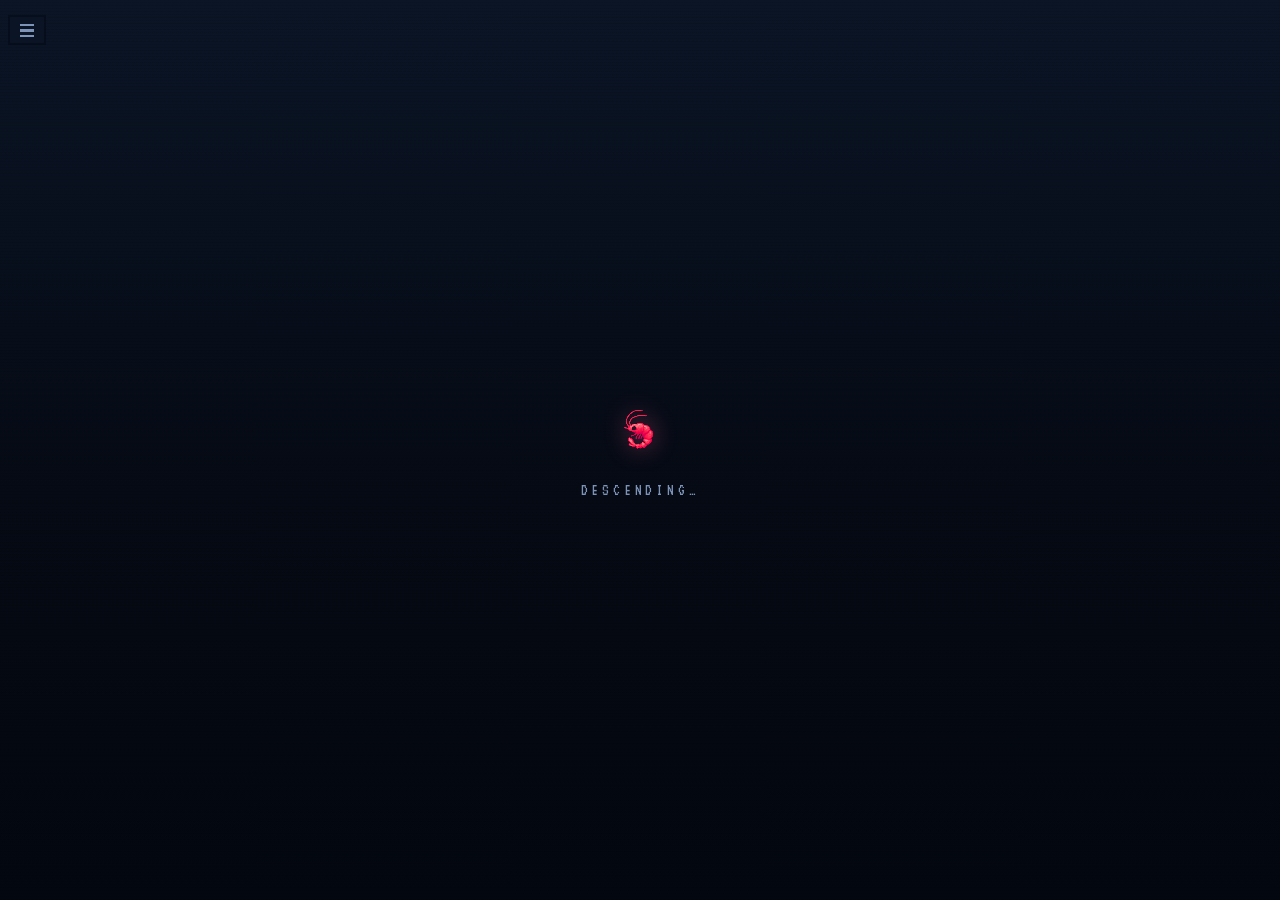
<file: public/index.html>
<!DOCTYPE html>
<html class="vt323_26c3aa8-module__hafF8q__variable vt323_920d828b-module__nj9Loq__variable h-full antialiased" data-dpl-id="dpl_GBGoCFRxtiiPa5E4JoXkPPkCrnRC" lang="en"><head><meta charset="utf-8"/><meta content="width=device-width, initial-scale=1" name="viewport"/><link as="font" crossorigin="" href="_next/static/media/0c8c4ded07fff55c-s.p.2tcyrya9o07vu__q4074ed24.woff2" rel="preload" type="font/woff2"/><link as="image" href="tiers/krillion.png" rel="preload"/><link data-precedence="next" href="_next/static/chunks/3zjwxu8e1eb42__q4074ed24.css" rel="stylesheet"/><link data-precedence="next" href="_next/static/chunks/3_kx93ti11bec__q4074ed24.css" rel="stylesheet"/><link data-precedence="next" href="_next/static/chunks/2r3v7vizz4q-w__q4074ed24.css" rel="stylesheet"/><link data-precedence="next" href="_next/static/chunks/1mocoxd98i93b__q4074ed24.css" rel="stylesheet"/><link as="script" fetchpriority="low" href="_next/static/chunks/0xqeffprgr84u__q4074ed24.js" rel="preload"/><script async="" src="_next/static/chunks/3_8t-sr_tj1-r__q4074ed24.js"></script><script async="" src="_next/static/chunks/12ipbg36xyz91__q4074ed24.js"></script><script async="" src="_next/static/chunks/0t1cupau1mtgy__q4074ed24.js"></script><script async="" src="_next/static/chunks/29as3trynm9qs__q4074ed24.js"></script><script async="" src="_next/static/chunks/turbopack-2xdcsiplu4vqf__q4074ed24.js"></script><script async="" src="_next/static/chunks/0_bwf9t3lddf6__q4074ed24.js"></script><script async="" src="_next/static/chunks/1zii31svdwhs2__q4074ed24.js"></script><script async="" src="_next/static/chunks/3j7raku8mi1py__q4074ed24.js"></script><script async="" src="_next/static/chunks/1ntn7efqc-iiw__q4074ed24.js"></script><script async="" src="_next/static/chunks/3-8ij9y2yo451__q4074ed24.js"></script><script async="" src="_next/static/chunks/3a-0ke44etq7m__q4074ed24.js"></script><link as="script" href="https://www.googletagmanager.com/gtag/js?id=G-T5E40G4DTP" rel="preload"/><meta content="" name="next-size-adjust"/><meta content="#050a14" name="theme-color"/><title>Krillion · the daily dive</title><meta content="Seven prompts a day, same for everyone. Rare answers sink you deeper. Obvious ones barely count. One in a krillion." name="description"/><meta content="Krillion · the daily dive" property="og:title"/><meta content="Seven prompts a day. Rare answers sink you deeper. How far down can you go?" property="og:description"/><meta content="https://krillion.io" property="og:url"/><meta content="Krillion" property="og:site_name"/><meta content="https://krillion.io/og.png" property="og:image"/><meta content="1200" property="og:image:width"/><meta content="630" property="og:image:height"/><meta content="Krillion · the daily dive" property="og:image:alt"/><meta content="website" property="og:type"/><meta content="summary_large_image" name="twitter:card"/><meta content="Krillion · the daily dive" name="twitter:title"/><meta content="Seven prompts a day. Rare answers sink you deeper. How far down can you go?" name="twitter:description"/><meta content="https://krillion.io/og.png" name="twitter:image"/><link href="icon__q464e54d1.png" rel="icon" sizes="256x256" type="image/png"/><link href="apple-icon__q085cce1f.png" rel="apple-touch-icon" sizes="180x180" type="image/png"/><script>(function(){try{if(location.pathname!=="/friends")return;var t=new URLSearchParams(location.hash.slice(1)).get("invite");if(t===null)return;sessionStorage.setItem("krillion:pending-friend-invite",/^[a-f0-9]{64}$/.test(t)?t:"invalid");history.replaceState(null,"",location.pathname+location.search)}catch(e){}})()</script><script>(function(){try{if(localStorage.getItem("krillion-contrast")==="1")document.documentElement.classList.add("colorblind")}catch(e){}})()</script><script nomodule="" src="_next/static/chunks/0cz1d0mv5g_q7__q4074ed24.js"></script></head><body class="min-h-full flex flex-col"><div hidden=""><!--$--><!--/$--></div><button aria-controls="site-menu" aria-expanded="false" aria-haspopup="dialog" aria-label="Open menu" class="SiteMenu-module__22gvxa__trigger" data-diving="false" type="button"><svg aria-hidden="true" fill="currentColor" shape-rendering="crispEdges" viewbox="0 0 20 20"><path d="M2 3h16v3H2zm0 6h16v3H2zm0 6h16v3H2z"></path></svg></button><dialog aria-labelledby="site-menu-title" class="SiteMenu-module__22gvxa__dialog" id="site-menu"><div class="SiteMenu-module__22gvxa__panel"><header class="SiteMenu-module__22gvxa__header"><div><p class="SiteMenu-module__22gvxa__eyebrow">KRILLION</p><h2 id="site-menu-title">Menu</h2></div><button aria-label="Close menu" class="SiteMenu-module__22gvxa__close" type="button">×</button></header><p class="fathom SiteMenu-module__22gvxa__rule"><span>Dive in</span></p><nav aria-label="Main navigation" class="SiteMenu-module__22gvxa__nav"><a href="index.html"><svg aria-hidden="true" class="SiteMenu-module__22gvxa__icon" fill="currentColor" shape-rendering="crispEdges" viewbox="0 0 20 20"><path d="M9 2h2v10h5v2h-2v2h-2v2H8v-2H6v-2H4v-2h5z" fill-rule="evenodd"></path></svg><span>Daily dive</span></a><a href="unlimited/classic.html"><span aria-hidden="true" class="SiteMenu-module__22gvxa__icon SiteMenu-module__22gvxa__symbol">∞</span><span>Unlimited</span></a><a href="archive.html"><span aria-hidden="true" class="SiteMenu-module__22gvxa__icon SiteMenu-module__22gvxa__symbol">⟲</span><span>Archive</span></a><a href="packs.html"><svg aria-hidden="true" class="SiteMenu-module__22gvxa__icon" fill="currentColor" shape-rendering="crispEdges" viewbox="0 0 20 20"><path d="M2 2h6v6H2z M12 2h6v6h-6z M2 12h6v6H2z M12 12h6v6h-6z" fill-rule="evenodd"></path></svg><span>Themed packs</span></a><a href="account.html"><svg aria-hidden="true" class="SiteMenu-module__22gvxa__icon" fill="currentColor" shape-rendering="crispEdges" viewbox="0 0 20 20"><path d="M7 2h6v2h2v6h-2v2H7v-2H5V4h2z M5 14h10v2h2v3H3v-3h2z" fill-rule="evenodd"></path></svg><span>My Krillion</span></a><a href="friends.html"><svg aria-hidden="true" class="SiteMenu-module__22gvxa__icon" fill="currentColor" shape-rendering="crispEdges" viewbox="0 0 20 20"><path d="M3 3h5v6H3z M12 3h5v6h-5z M1 12h9v6H1z M11 12h8v6h-8z" fill-rule="evenodd"></path></svg><span>Friends</span></a><button><svg aria-hidden="true" class="SiteMenu-module__22gvxa__icon" fill="currentColor" shape-rendering="crispEdges" viewbox="0 0 20 20"><path d="M6 4H14V6H16V14H14V16H6V14H4V6H6Z M8 1H12V4H8Z M8 16H12V19H8Z M1 8H4V12H1Z M16 8H19V12H16Z M3 3H6V6H3Z M14 3H17V6H14Z M3 14H6V17H3Z M14 14H17V17H14Z M8 8H12V12H8Z" fill-rule="evenodd"></path></svg><span>Settings</span></button><a href="faq.html"><svg aria-hidden="true" class="SiteMenu-module__22gvxa__icon" fill="currentColor" shape-rendering="crispEdges" viewbox="0 0 20 20"><path d="M5 2h10v2h2v6h-2v2h-4v2H8v-4h5V6H7v2H3V4h2z M8 16h3v3H8z" fill-rule="evenodd"></path></svg><span>FAQ</span></a></nav><a class="MerchLink-module__1I0bdG__link SiteMenu-module__22gvxa__merch" href="https://shop.krillion.io/?utm_source=krillion&amp;utm_medium=game&amp;utm_campaign=merch_launch&amp;utm_content=menu" rel="noopener" target="_blank"><svg aria-hidden="true" class="MerchLink-module__1I0bdG__icon" fill="currentColor" shape-rendering="crispEdges" viewbox="0 0 20 20"><path d="M6 2h2v2h4V2h2v2h2v2h2v4h-4v8H6v-8H2V6h2V4h2z"></path></svg><span class="MerchLink-module__1I0bdG__copy"><span class="MerchLink-module__1I0bdG__label">Merch</span><span class="MerchLink-module__1I0bdG__detail">Tees, sweats &amp; caps</span></span><span aria-hidden="true" class="MerchLink-module__1I0bdG__arrow">↗</span><span class="sr-only"> (opens in a new tab)</span></a><footer class="SiteMenu-module__22gvxa__footer">one in a krillion.</footer></div></dialog><div class="ds-boot"><img alt="" class="krill" height="64" src="tiers/krillion.png" width="64"/><p class="ds-boot-label">descending…</p></div><!--$--><!--/$--><div hidden=""></div><script async="" id="_R_" src="_next/static/chunks/0xqeffprgr84u__q4074ed24.js"></script><script>(self.__next_f=self.__next_f||[]).push([0])</script><script>self.__next_f.push([1,"1:\"$Sreact.fragment\"\n2:I[623524,[\"/_next/static/chunks/0_bwf9t3lddf6.js?dpl=dpl_GBGoCFRxtiiPa5E4JoXkPPkCrnRC\",\"/_next/static/chunks/1zii31svdwhs2.js?dpl=dpl_GBGoCFRxtiiPa5E4JoXkPPkCrnRC\",\"/_next/static/chunks/3j7raku8mi1py.js?dpl=dpl_GBGoCFRxtiiPa5E4JoXkPPkCrnRC\",\"/_next/static/chunks/1ntn7efqc-iiw.js?dpl=dpl_GBGoCFRxtiiPa5E4JoXkPPkCrnRC\",\"/_next/static/chunks/3-8ij9y2yo451.js?dpl=dpl_GBGoCFRxtiiPa5E4JoXkPPkCrnRC\"],\"default\"]\n3:I[271082,[\"/_next/static/chunks/0_bwf9t3lddf6.js?dpl=dpl_GBGoCFRxtiiPa5E4JoXkPPkCrnRC\",\"/_next/static/chunks/1zii31svdwhs2.js?dpl=dpl_GBGoCFRxtiiPa5E4JoXkPPkCrnRC\",\"/_next/static/chunks/3j7raku8mi1py.js?dpl=dpl_GBGoCFRxtiiPa5E4JoXkPPkCrnRC\",\"/_next/static/chunks/1ntn7efqc-iiw.js?dpl=dpl_GBGoCFRxtiiPa5E4JoXkPPkCrnRC\",\"/_next/static/chunks/3-8ij9y2yo451.js?dpl=dpl_GBGoCFRxtiiPa5E4JoXkPPkCrnRC\"],\"default\"]\n4:I[670992,[\"/_next/static/chunks/0_bwf9t3lddf6.js?dpl=dpl_GBGoCFRxtiiPa5E4JoXkPPkCrnRC\",\"/_next/static/chunks/1zii31svdwhs2.js?dpl=dpl_GBGoCFRxtiiPa5E4JoXkPPkCrnRC\",\"/_next/static/chunks/3j7raku8mi1py.js?dpl=dpl_GBGoCFRxtiiPa5E4JoXkPPkCrnRC\",\"/_next/static/chunks/1ntn7efqc-iiw.js?dpl=dpl_GBGoCFRxtiiPa5E4JoXkPPkCrnRC\",\"/_next/static/chunks/3-8ij9y2yo451.js?dpl=dpl_GBGoCFRxtiiPa5E4JoXkPPkCrnRC\"],\"default\"]\n5:I[770816,[\"/_next/static/chunks/0_bwf9t3lddf6.js?dpl=dpl_GBGoCFRxtiiPa5E4JoXkPPkCrnRC\",\"/_next/static/chunks/1zii31svdwhs2.js?dpl=dpl_GBGoCFRxtiiPa5E4JoXkPPkCrnRC\",\"/_next/static/chunks/3j7raku8mi1py.js?dpl=dpl_GBGoCFRxtiiPa5E4JoXkPPkCrnRC\",\"/_next/static/chunks/1ntn7efqc-iiw.js?dpl=dpl_GBGoCFRxtiiPa5E4JoXkPPkCrnRC\",\"/_next/static/chunks/3-8ij9y2yo451.js?dpl=dpl_GBGoCFRxtiiPa5E4JoXkPPkCrnRC\"],\"default\"]\n6:I[339756,[\"/_next/static/chunks/0_bwf9t3lddf6.js?dpl=dpl_GBGoCFRxtiiPa5E4JoXkPPkCrnRC\",\"/_next/static/chunks/1zii31svdwhs2.js?dpl=dpl_GBGoCFRxtiiPa5E4JoXkPPkCrnRC\",\"/_next/static/chunks/3j7raku8mi1py.js?dpl=dpl_GBGoCFRxtiiPa5E4JoXkPPkCrnRC\",\"/_next/static/chunks/1ntn7efqc-iiw.js?dpl=dpl_GBGoCFRxtiiPa5E4JoXkPPkCrnRC\",\"/_next/static/chunks/3-8ij9y2yo451.js?dpl=dpl_GBGoCFRxtiiPa5E4JoXkPPkCrnRC\"],\"default\"]\n7:I[837457,[\"/_next/static/chunks/0_bwf9t3lddf6.js?dpl=dpl_GBGoCFRxtiiPa5E4JoXkPPkCrnRC\",\"/_next/static/chunks/1zii31svdwhs2.js?dpl=dpl_GBGoCFRxtiiPa5E4JoXkPPkCrnRC\",\"/_next/static/chunks/3j7raku8mi1py.js?dpl=dpl_GBGoCFRxtiiPa5E4JoXkPPkCrnRC\",\"/_next/static/chunks/1ntn7efqc-iiw.js?dpl=dpl_GBGoCFRxtiiPa5E4JoXkPPkCrnRC\",\"/_next/static/chunks/3-8ij9y2yo451.js?dpl=dpl_GBGoCFRxtiiPa5E4JoXkPPkCrnRC\"],\"default\"]\n8:I[1900,[\"/_next/static/chunks/0_bwf9t3lddf6.js?dpl=dpl_GBGoCFRxtiiPa5E4JoXkPPkCrnRC\",\"/_next/static/chunks/1zii31svdwhs2.js?dpl=dpl_GBGoCFRxtiiPa5E4JoXkPPkCrnRC\",\"/_next/static/chunks/3j7raku8mi1py.js?dpl=dpl_GBGoCFRxtiiPa5E4JoXkPPkCrnRC\",\"/_next/static/chunks/1ntn7efqc-iiw.js?dpl=dpl_GBGoCFRxtiiPa5E4JoXkPPkCrnRC\",\"/_next/static/chunks/3-8ij9y2yo451.js?dpl=dpl_GBGoCFRxtiiPa5E4JoXkPPkCrnRC\"],\"default\"]\n9:I[654576,[\"/_next/static/chunks/0_bwf9t3lddf6.js?dpl=dpl_GBGoCFRxtiiPa5E4JoXkPPkCrnRC\",\"/_next/static/chunks/1zii31svdwhs2.js?dpl=dpl_GBGoCFRxtiiPa5E4JoXkPPkCrnRC\",\"/_next/static/chunks/3j7raku8mi1py.js?dpl=dpl_GBGoCFRxtiiPa5E4JoXkPPkCrnRC\",\"/_next/static/chunks/1ntn7efqc-iiw.js?dpl=dpl_GBGoCFRxtiiPa5E4JoXkPPkCrnRC\",\"/_next/static/chunks/3-8ij9y2yo451.js?dpl=dpl_GBGoCFRxtiiPa5E4JoXkPPkCrnRC\"],\"GoogleAnalytics\"]\na:I[241341,[\"/_next/static/chunks/0_bwf9t3lddf6.js?dpl=dpl_GBGoCFRxtiiPa5E4JoXkPPkCrnRC\",\"/_next/static/chunks/1zii31svdwhs2.js?dpl=dpl_GBGoCFRxtiiPa5E4JoXkPPkCrnRC\",\"/_next/static/chunks/3j7raku8mi1py.js?dpl=dpl_GBGoCFRxtiiPa5E4JoXkPPkCrnRC\",\"/_next/static/chunks/1ntn7efqc-iiw.js?dpl=dpl_GBGoCFRxtiiPa5E4JoXkPPkCrnRC\",\"/_next/static/chunks/3-8ij9y2yo451.js?dpl=dpl_GBGoCFRxtiiPa5E4JoXkPPkCrnRC\",\"/_next/static/chunks/3a-0ke44etq7m.js?dpl=dpl_GBGoCFRxtiiPa5E4JoXkPPkCrnRC\"],\"default\"]\nb:I[897367,[\"/_next/static/chunks/0_bwf9t3lddf6.js?dpl=dpl_GBGoCFRxtiiPa5E4JoXkPPkCrnRC\",\"/_next/static/chunks/1zii31svdwhs2.js?dpl=dpl_GBGoCFRxtiiPa5E4JoXkPPkCrnRC\",\"/_next/static/chunks/3j7raku8mi1py.js?dpl=dpl_GBGoCFRxtiiPa5E4JoXkPPkCrnRC\",\"/_next/static/chunks/1ntn7efqc-iiw.js?dpl=dpl_GBGoCFRxtiiPa5E4JoXkP"])</script><script>self.__next_f.push([1,"PkCrnRC\",\"/_next/static/chunks/3-8ij9y2yo451.js?dpl=dpl_GBGoCFRxtiiPa5E4JoXkPPkCrnRC\"],\"OutletBoundary\"]\nc:\"$Sreact.suspense\"\ne:I[897367,[\"/_next/static/chunks/0_bwf9t3lddf6.js?dpl=dpl_GBGoCFRxtiiPa5E4JoXkPPkCrnRC\",\"/_next/static/chunks/1zii31svdwhs2.js?dpl=dpl_GBGoCFRxtiiPa5E4JoXkPPkCrnRC\",\"/_next/static/chunks/3j7raku8mi1py.js?dpl=dpl_GBGoCFRxtiiPa5E4JoXkPPkCrnRC\",\"/_next/static/chunks/1ntn7efqc-iiw.js?dpl=dpl_GBGoCFRxtiiPa5E4JoXkPPkCrnRC\",\"/_next/static/chunks/3-8ij9y2yo451.js?dpl=dpl_GBGoCFRxtiiPa5E4JoXkPPkCrnRC\"],\"ViewportBoundary\"]\n10:I[897367,[\"/_next/static/chunks/0_bwf9t3lddf6.js?dpl=dpl_GBGoCFRxtiiPa5E4JoXkPPkCrnRC\",\"/_next/static/chunks/1zii31svdwhs2.js?dpl=dpl_GBGoCFRxtiiPa5E4JoXkPPkCrnRC\",\"/_next/static/chunks/3j7raku8mi1py.js?dpl=dpl_GBGoCFRxtiiPa5E4JoXkPPkCrnRC\",\"/_next/static/chunks/1ntn7efqc-iiw.js?dpl=dpl_GBGoCFRxtiiPa5E4JoXkPPkCrnRC\",\"/_next/static/chunks/3-8ij9y2yo451.js?dpl=dpl_GBGoCFRxtiiPa5E4JoXkPPkCrnRC\"],\"MetadataBoundary\"]\n12:I[168027,[\"/_next/static/chunks/0_bwf9t3lddf6.js?dpl=dpl_GBGoCFRxtiiPa5E4JoXkPPkCrnRC\",\"/_next/static/chunks/1zii31svdwhs2.js?dpl=dpl_GBGoCFRxtiiPa5E4JoXkPPkCrnRC\",\"/_next/static/chunks/3j7raku8mi1py.js?dpl=dpl_GBGoCFRxtiiPa5E4JoXkPPkCrnRC\",\"/_next/static/chunks/1ntn7efqc-iiw.js?dpl=dpl_GBGoCFRxtiiPa5E4JoXkPPkCrnRC\",\"/_next/static/chunks/3-8ij9y2yo451.js?dpl=dpl_GBGoCFRxtiiPa5E4JoXkPPkCrnRC\"],\"default\",1]\n:HL[\"/_next/static/chunks/3zjwxu8e1eb42.css?dpl=dpl_GBGoCFRxtiiPa5E4JoXkPPkCrnRC\",\"style\"]\n:HL[\"/_next/static/chunks/3_kx93ti11bec.css?dpl=dpl_GBGoCFRxtiiPa5E4JoXkPPkCrnRC\",\"style\"]\n:HL[\"/_next/static/chunks/2r3v7vizz4q-w.css?dpl=dpl_GBGoCFRxtiiPa5E4JoXkPPkCrnRC\",\"style\"]\n:HL[\"/_next/static/media/0c8c4ded07fff55c-s.p.2tcyrya9o07vu.woff2?dpl=dpl_GBGoCFRxtiiPa5E4JoXkPPkCrnRC\",\"font\",{\"crossOrigin\":\"\",\"type\":\"font/woff2\"}]\n:HL[\"/_next/static/chunks/1mocoxd98i93b.css?dpl=dpl_GBGoCFRxtiiPa5E4JoXkPPkCrnRC\",\"style\"]\n"])</script><script>self.__next_f.push([1,"0:{\"P\":null,\"c\":[\"\",\"\"],\"q\":\"\",\"i\":false,\"f\":[[[\"\",{\"children\":[\"__PAGE__\",{}]},\"$undefined\",\"$undefined\",16],[[\"$\",\"$1\",\"c\",{\"children\":[[[\"$\",\"link\",\"0\",{\"rel\":\"stylesheet\",\"href\":\"/_next/static/chunks/3zjwxu8e1eb42.css?dpl=dpl_GBGoCFRxtiiPa5E4JoXkPPkCrnRC\",\"precedence\":\"next\",\"crossOrigin\":\"$undefined\",\"nonce\":\"$undefined\"}],[\"$\",\"link\",\"1\",{\"rel\":\"stylesheet\",\"href\":\"/_next/static/chunks/3_kx93ti11bec.css?dpl=dpl_GBGoCFRxtiiPa5E4JoXkPPkCrnRC\",\"precedence\":\"next\",\"crossOrigin\":\"$undefined\",\"nonce\":\"$undefined\"}],[\"$\",\"link\",\"2\",{\"rel\":\"stylesheet\",\"href\":\"/_next/static/chunks/2r3v7vizz4q-w.css?dpl=dpl_GBGoCFRxtiiPa5E4JoXkPPkCrnRC\",\"precedence\":\"next\",\"crossOrigin\":\"$undefined\",\"nonce\":\"$undefined\"}],[\"$\",\"script\",\"script-0\",{\"src\":\"/_next/static/chunks/0_bwf9t3lddf6.js?dpl=dpl_GBGoCFRxtiiPa5E4JoXkPPkCrnRC\",\"async\":true,\"nonce\":\"$undefined\"}],[\"$\",\"script\",\"script-1\",{\"src\":\"/_next/static/chunks/1zii31svdwhs2.js?dpl=dpl_GBGoCFRxtiiPa5E4JoXkPPkCrnRC\",\"async\":true,\"nonce\":\"$undefined\"}],[\"$\",\"script\",\"script-2\",{\"src\":\"/_next/static/chunks/3j7raku8mi1py.js?dpl=dpl_GBGoCFRxtiiPa5E4JoXkPPkCrnRC\",\"async\":true,\"nonce\":\"$undefined\"}],[\"$\",\"script\",\"script-3\",{\"src\":\"/_next/static/chunks/1ntn7efqc-iiw.js?dpl=dpl_GBGoCFRxtiiPa5E4JoXkPPkCrnRC\",\"async\":true,\"nonce\":\"$undefined\"}],[\"$\",\"script\",\"script-4\",{\"src\":\"/_next/static/chunks/3-8ij9y2yo451.js?dpl=dpl_GBGoCFRxtiiPa5E4JoXkPPkCrnRC\",\"async\":true,\"nonce\":\"$undefined\"}]],[\"$\",\"html\",null,{\"lang\":\"en\",\"className\":\"vt323_26c3aa8-module__hafF8q__variable vt323_920d828b-module__nj9Loq__variable h-full antialiased\",\"suppressHydrationWarning\":true,\"children\":[[\"$\",\"head\",null,{\"children\":[[\"$\",\"script\",null,{\"dangerouslySetInnerHTML\":{\"__html\":\"(function(){try{if(location.pathname!==\\\"/friends\\\")return;var t=new URLSearchParams(location.hash.slice(1)).get(\\\"invite\\\");if(t===null)return;sessionStorage.setItem(\\\"krillion:pending-friend-invite\\\",/^[a-f0-9]{64}$/.test(t)?t:\\\"invalid\\\");history.replaceState(null,\\\"\\\",location.pathname+location.search)}catch(e){}})()\"}}],[\"$\",\"script\",null,{\"dangerouslySetInnerHTML\":{\"__html\":\"(function(){try{if(localStorage.getItem(\\\"krillion-contrast\\\")===\\\"1\\\")document.documentElement.classList.add(\\\"colorblind\\\")}catch(e){}})()\"}}]]}],[\"$\",\"body\",null,{\"className\":\"min-h-full flex flex-col\",\"children\":[\"$\",\"$L2\",null,{\"children\":[[\"$\",\"$L3\",null,{\"children\":[[\"$\",\"$L4\",null,{}],[\"$\",\"$L5\",null,{}],[\"$\",\"$L6\",null,{\"parallelRouterKey\":\"children\",\"error\":\"$undefined\",\"errorStyles\":\"$undefined\",\"errorScripts\":\"$undefined\",\"template\":[\"$\",\"$L7\",null,{}],\"templateStyles\":\"$undefined\",\"templateScripts\":\"$undefined\",\"notFound\":[[[\"$\",\"title\",null,{\"children\":\"404: This page could not be found.\"}],[\"$\",\"div\",null,{\"style\":{\"fontFamily\":\"system-ui,\\\"Segoe UI\\\",Roboto,Helvetica,Arial,sans-serif,\\\"Apple Color Emoji\\\",\\\"Segoe UI Emoji\\\"\",\"height\":\"100vh\",\"textAlign\":\"center\",\"display\":\"flex\",\"flexDirection\":\"column\",\"alignItems\":\"center\",\"justifyContent\":\"center\"},\"children\":[\"$\",\"div\",null,{\"children\":[[\"$\",\"style\",null,{\"dangerouslySetInnerHTML\":{\"__html\":\"body{color:#000;background:#fff;margin:0}.next-error-h1{border-right:1px solid rgba(0,0,0,.3)}@media (prefers-color-scheme:dark){body{color:#fff;background:#000}.next-error-h1{border-right:1px solid rgba(255,255,255,.3)}}\"}}],[\"$\",\"h1\",null,{\"className\":\"next-error-h1\",\"style\":{\"display\":\"inline-block\",\"margin\":\"0 20px 0 0\",\"padding\":\"0 23px 0 0\",\"fontSize\":24,\"fontWeight\":500,\"verticalAlign\":\"top\",\"lineHeight\":\"49px\"},\"children\":404}],[\"$\",\"div\",null,{\"style\":{\"display\":\"inline-block\"},\"children\":[\"$\",\"h2\",null,{\"style\":{\"fontSize\":14,\"fontWeight\":400,\"lineHeight\":\"49px\",\"margin\":0},\"children\":\"This page could not be found.\"}]}]]}]}]],[]],\"forbidden\":\"$undefined\",\"unauthorized\":\"$undefined\"}]]}],[\"$\",\"$L8\",null,{}]]}]}],[\"$\",\"$L9\",null,{\"gaId\":\"G-T5E40G4DTP\"}]]}]]}],{\"children\":[[\"$\",\"$1\",\"c\",{\"children\":[[\"$\",\"$La\",null,{}],[[\"$\",\"link\",\"0\",{\"rel\":\"stylesheet\",\"href\":\"/_next/static/chunks/1mocoxd98i93b.css?dpl=dpl_GBGoCFRxtiiPa5E4JoXkPPkCrnRC\",\"precedence\":\"next\",\"crossOrigin\":\"$undefined\",\"nonce\":\"$undefined\"}],[\"$\",\"script\",\"script-0\",{\"src\":\"/_next/static/chunks/3a-0ke44etq7m.js?dpl=dpl_GBGoCFRxtiiPa5E4JoXkPPkCrnRC\",\"async\":true,\"nonce\":\"$undefined\"}]],[\"$\",\"$Lb\",null,{\"children\":[\"$\",\"$c\",null,{\"name\":\"Next.MetadataOutlet\",\"children\":\"$@d\"}]}]]}],{},null,false,null]},null,false,null],[\"$\",\"$1\",\"h\",{\"children\":[null,[\"$\",\"$Le\",null,{\"children\":\"$Lf\"}],[\"$\",\"div\",null,{\"hidden\":true,\"children\":[\"$\",\"$L10\",null,{\"children\":[\"$\",\"$c\",null,{\"name\":\"Next.Metadata\",\"children\":\"$L11\"}]}]}],[\"$\",\"meta\",null,{\"name\":\"next-size-adjust\",\"content\":\"\"}]]}],false]],\"m\":\"$undefined\",\"G\":[\"$12\",[[\"$\",\"link\",\"0\",{\"rel\":\"stylesheet\",\"href\":\"/_next/static/chunks/3zjwxu8e1eb42.css?dpl=dpl_GBGoCFRxtiiPa5E4JoXkPPkCrnRC\",\"precedence\":\"next\",\"crossOrigin\":\"$undefined\",\"nonce\":\"$undefined\"}],\"$L13\",\"$L14\"]],\"S\":true,\"h\":null,\"s\":\"$undefined\",\"l\":\"$undefined\",\"p\":\"$undefined\",\"d\":\"$undefined\"}\n"])</script><script>self.__next_f.push([1,"13:[\"$\",\"link\",\"1\",{\"rel\":\"stylesheet\",\"href\":\"/_next/static/chunks/3_kx93ti11bec.css?dpl=dpl_GBGoCFRxtiiPa5E4JoXkPPkCrnRC\",\"precedence\":\"next\",\"crossOrigin\":\"$undefined\",\"nonce\":\"$undefined\"}]\n14:[\"$\",\"link\",\"2\",{\"rel\":\"stylesheet\",\"href\":\"/_next/static/chunks/2r3v7vizz4q-w.css?dpl=dpl_GBGoCFRxtiiPa5E4JoXkPPkCrnRC\",\"precedence\":\"next\",\"crossOrigin\":\"$undefined\",\"nonce\":\"$undefined\"}]\n"])</script><script>self.__next_f.push([1,"f:[[\"$\",\"meta\",\"0\",{\"charSet\":\"utf-8\"}],[\"$\",\"meta\",\"1\",{\"name\":\"viewport\",\"content\":\"width=device-width, initial-scale=1\"}],[\"$\",\"meta\",\"2\",{\"name\":\"theme-color\",\"content\":\"#050a14\"}]]\n"])</script><script>self.__next_f.push([1,"15:I[27201,[\"/_next/static/chunks/0_bwf9t3lddf6.js?dpl=dpl_GBGoCFRxtiiPa5E4JoXkPPkCrnRC\",\"/_next/static/chunks/1zii31svdwhs2.js?dpl=dpl_GBGoCFRxtiiPa5E4JoXkPPkCrnRC\",\"/_next/static/chunks/3j7raku8mi1py.js?dpl=dpl_GBGoCFRxtiiPa5E4JoXkPPkCrnRC\",\"/_next/static/chunks/1ntn7efqc-iiw.js?dpl=dpl_GBGoCFRxtiiPa5E4JoXkPPkCrnRC\",\"/_next/static/chunks/3-8ij9y2yo451.js?dpl=dpl_GBGoCFRxtiiPa5E4JoXkPPkCrnRC\"],\"IconMark\"]\nd:null\n"])</script><script>self.__next_f.push([1,"11:[[\"$\",\"title\",\"0\",{\"children\":\"Krillion · the daily dive\"}],[\"$\",\"meta\",\"1\",{\"name\":\"description\",\"content\":\"Seven prompts a day, same for everyone. Rare answers sink you deeper. Obvious ones barely count. One in a krillion.\"}],[\"$\",\"meta\",\"2\",{\"property\":\"og:title\",\"content\":\"Krillion · the daily dive\"}],[\"$\",\"meta\",\"3\",{\"property\":\"og:description\",\"content\":\"Seven prompts a day. Rare answers sink you deeper. How far down can you go?\"}],[\"$\",\"meta\",\"4\",{\"property\":\"og:url\",\"content\":\"https://krillion.io\"}],[\"$\",\"meta\",\"5\",{\"property\":\"og:site_name\",\"content\":\"Krillion\"}],[\"$\",\"meta\",\"6\",{\"property\":\"og:image\",\"content\":\"https://krillion.io/og.png\"}],[\"$\",\"meta\",\"7\",{\"property\":\"og:image:width\",\"content\":\"1200\"}],[\"$\",\"meta\",\"8\",{\"property\":\"og:image:height\",\"content\":\"630\"}],[\"$\",\"meta\",\"9\",{\"property\":\"og:image:alt\",\"content\":\"Krillion · the daily dive\"}],[\"$\",\"meta\",\"10\",{\"property\":\"og:type\",\"content\":\"website\"}],[\"$\",\"meta\",\"11\",{\"name\":\"twitter:card\",\"content\":\"summary_large_image\"}],[\"$\",\"meta\",\"12\",{\"name\":\"twitter:title\",\"content\":\"Krillion · the daily dive\"}],[\"$\",\"meta\",\"13\",{\"name\":\"twitter:description\",\"content\":\"Seven prompts a day. Rare answers sink you deeper. How far down can you go?\"}],[\"$\",\"meta\",\"14\",{\"name\":\"twitter:image\",\"content\":\"https://krillion.io/og.png\"}],[\"$\",\"link\",\"15\",{\"rel\":\"icon\",\"href\":\"/icon.png?icon.10narxa3_gvth.png?dpl=dpl_GBGoCFRxtiiPa5E4JoXkPPkCrnRC\",\"sizes\":\"256x256\",\"type\":\"image/png\"}],[\"$\",\"link\",\"16\",{\"rel\":\"apple-touch-icon\",\"href\":\"/apple-icon.png?apple-icon.24b26y9qhjk-g.png?dpl=dpl_GBGoCFRxtiiPa5E4JoXkPPkCrnRC\",\"sizes\":\"180x180\",\"type\":\"image/png\"}],[\"$\",\"$L15\",\"17\",{}]]\n"])</script></body></html>
</file>
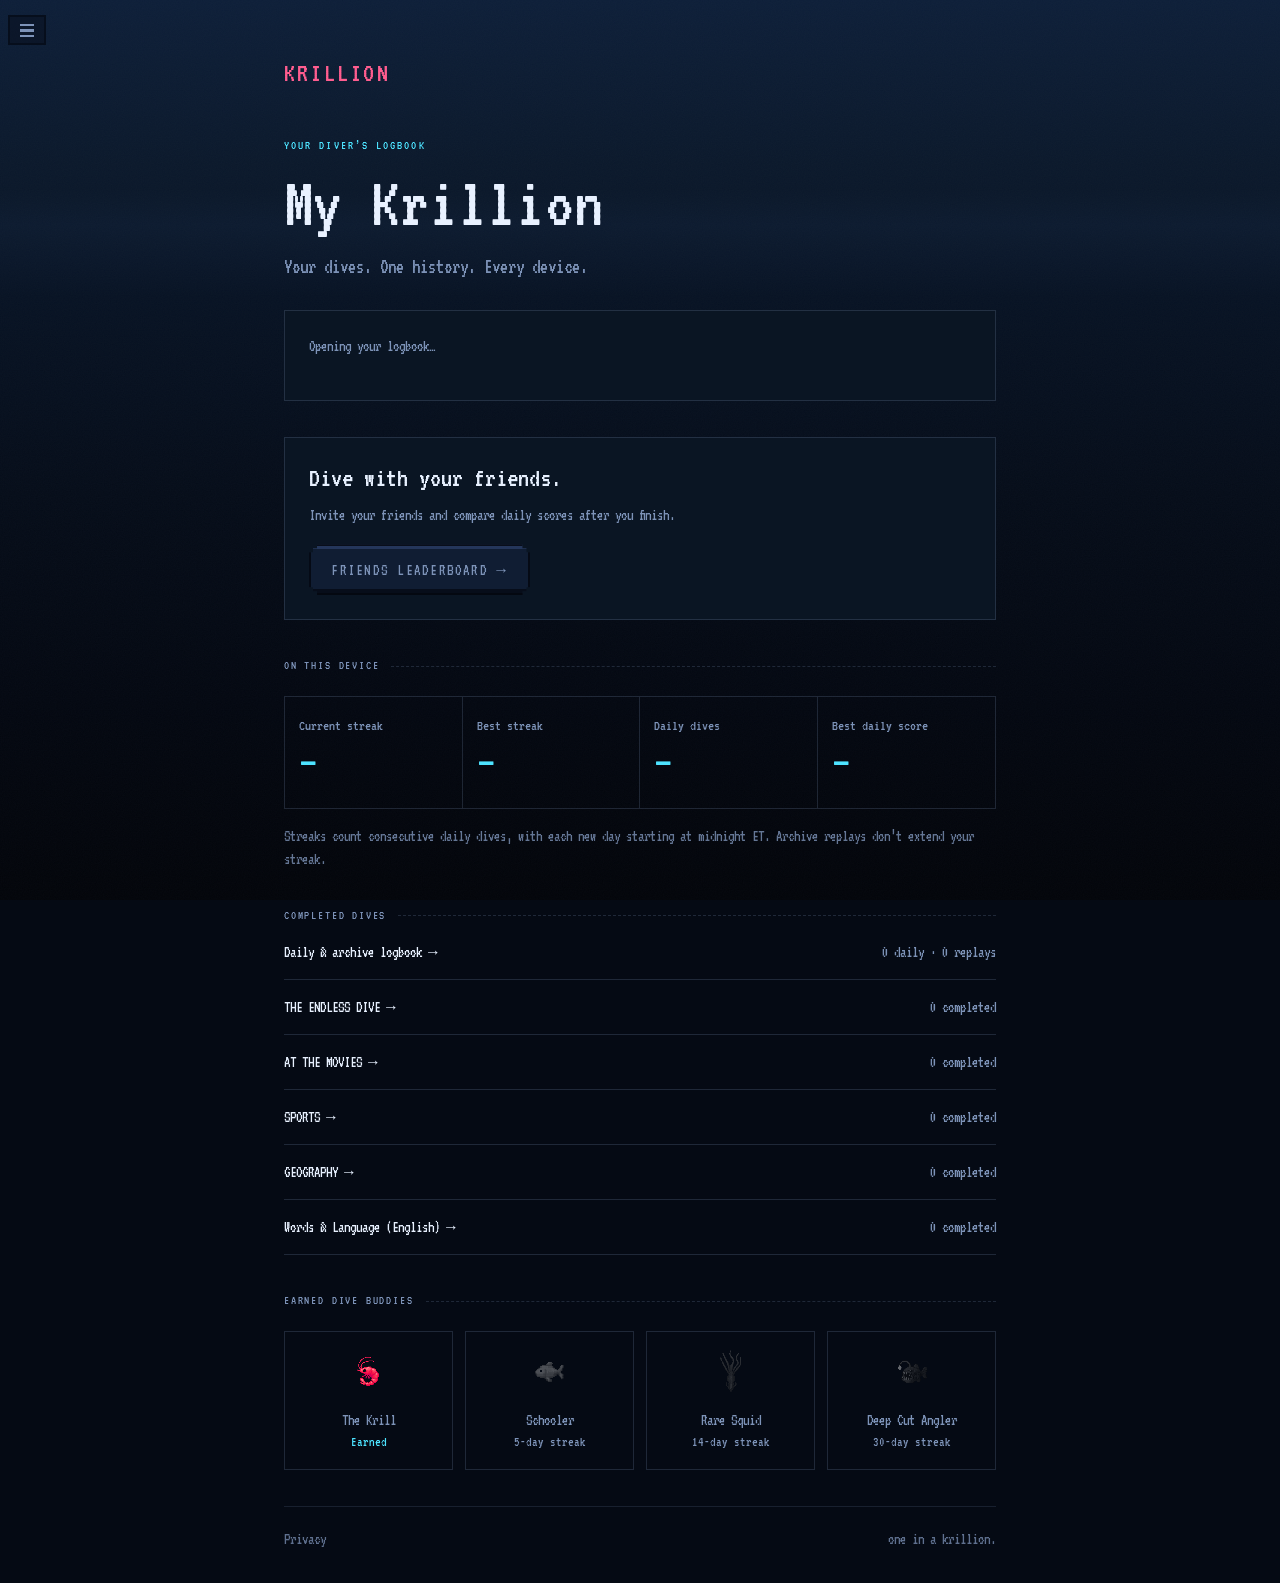
<file: public/account.html>
<!DOCTYPE html>
<html class="vt323_26c3aa8-module__hafF8q__variable vt323_920d828b-module__nj9Loq__variable h-full antialiased" data-dpl-id="dpl_GBGoCFRxtiiPa5E4JoXkPPkCrnRC" lang="en"><head><meta charset="utf-8"/><meta content="width=device-width, initial-scale=1" name="viewport"/><link as="font" crossorigin="" href="_next/static/media/0c8c4ded07fff55c-s.p.2tcyrya9o07vu__q4074ed24.woff2" rel="preload" type="font/woff2"/><link as="image" href="tiers/krillion.png" rel="preload"/><link as="image" href="tiers/schooler.png" rel="preload"/><link as="image" href="tiers/rare.png" rel="preload"/><link as="image" href="tiers/deepcut.png" rel="preload"/><link data-precedence="next" href="_next/static/chunks/3zjwxu8e1eb42__q4074ed24.css" rel="stylesheet"/><link data-precedence="next" href="_next/static/chunks/3_kx93ti11bec__q4074ed24.css" rel="stylesheet"/><link data-precedence="next" href="_next/static/chunks/2r3v7vizz4q-w__q4074ed24.css" rel="stylesheet"/><link data-precedence="next" href="_next/static/chunks/02jn_ktivpkjx__q4074ed24.css" rel="stylesheet"/><link as="script" fetchpriority="low" href="_next/static/chunks/0xqeffprgr84u__q4074ed24.js" rel="preload"/><script async="" src="_next/static/chunks/3_8t-sr_tj1-r__q4074ed24.js"></script><script async="" src="_next/static/chunks/12ipbg36xyz91__q4074ed24.js"></script><script async="" src="_next/static/chunks/0t1cupau1mtgy__q4074ed24.js"></script><script async="" src="_next/static/chunks/29as3trynm9qs__q4074ed24.js"></script><script async="" src="_next/static/chunks/turbopack-2xdcsiplu4vqf__q4074ed24.js"></script><script async="" src="_next/static/chunks/0_bwf9t3lddf6__q4074ed24.js"></script><script async="" src="_next/static/chunks/1zii31svdwhs2__q4074ed24.js"></script><script async="" src="_next/static/chunks/3j7raku8mi1py__q4074ed24.js"></script><script async="" src="_next/static/chunks/1ntn7efqc-iiw__q4074ed24.js"></script><script async="" src="_next/static/chunks/3-8ij9y2yo451__q4074ed24.js"></script><script async="" src="_next/static/chunks/371415z1n8432__q4074ed24.js"></script><link as="script" href="https://www.googletagmanager.com/gtag/js?id=G-T5E40G4DTP" rel="preload"/><meta content="" name="next-size-adjust"/><meta content="#050a14" name="theme-color"/><title>My Krillion</title><meta content="Seven prompts a day, same for everyone. Rare answers sink you deeper. Obvious ones barely count. One in a krillion." name="description"/><meta content="noindex, nofollow" name="robots"/><meta content="Krillion · the daily dive" property="og:title"/><meta content="Seven prompts a day. Rare answers sink you deeper. How far down can you go?" property="og:description"/><meta content="https://krillion.io" property="og:url"/><meta content="Krillion" property="og:site_name"/><meta content="https://krillion.io/og.png" property="og:image"/><meta content="1200" property="og:image:width"/><meta content="630" property="og:image:height"/><meta content="Krillion · the daily dive" property="og:image:alt"/><meta content="website" property="og:type"/><meta content="summary_large_image" name="twitter:card"/><meta content="Krillion · the daily dive" name="twitter:title"/><meta content="Seven prompts a day. Rare answers sink you deeper. How far down can you go?" name="twitter:description"/><meta content="https://krillion.io/og.png" name="twitter:image"/><link href="icon__q464e54d1.png" rel="icon" sizes="256x256" type="image/png"/><link href="apple-icon__q085cce1f.png" rel="apple-touch-icon" sizes="180x180" type="image/png"/><script>(function(){try{if(location.pathname!=="/friends")return;var t=new URLSearchParams(location.hash.slice(1)).get("invite");if(t===null)return;sessionStorage.setItem("krillion:pending-friend-invite",/^[a-f0-9]{64}$/.test(t)?t:"invalid");history.replaceState(null,"",location.pathname+location.search)}catch(e){}})()</script><script>(function(){try{if(localStorage.getItem("krillion-contrast")==="1")document.documentElement.classList.add("colorblind")}catch(e){}})()</script><script nomodule="" src="_next/static/chunks/0cz1d0mv5g_q7__q4074ed24.js"></script></head><body class="min-h-full flex flex-col"><div hidden=""><!--$--><!--/$--></div><button aria-controls="site-menu" aria-expanded="false" aria-haspopup="dialog" aria-label="Open menu" class="SiteMenu-module__22gvxa__trigger" data-diving="false" type="button"><svg aria-hidden="true" fill="currentColor" shape-rendering="crispEdges" viewbox="0 0 20 20"><path d="M2 3h16v3H2zm0 6h16v3H2zm0 6h16v3H2z"></path></svg></button><dialog aria-labelledby="site-menu-title" class="SiteMenu-module__22gvxa__dialog" id="site-menu"><div class="SiteMenu-module__22gvxa__panel"><header class="SiteMenu-module__22gvxa__header"><div><p class="SiteMenu-module__22gvxa__eyebrow">KRILLION</p><h2 id="site-menu-title">Menu</h2></div><button aria-label="Close menu" class="SiteMenu-module__22gvxa__close" type="button">×</button></header><p class="fathom SiteMenu-module__22gvxa__rule"><span>Dive in</span></p><nav aria-label="Main navigation" class="SiteMenu-module__22gvxa__nav"><a href="index.html"><svg aria-hidden="true" class="SiteMenu-module__22gvxa__icon" fill="currentColor" shape-rendering="crispEdges" viewbox="0 0 20 20"><path d="M9 2h2v10h5v2h-2v2h-2v2H8v-2H6v-2H4v-2h5z" fill-rule="evenodd"></path></svg><span>Daily dive</span></a><a href="unlimited/classic.html"><span aria-hidden="true" class="SiteMenu-module__22gvxa__icon SiteMenu-module__22gvxa__symbol">∞</span><span>Unlimited</span></a><a href="archive.html"><span aria-hidden="true" class="SiteMenu-module__22gvxa__icon SiteMenu-module__22gvxa__symbol">⟲</span><span>Archive</span></a><a href="packs.html"><svg aria-hidden="true" class="SiteMenu-module__22gvxa__icon" fill="currentColor" shape-rendering="crispEdges" viewbox="0 0 20 20"><path d="M2 2h6v6H2z M12 2h6v6h-6z M2 12h6v6H2z M12 12h6v6h-6z" fill-rule="evenodd"></path></svg><span>Themed packs</span></a><a href="account.html"><svg aria-hidden="true" class="SiteMenu-module__22gvxa__icon" fill="currentColor" shape-rendering="crispEdges" viewbox="0 0 20 20"><path d="M7 2h6v2h2v6h-2v2H7v-2H5V4h2z M5 14h10v2h2v3H3v-3h2z" fill-rule="evenodd"></path></svg><span>My Krillion</span></a><a href="friends.html"><svg aria-hidden="true" class="SiteMenu-module__22gvxa__icon" fill="currentColor" shape-rendering="crispEdges" viewbox="0 0 20 20"><path d="M3 3h5v6H3z M12 3h5v6h-5z M1 12h9v6H1z M11 12h8v6h-8z" fill-rule="evenodd"></path></svg><span>Friends</span></a><button><svg aria-hidden="true" class="SiteMenu-module__22gvxa__icon" fill="currentColor" shape-rendering="crispEdges" viewbox="0 0 20 20"><path d="M6 4H14V6H16V14H14V16H6V14H4V6H6Z M8 1H12V4H8Z M8 16H12V19H8Z M1 8H4V12H1Z M16 8H19V12H16Z M3 3H6V6H3Z M14 3H17V6H14Z M3 14H6V17H3Z M14 14H17V17H14Z M8 8H12V12H8Z" fill-rule="evenodd"></path></svg><span>Settings</span></button><a href="faq.html"><svg aria-hidden="true" class="SiteMenu-module__22gvxa__icon" fill="currentColor" shape-rendering="crispEdges" viewbox="0 0 20 20"><path d="M5 2h10v2h2v6h-2v2h-4v2H8v-4h5V6H7v2H3V4h2z M8 16h3v3H8z" fill-rule="evenodd"></path></svg><span>FAQ</span></a></nav><a class="MerchLink-module__1I0bdG__link SiteMenu-module__22gvxa__merch" href="https://shop.krillion.io/?utm_source=krillion&amp;utm_medium=game&amp;utm_campaign=merch_launch&amp;utm_content=menu" rel="noopener" target="_blank"><svg aria-hidden="true" class="MerchLink-module__1I0bdG__icon" fill="currentColor" shape-rendering="crispEdges" viewbox="0 0 20 20"><path d="M6 2h2v2h4V2h2v2h2v2h2v4h-4v8H6v-8H2V6h2V4h2z"></path></svg><span class="MerchLink-module__1I0bdG__copy"><span class="MerchLink-module__1I0bdG__label">Merch</span><span class="MerchLink-module__1I0bdG__detail">Tees, sweats &amp; caps</span></span><span aria-hidden="true" class="MerchLink-module__1I0bdG__arrow">↗</span><span class="sr-only"> (opens in a new tab)</span></a><footer class="SiteMenu-module__22gvxa__footer">one in a krillion.</footer></div></dialog><main class="AccountPage-module__SGy9WG__page"><a class="AccountPage-module__SGy9WG__brand" href="index.html">KRILLION</a><header class="AccountPage-module__SGy9WG__header"><p class="AccountPage-module__SGy9WG__eyebrow">YOUR DIVER’S LOGBOOK</p><h1>My Krillion</h1><p>Your dives. One history. Every device.</p></header><section aria-label="Account" class="AccountPage-module__SGy9WG__identity"><p role="status">Opening your logbook…</p></section><section aria-label="Friends" class="AccountPage-module__SGy9WG__identity"><h2>Dive with your friends.</h2><p>Invite your friends and compare daily scores after you finish.</p><a class="btn-quiet AccountPage-module__SGy9WG__friendsLink" href="friends.html">Friends leaderboard →</a></section><section aria-labelledby="stats-title"><h2 class="fathom" id="stats-title"><span>On this device</span></h2><dl class="AccountPage-module__SGy9WG__stats"><div><dt>Current streak</dt><dd>—</dd></div><div><dt>Best streak</dt><dd>—</dd></div><div><dt>Daily dives</dt><dd>—</dd></div><div><dt>Best daily score</dt><dd>—</dd></div></dl><p class="AccountPage-module__SGy9WG__note">Streaks count consecutive daily dives, with each new day starting at midnight ET. Archive replays don’t extend your streak.</p></section><section aria-labelledby="history-title"><h2 class="fathom" id="history-title"><span>Completed dives</span></h2><div class="AccountPage-module__SGy9WG__historyRow"><a href="archive.html">Daily &amp; archive logbook →</a><span>0<!-- --> daily · <!-- -->0<!-- --> replays</span></div><div class="AccountPage-module__SGy9WG__historyRow"><a href="unlimited/classic.html">THE ENDLESS DIVE<!-- --> →</a><span>0<!-- --> completed</span></div><div class="AccountPage-module__SGy9WG__historyRow"><a href="https://krillion.io/movies">AT THE MOVIES<!-- --> →</a><span>0<!-- --> completed</span></div><div class="AccountPage-module__SGy9WG__historyRow"><a href="https://krillion.io/sports">SPORTS<!-- --> →</a><span>0<!-- --> completed</span></div><div class="AccountPage-module__SGy9WG__historyRow"><a href="https://krillion.io/geography">GEOGRAPHY<!-- --> →</a><span>0<!-- --> completed</span></div><div class="AccountPage-module__SGy9WG__historyRow"><a href="https://krillion.io/lexicon">Words &amp; Language (English)<!-- --> →</a><span>0<!-- --> completed</span></div></section><section aria-labelledby="buddies-title"><h2 class="fathom" id="buddies-title"><span>Earned dive buddies</span></h2><div class="AccountPage-module__SGy9WG__buddies"><div data-earned="true"><img alt="" height="48" src="tiers/krillion.png" width="48"/><span>The Krill</span><small>Earned</small></div><div data-earned="false"><img alt="" height="48" src="tiers/schooler.png" width="48"/><span>Schooler</span><small>5-day streak</small></div><div data-earned="false"><img alt="" height="48" src="tiers/rare.png" width="48"/><span>Rare Squid</span><small>14-day streak</small></div><div data-earned="false"><img alt="" height="48" src="tiers/deepcut.png" width="48"/><span>Deep Cut Angler</span><small>30-day streak</small></div></div></section><footer class="AccountPage-module__SGy9WG__footer"><a href="https://krillion.io/privacy">Privacy</a><span>one in a krillion.</span></footer></main><!--$--><!--/$--><div hidden=""></div><script async="" id="_R_" src="_next/static/chunks/0xqeffprgr84u__q4074ed24.js"></script><script>(self.__next_f=self.__next_f||[]).push([0])</script><script>self.__next_f.push([1,"1:\"$Sreact.fragment\"\n2:I[623524,[\"/_next/static/chunks/0_bwf9t3lddf6.js?dpl=dpl_GBGoCFRxtiiPa5E4JoXkPPkCrnRC\",\"/_next/static/chunks/1zii31svdwhs2.js?dpl=dpl_GBGoCFRxtiiPa5E4JoXkPPkCrnRC\",\"/_next/static/chunks/3j7raku8mi1py.js?dpl=dpl_GBGoCFRxtiiPa5E4JoXkPPkCrnRC\",\"/_next/static/chunks/1ntn7efqc-iiw.js?dpl=dpl_GBGoCFRxtiiPa5E4JoXkPPkCrnRC\",\"/_next/static/chunks/3-8ij9y2yo451.js?dpl=dpl_GBGoCFRxtiiPa5E4JoXkPPkCrnRC\"],\"default\"]\n3:I[271082,[\"/_next/static/chunks/0_bwf9t3lddf6.js?dpl=dpl_GBGoCFRxtiiPa5E4JoXkPPkCrnRC\",\"/_next/static/chunks/1zii31svdwhs2.js?dpl=dpl_GBGoCFRxtiiPa5E4JoXkPPkCrnRC\",\"/_next/static/chunks/3j7raku8mi1py.js?dpl=dpl_GBGoCFRxtiiPa5E4JoXkPPkCrnRC\",\"/_next/static/chunks/1ntn7efqc-iiw.js?dpl=dpl_GBGoCFRxtiiPa5E4JoXkPPkCrnRC\",\"/_next/static/chunks/3-8ij9y2yo451.js?dpl=dpl_GBGoCFRxtiiPa5E4JoXkPPkCrnRC\"],\"default\"]\n4:I[670992,[\"/_next/static/chunks/0_bwf9t3lddf6.js?dpl=dpl_GBGoCFRxtiiPa5E4JoXkPPkCrnRC\",\"/_next/static/chunks/1zii31svdwhs2.js?dpl=dpl_GBGoCFRxtiiPa5E4JoXkPPkCrnRC\",\"/_next/static/chunks/3j7raku8mi1py.js?dpl=dpl_GBGoCFRxtiiPa5E4JoXkPPkCrnRC\",\"/_next/static/chunks/1ntn7efqc-iiw.js?dpl=dpl_GBGoCFRxtiiPa5E4JoXkPPkCrnRC\",\"/_next/static/chunks/3-8ij9y2yo451.js?dpl=dpl_GBGoCFRxtiiPa5E4JoXkPPkCrnRC\"],\"default\"]\n5:I[770816,[\"/_next/static/chunks/0_bwf9t3lddf6.js?dpl=dpl_GBGoCFRxtiiPa5E4JoXkPPkCrnRC\",\"/_next/static/chunks/1zii31svdwhs2.js?dpl=dpl_GBGoCFRxtiiPa5E4JoXkPPkCrnRC\",\"/_next/static/chunks/3j7raku8mi1py.js?dpl=dpl_GBGoCFRxtiiPa5E4JoXkPPkCrnRC\",\"/_next/static/chunks/1ntn7efqc-iiw.js?dpl=dpl_GBGoCFRxtiiPa5E4JoXkPPkCrnRC\",\"/_next/static/chunks/3-8ij9y2yo451.js?dpl=dpl_GBGoCFRxtiiPa5E4JoXkPPkCrnRC\"],\"default\"]\n6:I[339756,[\"/_next/static/chunks/0_bwf9t3lddf6.js?dpl=dpl_GBGoCFRxtiiPa5E4JoXkPPkCrnRC\",\"/_next/static/chunks/1zii31svdwhs2.js?dpl=dpl_GBGoCFRxtiiPa5E4JoXkPPkCrnRC\",\"/_next/static/chunks/3j7raku8mi1py.js?dpl=dpl_GBGoCFRxtiiPa5E4JoXkPPkCrnRC\",\"/_next/static/chunks/1ntn7efqc-iiw.js?dpl=dpl_GBGoCFRxtiiPa5E4JoXkPPkCrnRC\",\"/_next/static/chunks/3-8ij9y2yo451.js?dpl=dpl_GBGoCFRxtiiPa5E4JoXkPPkCrnRC\"],\"default\"]\n7:I[837457,[\"/_next/static/chunks/0_bwf9t3lddf6.js?dpl=dpl_GBGoCFRxtiiPa5E4JoXkPPkCrnRC\",\"/_next/static/chunks/1zii31svdwhs2.js?dpl=dpl_GBGoCFRxtiiPa5E4JoXkPPkCrnRC\",\"/_next/static/chunks/3j7raku8mi1py.js?dpl=dpl_GBGoCFRxtiiPa5E4JoXkPPkCrnRC\",\"/_next/static/chunks/1ntn7efqc-iiw.js?dpl=dpl_GBGoCFRxtiiPa5E4JoXkPPkCrnRC\",\"/_next/static/chunks/3-8ij9y2yo451.js?dpl=dpl_GBGoCFRxtiiPa5E4JoXkPPkCrnRC\"],\"default\"]\n8:I[1900,[\"/_next/static/chunks/0_bwf9t3lddf6.js?dpl=dpl_GBGoCFRxtiiPa5E4JoXkPPkCrnRC\",\"/_next/static/chunks/1zii31svdwhs2.js?dpl=dpl_GBGoCFRxtiiPa5E4JoXkPPkCrnRC\",\"/_next/static/chunks/3j7raku8mi1py.js?dpl=dpl_GBGoCFRxtiiPa5E4JoXkPPkCrnRC\",\"/_next/static/chunks/1ntn7efqc-iiw.js?dpl=dpl_GBGoCFRxtiiPa5E4JoXkPPkCrnRC\",\"/_next/static/chunks/3-8ij9y2yo451.js?dpl=dpl_GBGoCFRxtiiPa5E4JoXkPPkCrnRC\"],\"default\"]\n9:I[654576,[\"/_next/static/chunks/0_bwf9t3lddf6.js?dpl=dpl_GBGoCFRxtiiPa5E4JoXkPPkCrnRC\",\"/_next/static/chunks/1zii31svdwhs2.js?dpl=dpl_GBGoCFRxtiiPa5E4JoXkPPkCrnRC\",\"/_next/static/chunks/3j7raku8mi1py.js?dpl=dpl_GBGoCFRxtiiPa5E4JoXkPPkCrnRC\",\"/_next/static/chunks/1ntn7efqc-iiw.js?dpl=dpl_GBGoCFRxtiiPa5E4JoXkPPkCrnRC\",\"/_next/static/chunks/3-8ij9y2yo451.js?dpl=dpl_GBGoCFRxtiiPa5E4JoXkPPkCrnRC\"],\"GoogleAnalytics\"]\na:I[108289,[\"/_next/static/chunks/0_bwf9t3lddf6.js?dpl=dpl_GBGoCFRxtiiPa5E4JoXkPPkCrnRC\",\"/_next/static/chunks/1zii31svdwhs2.js?dpl=dpl_GBGoCFRxtiiPa5E4JoXkPPkCrnRC\",\"/_next/static/chunks/3j7raku8mi1py.js?dpl=dpl_GBGoCFRxtiiPa5E4JoXkPPkCrnRC\",\"/_next/static/chunks/1ntn7efqc-iiw.js?dpl=dpl_GBGoCFRxtiiPa5E4JoXkPPkCrnRC\",\"/_next/static/chunks/3-8ij9y2yo451.js?dpl=dpl_GBGoCFRxtiiPa5E4JoXkPPkCrnRC\",\"/_next/static/chunks/371415z1n8432.js?dpl=dpl_GBGoCFRxtiiPa5E4JoXkPPkCrnRC\"],\"default\"]\nb:I[897367,[\"/_next/static/chunks/0_bwf9t3lddf6.js?dpl=dpl_GBGoCFRxtiiPa5E4JoXkPPkCrnRC\",\"/_next/static/chunks/1zii31svdwhs2.js?dpl=dpl_GBGoCFRxtiiPa5E4JoXkPPkCrnRC\",\"/_next/static/chunks/3j7raku8mi1py.js?dpl=dpl_GBGoCFRxtiiPa5E4JoXkPPkCrnRC\",\"/_next/static/chunks/1ntn7efqc-iiw.js?dpl=dpl_GBGoCFRxtiiPa5E4JoXkP"])</script><script>self.__next_f.push([1,"PkCrnRC\",\"/_next/static/chunks/3-8ij9y2yo451.js?dpl=dpl_GBGoCFRxtiiPa5E4JoXkPPkCrnRC\"],\"OutletBoundary\"]\nc:\"$Sreact.suspense\"\n10:I[168027,[\"/_next/static/chunks/0_bwf9t3lddf6.js?dpl=dpl_GBGoCFRxtiiPa5E4JoXkPPkCrnRC\",\"/_next/static/chunks/1zii31svdwhs2.js?dpl=dpl_GBGoCFRxtiiPa5E4JoXkPPkCrnRC\",\"/_next/static/chunks/3j7raku8mi1py.js?dpl=dpl_GBGoCFRxtiiPa5E4JoXkPPkCrnRC\",\"/_next/static/chunks/1ntn7efqc-iiw.js?dpl=dpl_GBGoCFRxtiiPa5E4JoXkPPkCrnRC\",\"/_next/static/chunks/3-8ij9y2yo451.js?dpl=dpl_GBGoCFRxtiiPa5E4JoXkPPkCrnRC\"],\"default\",1]\n:HL[\"/_next/static/chunks/3zjwxu8e1eb42.css?dpl=dpl_GBGoCFRxtiiPa5E4JoXkPPkCrnRC\",\"style\"]\n:HL[\"/_next/static/chunks/3_kx93ti11bec.css?dpl=dpl_GBGoCFRxtiiPa5E4JoXkPPkCrnRC\",\"style\"]\n:HL[\"/_next/static/chunks/2r3v7vizz4q-w.css?dpl=dpl_GBGoCFRxtiiPa5E4JoXkPPkCrnRC\",\"style\"]\n:HL[\"/_next/static/media/0c8c4ded07fff55c-s.p.2tcyrya9o07vu.woff2?dpl=dpl_GBGoCFRxtiiPa5E4JoXkPPkCrnRC\",\"font\",{\"crossOrigin\":\"\",\"type\":\"font/woff2\"}]\n:HL[\"/_next/static/chunks/02jn_ktivpkjx.css?dpl=dpl_GBGoCFRxtiiPa5E4JoXkPPkCrnRC\",\"style\"]\n"])</script><script>self.__next_f.push([1,"0:{\"P\":null,\"c\":[\"\",\"account\"],\"q\":\"\",\"i\":false,\"f\":[[[\"\",{\"children\":[\"account\",{\"children\":[\"__PAGE__\",{}]}]},\"$undefined\",\"$undefined\",16],[[\"$\",\"$1\",\"c\",{\"children\":[[[\"$\",\"link\",\"0\",{\"rel\":\"stylesheet\",\"href\":\"/_next/static/chunks/3zjwxu8e1eb42.css?dpl=dpl_GBGoCFRxtiiPa5E4JoXkPPkCrnRC\",\"precedence\":\"next\",\"crossOrigin\":\"$undefined\",\"nonce\":\"$undefined\"}],[\"$\",\"link\",\"1\",{\"rel\":\"stylesheet\",\"href\":\"/_next/static/chunks/3_kx93ti11bec.css?dpl=dpl_GBGoCFRxtiiPa5E4JoXkPPkCrnRC\",\"precedence\":\"next\",\"crossOrigin\":\"$undefined\",\"nonce\":\"$undefined\"}],[\"$\",\"link\",\"2\",{\"rel\":\"stylesheet\",\"href\":\"/_next/static/chunks/2r3v7vizz4q-w.css?dpl=dpl_GBGoCFRxtiiPa5E4JoXkPPkCrnRC\",\"precedence\":\"next\",\"crossOrigin\":\"$undefined\",\"nonce\":\"$undefined\"}],[\"$\",\"script\",\"script-0\",{\"src\":\"/_next/static/chunks/0_bwf9t3lddf6.js?dpl=dpl_GBGoCFRxtiiPa5E4JoXkPPkCrnRC\",\"async\":true,\"nonce\":\"$undefined\"}],[\"$\",\"script\",\"script-1\",{\"src\":\"/_next/static/chunks/1zii31svdwhs2.js?dpl=dpl_GBGoCFRxtiiPa5E4JoXkPPkCrnRC\",\"async\":true,\"nonce\":\"$undefined\"}],[\"$\",\"script\",\"script-2\",{\"src\":\"/_next/static/chunks/3j7raku8mi1py.js?dpl=dpl_GBGoCFRxtiiPa5E4JoXkPPkCrnRC\",\"async\":true,\"nonce\":\"$undefined\"}],[\"$\",\"script\",\"script-3\",{\"src\":\"/_next/static/chunks/1ntn7efqc-iiw.js?dpl=dpl_GBGoCFRxtiiPa5E4JoXkPPkCrnRC\",\"async\":true,\"nonce\":\"$undefined\"}],[\"$\",\"script\",\"script-4\",{\"src\":\"/_next/static/chunks/3-8ij9y2yo451.js?dpl=dpl_GBGoCFRxtiiPa5E4JoXkPPkCrnRC\",\"async\":true,\"nonce\":\"$undefined\"}]],[\"$\",\"html\",null,{\"lang\":\"en\",\"className\":\"vt323_26c3aa8-module__hafF8q__variable vt323_920d828b-module__nj9Loq__variable h-full antialiased\",\"suppressHydrationWarning\":true,\"children\":[[\"$\",\"head\",null,{\"children\":[[\"$\",\"script\",null,{\"dangerouslySetInnerHTML\":{\"__html\":\"(function(){try{if(location.pathname!==\\\"/friends\\\")return;var t=new URLSearchParams(location.hash.slice(1)).get(\\\"invite\\\");if(t===null)return;sessionStorage.setItem(\\\"krillion:pending-friend-invite\\\",/^[a-f0-9]{64}$/.test(t)?t:\\\"invalid\\\");history.replaceState(null,\\\"\\\",location.pathname+location.search)}catch(e){}})()\"}}],[\"$\",\"script\",null,{\"dangerouslySetInnerHTML\":{\"__html\":\"(function(){try{if(localStorage.getItem(\\\"krillion-contrast\\\")===\\\"1\\\")document.documentElement.classList.add(\\\"colorblind\\\")}catch(e){}})()\"}}]]}],[\"$\",\"body\",null,{\"className\":\"min-h-full flex flex-col\",\"children\":[\"$\",\"$L2\",null,{\"children\":[[\"$\",\"$L3\",null,{\"children\":[[\"$\",\"$L4\",null,{}],[\"$\",\"$L5\",null,{}],[\"$\",\"$L6\",null,{\"parallelRouterKey\":\"children\",\"error\":\"$undefined\",\"errorStyles\":\"$undefined\",\"errorScripts\":\"$undefined\",\"template\":[\"$\",\"$L7\",null,{}],\"templateStyles\":\"$undefined\",\"templateScripts\":\"$undefined\",\"notFound\":[[[\"$\",\"title\",null,{\"children\":\"404: This page could not be found.\"}],[\"$\",\"div\",null,{\"style\":{\"fontFamily\":\"system-ui,\\\"Segoe UI\\\",Roboto,Helvetica,Arial,sans-serif,\\\"Apple Color Emoji\\\",\\\"Segoe UI Emoji\\\"\",\"height\":\"100vh\",\"textAlign\":\"center\",\"display\":\"flex\",\"flexDirection\":\"column\",\"alignItems\":\"center\",\"justifyContent\":\"center\"},\"children\":[\"$\",\"div\",null,{\"children\":[[\"$\",\"style\",null,{\"dangerouslySetInnerHTML\":{\"__html\":\"body{color:#000;background:#fff;margin:0}.next-error-h1{border-right:1px solid rgba(0,0,0,.3)}@media (prefers-color-scheme:dark){body{color:#fff;background:#000}.next-error-h1{border-right:1px solid rgba(255,255,255,.3)}}\"}}],[\"$\",\"h1\",null,{\"className\":\"next-error-h1\",\"style\":{\"display\":\"inline-block\",\"margin\":\"0 20px 0 0\",\"padding\":\"0 23px 0 0\",\"fontSize\":24,\"fontWeight\":500,\"verticalAlign\":\"top\",\"lineHeight\":\"49px\"},\"children\":404}],[\"$\",\"div\",null,{\"style\":{\"display\":\"inline-block\"},\"children\":[\"$\",\"h2\",null,{\"style\":{\"fontSize\":14,\"fontWeight\":400,\"lineHeight\":\"49px\",\"margin\":0},\"children\":\"This page could not be found.\"}]}]]}]}]],[]],\"forbidden\":\"$undefined\",\"unauthorized\":\"$undefined\"}]]}],[\"$\",\"$L8\",null,{}]]}]}],[\"$\",\"$L9\",null,{\"gaId\":\"G-T5E40G4DTP\"}]]}]]}],{\"children\":[[\"$\",\"$1\",\"c\",{\"children\":[null,[\"$\",\"$L6\",null,{\"parallelRouterKey\":\"children\",\"error\":\"$undefined\",\"errorStyles\":\"$undefined\",\"errorScripts\":\"$undefined\",\"template\":[\"$\",\"$L7\",null,{}],\"templateStyles\":\"$undefined\",\"templateScripts\":\"$undefined\",\"notFound\":\"$undefined\",\"forbidden\":\"$undefined\",\"unauthorized\":\"$undefined\"}]]}],{\"children\":[[\"$\",\"$1\",\"c\",{\"children\":[[\"$\",\"$La\",null,{}],[[\"$\",\"link\",\"0\",{\"rel\":\"stylesheet\",\"href\":\"/_next/static/chunks/02jn_ktivpkjx.css?dpl=dpl_GBGoCFRxtiiPa5E4JoXkPPkCrnRC\",\"precedence\":\"next\",\"crossOrigin\":\"$undefined\",\"nonce\":\"$undefined\"}],[\"$\",\"script\",\"script-0\",{\"src\":\"/_next/static/chunks/371415z1n8432.js?dpl=dpl_GBGoCFRxtiiPa5E4JoXkPPkCrnRC\",\"async\":true,\"nonce\":\"$undefined\"}]],[\"$\",\"$Lb\",null,{\"children\":[\"$\",\"$c\",null,{\"name\":\"Next.MetadataOutlet\",\"children\":\"$@d\"}]}]]}],{},null,false,null]},null,false,\"$@e\"]},null,false,null],\"$Lf\",false]],\"m\":\"$undefined\",\"G\":[\"$10\",[\"$L11\",\"$L12\",\"$L13\"]],\"S\":true,\"h\":null,\"s\":\"$undefined\",\"l\":\"$undefined\",\"p\":\"$undefined\",\"d\":\"$undefined\"}\n"])</script><script>self.__next_f.push([1,"15:I[897367,[\"/_next/static/chunks/0_bwf9t3lddf6.js?dpl=dpl_GBGoCFRxtiiPa5E4JoXkPPkCrnRC\",\"/_next/static/chunks/1zii31svdwhs2.js?dpl=dpl_GBGoCFRxtiiPa5E4JoXkPPkCrnRC\",\"/_next/static/chunks/3j7raku8mi1py.js?dpl=dpl_GBGoCFRxtiiPa5E4JoXkPPkCrnRC\",\"/_next/static/chunks/1ntn7efqc-iiw.js?dpl=dpl_GBGoCFRxtiiPa5E4JoXkPPkCrnRC\",\"/_next/static/chunks/3-8ij9y2yo451.js?dpl=dpl_GBGoCFRxtiiPa5E4JoXkPPkCrnRC\"],\"ViewportBoundary\"]\n17:I[897367,[\"/_next/static/chunks/0_bwf9t3lddf6.js?dpl=dpl_GBGoCFRxtiiPa5E4JoXkPPkCrnRC\",\"/_next/static/chunks/1zii31svdwhs2.js?dpl=dpl_GBGoCFRxtiiPa5E4JoXkPPkCrnRC\",\"/_next/static/chunks/3j7raku8mi1py.js?dpl=dpl_GBGoCFRxtiiPa5E4JoXkPPkCrnRC\",\"/_next/static/chunks/1ntn7efqc-iiw.js?dpl=dpl_GBGoCFRxtiiPa5E4JoXkPPkCrnRC\",\"/_next/static/chunks/3-8ij9y2yo451.js?dpl=dpl_GBGoCFRxtiiPa5E4JoXkPPkCrnRC\"],\"MetadataBoundary\"]\n14:[]\ne:\"$W14\"\nf:[\"$\",\"$1\",\"h\",{\"children\":[null,[\"$\",\"$L15\",null,{\"children\":\"$L16\"}],[\"$\",\"div\",null,{\"hidden\":true,\"children\":[\"$\",\"$L17\",null,{\"children\":[\"$\",\"$c\",null,{\"name\":\"Next.Metadata\",\"children\":\"$L18\"}]}]}],[\"$\",\"meta\",null,{\"name\":\"next-size-adjust\",\"content\":\"\"}]]}]\n11:[\"$\",\"link\",\"0\",{\"rel\":\"stylesheet\",\"href\":\"/_next/static/chunks/3zjwxu8e1eb42.css?dpl=dpl_GBGoCFRxtiiPa5E4JoXkPPkCrnRC\",\"precedence\":\"next\",\"crossOrigin\":\"$undefined\",\"nonce\":\"$undefined\"}]\n12:[\"$\",\"link\",\"1\",{\"rel\":\"stylesheet\",\"href\":\"/_next/static/chunks/3_kx93ti11bec.css?dpl=dpl_GBGoCFRxtiiPa5E4JoXkPPkCrnRC\",\"precedence\":\"next\",\"crossOrigin\":\"$undefined\",\"nonce\":\"$undefined\"}]\n13:[\"$\",\"link\",\"2\",{\"rel\":\"stylesheet\",\"href\":\"/_next/static/chunks/2r3v7vizz4q-w.css?dpl=dpl_GBGoCFRxtiiPa5E4JoXkPPkCrnRC\",\"precedence\":\"next\",\"crossOrigin\":\"$undefined\",\"nonce\":\"$undefined\"}]\n"])</script><script>self.__next_f.push([1,"16:[[\"$\",\"meta\",\"0\",{\"charSet\":\"utf-8\"}],[\"$\",\"meta\",\"1\",{\"name\":\"viewport\",\"content\":\"width=device-width, initial-scale=1\"}],[\"$\",\"meta\",\"2\",{\"name\":\"theme-color\",\"content\":\"#050a14\"}]]\n"])</script><script>self.__next_f.push([1,"19:I[27201,[\"/_next/static/chunks/0_bwf9t3lddf6.js?dpl=dpl_GBGoCFRxtiiPa5E4JoXkPPkCrnRC\",\"/_next/static/chunks/1zii31svdwhs2.js?dpl=dpl_GBGoCFRxtiiPa5E4JoXkPPkCrnRC\",\"/_next/static/chunks/3j7raku8mi1py.js?dpl=dpl_GBGoCFRxtiiPa5E4JoXkPPkCrnRC\",\"/_next/static/chunks/1ntn7efqc-iiw.js?dpl=dpl_GBGoCFRxtiiPa5E4JoXkPPkCrnRC\",\"/_next/static/chunks/3-8ij9y2yo451.js?dpl=dpl_GBGoCFRxtiiPa5E4JoXkPPkCrnRC\"],\"IconMark\"]\nd:null\n"])</script><script>self.__next_f.push([1,"18:[[\"$\",\"title\",\"0\",{\"children\":\"My Krillion\"}],[\"$\",\"meta\",\"1\",{\"name\":\"description\",\"content\":\"Seven prompts a day, same for everyone. Rare answers sink you deeper. Obvious ones barely count. One in a krillion.\"}],[\"$\",\"meta\",\"2\",{\"name\":\"robots\",\"content\":\"noindex, nofollow\"}],[\"$\",\"meta\",\"3\",{\"property\":\"og:title\",\"content\":\"Krillion · the daily dive\"}],[\"$\",\"meta\",\"4\",{\"property\":\"og:description\",\"content\":\"Seven prompts a day. Rare answers sink you deeper. How far down can you go?\"}],[\"$\",\"meta\",\"5\",{\"property\":\"og:url\",\"content\":\"https://krillion.io\"}],[\"$\",\"meta\",\"6\",{\"property\":\"og:site_name\",\"content\":\"Krillion\"}],[\"$\",\"meta\",\"7\",{\"property\":\"og:image\",\"content\":\"https://krillion.io/og.png\"}],[\"$\",\"meta\",\"8\",{\"property\":\"og:image:width\",\"content\":\"1200\"}],[\"$\",\"meta\",\"9\",{\"property\":\"og:image:height\",\"content\":\"630\"}],[\"$\",\"meta\",\"10\",{\"property\":\"og:image:alt\",\"content\":\"Krillion · the daily dive\"}],[\"$\",\"meta\",\"11\",{\"property\":\"og:type\",\"content\":\"website\"}],[\"$\",\"meta\",\"12\",{\"name\":\"twitter:card\",\"content\":\"summary_large_image\"}],[\"$\",\"meta\",\"13\",{\"name\":\"twitter:title\",\"content\":\"Krillion · the daily dive\"}],[\"$\",\"meta\",\"14\",{\"name\":\"twitter:description\",\"content\":\"Seven prompts a day. Rare answers sink you deeper. How far down can you go?\"}],[\"$\",\"meta\",\"15\",{\"name\":\"twitter:image\",\"content\":\"https://krillion.io/og.png\"}],[\"$\",\"link\",\"16\",{\"rel\":\"icon\",\"href\":\"/icon.png?icon.10narxa3_gvth.png?dpl=dpl_GBGoCFRxtiiPa5E4JoXkPPkCrnRC\",\"sizes\":\"256x256\",\"type\":\"image/png\"}],[\"$\",\"link\",\"17\",{\"rel\":\"apple-touch-icon\",\"href\":\"/apple-icon.png?apple-icon.24b26y9qhjk-g.png?dpl=dpl_GBGoCFRxtiiPa5E4JoXkPPkCrnRC\",\"sizes\":\"180x180\",\"type\":\"image/png\"}],[\"$\",\"$L19\",\"18\",{}]]\n"])</script></body></html>
</file>
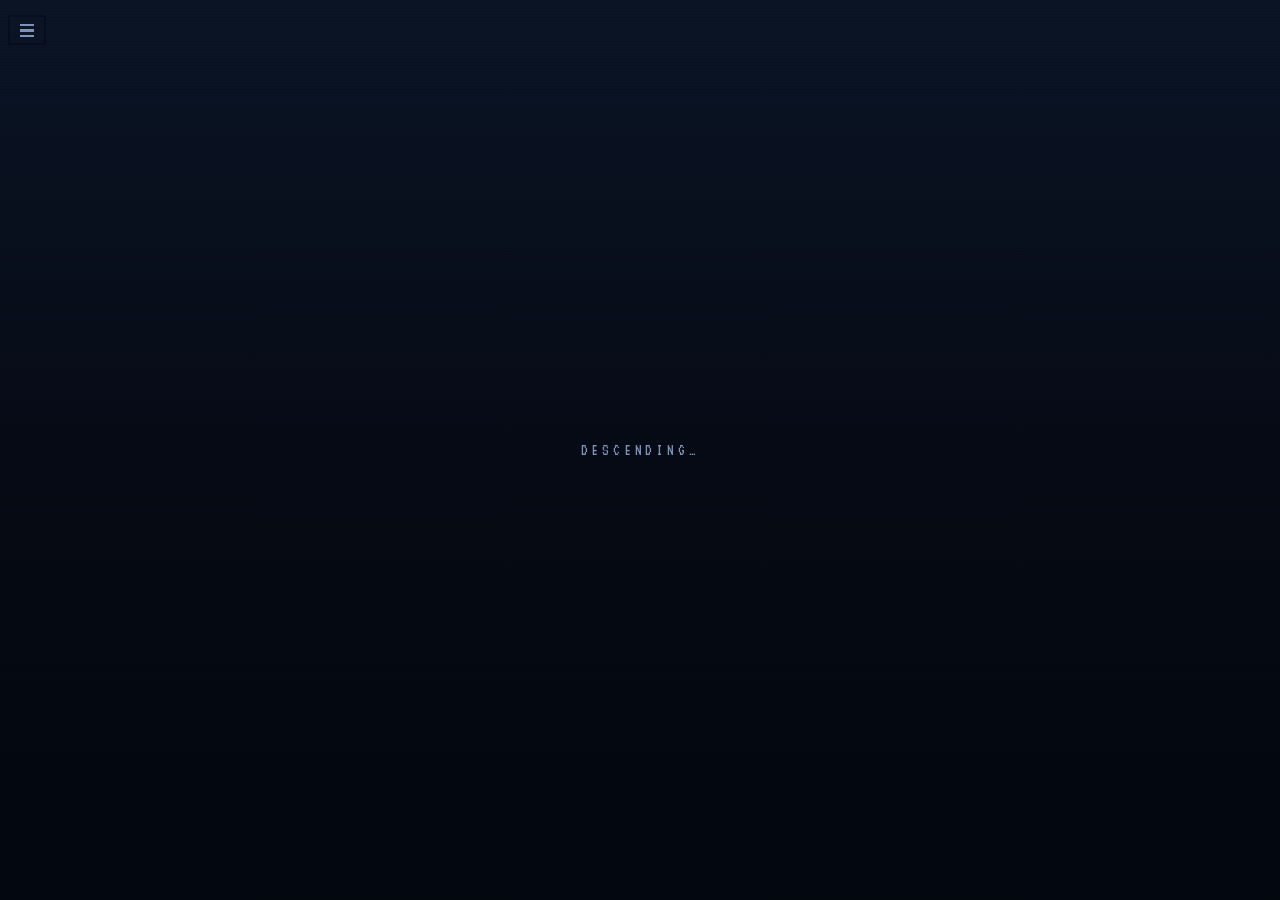
<file: public/archive.html>
<!DOCTYPE html>
<html class="vt323_26c3aa8-module__hafF8q__variable vt323_920d828b-module__nj9Loq__variable h-full antialiased" data-dpl-id="dpl_GBGoCFRxtiiPa5E4JoXkPPkCrnRC" lang="en"><head><meta charset="utf-8"/><meta content="width=device-width, initial-scale=1" name="viewport"/><link as="font" crossorigin="" href="_next/static/media/0c8c4ded07fff55c-s.p.2tcyrya9o07vu__q4074ed24.woff2" rel="preload" type="font/woff2"/><link data-precedence="next" href="_next/static/chunks/3zjwxu8e1eb42__q4074ed24.css" rel="stylesheet"/><link data-precedence="next" href="_next/static/chunks/3_kx93ti11bec__q4074ed24.css" rel="stylesheet"/><link data-precedence="next" href="_next/static/chunks/2r3v7vizz4q-w__q4074ed24.css" rel="stylesheet"/><link data-precedence="next" href="_next/static/chunks/1mocoxd98i93b__q4074ed24.css" rel="stylesheet"/><link data-precedence="next" href="_next/static/chunks/3j9no1a_hemcb__q4074ed24.css" rel="stylesheet"/><link data-precedence="next" href="_next/static/chunks/1sdnqd5asdcl8__q4074ed24.css" rel="stylesheet"/><link as="script" fetchpriority="low" href="_next/static/chunks/0xqeffprgr84u__q4074ed24.js" rel="preload"/><script async="" src="_next/static/chunks/3_8t-sr_tj1-r__q4074ed24.js"></script><script async="" src="_next/static/chunks/12ipbg36xyz91__q4074ed24.js"></script><script async="" src="_next/static/chunks/0t1cupau1mtgy__q4074ed24.js"></script><script async="" src="_next/static/chunks/29as3trynm9qs__q4074ed24.js"></script><script async="" src="_next/static/chunks/turbopack-2xdcsiplu4vqf__q4074ed24.js"></script><script async="" src="_next/static/chunks/0_bwf9t3lddf6__q4074ed24.js"></script><script async="" src="_next/static/chunks/1zii31svdwhs2__q4074ed24.js"></script><script async="" src="_next/static/chunks/3j7raku8mi1py__q4074ed24.js"></script><script async="" src="_next/static/chunks/1ntn7efqc-iiw__q4074ed24.js"></script><script async="" src="_next/static/chunks/3-8ij9y2yo451__q4074ed24.js"></script><script async="" src="_next/static/chunks/24pnyv0cy05i-__q4074ed24.js"></script><script async="" src="_next/static/chunks/3im5zgwj-l9lc__q4074ed24.js"></script><script async="" src="_next/static/chunks/2m0__9bm3qc32__q4074ed24.js"></script><link as="script" href="https://www.googletagmanager.com/gtag/js?id=G-T5E40G4DTP" rel="preload"/><meta content="" name="next-size-adjust"/><meta content="#050a14" name="theme-color"/><title>Krillion · the daily dive</title><meta content="Seven prompts a day, same for everyone. Rare answers sink you deeper. Obvious ones barely count. One in a krillion." name="description"/><meta content="Krillion · the daily dive" property="og:title"/><meta content="Seven prompts a day. Rare answers sink you deeper. How far down can you go?" property="og:description"/><meta content="https://krillion.io" property="og:url"/><meta content="Krillion" property="og:site_name"/><meta content="https://krillion.io/og.png" property="og:image"/><meta content="1200" property="og:image:width"/><meta content="630" property="og:image:height"/><meta content="Krillion · the daily dive" property="og:image:alt"/><meta content="website" property="og:type"/><meta content="summary_large_image" name="twitter:card"/><meta content="Krillion · the daily dive" name="twitter:title"/><meta content="Seven prompts a day. Rare answers sink you deeper. How far down can you go?" name="twitter:description"/><meta content="https://krillion.io/og.png" name="twitter:image"/><link href="icon__q464e54d1.png" rel="icon" sizes="256x256" type="image/png"/><link href="apple-icon__q085cce1f.png" rel="apple-touch-icon" sizes="180x180" type="image/png"/><script>(function(){try{if(location.pathname!=="/friends")return;var t=new URLSearchParams(location.hash.slice(1)).get("invite");if(t===null)return;sessionStorage.setItem("krillion:pending-friend-invite",/^[a-f0-9]{64}$/.test(t)?t:"invalid");history.replaceState(null,"",location.pathname+location.search)}catch(e){}})()</script><script>(function(){try{if(localStorage.getItem("krillion-contrast")==="1")document.documentElement.classList.add("colorblind")}catch(e){}})()</script><script nomodule="" src="_next/static/chunks/0cz1d0mv5g_q7__q4074ed24.js"></script></head><body class="min-h-full flex flex-col"><div hidden=""><!--$--><!--/$--></div><button aria-controls="site-menu" aria-expanded="false" aria-haspopup="dialog" aria-label="Open menu" class="SiteMenu-module__22gvxa__trigger" data-diving="false" type="button"><svg aria-hidden="true" fill="currentColor" shape-rendering="crispEdges" viewbox="0 0 20 20"><path d="M2 3h16v3H2zm0 6h16v3H2zm0 6h16v3H2z"></path></svg></button><dialog aria-labelledby="site-menu-title" class="SiteMenu-module__22gvxa__dialog" id="site-menu"><div class="SiteMenu-module__22gvxa__panel"><header class="SiteMenu-module__22gvxa__header"><div><p class="SiteMenu-module__22gvxa__eyebrow">KRILLION</p><h2 id="site-menu-title">Menu</h2></div><button aria-label="Close menu" class="SiteMenu-module__22gvxa__close" type="button">×</button></header><p class="fathom SiteMenu-module__22gvxa__rule"><span>Dive in</span></p><nav aria-label="Main navigation" class="SiteMenu-module__22gvxa__nav"><a href="index.html"><svg aria-hidden="true" class="SiteMenu-module__22gvxa__icon" fill="currentColor" shape-rendering="crispEdges" viewbox="0 0 20 20"><path d="M9 2h2v10h5v2h-2v2h-2v2H8v-2H6v-2H4v-2h5z" fill-rule="evenodd"></path></svg><span>Daily dive</span></a><a href="unlimited/classic.html"><span aria-hidden="true" class="SiteMenu-module__22gvxa__icon SiteMenu-module__22gvxa__symbol">∞</span><span>Unlimited</span></a><a href="archive.html"><span aria-hidden="true" class="SiteMenu-module__22gvxa__icon SiteMenu-module__22gvxa__symbol">⟲</span><span>Archive</span></a><a href="packs.html"><svg aria-hidden="true" class="SiteMenu-module__22gvxa__icon" fill="currentColor" shape-rendering="crispEdges" viewbox="0 0 20 20"><path d="M2 2h6v6H2z M12 2h6v6h-6z M2 12h6v6H2z M12 12h6v6h-6z" fill-rule="evenodd"></path></svg><span>Themed packs</span></a><a href="account.html"><svg aria-hidden="true" class="SiteMenu-module__22gvxa__icon" fill="currentColor" shape-rendering="crispEdges" viewbox="0 0 20 20"><path d="M7 2h6v2h2v6h-2v2H7v-2H5V4h2z M5 14h10v2h2v3H3v-3h2z" fill-rule="evenodd"></path></svg><span>My Krillion</span></a><a href="friends.html"><svg aria-hidden="true" class="SiteMenu-module__22gvxa__icon" fill="currentColor" shape-rendering="crispEdges" viewbox="0 0 20 20"><path d="M3 3h5v6H3z M12 3h5v6h-5z M1 12h9v6H1z M11 12h8v6h-8z" fill-rule="evenodd"></path></svg><span>Friends</span></a><button><svg aria-hidden="true" class="SiteMenu-module__22gvxa__icon" fill="currentColor" shape-rendering="crispEdges" viewbox="0 0 20 20"><path d="M6 4H14V6H16V14H14V16H6V14H4V6H6Z M8 1H12V4H8Z M8 16H12V19H8Z M1 8H4V12H1Z M16 8H19V12H16Z M3 3H6V6H3Z M14 3H17V6H14Z M3 14H6V17H3Z M14 14H17V17H14Z M8 8H12V12H8Z" fill-rule="evenodd"></path></svg><span>Settings</span></button><a href="faq.html"><svg aria-hidden="true" class="SiteMenu-module__22gvxa__icon" fill="currentColor" shape-rendering="crispEdges" viewbox="0 0 20 20"><path d="M5 2h10v2h2v6h-2v2h-4v2H8v-4h5V6H7v2H3V4h2z M8 16h3v3H8z" fill-rule="evenodd"></path></svg><span>FAQ</span></a></nav><a class="MerchLink-module__1I0bdG__link SiteMenu-module__22gvxa__merch" href="https://shop.krillion.io/?utm_source=krillion&amp;utm_medium=game&amp;utm_campaign=merch_launch&amp;utm_content=menu" rel="noopener" target="_blank"><svg aria-hidden="true" class="MerchLink-module__1I0bdG__icon" fill="currentColor" shape-rendering="crispEdges" viewbox="0 0 20 20"><path d="M6 2h2v2h4V2h2v2h2v2h2v4h-4v8H6v-8H2V6h2V4h2z"></path></svg><span class="MerchLink-module__1I0bdG__copy"><span class="MerchLink-module__1I0bdG__label">Merch</span><span class="MerchLink-module__1I0bdG__detail">Tees, sweats &amp; caps</span></span><span aria-hidden="true" class="MerchLink-module__1I0bdG__arrow">↗</span><span class="sr-only"> (opens in a new tab)</span></a><footer class="SiteMenu-module__22gvxa__footer">one in a krillion.</footer></div></dialog><!--$!--><template data-dgst="BAILOUT_TO_CLIENT_SIDE_RENDERING"></template><div class="ds-boot"><p class="ds-boot-label">descending…</p></div><!--/$--><!--$--><!--/$--><div hidden=""></div><script async="" id="_R_" src="_next/static/chunks/0xqeffprgr84u__q4074ed24.js"></script><script>(self.__next_f=self.__next_f||[]).push([0])</script><script>self.__next_f.push([1,"1:\"$Sreact.fragment\"\n2:I[623524,[\"/_next/static/chunks/0_bwf9t3lddf6.js?dpl=dpl_GBGoCFRxtiiPa5E4JoXkPPkCrnRC\",\"/_next/static/chunks/1zii31svdwhs2.js?dpl=dpl_GBGoCFRxtiiPa5E4JoXkPPkCrnRC\",\"/_next/static/chunks/3j7raku8mi1py.js?dpl=dpl_GBGoCFRxtiiPa5E4JoXkPPkCrnRC\",\"/_next/static/chunks/1ntn7efqc-iiw.js?dpl=dpl_GBGoCFRxtiiPa5E4JoXkPPkCrnRC\",\"/_next/static/chunks/3-8ij9y2yo451.js?dpl=dpl_GBGoCFRxtiiPa5E4JoXkPPkCrnRC\"],\"default\"]\n3:I[271082,[\"/_next/static/chunks/0_bwf9t3lddf6.js?dpl=dpl_GBGoCFRxtiiPa5E4JoXkPPkCrnRC\",\"/_next/static/chunks/1zii31svdwhs2.js?dpl=dpl_GBGoCFRxtiiPa5E4JoXkPPkCrnRC\",\"/_next/static/chunks/3j7raku8mi1py.js?dpl=dpl_GBGoCFRxtiiPa5E4JoXkPPkCrnRC\",\"/_next/static/chunks/1ntn7efqc-iiw.js?dpl=dpl_GBGoCFRxtiiPa5E4JoXkPPkCrnRC\",\"/_next/static/chunks/3-8ij9y2yo451.js?dpl=dpl_GBGoCFRxtiiPa5E4JoXkPPkCrnRC\"],\"default\"]\n4:I[670992,[\"/_next/static/chunks/0_bwf9t3lddf6.js?dpl=dpl_GBGoCFRxtiiPa5E4JoXkPPkCrnRC\",\"/_next/static/chunks/1zii31svdwhs2.js?dpl=dpl_GBGoCFRxtiiPa5E4JoXkPPkCrnRC\",\"/_next/static/chunks/3j7raku8mi1py.js?dpl=dpl_GBGoCFRxtiiPa5E4JoXkPPkCrnRC\",\"/_next/static/chunks/1ntn7efqc-iiw.js?dpl=dpl_GBGoCFRxtiiPa5E4JoXkPPkCrnRC\",\"/_next/static/chunks/3-8ij9y2yo451.js?dpl=dpl_GBGoCFRxtiiPa5E4JoXkPPkCrnRC\"],\"default\"]\n5:I[770816,[\"/_next/static/chunks/0_bwf9t3lddf6.js?dpl=dpl_GBGoCFRxtiiPa5E4JoXkPPkCrnRC\",\"/_next/static/chunks/1zii31svdwhs2.js?dpl=dpl_GBGoCFRxtiiPa5E4JoXkPPkCrnRC\",\"/_next/static/chunks/3j7raku8mi1py.js?dpl=dpl_GBGoCFRxtiiPa5E4JoXkPPkCrnRC\",\"/_next/static/chunks/1ntn7efqc-iiw.js?dpl=dpl_GBGoCFRxtiiPa5E4JoXkPPkCrnRC\",\"/_next/static/chunks/3-8ij9y2yo451.js?dpl=dpl_GBGoCFRxtiiPa5E4JoXkPPkCrnRC\"],\"default\"]\n6:I[339756,[\"/_next/static/chunks/0_bwf9t3lddf6.js?dpl=dpl_GBGoCFRxtiiPa5E4JoXkPPkCrnRC\",\"/_next/static/chunks/1zii31svdwhs2.js?dpl=dpl_GBGoCFRxtiiPa5E4JoXkPPkCrnRC\",\"/_next/static/chunks/3j7raku8mi1py.js?dpl=dpl_GBGoCFRxtiiPa5E4JoXkPPkCrnRC\",\"/_next/static/chunks/1ntn7efqc-iiw.js?dpl=dpl_GBGoCFRxtiiPa5E4JoXkPPkCrnRC\",\"/_next/static/chunks/3-8ij9y2yo451.js?dpl=dpl_GBGoCFRxtiiPa5E4JoXkPPkCrnRC\"],\"default\"]\n7:I[837457,[\"/_next/static/chunks/0_bwf9t3lddf6.js?dpl=dpl_GBGoCFRxtiiPa5E4JoXkPPkCrnRC\",\"/_next/static/chunks/1zii31svdwhs2.js?dpl=dpl_GBGoCFRxtiiPa5E4JoXkPPkCrnRC\",\"/_next/static/chunks/3j7raku8mi1py.js?dpl=dpl_GBGoCFRxtiiPa5E4JoXkPPkCrnRC\",\"/_next/static/chunks/1ntn7efqc-iiw.js?dpl=dpl_GBGoCFRxtiiPa5E4JoXkPPkCrnRC\",\"/_next/static/chunks/3-8ij9y2yo451.js?dpl=dpl_GBGoCFRxtiiPa5E4JoXkPPkCrnRC\"],\"default\"]\n8:I[1900,[\"/_next/static/chunks/0_bwf9t3lddf6.js?dpl=dpl_GBGoCFRxtiiPa5E4JoXkPPkCrnRC\",\"/_next/static/chunks/1zii31svdwhs2.js?dpl=dpl_GBGoCFRxtiiPa5E4JoXkPPkCrnRC\",\"/_next/static/chunks/3j7raku8mi1py.js?dpl=dpl_GBGoCFRxtiiPa5E4JoXkPPkCrnRC\",\"/_next/static/chunks/1ntn7efqc-iiw.js?dpl=dpl_GBGoCFRxtiiPa5E4JoXkPPkCrnRC\",\"/_next/static/chunks/3-8ij9y2yo451.js?dpl=dpl_GBGoCFRxtiiPa5E4JoXkPPkCrnRC\"],\"default\"]\n9:I[654576,[\"/_next/static/chunks/0_bwf9t3lddf6.js?dpl=dpl_GBGoCFRxtiiPa5E4JoXkPPkCrnRC\",\"/_next/static/chunks/1zii31svdwhs2.js?dpl=dpl_GBGoCFRxtiiPa5E4JoXkPPkCrnRC\",\"/_next/static/chunks/3j7raku8mi1py.js?dpl=dpl_GBGoCFRxtiiPa5E4JoXkPPkCrnRC\",\"/_next/static/chunks/1ntn7efqc-iiw.js?dpl=dpl_GBGoCFRxtiiPa5E4JoXkPPkCrnRC\",\"/_next/static/chunks/3-8ij9y2yo451.js?dpl=dpl_GBGoCFRxtiiPa5E4JoXkPPkCrnRC\"],\"GoogleAnalytics\"]\na:I[36513,[\"/_next/static/chunks/0_bwf9t3lddf6.js?dpl=dpl_GBGoCFRxtiiPa5E4JoXkPPkCrnRC\",\"/_next/static/chunks/1zii31svdwhs2.js?dpl=dpl_GBGoCFRxtiiPa5E4JoXkPPkCrnRC\",\"/_next/static/chunks/3j7raku8mi1py.js?dpl=dpl_GBGoCFRxtiiPa5E4JoXkPPkCrnRC\",\"/_next/static/chunks/1ntn7efqc-iiw.js?dpl=dpl_GBGoCFRxtiiPa5E4JoXkPPkCrnRC\",\"/_next/static/chunks/3-8ij9y2yo451.js?dpl=dpl_GBGoCFRxtiiPa5E4JoXkPPkCrnRC\",\"/_next/static/chunks/24pnyv0cy05i-.js?dpl=dpl_GBGoCFRxtiiPa5E4JoXkPPkCrnRC\",\"/_next/static/chunks/3im5zgwj-l9lc.js?dpl=dpl_GBGoCFRxtiiPa5E4JoXkPPkCrnRC\",\"/_next/static/chunks/2m0__9bm3qc32.js?dpl=dpl_GBGoCFRxtiiPa5E4JoXkPPkCrnRC\"],\"default\"]\n11:I[168027,[\"/_next/static/chunks/0_bwf9t3lddf6.js?dpl=dpl_GBGoCFRxtiiPa5E4JoXkPPkCrnRC\",\"/_next/static/chunks/1zii31svdwhs2.js?dpl=dpl_GBGoCFRxtiiPa5E4JoXkP"])</script><script>self.__next_f.push([1,"PkCrnRC\",\"/_next/static/chunks/3j7raku8mi1py.js?dpl=dpl_GBGoCFRxtiiPa5E4JoXkPPkCrnRC\",\"/_next/static/chunks/1ntn7efqc-iiw.js?dpl=dpl_GBGoCFRxtiiPa5E4JoXkPPkCrnRC\",\"/_next/static/chunks/3-8ij9y2yo451.js?dpl=dpl_GBGoCFRxtiiPa5E4JoXkPPkCrnRC\"],\"default\",1]\n:HL[\"/_next/static/chunks/3zjwxu8e1eb42.css?dpl=dpl_GBGoCFRxtiiPa5E4JoXkPPkCrnRC\",\"style\"]\n:HL[\"/_next/static/chunks/3_kx93ti11bec.css?dpl=dpl_GBGoCFRxtiiPa5E4JoXkPPkCrnRC\",\"style\"]\n:HL[\"/_next/static/chunks/2r3v7vizz4q-w.css?dpl=dpl_GBGoCFRxtiiPa5E4JoXkPPkCrnRC\",\"style\"]\n:HL[\"/_next/static/media/0c8c4ded07fff55c-s.p.2tcyrya9o07vu.woff2?dpl=dpl_GBGoCFRxtiiPa5E4JoXkPPkCrnRC\",\"font\",{\"crossOrigin\":\"\",\"type\":\"font/woff2\"}]\n:HL[\"/_next/static/chunks/1mocoxd98i93b.css?dpl=dpl_GBGoCFRxtiiPa5E4JoXkPPkCrnRC\",\"style\"]\n:HL[\"/_next/static/chunks/3j9no1a_hemcb.css?dpl=dpl_GBGoCFRxtiiPa5E4JoXkPPkCrnRC\",\"style\"]\n:HL[\"/_next/static/chunks/1sdnqd5asdcl8.css?dpl=dpl_GBGoCFRxtiiPa5E4JoXkPPkCrnRC\",\"style\"]\n"])</script><script>self.__next_f.push([1,"0:{\"P\":null,\"c\":[\"\",\"archive\"],\"q\":\"\",\"i\":false,\"f\":[[[\"\",{\"children\":[\"archive\",{\"children\":[\"__PAGE__\",{}]}]},\"$undefined\",\"$undefined\",16],[[\"$\",\"$1\",\"c\",{\"children\":[[[\"$\",\"link\",\"0\",{\"rel\":\"stylesheet\",\"href\":\"/_next/static/chunks/3zjwxu8e1eb42.css?dpl=dpl_GBGoCFRxtiiPa5E4JoXkPPkCrnRC\",\"precedence\":\"next\",\"crossOrigin\":\"$undefined\",\"nonce\":\"$undefined\"}],[\"$\",\"link\",\"1\",{\"rel\":\"stylesheet\",\"href\":\"/_next/static/chunks/3_kx93ti11bec.css?dpl=dpl_GBGoCFRxtiiPa5E4JoXkPPkCrnRC\",\"precedence\":\"next\",\"crossOrigin\":\"$undefined\",\"nonce\":\"$undefined\"}],[\"$\",\"link\",\"2\",{\"rel\":\"stylesheet\",\"href\":\"/_next/static/chunks/2r3v7vizz4q-w.css?dpl=dpl_GBGoCFRxtiiPa5E4JoXkPPkCrnRC\",\"precedence\":\"next\",\"crossOrigin\":\"$undefined\",\"nonce\":\"$undefined\"}],[\"$\",\"script\",\"script-0\",{\"src\":\"/_next/static/chunks/0_bwf9t3lddf6.js?dpl=dpl_GBGoCFRxtiiPa5E4JoXkPPkCrnRC\",\"async\":true,\"nonce\":\"$undefined\"}],[\"$\",\"script\",\"script-1\",{\"src\":\"/_next/static/chunks/1zii31svdwhs2.js?dpl=dpl_GBGoCFRxtiiPa5E4JoXkPPkCrnRC\",\"async\":true,\"nonce\":\"$undefined\"}],[\"$\",\"script\",\"script-2\",{\"src\":\"/_next/static/chunks/3j7raku8mi1py.js?dpl=dpl_GBGoCFRxtiiPa5E4JoXkPPkCrnRC\",\"async\":true,\"nonce\":\"$undefined\"}],[\"$\",\"script\",\"script-3\",{\"src\":\"/_next/static/chunks/1ntn7efqc-iiw.js?dpl=dpl_GBGoCFRxtiiPa5E4JoXkPPkCrnRC\",\"async\":true,\"nonce\":\"$undefined\"}],[\"$\",\"script\",\"script-4\",{\"src\":\"/_next/static/chunks/3-8ij9y2yo451.js?dpl=dpl_GBGoCFRxtiiPa5E4JoXkPPkCrnRC\",\"async\":true,\"nonce\":\"$undefined\"}]],[\"$\",\"html\",null,{\"lang\":\"en\",\"className\":\"vt323_26c3aa8-module__hafF8q__variable vt323_920d828b-module__nj9Loq__variable h-full antialiased\",\"suppressHydrationWarning\":true,\"children\":[[\"$\",\"head\",null,{\"children\":[[\"$\",\"script\",null,{\"dangerouslySetInnerHTML\":{\"__html\":\"(function(){try{if(location.pathname!==\\\"/friends\\\")return;var t=new URLSearchParams(location.hash.slice(1)).get(\\\"invite\\\");if(t===null)return;sessionStorage.setItem(\\\"krillion:pending-friend-invite\\\",/^[a-f0-9]{64}$/.test(t)?t:\\\"invalid\\\");history.replaceState(null,\\\"\\\",location.pathname+location.search)}catch(e){}})()\"}}],[\"$\",\"script\",null,{\"dangerouslySetInnerHTML\":{\"__html\":\"(function(){try{if(localStorage.getItem(\\\"krillion-contrast\\\")===\\\"1\\\")document.documentElement.classList.add(\\\"colorblind\\\")}catch(e){}})()\"}}]]}],[\"$\",\"body\",null,{\"className\":\"min-h-full flex flex-col\",\"children\":[\"$\",\"$L2\",null,{\"children\":[[\"$\",\"$L3\",null,{\"children\":[[\"$\",\"$L4\",null,{}],[\"$\",\"$L5\",null,{}],[\"$\",\"$L6\",null,{\"parallelRouterKey\":\"children\",\"error\":\"$undefined\",\"errorStyles\":\"$undefined\",\"errorScripts\":\"$undefined\",\"template\":[\"$\",\"$L7\",null,{}],\"templateStyles\":\"$undefined\",\"templateScripts\":\"$undefined\",\"notFound\":[[[\"$\",\"title\",null,{\"children\":\"404: This page could not be found.\"}],[\"$\",\"div\",null,{\"style\":{\"fontFamily\":\"system-ui,\\\"Segoe UI\\\",Roboto,Helvetica,Arial,sans-serif,\\\"Apple Color Emoji\\\",\\\"Segoe UI Emoji\\\"\",\"height\":\"100vh\",\"textAlign\":\"center\",\"display\":\"flex\",\"flexDirection\":\"column\",\"alignItems\":\"center\",\"justifyContent\":\"center\"},\"children\":[\"$\",\"div\",null,{\"children\":[[\"$\",\"style\",null,{\"dangerouslySetInnerHTML\":{\"__html\":\"body{color:#000;background:#fff;margin:0}.next-error-h1{border-right:1px solid rgba(0,0,0,.3)}@media (prefers-color-scheme:dark){body{color:#fff;background:#000}.next-error-h1{border-right:1px solid rgba(255,255,255,.3)}}\"}}],[\"$\",\"h1\",null,{\"className\":\"next-error-h1\",\"style\":{\"display\":\"inline-block\",\"margin\":\"0 20px 0 0\",\"padding\":\"0 23px 0 0\",\"fontSize\":24,\"fontWeight\":500,\"verticalAlign\":\"top\",\"lineHeight\":\"49px\"},\"children\":404}],[\"$\",\"div\",null,{\"style\":{\"display\":\"inline-block\"},\"children\":[\"$\",\"h2\",null,{\"style\":{\"fontSize\":14,\"fontWeight\":400,\"lineHeight\":\"49px\",\"margin\":0},\"children\":\"This page could not be found.\"}]}]]}]}]],[]],\"forbidden\":\"$undefined\",\"unauthorized\":\"$undefined\"}]]}],[\"$\",\"$L8\",null,{}]]}]}],[\"$\",\"$L9\",null,{\"gaId\":\"G-T5E40G4DTP\"}]]}]]}],{\"children\":[[\"$\",\"$1\",\"c\",{\"children\":[null,[\"$\",\"$L6\",null,{\"parallelRouterKey\":\"children\",\"error\":\"$undefined\",\"errorStyles\":\"$undefined\",\"errorScripts\":\"$undefined\",\"template\":[\"$\",\"$L7\",null,{}],\"templateStyles\":\"$undefined\",\"templateScripts\":\"$undefined\",\"notFound\":\"$undefined\",\"forbidden\":\"$undefined\",\"unauthorized\":\"$undefined\"}]]}],{\"children\":[[\"$\",\"$1\",\"c\",{\"children\":[[\"$\",\"$La\",null,{\"archive\":true}],[[\"$\",\"link\",\"0\",{\"rel\":\"stylesheet\",\"href\":\"/_next/static/chunks/1mocoxd98i93b.css?dpl=dpl_GBGoCFRxtiiPa5E4JoXkPPkCrnRC\",\"precedence\":\"next\",\"crossOrigin\":\"$undefined\",\"nonce\":\"$undefined\"}],[\"$\",\"link\",\"1\",{\"rel\":\"stylesheet\",\"href\":\"/_next/static/chunks/3j9no1a_hemcb.css?dpl=dpl_GBGoCFRxtiiPa5E4JoXkPPkCrnRC\",\"precedence\":\"next\",\"crossOrigin\":\"$undefined\",\"nonce\":\"$undefined\"}],[\"$\",\"link\",\"2\",{\"rel\":\"stylesheet\",\"href\":\"/_next/static/chunks/1sdnqd5asdcl8.css?dpl=dpl_GBGoCFRxtiiPa5E4JoXkPPkCrnRC\",\"precedence\":\"next\",\"crossOrigin\":\"$undefined\",\"nonce\":\"$undefined\"}],\"$Lb\",\"$Lc\",\"$Ld\"],\"$Le\"]}],{},null,false,null]},null,false,\"$@f\"]},null,false,null],\"$L10\",false]],\"m\":\"$undefined\",\"G\":[\"$11\",[\"$L12\",\"$L13\",\"$L14\"]],\"S\":true,\"h\":null,\"s\":\"$undefined\",\"l\":\"$undefined\",\"p\":\"$undefined\",\"d\":\"$undefined\"}\n"])</script><script>self.__next_f.push([1,"15:I[897367,[\"/_next/static/chunks/0_bwf9t3lddf6.js?dpl=dpl_GBGoCFRxtiiPa5E4JoXkPPkCrnRC\",\"/_next/static/chunks/1zii31svdwhs2.js?dpl=dpl_GBGoCFRxtiiPa5E4JoXkPPkCrnRC\",\"/_next/static/chunks/3j7raku8mi1py.js?dpl=dpl_GBGoCFRxtiiPa5E4JoXkPPkCrnRC\",\"/_next/static/chunks/1ntn7efqc-iiw.js?dpl=dpl_GBGoCFRxtiiPa5E4JoXkPPkCrnRC\",\"/_next/static/chunks/3-8ij9y2yo451.js?dpl=dpl_GBGoCFRxtiiPa5E4JoXkPPkCrnRC\"],\"OutletBoundary\"]\n16:\"$Sreact.suspense\"\n19:I[897367,[\"/_next/static/chunks/0_bwf9t3lddf6.js?dpl=dpl_GBGoCFRxtiiPa5E4JoXkPPkCrnRC\",\"/_next/static/chunks/1zii31svdwhs2.js?dpl=dpl_GBGoCFRxtiiPa5E4JoXkPPkCrnRC\",\"/_next/static/chunks/3j7raku8mi1py.js?dpl=dpl_GBGoCFRxtiiPa5E4JoXkPPkCrnRC\",\"/_next/static/chunks/1ntn7efqc-iiw.js?dpl=dpl_GBGoCFRxtiiPa5E4JoXkPPkCrnRC\",\"/_next/static/chunks/3-8ij9y2yo451.js?dpl=dpl_GBGoCFRxtiiPa5E4JoXkPPkCrnRC\"],\"ViewportBoundary\"]\n1b:I[897367,[\"/_next/static/chunks/0_bwf9t3lddf6.js?dpl=dpl_GBGoCFRxtiiPa5E4JoXkPPkCrnRC\",\"/_next/static/chunks/1zii31svdwhs2.js?dpl=dpl_GBGoCFRxtiiPa5E4JoXkPPkCrnRC\",\"/_next/static/chunks/3j7raku8mi1py.js?dpl=dpl_GBGoCFRxtiiPa5E4JoXkPPkCrnRC\",\"/_next/static/chunks/1ntn7efqc-iiw.js?dpl=dpl_GBGoCFRxtiiPa5E4JoXkPPkCrnRC\",\"/_next/static/chunks/3-8ij9y2yo451.js?dpl=dpl_GBGoCFRxtiiPa5E4JoXkPPkCrnRC\"],\"MetadataBoundary\"]\nb:[\"$\",\"script\",\"script-0\",{\"src\":\"/_next/static/chunks/24pnyv0cy05i-.js?dpl=dpl_GBGoCFRxtiiPa5E4JoXkPPkCrnRC\",\"async\":true,\"nonce\":\"$undefined\"}]\nc:[\"$\",\"script\",\"script-1\",{\"src\":\"/_next/static/chunks/3im5zgwj-l9lc.js?dpl=dpl_GBGoCFRxtiiPa5E4JoXkPPkCrnRC\",\"async\":true,\"nonce\":\"$undefined\"}]\nd:[\"$\",\"script\",\"script-2\",{\"src\":\"/_next/static/chunks/2m0__9bm3qc32.js?dpl=dpl_GBGoCFRxtiiPa5E4JoXkPPkCrnRC\",\"async\":true,\"nonce\":\"$undefined\"}]\ne:[\"$\",\"$L15\",null,{\"children\":[\"$\",\"$16\",null,{\"name\":\"Next.MetadataOutlet\",\"children\":\"$@17\"}]}]\n18:[]\nf:\"$W18\"\n10:[\"$\",\"$1\",\"h\",{\"children\":[null,[\"$\",\"$L19\",null,{\"children\":\"$L1a\"}],[\"$\",\"div\",null,{\"hidden\":true,\"children\":[\"$\",\"$L1b\",null,{\"children\":[\"$\",\"$16\",null,{\"name\":\"Next.Metadata\",\"children\":\"$L1c\"}]}]}],[\"$\",\"meta\",null,{\"name\":\"next-size-adjust\",\"content\":\"\"}]]}]\n12:[\"$\",\"link\",\"0\",{\"rel\":\"stylesheet\",\"href\":\"/_next/static/chunks/3zjwxu8e1eb42.css?dpl=dpl_GBGoCFRxtiiPa5E4JoXkPPkCrnRC\",\"precedence\":\"next\",\"crossOrigin\":\"$undefined\",\"nonce\":\"$undefined\"}]\n13:[\"$\",\"link\",\"1\",{\"rel\":\"stylesheet\",\"href\":\"/_next/static/chunks/3_kx93ti11bec.css?dpl=dpl_GBGoCFRxtiiPa5E4JoXkPPkCrnRC\",\"precedence\":\"next\",\"crossOrigin\":\"$undefined\",\"nonce\":\"$undefined\"}]\n14:[\"$\",\"link\",\"2\",{\"rel\":\"stylesheet\",\"href\":\"/_next/static/chunks/2r3v7vizz4q-w.css?dpl=dpl_GBGoCFRxtiiPa5E4JoXkPPkCrnRC\",\"precedence\":\"next\",\"crossOrigin\":\"$undefined\",\"nonce\":\"$undefined\"}]\n"])</script><script>self.__next_f.push([1,"1a:[[\"$\",\"meta\",\"0\",{\"charSet\":\"utf-8\"}],[\"$\",\"meta\",\"1\",{\"name\":\"viewport\",\"content\":\"width=device-width, initial-scale=1\"}],[\"$\",\"meta\",\"2\",{\"name\":\"theme-color\",\"content\":\"#050a14\"}]]\n"])</script><script>self.__next_f.push([1,"1d:I[27201,[\"/_next/static/chunks/0_bwf9t3lddf6.js?dpl=dpl_GBGoCFRxtiiPa5E4JoXkPPkCrnRC\",\"/_next/static/chunks/1zii31svdwhs2.js?dpl=dpl_GBGoCFRxtiiPa5E4JoXkPPkCrnRC\",\"/_next/static/chunks/3j7raku8mi1py.js?dpl=dpl_GBGoCFRxtiiPa5E4JoXkPPkCrnRC\",\"/_next/static/chunks/1ntn7efqc-iiw.js?dpl=dpl_GBGoCFRxtiiPa5E4JoXkPPkCrnRC\",\"/_next/static/chunks/3-8ij9y2yo451.js?dpl=dpl_GBGoCFRxtiiPa5E4JoXkPPkCrnRC\"],\"IconMark\"]\n17:null\n"])</script><script>self.__next_f.push([1,"1c:[[\"$\",\"title\",\"0\",{\"children\":\"Krillion · the daily dive\"}],[\"$\",\"meta\",\"1\",{\"name\":\"description\",\"content\":\"Seven prompts a day, same for everyone. Rare answers sink you deeper. Obvious ones barely count. One in a krillion.\"}],[\"$\",\"meta\",\"2\",{\"property\":\"og:title\",\"content\":\"Krillion · the daily dive\"}],[\"$\",\"meta\",\"3\",{\"property\":\"og:description\",\"content\":\"Seven prompts a day. Rare answers sink you deeper. How far down can you go?\"}],[\"$\",\"meta\",\"4\",{\"property\":\"og:url\",\"content\":\"https://krillion.io\"}],[\"$\",\"meta\",\"5\",{\"property\":\"og:site_name\",\"content\":\"Krillion\"}],[\"$\",\"meta\",\"6\",{\"property\":\"og:image\",\"content\":\"https://krillion.io/og.png\"}],[\"$\",\"meta\",\"7\",{\"property\":\"og:image:width\",\"content\":\"1200\"}],[\"$\",\"meta\",\"8\",{\"property\":\"og:image:height\",\"content\":\"630\"}],[\"$\",\"meta\",\"9\",{\"property\":\"og:image:alt\",\"content\":\"Krillion · the daily dive\"}],[\"$\",\"meta\",\"10\",{\"property\":\"og:type\",\"content\":\"website\"}],[\"$\",\"meta\",\"11\",{\"name\":\"twitter:card\",\"content\":\"summary_large_image\"}],[\"$\",\"meta\",\"12\",{\"name\":\"twitter:title\",\"content\":\"Krillion · the daily dive\"}],[\"$\",\"meta\",\"13\",{\"name\":\"twitter:description\",\"content\":\"Seven prompts a day. Rare answers sink you deeper. How far down can you go?\"}],[\"$\",\"meta\",\"14\",{\"name\":\"twitter:image\",\"content\":\"https://krillion.io/og.png\"}],[\"$\",\"link\",\"15\",{\"rel\":\"icon\",\"href\":\"/icon.png?icon.10narxa3_gvth.png?dpl=dpl_GBGoCFRxtiiPa5E4JoXkPPkCrnRC\",\"sizes\":\"256x256\",\"type\":\"image/png\"}],[\"$\",\"link\",\"16\",{\"rel\":\"apple-touch-icon\",\"href\":\"/apple-icon.png?apple-icon.24b26y9qhjk-g.png?dpl=dpl_GBGoCFRxtiiPa5E4JoXkPPkCrnRC\",\"sizes\":\"180x180\",\"type\":\"image/png\"}],[\"$\",\"$L1d\",\"17\",{}]]\n"])</script></body></html>
</file>
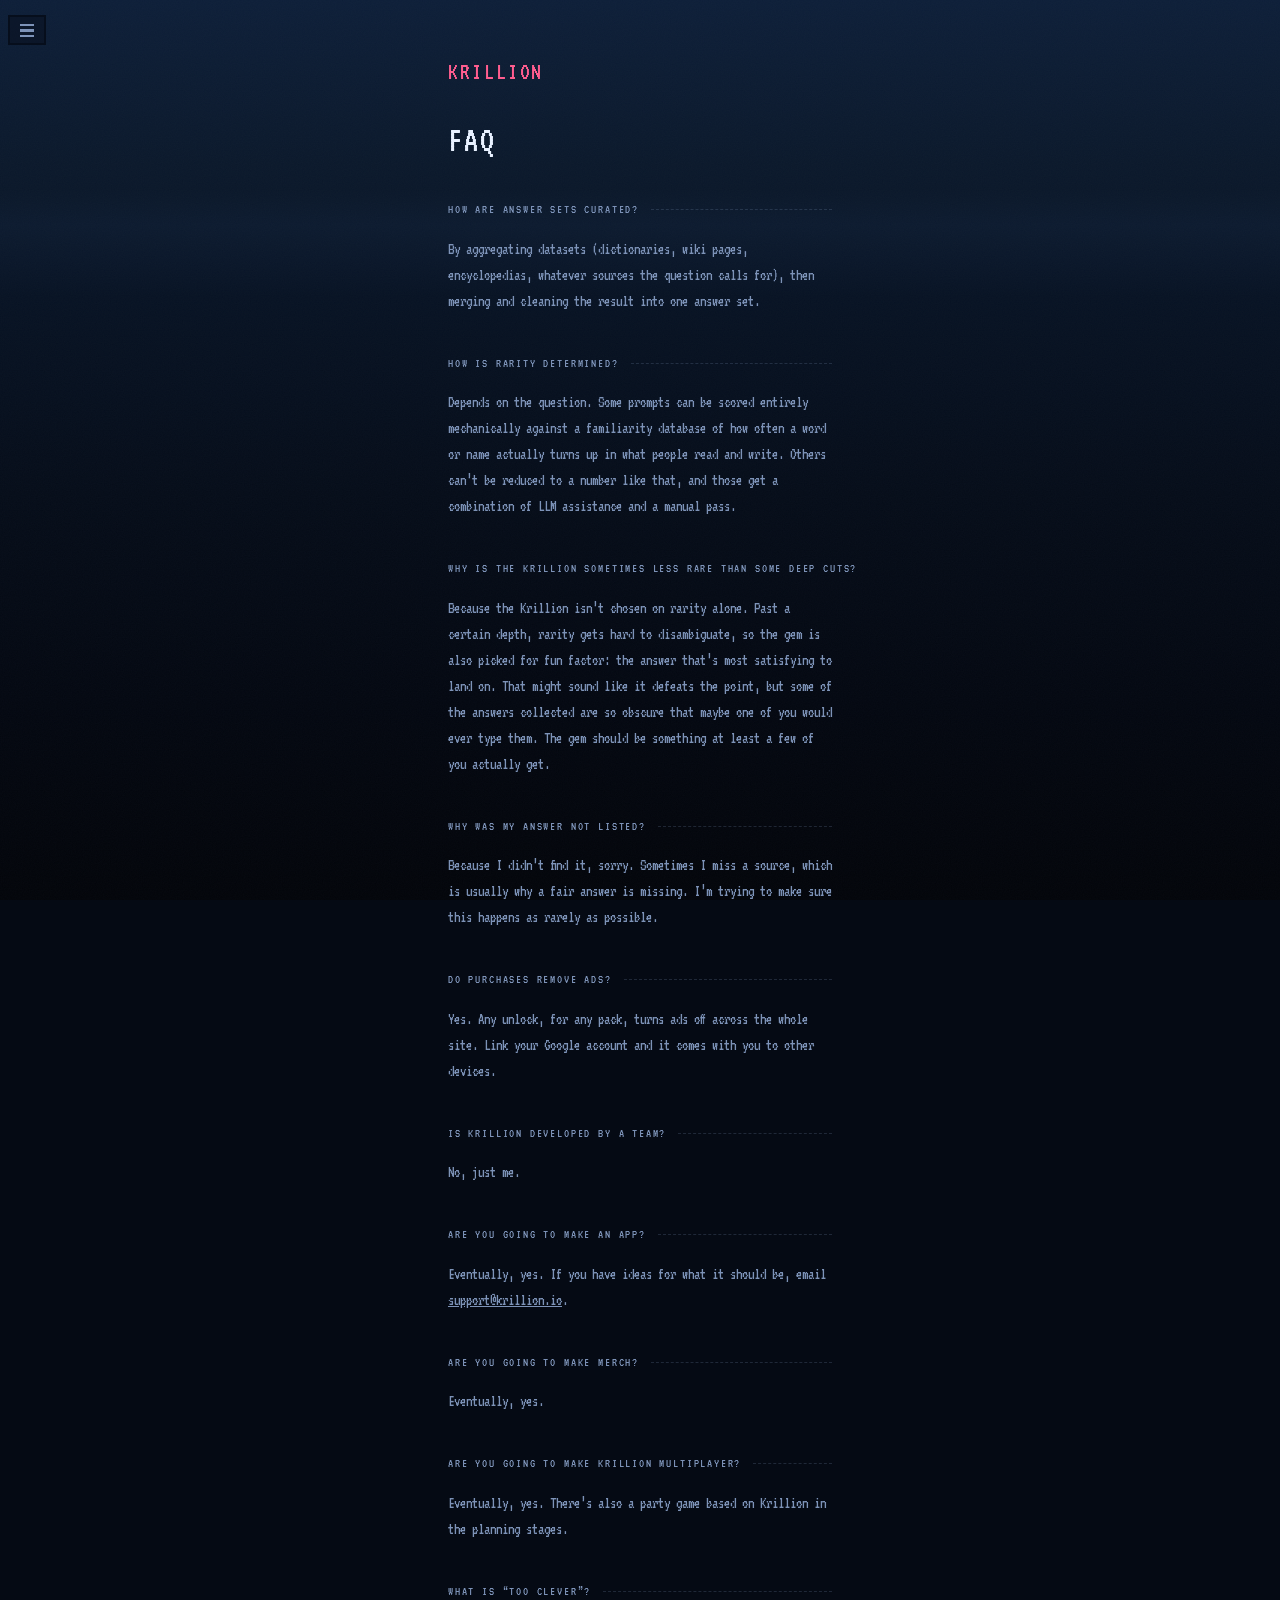
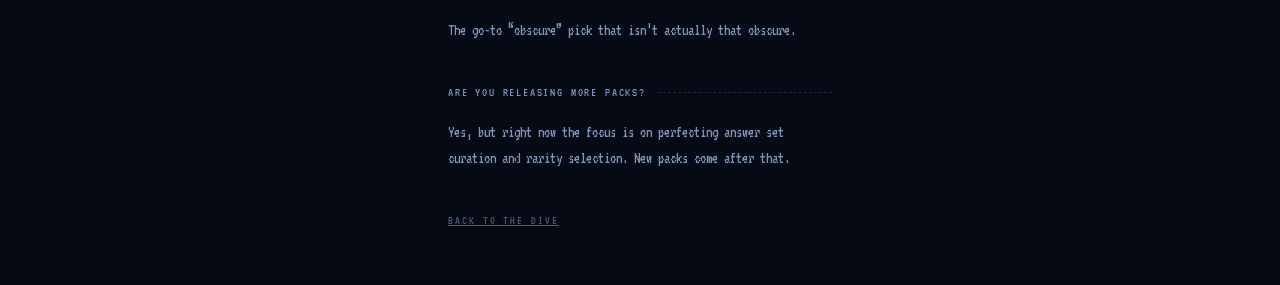
<file: public/faq.html>
<!DOCTYPE html>
<html class="vt323_26c3aa8-module__hafF8q__variable vt323_920d828b-module__nj9Loq__variable h-full antialiased" data-dpl-id="dpl_GBGoCFRxtiiPa5E4JoXkPPkCrnRC" lang="en"><head><meta charset="utf-8"/><meta content="width=device-width, initial-scale=1" name="viewport"/><link as="font" crossorigin="" href="_next/static/media/0c8c4ded07fff55c-s.p.2tcyrya9o07vu__q4074ed24.woff2" rel="preload" type="font/woff2"/><link data-precedence="next" href="_next/static/chunks/3zjwxu8e1eb42__q4074ed24.css" rel="stylesheet"/><link data-precedence="next" href="_next/static/chunks/3_kx93ti11bec__q4074ed24.css" rel="stylesheet"/><link data-precedence="next" href="_next/static/chunks/2r3v7vizz4q-w__q4074ed24.css" rel="stylesheet"/><link as="script" fetchpriority="low" href="_next/static/chunks/0xqeffprgr84u__q4074ed24.js" rel="preload"/><script async="" src="_next/static/chunks/3_8t-sr_tj1-r__q4074ed24.js"></script><script async="" src="_next/static/chunks/12ipbg36xyz91__q4074ed24.js"></script><script async="" src="_next/static/chunks/0t1cupau1mtgy__q4074ed24.js"></script><script async="" src="_next/static/chunks/29as3trynm9qs__q4074ed24.js"></script><script async="" src="_next/static/chunks/turbopack-2xdcsiplu4vqf__q4074ed24.js"></script><script async="" src="_next/static/chunks/0_bwf9t3lddf6__q4074ed24.js"></script><script async="" src="_next/static/chunks/1zii31svdwhs2__q4074ed24.js"></script><script async="" src="_next/static/chunks/3j7raku8mi1py__q4074ed24.js"></script><script async="" src="_next/static/chunks/1ntn7efqc-iiw__q4074ed24.js"></script><script async="" src="_next/static/chunks/3-8ij9y2yo451__q4074ed24.js"></script><link as="script" href="https://www.googletagmanager.com/gtag/js?id=G-T5E40G4DTP" rel="preload"/><meta content="" name="next-size-adjust"/><meta content="#050a14" name="theme-color"/><title>FAQ · Krillion</title><meta content="How Krillion's answer sets are curated, how rarity is decided, why your answer wasn't listed, and what's coming next." name="description"/><link href="faq.html" rel="canonical"/><meta content="Krillion · the daily dive" property="og:title"/><meta content="Seven prompts a day. Rare answers sink you deeper. How far down can you go?" property="og:description"/><meta content="https://krillion.io" property="og:url"/><meta content="Krillion" property="og:site_name"/><meta content="https://krillion.io/og.png" property="og:image"/><meta content="1200" property="og:image:width"/><meta content="630" property="og:image:height"/><meta content="Krillion · the daily dive" property="og:image:alt"/><meta content="website" property="og:type"/><meta content="summary_large_image" name="twitter:card"/><meta content="Krillion · the daily dive" name="twitter:title"/><meta content="Seven prompts a day. Rare answers sink you deeper. How far down can you go?" name="twitter:description"/><meta content="https://krillion.io/og.png" name="twitter:image"/><link href="icon__q464e54d1.png" rel="icon" sizes="256x256" type="image/png"/><link href="apple-icon__q085cce1f.png" rel="apple-touch-icon" sizes="180x180" type="image/png"/><script>(function(){try{if(location.pathname!=="/friends")return;var t=new URLSearchParams(location.hash.slice(1)).get("invite");if(t===null)return;sessionStorage.setItem("krillion:pending-friend-invite",/^[a-f0-9]{64}$/.test(t)?t:"invalid");history.replaceState(null,"",location.pathname+location.search)}catch(e){}})()</script><script>(function(){try{if(localStorage.getItem("krillion-contrast")==="1")document.documentElement.classList.add("colorblind")}catch(e){}})()</script><script nomodule="" src="_next/static/chunks/0cz1d0mv5g_q7__q4074ed24.js"></script></head><body class="min-h-full flex flex-col"><div hidden=""><!--$--><!--/$--></div><button aria-controls="site-menu" aria-expanded="false" aria-haspopup="dialog" aria-label="Open menu" class="SiteMenu-module__22gvxa__trigger" data-diving="false" type="button"><svg aria-hidden="true" fill="currentColor" shape-rendering="crispEdges" viewbox="0 0 20 20"><path d="M2 3h16v3H2zm0 6h16v3H2zm0 6h16v3H2z"></path></svg></button><dialog aria-labelledby="site-menu-title" class="SiteMenu-module__22gvxa__dialog" id="site-menu"><div class="SiteMenu-module__22gvxa__panel"><header class="SiteMenu-module__22gvxa__header"><div><p class="SiteMenu-module__22gvxa__eyebrow">KRILLION</p><h2 id="site-menu-title">Menu</h2></div><button aria-label="Close menu" class="SiteMenu-module__22gvxa__close" type="button">×</button></header><p class="fathom SiteMenu-module__22gvxa__rule"><span>Dive in</span></p><nav aria-label="Main navigation" class="SiteMenu-module__22gvxa__nav"><a href="index.html"><svg aria-hidden="true" class="SiteMenu-module__22gvxa__icon" fill="currentColor" shape-rendering="crispEdges" viewbox="0 0 20 20"><path d="M9 2h2v10h5v2h-2v2h-2v2H8v-2H6v-2H4v-2h5z" fill-rule="evenodd"></path></svg><span>Daily dive</span></a><a href="unlimited/classic.html"><span aria-hidden="true" class="SiteMenu-module__22gvxa__icon SiteMenu-module__22gvxa__symbol">∞</span><span>Unlimited</span></a><a href="archive.html"><span aria-hidden="true" class="SiteMenu-module__22gvxa__icon SiteMenu-module__22gvxa__symbol">⟲</span><span>Archive</span></a><a href="packs.html"><svg aria-hidden="true" class="SiteMenu-module__22gvxa__icon" fill="currentColor" shape-rendering="crispEdges" viewbox="0 0 20 20"><path d="M2 2h6v6H2z M12 2h6v6h-6z M2 12h6v6H2z M12 12h6v6h-6z" fill-rule="evenodd"></path></svg><span>Themed packs</span></a><a href="account.html"><svg aria-hidden="true" class="SiteMenu-module__22gvxa__icon" fill="currentColor" shape-rendering="crispEdges" viewbox="0 0 20 20"><path d="M7 2h6v2h2v6h-2v2H7v-2H5V4h2z M5 14h10v2h2v3H3v-3h2z" fill-rule="evenodd"></path></svg><span>My Krillion</span></a><a href="friends.html"><svg aria-hidden="true" class="SiteMenu-module__22gvxa__icon" fill="currentColor" shape-rendering="crispEdges" viewbox="0 0 20 20"><path d="M3 3h5v6H3z M12 3h5v6h-5z M1 12h9v6H1z M11 12h8v6h-8z" fill-rule="evenodd"></path></svg><span>Friends</span></a><button><svg aria-hidden="true" class="SiteMenu-module__22gvxa__icon" fill="currentColor" shape-rendering="crispEdges" viewbox="0 0 20 20"><path d="M6 4H14V6H16V14H14V16H6V14H4V6H6Z M8 1H12V4H8Z M8 16H12V19H8Z M1 8H4V12H1Z M16 8H19V12H16Z M3 3H6V6H3Z M14 3H17V6H14Z M3 14H6V17H3Z M14 14H17V17H14Z M8 8H12V12H8Z" fill-rule="evenodd"></path></svg><span>Settings</span></button><a href="faq.html"><svg aria-hidden="true" class="SiteMenu-module__22gvxa__icon" fill="currentColor" shape-rendering="crispEdges" viewbox="0 0 20 20"><path d="M5 2h10v2h2v6h-2v2h-4v2H8v-4h5V6H7v2H3V4h2z M8 16h3v3H8z" fill-rule="evenodd"></path></svg><span>FAQ</span></a></nav><a class="MerchLink-module__1I0bdG__link SiteMenu-module__22gvxa__merch" href="https://shop.krillion.io/?utm_source=krillion&amp;utm_medium=game&amp;utm_campaign=merch_launch&amp;utm_content=menu" rel="noopener" target="_blank"><svg aria-hidden="true" class="MerchLink-module__1I0bdG__icon" fill="currentColor" shape-rendering="crispEdges" viewbox="0 0 20 20"><path d="M6 2h2v2h4V2h2v2h2v2h2v4h-4v8H6v-8H2V6h2V4h2z"></path></svg><span class="MerchLink-module__1I0bdG__copy"><span class="MerchLink-module__1I0bdG__label">Merch</span><span class="MerchLink-module__1I0bdG__detail">Tees, sweats &amp; caps</span></span><span aria-hidden="true" class="MerchLink-module__1I0bdG__arrow">↗</span><span class="sr-only"> (opens in a new tab)</span></a><footer class="SiteMenu-module__22gvxa__footer">one in a krillion.</footer></div></dialog><main class="mx-auto w-full max-w-[72ch] px-6 py-14 flex flex-col"><a class="font-display text-lumen-pink text-2xl tracking-[0.08em] self-start" href="index.html">KRILLION</a><h1 class="font-display text-foam text-4xl tracking-[0.06em] mt-8">FAQ</h1><h2 class="fathom mt-10 mb-4"><span>how are answer sets curated?</span></h2><div class="flex flex-col gap-4"><p class="text-drift leading-relaxed">By aggregating datasets (dictionaries, wiki pages, encyclopedias, whatever sources the question calls for), then merging and cleaning the result into one answer set.</p></div><h2 class="fathom mt-10 mb-4"><span>how is rarity determined?</span></h2><div class="flex flex-col gap-4"><p class="text-drift leading-relaxed">Depends on the question. Some prompts can be scored entirely mechanically against a familiarity database of how often a word or name actually turns up in what people read and write. Others can’t be reduced to a number like that, and those get a combination of LLM assistance and a manual pass.</p></div><h2 class="fathom mt-10 mb-4"><span>why is the krillion sometimes less rare than some deep cuts?</span></h2><div class="flex flex-col gap-4"><p class="text-drift leading-relaxed">Because the Krillion isn’t chosen on rarity alone. Past a certain depth, rarity gets hard to disambiguate, so the gem is also picked for fun factor: the answer that’s most satisfying to land on. That might sound like it defeats the point, but some of the answers collected are so obscure that maybe one of you would ever type them. The gem should be something at least a few of you actually get.</p></div><h2 class="fathom mt-10 mb-4"><span>why was my answer not listed?</span></h2><div class="flex flex-col gap-4"><p class="text-drift leading-relaxed">Because I didn’t find it, sorry. Sometimes I miss a source, which is usually why a fair answer is missing. I’m trying to make sure this happens as rarely as possible.</p></div><h2 class="fathom mt-10 mb-4"><span>do purchases remove ads?</span></h2><div class="flex flex-col gap-4"><p class="text-drift leading-relaxed">Yes. Any unlock, for any pack, turns ads off across the whole site. Link your Google account and it comes with you to other devices.</p></div><h2 class="fathom mt-10 mb-4"><span>is krillion developed by a team?</span></h2><div class="flex flex-col gap-4"><p class="text-drift leading-relaxed">No, just me.</p></div><h2 class="fathom mt-10 mb-4"><span>are you going to make an app?</span></h2><div class="flex flex-col gap-4"><p class="text-drift leading-relaxed">Eventually, yes. If you have ideas for what it should be, email<!-- --> <a class="underline text-drift hover:text-lumen-cyan" href="mailto:support@krillion.io">support@krillion.io</a>.</p></div><h2 class="fathom mt-10 mb-4"><span>are you going to make merch?</span></h2><div class="flex flex-col gap-4"><p class="text-drift leading-relaxed">Eventually, yes.</p></div><h2 class="fathom mt-10 mb-4"><span>are you going to make krillion multiplayer?</span></h2><div class="flex flex-col gap-4"><p class="text-drift leading-relaxed">Eventually, yes. There’s also a party game based on Krillion in the planning stages.</p></div><h2 class="fathom mt-10 mb-4"><span>what is “too clever”?</span></h2><div class="flex flex-col gap-4"><p class="text-drift leading-relaxed">The go-to “obscure” pick that isn’t actually that obscure.</p></div><h2 class="fathom mt-10 mb-4"><span>are you releasing more packs?</span></h2><div class="flex flex-col gap-4 mb-10"><p class="text-drift leading-relaxed">Yes, but right now the focus is on perfecting answer set curation and rarity selection. New packs come after that.</p></div><a class="font-mono-ui text-[12px] tracking-[0.16em] uppercase text-drift/60 underline hover:text-lumen-cyan self-start" href="index.html">back to the dive</a></main><!--$--><!--/$--><div hidden=""></div><script async="" id="_R_" src="_next/static/chunks/0xqeffprgr84u__q4074ed24.js"></script><script>(self.__next_f=self.__next_f||[]).push([0])</script><script>self.__next_f.push([1,"1:\"$Sreact.fragment\"\n2:I[623524,[\"/_next/static/chunks/0_bwf9t3lddf6.js?dpl=dpl_GBGoCFRxtiiPa5E4JoXkPPkCrnRC\",\"/_next/static/chunks/1zii31svdwhs2.js?dpl=dpl_GBGoCFRxtiiPa5E4JoXkPPkCrnRC\",\"/_next/static/chunks/3j7raku8mi1py.js?dpl=dpl_GBGoCFRxtiiPa5E4JoXkPPkCrnRC\",\"/_next/static/chunks/1ntn7efqc-iiw.js?dpl=dpl_GBGoCFRxtiiPa5E4JoXkPPkCrnRC\",\"/_next/static/chunks/3-8ij9y2yo451.js?dpl=dpl_GBGoCFRxtiiPa5E4JoXkPPkCrnRC\"],\"default\"]\n3:I[271082,[\"/_next/static/chunks/0_bwf9t3lddf6.js?dpl=dpl_GBGoCFRxtiiPa5E4JoXkPPkCrnRC\",\"/_next/static/chunks/1zii31svdwhs2.js?dpl=dpl_GBGoCFRxtiiPa5E4JoXkPPkCrnRC\",\"/_next/static/chunks/3j7raku8mi1py.js?dpl=dpl_GBGoCFRxtiiPa5E4JoXkPPkCrnRC\",\"/_next/static/chunks/1ntn7efqc-iiw.js?dpl=dpl_GBGoCFRxtiiPa5E4JoXkPPkCrnRC\",\"/_next/static/chunks/3-8ij9y2yo451.js?dpl=dpl_GBGoCFRxtiiPa5E4JoXkPPkCrnRC\"],\"default\"]\n4:I[670992,[\"/_next/static/chunks/0_bwf9t3lddf6.js?dpl=dpl_GBGoCFRxtiiPa5E4JoXkPPkCrnRC\",\"/_next/static/chunks/1zii31svdwhs2.js?dpl=dpl_GBGoCFRxtiiPa5E4JoXkPPkCrnRC\",\"/_next/static/chunks/3j7raku8mi1py.js?dpl=dpl_GBGoCFRxtiiPa5E4JoXkPPkCrnRC\",\"/_next/static/chunks/1ntn7efqc-iiw.js?dpl=dpl_GBGoCFRxtiiPa5E4JoXkPPkCrnRC\",\"/_next/static/chunks/3-8ij9y2yo451.js?dpl=dpl_GBGoCFRxtiiPa5E4JoXkPPkCrnRC\"],\"default\"]\n5:I[770816,[\"/_next/static/chunks/0_bwf9t3lddf6.js?dpl=dpl_GBGoCFRxtiiPa5E4JoXkPPkCrnRC\",\"/_next/static/chunks/1zii31svdwhs2.js?dpl=dpl_GBGoCFRxtiiPa5E4JoXkPPkCrnRC\",\"/_next/static/chunks/3j7raku8mi1py.js?dpl=dpl_GBGoCFRxtiiPa5E4JoXkPPkCrnRC\",\"/_next/static/chunks/1ntn7efqc-iiw.js?dpl=dpl_GBGoCFRxtiiPa5E4JoXkPPkCrnRC\",\"/_next/static/chunks/3-8ij9y2yo451.js?dpl=dpl_GBGoCFRxtiiPa5E4JoXkPPkCrnRC\"],\"default\"]\n6:I[339756,[\"/_next/static/chunks/0_bwf9t3lddf6.js?dpl=dpl_GBGoCFRxtiiPa5E4JoXkPPkCrnRC\",\"/_next/static/chunks/1zii31svdwhs2.js?dpl=dpl_GBGoCFRxtiiPa5E4JoXkPPkCrnRC\",\"/_next/static/chunks/3j7raku8mi1py.js?dpl=dpl_GBGoCFRxtiiPa5E4JoXkPPkCrnRC\",\"/_next/static/chunks/1ntn7efqc-iiw.js?dpl=dpl_GBGoCFRxtiiPa5E4JoXkPPkCrnRC\",\"/_next/static/chunks/3-8ij9y2yo451.js?dpl=dpl_GBGoCFRxtiiPa5E4JoXkPPkCrnRC\"],\"default\"]\n7:I[837457,[\"/_next/static/chunks/0_bwf9t3lddf6.js?dpl=dpl_GBGoCFRxtiiPa5E4JoXkPPkCrnRC\",\"/_next/static/chunks/1zii31svdwhs2.js?dpl=dpl_GBGoCFRxtiiPa5E4JoXkPPkCrnRC\",\"/_next/static/chunks/3j7raku8mi1py.js?dpl=dpl_GBGoCFRxtiiPa5E4JoXkPPkCrnRC\",\"/_next/static/chunks/1ntn7efqc-iiw.js?dpl=dpl_GBGoCFRxtiiPa5E4JoXkPPkCrnRC\",\"/_next/static/chunks/3-8ij9y2yo451.js?dpl=dpl_GBGoCFRxtiiPa5E4JoXkPPkCrnRC\"],\"default\"]\n8:I[1900,[\"/_next/static/chunks/0_bwf9t3lddf6.js?dpl=dpl_GBGoCFRxtiiPa5E4JoXkPPkCrnRC\",\"/_next/static/chunks/1zii31svdwhs2.js?dpl=dpl_GBGoCFRxtiiPa5E4JoXkPPkCrnRC\",\"/_next/static/chunks/3j7raku8mi1py.js?dpl=dpl_GBGoCFRxtiiPa5E4JoXkPPkCrnRC\",\"/_next/static/chunks/1ntn7efqc-iiw.js?dpl=dpl_GBGoCFRxtiiPa5E4JoXkPPkCrnRC\",\"/_next/static/chunks/3-8ij9y2yo451.js?dpl=dpl_GBGoCFRxtiiPa5E4JoXkPPkCrnRC\"],\"default\"]\n9:I[654576,[\"/_next/static/chunks/0_bwf9t3lddf6.js?dpl=dpl_GBGoCFRxtiiPa5E4JoXkPPkCrnRC\",\"/_next/static/chunks/1zii31svdwhs2.js?dpl=dpl_GBGoCFRxtiiPa5E4JoXkPPkCrnRC\",\"/_next/static/chunks/3j7raku8mi1py.js?dpl=dpl_GBGoCFRxtiiPa5E4JoXkPPkCrnRC\",\"/_next/static/chunks/1ntn7efqc-iiw.js?dpl=dpl_GBGoCFRxtiiPa5E4JoXkPPkCrnRC\",\"/_next/static/chunks/3-8ij9y2yo451.js?dpl=dpl_GBGoCFRxtiiPa5E4JoXkPPkCrnRC\"],\"GoogleAnalytics\"]\na:I[522016,[\"/_next/static/chunks/0_bwf9t3lddf6.js?dpl=dpl_GBGoCFRxtiiPa5E4JoXkPPkCrnRC\",\"/_next/static/chunks/1zii31svdwhs2.js?dpl=dpl_GBGoCFRxtiiPa5E4JoXkPPkCrnRC\",\"/_next/static/chunks/3j7raku8mi1py.js?dpl=dpl_GBGoCFRxtiiPa5E4JoXkPPkCrnRC\",\"/_next/static/chunks/1ntn7efqc-iiw.js?dpl=dpl_GBGoCFRxtiiPa5E4JoXkPPkCrnRC\",\"/_next/static/chunks/3-8ij9y2yo451.js?dpl=dpl_GBGoCFRxtiiPa5E4JoXkPPkCrnRC\"],\"\"]\n25:I[168027,[\"/_next/static/chunks/0_bwf9t3lddf6.js?dpl=dpl_GBGoCFRxtiiPa5E4JoXkPPkCrnRC\",\"/_next/static/chunks/1zii31svdwhs2.js?dpl=dpl_GBGoCFRxtiiPa5E4JoXkPPkCrnRC\",\"/_next/static/chunks/3j7raku8mi1py.js?dpl=dpl_GBGoCFRxtiiPa5E4JoXkPPkCrnRC\",\"/_next/static/chunks/1ntn7efqc-iiw.js?dpl=dpl_GBGoCFRxtiiPa5E4JoXkPPkCrnRC\",\"/_next/static/chunks/3-8ij9y2yo451.js?dpl=dpl_GBGoCFRxtiiPa5E4JoXkPPkCrnR"])</script><script>self.__next_f.push([1,"C\"],\"default\",1]\n:HL[\"/_next/static/chunks/3zjwxu8e1eb42.css?dpl=dpl_GBGoCFRxtiiPa5E4JoXkPPkCrnRC\",\"style\"]\n:HL[\"/_next/static/chunks/3_kx93ti11bec.css?dpl=dpl_GBGoCFRxtiiPa5E4JoXkPPkCrnRC\",\"style\"]\n:HL[\"/_next/static/chunks/2r3v7vizz4q-w.css?dpl=dpl_GBGoCFRxtiiPa5E4JoXkPPkCrnRC\",\"style\"]\n:HL[\"/_next/static/media/0c8c4ded07fff55c-s.p.2tcyrya9o07vu.woff2?dpl=dpl_GBGoCFRxtiiPa5E4JoXkPPkCrnRC\",\"font\",{\"crossOrigin\":\"\",\"type\":\"font/woff2\"}]\n"])</script><script>self.__next_f.push([1,"0:{\"P\":null,\"c\":[\"\",\"faq\"],\"q\":\"\",\"i\":false,\"f\":[[[\"\",{\"children\":[\"faq\",{\"children\":[\"__PAGE__\",{}]}]},\"$undefined\",\"$undefined\",16],[[\"$\",\"$1\",\"c\",{\"children\":[[[\"$\",\"link\",\"0\",{\"rel\":\"stylesheet\",\"href\":\"/_next/static/chunks/3zjwxu8e1eb42.css?dpl=dpl_GBGoCFRxtiiPa5E4JoXkPPkCrnRC\",\"precedence\":\"next\",\"crossOrigin\":\"$undefined\",\"nonce\":\"$undefined\"}],[\"$\",\"link\",\"1\",{\"rel\":\"stylesheet\",\"href\":\"/_next/static/chunks/3_kx93ti11bec.css?dpl=dpl_GBGoCFRxtiiPa5E4JoXkPPkCrnRC\",\"precedence\":\"next\",\"crossOrigin\":\"$undefined\",\"nonce\":\"$undefined\"}],[\"$\",\"link\",\"2\",{\"rel\":\"stylesheet\",\"href\":\"/_next/static/chunks/2r3v7vizz4q-w.css?dpl=dpl_GBGoCFRxtiiPa5E4JoXkPPkCrnRC\",\"precedence\":\"next\",\"crossOrigin\":\"$undefined\",\"nonce\":\"$undefined\"}],[\"$\",\"script\",\"script-0\",{\"src\":\"/_next/static/chunks/0_bwf9t3lddf6.js?dpl=dpl_GBGoCFRxtiiPa5E4JoXkPPkCrnRC\",\"async\":true,\"nonce\":\"$undefined\"}],[\"$\",\"script\",\"script-1\",{\"src\":\"/_next/static/chunks/1zii31svdwhs2.js?dpl=dpl_GBGoCFRxtiiPa5E4JoXkPPkCrnRC\",\"async\":true,\"nonce\":\"$undefined\"}],[\"$\",\"script\",\"script-2\",{\"src\":\"/_next/static/chunks/3j7raku8mi1py.js?dpl=dpl_GBGoCFRxtiiPa5E4JoXkPPkCrnRC\",\"async\":true,\"nonce\":\"$undefined\"}],[\"$\",\"script\",\"script-3\",{\"src\":\"/_next/static/chunks/1ntn7efqc-iiw.js?dpl=dpl_GBGoCFRxtiiPa5E4JoXkPPkCrnRC\",\"async\":true,\"nonce\":\"$undefined\"}],[\"$\",\"script\",\"script-4\",{\"src\":\"/_next/static/chunks/3-8ij9y2yo451.js?dpl=dpl_GBGoCFRxtiiPa5E4JoXkPPkCrnRC\",\"async\":true,\"nonce\":\"$undefined\"}]],[\"$\",\"html\",null,{\"lang\":\"en\",\"className\":\"vt323_26c3aa8-module__hafF8q__variable vt323_920d828b-module__nj9Loq__variable h-full antialiased\",\"suppressHydrationWarning\":true,\"children\":[[\"$\",\"head\",null,{\"children\":[[\"$\",\"script\",null,{\"dangerouslySetInnerHTML\":{\"__html\":\"(function(){try{if(location.pathname!==\\\"/friends\\\")return;var t=new URLSearchParams(location.hash.slice(1)).get(\\\"invite\\\");if(t===null)return;sessionStorage.setItem(\\\"krillion:pending-friend-invite\\\",/^[a-f0-9]{64}$/.test(t)?t:\\\"invalid\\\");history.replaceState(null,\\\"\\\",location.pathname+location.search)}catch(e){}})()\"}}],[\"$\",\"script\",null,{\"dangerouslySetInnerHTML\":{\"__html\":\"(function(){try{if(localStorage.getItem(\\\"krillion-contrast\\\")===\\\"1\\\")document.documentElement.classList.add(\\\"colorblind\\\")}catch(e){}})()\"}}]]}],[\"$\",\"body\",null,{\"className\":\"min-h-full flex flex-col\",\"children\":[\"$\",\"$L2\",null,{\"children\":[[\"$\",\"$L3\",null,{\"children\":[[\"$\",\"$L4\",null,{}],[\"$\",\"$L5\",null,{}],[\"$\",\"$L6\",null,{\"parallelRouterKey\":\"children\",\"error\":\"$undefined\",\"errorStyles\":\"$undefined\",\"errorScripts\":\"$undefined\",\"template\":[\"$\",\"$L7\",null,{}],\"templateStyles\":\"$undefined\",\"templateScripts\":\"$undefined\",\"notFound\":[[[\"$\",\"title\",null,{\"children\":\"404: This page could not be found.\"}],[\"$\",\"div\",null,{\"style\":{\"fontFamily\":\"system-ui,\\\"Segoe UI\\\",Roboto,Helvetica,Arial,sans-serif,\\\"Apple Color Emoji\\\",\\\"Segoe UI Emoji\\\"\",\"height\":\"100vh\",\"textAlign\":\"center\",\"display\":\"flex\",\"flexDirection\":\"column\",\"alignItems\":\"center\",\"justifyContent\":\"center\"},\"children\":[\"$\",\"div\",null,{\"children\":[[\"$\",\"style\",null,{\"dangerouslySetInnerHTML\":{\"__html\":\"body{color:#000;background:#fff;margin:0}.next-error-h1{border-right:1px solid rgba(0,0,0,.3)}@media (prefers-color-scheme:dark){body{color:#fff;background:#000}.next-error-h1{border-right:1px solid rgba(255,255,255,.3)}}\"}}],[\"$\",\"h1\",null,{\"className\":\"next-error-h1\",\"style\":{\"display\":\"inline-block\",\"margin\":\"0 20px 0 0\",\"padding\":\"0 23px 0 0\",\"fontSize\":24,\"fontWeight\":500,\"verticalAlign\":\"top\",\"lineHeight\":\"49px\"},\"children\":404}],[\"$\",\"div\",null,{\"style\":{\"display\":\"inline-block\"},\"children\":[\"$\",\"h2\",null,{\"style\":{\"fontSize\":14,\"fontWeight\":400,\"lineHeight\":\"49px\",\"margin\":0},\"children\":\"This page could not be found.\"}]}]]}]}]],[]],\"forbidden\":\"$undefined\",\"unauthorized\":\"$undefined\"}]]}],[\"$\",\"$L8\",null,{}]]}]}],[\"$\",\"$L9\",null,{\"gaId\":\"G-T5E40G4DTP\"}]]}]]}],{\"children\":[[\"$\",\"$1\",\"c\",{\"children\":[null,[\"$\",\"$L6\",null,{\"parallelRouterKey\":\"children\",\"error\":\"$undefined\",\"errorStyles\":\"$undefined\",\"errorScripts\":\"$undefined\",\"template\":[\"$\",\"$L7\",null,{}],\"templateStyles\":\"$undefined\",\"templateScripts\":\"$undefined\",\"notFound\":\"$undefined\",\"forbidden\":\"$undefined\",\"unauthorized\":\"$undefined\"}]]}],{\"children\":[[\"$\",\"$1\",\"c\",{\"children\":[[\"$\",\"main\",null,{\"className\":\"mx-auto w-full max-w-[72ch] px-6 py-14 flex flex-col\",\"children\":[[\"$\",\"$La\",null,{\"href\":\"/\",\"className\":\"font-display text-lumen-pink text-2xl tracking-[0.08em] self-start\",\"children\":\"KRILLION\"}],[\"$\",\"h1\",null,{\"className\":\"font-display text-foam text-4xl tracking-[0.06em] mt-8\",\"children\":\"FAQ\"}],[\"$\",\"h2\",null,{\"className\":\"fathom mt-10 mb-4\",\"children\":\"$Lb\"}],\"$Lc\",\"$Ld\",\"$Le\",\"$Lf\",\"$L10\",\"$L11\",\"$L12\",\"$L13\",\"$L14\",\"$L15\",\"$L16\",\"$L17\",\"$L18\",\"$L19\",\"$L1a\",\"$L1b\",\"$L1c\",\"$L1d\",\"$L1e\",\"$L1f\",\"$L20\",\"$L21\"]}],null,\"$L22\"]}],{},null,false,null]},null,false,\"$@23\"]},null,false,null],\"$L24\",false]],\"m\":\"$undefined\",\"G\":[\"$25\",[\"$L26\",\"$L27\",\"$L28\"]],\"S\":true,\"h\":null,\"s\":\"$undefined\",\"l\":\"$undefined\",\"p\":\"$undefined\",\"d\":\"$undefined\"}\n"])</script><script>self.__next_f.push([1,"29:I[897367,[\"/_next/static/chunks/0_bwf9t3lddf6.js?dpl=dpl_GBGoCFRxtiiPa5E4JoXkPPkCrnRC\",\"/_next/static/chunks/1zii31svdwhs2.js?dpl=dpl_GBGoCFRxtiiPa5E4JoXkPPkCrnRC\",\"/_next/static/chunks/3j7raku8mi1py.js?dpl=dpl_GBGoCFRxtiiPa5E4JoXkPPkCrnRC\",\"/_next/static/chunks/1ntn7efqc-iiw.js?dpl=dpl_GBGoCFRxtiiPa5E4JoXkPPkCrnRC\",\"/_next/static/chunks/3-8ij9y2yo451.js?dpl=dpl_GBGoCFRxtiiPa5E4JoXkPPkCrnRC\"],\"OutletBoundary\"]\n2a:\"$Sreact.suspense\"\n2d:I[897367,[\"/_next/static/chunks/0_bwf9t3lddf6.js?dpl=dpl_GBGoCFRxtiiPa5E4JoXkPPkCrnRC\",\"/_next/static/chunks/1zii31svdwhs2.js?dpl=dpl_GBGoCFRxtiiPa5E4JoXkPPkCrnRC\",\"/_next/static/chunks/3j7raku8mi1py.js?dpl=dpl_GBGoCFRxtiiPa5E4JoXkPPkCrnRC\",\"/_next/static/chunks/1ntn7efqc-iiw.js?dpl=dpl_GBGoCFRxtiiPa5E4JoXkPPkCrnRC\",\"/_next/static/chunks/3-8ij9y2yo451.js?dpl=dpl_GBGoCFRxtiiPa5E4JoXkPPkCrnRC\"],\"ViewportBoundary\"]\n2f:I[897367,[\"/_next/static/chunks/0_bwf9t3lddf6.js?dpl=dpl_GBGoCFRxtiiPa5E4JoXkPPkCrnRC\",\"/_next/static/chunks/1zii31svdwhs2.js?dpl=dpl_GBGoCFRxtiiPa5E4JoXkPPkCrnRC\",\"/_next/static/chunks/3j7raku8mi1py.js?dpl=dpl_GBGoCFRxtiiPa5E4JoXkPPkCrnRC\",\"/_next/static/chunks/1ntn7efqc-iiw.js?dpl=dpl_GBGoCFRxtiiPa5E4JoXkPPkCrnRC\",\"/_next/static/chunks/3-8ij9y2yo451.js?dpl=dpl_GBGoCFRxtiiPa5E4JoXkPPkCrnRC\"],\"MetadataBoundary\"]\nb:[\"$\",\"span\",null,{\"children\":\"how are answer sets curated?\"}]\nc:[\"$\",\"div\",null,{\"className\":\"flex flex-col gap-4\",\"children\":[\"$\",\"p\",null,{\"className\":\"text-drift leading-relaxed\",\"children\":\"By aggregating datasets (dictionaries, wiki pages, encyclopedias, whatever sources the question calls for), then merging and cleaning the result into one answer set.\"}]}]\nd:[\"$\",\"h2\",null,{\"className\":\"fathom mt-10 mb-4\",\"children\":[\"$\",\"span\",null,{\"children\":\"how is rarity determined?\"}]}]\ne:[\"$\",\"div\",null,{\"className\":\"flex flex-col gap-4\",\"children\":[\"$\",\"p\",null,{\"className\":\"text-drift leading-relaxed\",\"children\":\"Depends on the question. Some prompts can be scored entirely mechanically against a familiarity database of how often a word or name actually turns up in what people read and write. Others can’t be reduced to a number like that, and those get a combination of LLM assistance and a manual pass.\"}]}]\nf:[\"$\",\"h2\",null,{\"className\":\"fathom mt-10 mb-4\",\"children\":[\"$\",\"span\",null,{\"children\":\"why is the krillion sometimes less rare than some deep cuts?\"}]}]\n10:[\"$\",\"div\",null,{\"className\":\"flex flex-col gap-4\",\"children\":[\"$\",\"p\",null,{\"className\":\"text-drift leading-relaxed\",\"children\":\"Because the Krillion isn’t chosen on rarity alone. Past a certain depth, rarity gets hard to disambiguate, so the gem is also picked for fun factor: the answer that’s most satisfying to land on. That might sound like it defeats the point, but some of the answers collected are so obscure that maybe one of you would ever type them. The gem should be something at least a few of you actually get.\"}]}]\n11:[\"$\",\"h2\",null,{\"className\":\"fathom mt-10 mb-4\",\"children\":[\"$\",\"span\",null,{\"children\":\"why was my answer not listed?\"}]}]\n12:[\"$\",\"div\",null,{\"className\":\"flex flex-col gap-4\",\"children\":[\"$\",\"p\",null,{\"className\":\"text-drift leading-relaxed\",\"children\":\"Because I didn’t find it, sorry. Sometimes I miss a source, which is usually why a fair answer is missing. I’m trying to make sure this happens as rarely as possible.\"}]}]\n13:[\"$\",\"h2\",null,{\"className\":\"fathom mt-10 mb-4\",\"children\":[\"$\",\"span\",null,{\"children\":\"do purchases remove ads?\"}]}]\n14:[\"$\",\"div\",null,{\"className\":\"flex flex-col gap-4\",\"children\":[\"$\",\"p\",null,{\"className\":\"text-drift leading-relaxed\",\"children\":\"Yes. Any unlock, for any pack, turns ads off across the whole site. Link your Google account and it comes with you to other devices.\"}]}]\n15:[\"$\",\"h2\",null,{\"className\":\"fathom mt-10 mb-4\",\"children\":[\"$\",\"span\",null,{\"children\":\"is krillion developed by a team?\"}]}]\n16:[\"$\",\"div\",null,{\"className\":\"flex flex-col gap-4\",\"children\":[\"$\",\"p\",null,{\"className\":\"text-drift leading-relaxed\",\"children\":\"No, just me.\"}]}]\n17:[\"$\",\"h2\",null,{\"className\":\"fathom mt-10 mb-4\",\"children\":[\"$\",\"span\",null,{\"children\":\""])</script><script>self.__next_f.push([1,"are you going to make an app?\"}]}]\n18:[\"$\",\"div\",null,{\"className\":\"flex flex-col gap-4\",\"children\":[\"$\",\"p\",null,{\"className\":\"text-drift leading-relaxed\",\"children\":[\"Eventually, yes. If you have ideas for what it should be, email\",\" \",[\"$\",\"a\",null,{\"href\":\"mailto:support@krillion.io\",\"className\":\"underline text-drift hover:text-lumen-cyan\",\"children\":\"support@krillion.io\"}],\".\"]}]}]\n19:[\"$\",\"h2\",null,{\"className\":\"fathom mt-10 mb-4\",\"children\":[\"$\",\"span\",null,{\"children\":\"are you going to make merch?\"}]}]\n1a:[\"$\",\"div\",null,{\"className\":\"flex flex-col gap-4\",\"children\":[\"$\",\"p\",null,{\"className\":\"text-drift leading-relaxed\",\"children\":\"Eventually, yes.\"}]}]\n1b:[\"$\",\"h2\",null,{\"className\":\"fathom mt-10 mb-4\",\"children\":[\"$\",\"span\",null,{\"children\":\"are you going to make krillion multiplayer?\"}]}]\n1c:[\"$\",\"div\",null,{\"className\":\"flex flex-col gap-4\",\"children\":[\"$\",\"p\",null,{\"className\":\"text-drift leading-relaxed\",\"children\":\"Eventually, yes. There’s also a party game based on Krillion in the planning stages.\"}]}]\n1d:[\"$\",\"h2\",null,{\"className\":\"fathom mt-10 mb-4\",\"children\":[\"$\",\"span\",null,{\"children\":\"what is “too clever”?\"}]}]\n1e:[\"$\",\"div\",null,{\"className\":\"flex flex-col gap-4\",\"children\":[\"$\",\"p\",null,{\"className\":\"text-drift leading-relaxed\",\"children\":\"The go-to “obscure” pick that isn’t actually that obscure.\"}]}]\n1f:[\"$\",\"h2\",null,{\"className\":\"fathom mt-10 mb-4\",\"children\":[\"$\",\"span\",null,{\"children\":\"are you releasing more packs?\"}]}]\n20:[\"$\",\"div\",null,{\"className\":\"flex flex-col gap-4 mb-10\",\"children\":[\"$\",\"p\",null,{\"className\":\"text-drift leading-relaxed\",\"children\":\"Yes, but right now the focus is on perfecting answer set curation and rarity selection. New packs come after that.\"}]}]\n21:[\"$\",\"$La\",null,{\"href\":\"/\",\"className\":\"font-mono-ui text-[12px] tracking-[0.16em] uppercase text-drift/60 underline hover:text-lumen-cyan self-start\",\"children\":\"back to the dive\"}]\n22:[\"$\",\"$L29\",null,{\"children\":[\"$\",\"$2a\",null,{\"name\":\"Next.MetadataOutlet\",\"children\":\"$@2b\"}]}]\n2c:[]\n23:\"$W2c\"\n24:[\"$\",\"$1\",\"h\",{\"children\":[null,[\"$\",\"$L2d\",null,{\"children\":\"$L2e\"}],[\"$\",\"div\",null,{\"hidden\":true,\"children\":[\"$\",\"$L2f\",null,{\"children\":[\"$\",\"$2a\",null,{\"name\":\"Next.Metadata\",\"children\":\"$L30\"}]}]}],[\"$\",\"meta\",null,{\"name\":\"next-size-adjust\",\"content\":\"\"}]]}]\n26:[\"$\",\"link\",\"0\",{\"rel\":\"stylesheet\",\"href\":\"/_next/static/chunks/3zjwxu8e1eb42.css?dpl=dpl_GBGoCFRxtiiPa5E4JoXkPPkCrnRC\",\"precedence\":\"next\",\"crossOrigin\":\"$undefined\",\"nonce\":\"$undefined\"}]\n27:[\"$\",\"link\",\"1\",{\"rel\":\"stylesheet\",\"href\":\"/_next/static/chunks/3_kx93ti11bec.css?dpl=dpl_GBGoCFRxtiiPa5E4JoXkPPkCrnRC\",\"precedence\":\"next\",\"crossOrigin\":\"$undefined\",\"nonce\":\"$undefined\"}]\n28:[\"$\",\"link\",\"2\",{\"rel\":\"stylesheet\",\"href\":\"/_next/static/chunks/2r3v7vizz4q-w.css?dpl=dpl_GBGoCFRxtiiPa5E4JoXkPPkCrnRC\",\"precedence\":\"next\",\"crossOrigin\":\"$undefined\",\"nonce\":\"$undefined\"}]\n"])</script><script>self.__next_f.push([1,"2e:[[\"$\",\"meta\",\"0\",{\"charSet\":\"utf-8\"}],[\"$\",\"meta\",\"1\",{\"name\":\"viewport\",\"content\":\"width=device-width, initial-scale=1\"}],[\"$\",\"meta\",\"2\",{\"name\":\"theme-color\",\"content\":\"#050a14\"}]]\n"])</script><script>self.__next_f.push([1,"31:I[27201,[\"/_next/static/chunks/0_bwf9t3lddf6.js?dpl=dpl_GBGoCFRxtiiPa5E4JoXkPPkCrnRC\",\"/_next/static/chunks/1zii31svdwhs2.js?dpl=dpl_GBGoCFRxtiiPa5E4JoXkPPkCrnRC\",\"/_next/static/chunks/3j7raku8mi1py.js?dpl=dpl_GBGoCFRxtiiPa5E4JoXkPPkCrnRC\",\"/_next/static/chunks/1ntn7efqc-iiw.js?dpl=dpl_GBGoCFRxtiiPa5E4JoXkPPkCrnRC\",\"/_next/static/chunks/3-8ij9y2yo451.js?dpl=dpl_GBGoCFRxtiiPa5E4JoXkPPkCrnRC\"],\"IconMark\"]\n2b:null\n"])</script><script>self.__next_f.push([1,"30:[[\"$\",\"title\",\"0\",{\"children\":\"FAQ · Krillion\"}],[\"$\",\"meta\",\"1\",{\"name\":\"description\",\"content\":\"How Krillion's answer sets are curated, how rarity is decided, why your answer wasn't listed, and what's coming next.\"}],[\"$\",\"link\",\"2\",{\"rel\":\"canonical\",\"href\":\"https://krillion.io/faq\"}],[\"$\",\"meta\",\"3\",{\"property\":\"og:title\",\"content\":\"Krillion · the daily dive\"}],[\"$\",\"meta\",\"4\",{\"property\":\"og:description\",\"content\":\"Seven prompts a day. Rare answers sink you deeper. How far down can you go?\"}],[\"$\",\"meta\",\"5\",{\"property\":\"og:url\",\"content\":\"https://krillion.io\"}],[\"$\",\"meta\",\"6\",{\"property\":\"og:site_name\",\"content\":\"Krillion\"}],[\"$\",\"meta\",\"7\",{\"property\":\"og:image\",\"content\":\"https://krillion.io/og.png\"}],[\"$\",\"meta\",\"8\",{\"property\":\"og:image:width\",\"content\":\"1200\"}],[\"$\",\"meta\",\"9\",{\"property\":\"og:image:height\",\"content\":\"630\"}],[\"$\",\"meta\",\"10\",{\"property\":\"og:image:alt\",\"content\":\"Krillion · the daily dive\"}],[\"$\",\"meta\",\"11\",{\"property\":\"og:type\",\"content\":\"website\"}],[\"$\",\"meta\",\"12\",{\"name\":\"twitter:card\",\"content\":\"summary_large_image\"}],[\"$\",\"meta\",\"13\",{\"name\":\"twitter:title\",\"content\":\"Krillion · the daily dive\"}],[\"$\",\"meta\",\"14\",{\"name\":\"twitter:description\",\"content\":\"Seven prompts a day. Rare answers sink you deeper. How far down can you go?\"}],[\"$\",\"meta\",\"15\",{\"name\":\"twitter:image\",\"content\":\"https://krillion.io/og.png\"}],[\"$\",\"link\",\"16\",{\"rel\":\"icon\",\"href\":\"/icon.png?icon.10narxa3_gvth.png?dpl=dpl_GBGoCFRxtiiPa5E4JoXkPPkCrnRC\",\"sizes\":\"256x256\",\"type\":\"image/png\"}],[\"$\",\"link\",\"17\",{\"rel\":\"apple-touch-icon\",\"href\":\"/apple-icon.png?apple-icon.24b26y9qhjk-g.png?dpl=dpl_GBGoCFRxtiiPa5E4JoXkPPkCrnRC\",\"sizes\":\"180x180\",\"type\":\"image/png\"}],[\"$\",\"$L31\",\"18\",{}]]\n"])</script></body></html>
</file>
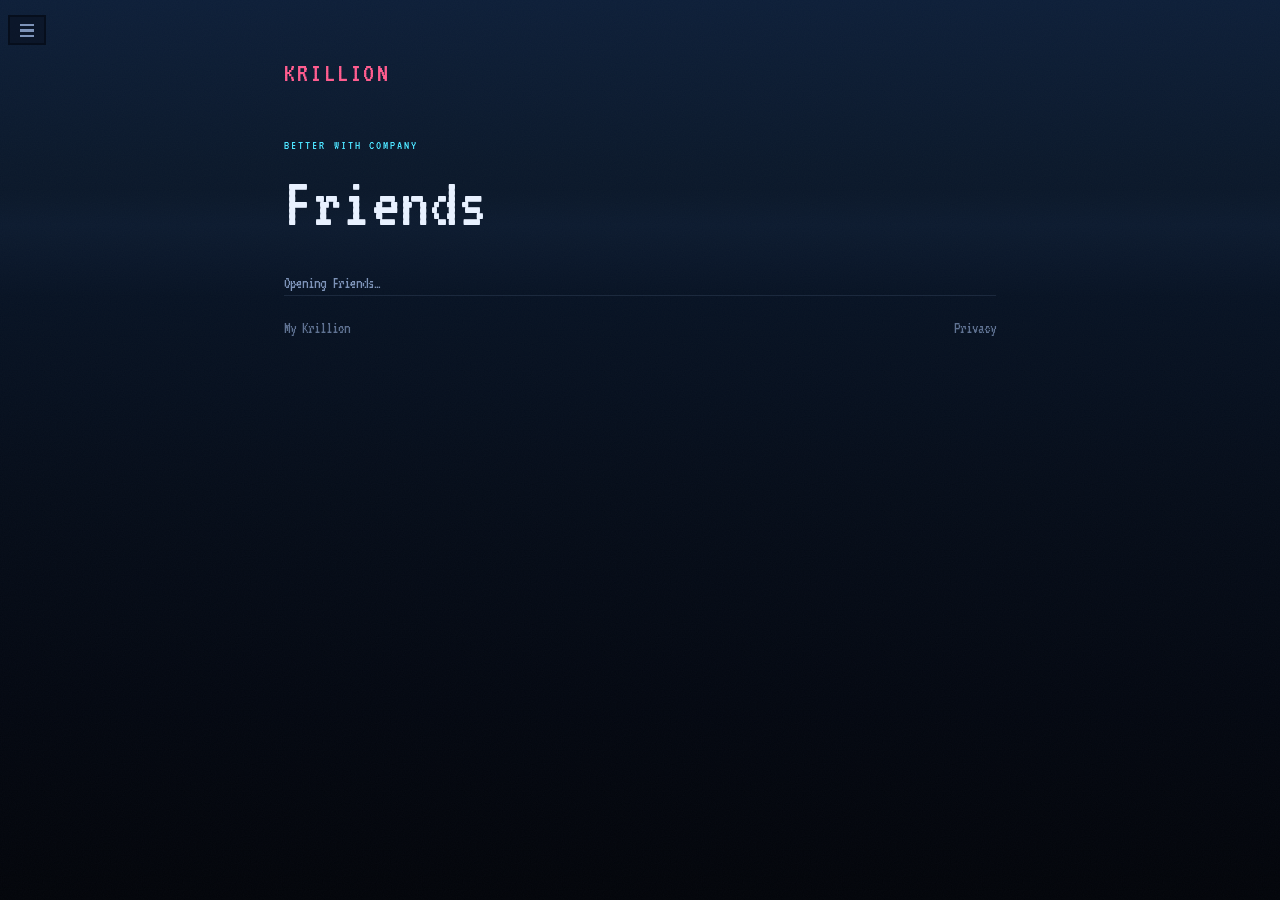
<file: public/friends.html>
<!DOCTYPE html>
<html class="vt323_26c3aa8-module__hafF8q__variable vt323_920d828b-module__nj9Loq__variable h-full antialiased" data-dpl-id="dpl_GBGoCFRxtiiPa5E4JoXkPPkCrnRC" lang="en"><head><meta charset="utf-8"/><meta content="width=device-width, initial-scale=1" name="viewport"/><link as="font" crossorigin="" href="_next/static/media/0c8c4ded07fff55c-s.p.2tcyrya9o07vu__q4074ed24.woff2" rel="preload" type="font/woff2"/><link data-precedence="next" href="_next/static/chunks/3zjwxu8e1eb42__q4074ed24.css" rel="stylesheet"/><link data-precedence="next" href="_next/static/chunks/3_kx93ti11bec__q4074ed24.css" rel="stylesheet"/><link data-precedence="next" href="_next/static/chunks/2r3v7vizz4q-w__q4074ed24.css" rel="stylesheet"/><link data-precedence="next" href="_next/static/chunks/02jn_ktivpkjx__q4074ed24.css" rel="stylesheet"/><link as="script" fetchpriority="low" href="_next/static/chunks/0xqeffprgr84u__q4074ed24.js" rel="preload"/><script async="" src="_next/static/chunks/3_8t-sr_tj1-r__q4074ed24.js"></script><script async="" src="_next/static/chunks/12ipbg36xyz91__q4074ed24.js"></script><script async="" src="_next/static/chunks/0t1cupau1mtgy__q4074ed24.js"></script><script async="" src="_next/static/chunks/29as3trynm9qs__q4074ed24.js"></script><script async="" src="_next/static/chunks/turbopack-2xdcsiplu4vqf__q4074ed24.js"></script><script async="" src="_next/static/chunks/0_bwf9t3lddf6__q4074ed24.js"></script><script async="" src="_next/static/chunks/1zii31svdwhs2__q4074ed24.js"></script><script async="" src="_next/static/chunks/3j7raku8mi1py__q4074ed24.js"></script><script async="" src="_next/static/chunks/1ntn7efqc-iiw__q4074ed24.js"></script><script async="" src="_next/static/chunks/3-8ij9y2yo451__q4074ed24.js"></script><script async="" src="_next/static/chunks/0w6-77qsrgr9t__q4074ed24.js"></script><link as="script" href="https://www.googletagmanager.com/gtag/js?id=G-T5E40G4DTP" rel="preload"/><meta content="" name="next-size-adjust"/><meta content="#050a14" name="theme-color"/><title>Friends · Krillion</title><meta content="Your friends. One daily dive. See how you stack up." name="description"/><meta content="noindex, nofollow" name="robots"/><meta content="Krillion · the daily dive" property="og:title"/><meta content="Seven prompts a day. Rare answers sink you deeper. How far down can you go?" property="og:description"/><meta content="https://krillion.io" property="og:url"/><meta content="Krillion" property="og:site_name"/><meta content="https://krillion.io/og.png" property="og:image"/><meta content="1200" property="og:image:width"/><meta content="630" property="og:image:height"/><meta content="Krillion · the daily dive" property="og:image:alt"/><meta content="website" property="og:type"/><meta content="summary_large_image" name="twitter:card"/><meta content="Krillion · the daily dive" name="twitter:title"/><meta content="Seven prompts a day. Rare answers sink you deeper. How far down can you go?" name="twitter:description"/><meta content="https://krillion.io/og.png" name="twitter:image"/><link href="icon__q464e54d1.png" rel="icon" sizes="256x256" type="image/png"/><link href="apple-icon__q085cce1f.png" rel="apple-touch-icon" sizes="180x180" type="image/png"/><script>(function(){try{if(location.pathname!=="/friends")return;var t=new URLSearchParams(location.hash.slice(1)).get("invite");if(t===null)return;sessionStorage.setItem("krillion:pending-friend-invite",/^[a-f0-9]{64}$/.test(t)?t:"invalid");history.replaceState(null,"",location.pathname+location.search)}catch(e){}})()</script><script>(function(){try{if(localStorage.getItem("krillion-contrast")==="1")document.documentElement.classList.add("colorblind")}catch(e){}})()</script><script nomodule="" src="_next/static/chunks/0cz1d0mv5g_q7__q4074ed24.js"></script></head><body class="min-h-full flex flex-col"><div hidden=""><!--$--><!--/$--></div><button aria-controls="site-menu" aria-expanded="false" aria-haspopup="dialog" aria-label="Open menu" class="SiteMenu-module__22gvxa__trigger" data-diving="false" type="button"><svg aria-hidden="true" fill="currentColor" shape-rendering="crispEdges" viewbox="0 0 20 20"><path d="M2 3h16v3H2zm0 6h16v3H2zm0 6h16v3H2z"></path></svg></button><dialog aria-labelledby="site-menu-title" class="SiteMenu-module__22gvxa__dialog" id="site-menu"><div class="SiteMenu-module__22gvxa__panel"><header class="SiteMenu-module__22gvxa__header"><div><p class="SiteMenu-module__22gvxa__eyebrow">KRILLION</p><h2 id="site-menu-title">Menu</h2></div><button aria-label="Close menu" class="SiteMenu-module__22gvxa__close" type="button">×</button></header><p class="fathom SiteMenu-module__22gvxa__rule"><span>Dive in</span></p><nav aria-label="Main navigation" class="SiteMenu-module__22gvxa__nav"><a href="index.html"><svg aria-hidden="true" class="SiteMenu-module__22gvxa__icon" fill="currentColor" shape-rendering="crispEdges" viewbox="0 0 20 20"><path d="M9 2h2v10h5v2h-2v2h-2v2H8v-2H6v-2H4v-2h5z" fill-rule="evenodd"></path></svg><span>Daily dive</span></a><a href="unlimited/classic.html"><span aria-hidden="true" class="SiteMenu-module__22gvxa__icon SiteMenu-module__22gvxa__symbol">∞</span><span>Unlimited</span></a><a href="archive.html"><span aria-hidden="true" class="SiteMenu-module__22gvxa__icon SiteMenu-module__22gvxa__symbol">⟲</span><span>Archive</span></a><a href="packs.html"><svg aria-hidden="true" class="SiteMenu-module__22gvxa__icon" fill="currentColor" shape-rendering="crispEdges" viewbox="0 0 20 20"><path d="M2 2h6v6H2z M12 2h6v6h-6z M2 12h6v6H2z M12 12h6v6h-6z" fill-rule="evenodd"></path></svg><span>Themed packs</span></a><a href="account.html"><svg aria-hidden="true" class="SiteMenu-module__22gvxa__icon" fill="currentColor" shape-rendering="crispEdges" viewbox="0 0 20 20"><path d="M7 2h6v2h2v6h-2v2H7v-2H5V4h2z M5 14h10v2h2v3H3v-3h2z" fill-rule="evenodd"></path></svg><span>My Krillion</span></a><a href="friends.html"><svg aria-hidden="true" class="SiteMenu-module__22gvxa__icon" fill="currentColor" shape-rendering="crispEdges" viewbox="0 0 20 20"><path d="M3 3h5v6H3z M12 3h5v6h-5z M1 12h9v6H1z M11 12h8v6h-8z" fill-rule="evenodd"></path></svg><span>Friends</span></a><button><svg aria-hidden="true" class="SiteMenu-module__22gvxa__icon" fill="currentColor" shape-rendering="crispEdges" viewbox="0 0 20 20"><path d="M6 4H14V6H16V14H14V16H6V14H4V6H6Z M8 1H12V4H8Z M8 16H12V19H8Z M1 8H4V12H1Z M16 8H19V12H16Z M3 3H6V6H3Z M14 3H17V6H14Z M3 14H6V17H3Z M14 14H17V17H14Z M8 8H12V12H8Z" fill-rule="evenodd"></path></svg><span>Settings</span></button><a href="faq.html"><svg aria-hidden="true" class="SiteMenu-module__22gvxa__icon" fill="currentColor" shape-rendering="crispEdges" viewbox="0 0 20 20"><path d="M5 2h10v2h2v6h-2v2h-4v2H8v-4h5V6H7v2H3V4h2z M8 16h3v3H8z" fill-rule="evenodd"></path></svg><span>FAQ</span></a></nav><a class="MerchLink-module__1I0bdG__link SiteMenu-module__22gvxa__merch" href="https://shop.krillion.io/?utm_source=krillion&amp;utm_medium=game&amp;utm_campaign=merch_launch&amp;utm_content=menu" rel="noopener" target="_blank"><svg aria-hidden="true" class="MerchLink-module__1I0bdG__icon" fill="currentColor" shape-rendering="crispEdges" viewbox="0 0 20 20"><path d="M6 2h2v2h4V2h2v2h2v2h2v4h-4v8H6v-8H2V6h2V4h2z"></path></svg><span class="MerchLink-module__1I0bdG__copy"><span class="MerchLink-module__1I0bdG__label">Merch</span><span class="MerchLink-module__1I0bdG__detail">Tees, sweats &amp; caps</span></span><span aria-hidden="true" class="MerchLink-module__1I0bdG__arrow">↗</span><span class="sr-only"> (opens in a new tab)</span></a><footer class="SiteMenu-module__22gvxa__footer">one in a krillion.</footer></div></dialog><main class="AccountPage-module__SGy9WG__page FriendsPage-module___GO5Ea__page"><a class="AccountPage-module__SGy9WG__brand" href="index.html">KRILLION</a><header class="AccountPage-module__SGy9WG__header"><p class="AccountPage-module__SGy9WG__eyebrow">BETTER WITH COMPANY</p><h1>Friends</h1></header><p role="status">Opening Friends…</p><footer class="AccountPage-module__SGy9WG__footer"><a href="account.html">My Krillion</a><a href="https://krillion.io/privacy">Privacy</a></footer></main><!--$--><!--/$--><div hidden=""></div><script async="" id="_R_" src="_next/static/chunks/0xqeffprgr84u__q4074ed24.js"></script><script>(self.__next_f=self.__next_f||[]).push([0])</script><script>self.__next_f.push([1,"1:\"$Sreact.fragment\"\n2:I[623524,[\"/_next/static/chunks/0_bwf9t3lddf6.js?dpl=dpl_GBGoCFRxtiiPa5E4JoXkPPkCrnRC\",\"/_next/static/chunks/1zii31svdwhs2.js?dpl=dpl_GBGoCFRxtiiPa5E4JoXkPPkCrnRC\",\"/_next/static/chunks/3j7raku8mi1py.js?dpl=dpl_GBGoCFRxtiiPa5E4JoXkPPkCrnRC\",\"/_next/static/chunks/1ntn7efqc-iiw.js?dpl=dpl_GBGoCFRxtiiPa5E4JoXkPPkCrnRC\",\"/_next/static/chunks/3-8ij9y2yo451.js?dpl=dpl_GBGoCFRxtiiPa5E4JoXkPPkCrnRC\"],\"default\"]\n3:I[271082,[\"/_next/static/chunks/0_bwf9t3lddf6.js?dpl=dpl_GBGoCFRxtiiPa5E4JoXkPPkCrnRC\",\"/_next/static/chunks/1zii31svdwhs2.js?dpl=dpl_GBGoCFRxtiiPa5E4JoXkPPkCrnRC\",\"/_next/static/chunks/3j7raku8mi1py.js?dpl=dpl_GBGoCFRxtiiPa5E4JoXkPPkCrnRC\",\"/_next/static/chunks/1ntn7efqc-iiw.js?dpl=dpl_GBGoCFRxtiiPa5E4JoXkPPkCrnRC\",\"/_next/static/chunks/3-8ij9y2yo451.js?dpl=dpl_GBGoCFRxtiiPa5E4JoXkPPkCrnRC\"],\"default\"]\n4:I[670992,[\"/_next/static/chunks/0_bwf9t3lddf6.js?dpl=dpl_GBGoCFRxtiiPa5E4JoXkPPkCrnRC\",\"/_next/static/chunks/1zii31svdwhs2.js?dpl=dpl_GBGoCFRxtiiPa5E4JoXkPPkCrnRC\",\"/_next/static/chunks/3j7raku8mi1py.js?dpl=dpl_GBGoCFRxtiiPa5E4JoXkPPkCrnRC\",\"/_next/static/chunks/1ntn7efqc-iiw.js?dpl=dpl_GBGoCFRxtiiPa5E4JoXkPPkCrnRC\",\"/_next/static/chunks/3-8ij9y2yo451.js?dpl=dpl_GBGoCFRxtiiPa5E4JoXkPPkCrnRC\"],\"default\"]\n5:I[770816,[\"/_next/static/chunks/0_bwf9t3lddf6.js?dpl=dpl_GBGoCFRxtiiPa5E4JoXkPPkCrnRC\",\"/_next/static/chunks/1zii31svdwhs2.js?dpl=dpl_GBGoCFRxtiiPa5E4JoXkPPkCrnRC\",\"/_next/static/chunks/3j7raku8mi1py.js?dpl=dpl_GBGoCFRxtiiPa5E4JoXkPPkCrnRC\",\"/_next/static/chunks/1ntn7efqc-iiw.js?dpl=dpl_GBGoCFRxtiiPa5E4JoXkPPkCrnRC\",\"/_next/static/chunks/3-8ij9y2yo451.js?dpl=dpl_GBGoCFRxtiiPa5E4JoXkPPkCrnRC\"],\"default\"]\n6:I[339756,[\"/_next/static/chunks/0_bwf9t3lddf6.js?dpl=dpl_GBGoCFRxtiiPa5E4JoXkPPkCrnRC\",\"/_next/static/chunks/1zii31svdwhs2.js?dpl=dpl_GBGoCFRxtiiPa5E4JoXkPPkCrnRC\",\"/_next/static/chunks/3j7raku8mi1py.js?dpl=dpl_GBGoCFRxtiiPa5E4JoXkPPkCrnRC\",\"/_next/static/chunks/1ntn7efqc-iiw.js?dpl=dpl_GBGoCFRxtiiPa5E4JoXkPPkCrnRC\",\"/_next/static/chunks/3-8ij9y2yo451.js?dpl=dpl_GBGoCFRxtiiPa5E4JoXkPPkCrnRC\"],\"default\"]\n7:I[837457,[\"/_next/static/chunks/0_bwf9t3lddf6.js?dpl=dpl_GBGoCFRxtiiPa5E4JoXkPPkCrnRC\",\"/_next/static/chunks/1zii31svdwhs2.js?dpl=dpl_GBGoCFRxtiiPa5E4JoXkPPkCrnRC\",\"/_next/static/chunks/3j7raku8mi1py.js?dpl=dpl_GBGoCFRxtiiPa5E4JoXkPPkCrnRC\",\"/_next/static/chunks/1ntn7efqc-iiw.js?dpl=dpl_GBGoCFRxtiiPa5E4JoXkPPkCrnRC\",\"/_next/static/chunks/3-8ij9y2yo451.js?dpl=dpl_GBGoCFRxtiiPa5E4JoXkPPkCrnRC\"],\"default\"]\n8:I[1900,[\"/_next/static/chunks/0_bwf9t3lddf6.js?dpl=dpl_GBGoCFRxtiiPa5E4JoXkPPkCrnRC\",\"/_next/static/chunks/1zii31svdwhs2.js?dpl=dpl_GBGoCFRxtiiPa5E4JoXkPPkCrnRC\",\"/_next/static/chunks/3j7raku8mi1py.js?dpl=dpl_GBGoCFRxtiiPa5E4JoXkPPkCrnRC\",\"/_next/static/chunks/1ntn7efqc-iiw.js?dpl=dpl_GBGoCFRxtiiPa5E4JoXkPPkCrnRC\",\"/_next/static/chunks/3-8ij9y2yo451.js?dpl=dpl_GBGoCFRxtiiPa5E4JoXkPPkCrnRC\"],\"default\"]\n9:I[654576,[\"/_next/static/chunks/0_bwf9t3lddf6.js?dpl=dpl_GBGoCFRxtiiPa5E4JoXkPPkCrnRC\",\"/_next/static/chunks/1zii31svdwhs2.js?dpl=dpl_GBGoCFRxtiiPa5E4JoXkPPkCrnRC\",\"/_next/static/chunks/3j7raku8mi1py.js?dpl=dpl_GBGoCFRxtiiPa5E4JoXkPPkCrnRC\",\"/_next/static/chunks/1ntn7efqc-iiw.js?dpl=dpl_GBGoCFRxtiiPa5E4JoXkPPkCrnRC\",\"/_next/static/chunks/3-8ij9y2yo451.js?dpl=dpl_GBGoCFRxtiiPa5E4JoXkPPkCrnRC\"],\"GoogleAnalytics\"]\na:I[797591,[\"/_next/static/chunks/0_bwf9t3lddf6.js?dpl=dpl_GBGoCFRxtiiPa5E4JoXkPPkCrnRC\",\"/_next/static/chunks/1zii31svdwhs2.js?dpl=dpl_GBGoCFRxtiiPa5E4JoXkPPkCrnRC\",\"/_next/static/chunks/3j7raku8mi1py.js?dpl=dpl_GBGoCFRxtiiPa5E4JoXkPPkCrnRC\",\"/_next/static/chunks/1ntn7efqc-iiw.js?dpl=dpl_GBGoCFRxtiiPa5E4JoXkPPkCrnRC\",\"/_next/static/chunks/3-8ij9y2yo451.js?dpl=dpl_GBGoCFRxtiiPa5E4JoXkPPkCrnRC\",\"/_next/static/chunks/0w6-77qsrgr9t.js?dpl=dpl_GBGoCFRxtiiPa5E4JoXkPPkCrnRC\"],\"default\"]\nb:I[897367,[\"/_next/static/chunks/0_bwf9t3lddf6.js?dpl=dpl_GBGoCFRxtiiPa5E4JoXkPPkCrnRC\",\"/_next/static/chunks/1zii31svdwhs2.js?dpl=dpl_GBGoCFRxtiiPa5E4JoXkPPkCrnRC\",\"/_next/static/chunks/3j7raku8mi1py.js?dpl=dpl_GBGoCFRxtiiPa5E4JoXkPPkCrnRC\",\"/_next/static/chunks/1ntn7efqc-iiw.js?dpl=dpl_GBGoCFRxtiiPa5E4JoXkP"])</script><script>self.__next_f.push([1,"PkCrnRC\",\"/_next/static/chunks/3-8ij9y2yo451.js?dpl=dpl_GBGoCFRxtiiPa5E4JoXkPPkCrnRC\"],\"OutletBoundary\"]\nc:\"$Sreact.suspense\"\n10:I[168027,[\"/_next/static/chunks/0_bwf9t3lddf6.js?dpl=dpl_GBGoCFRxtiiPa5E4JoXkPPkCrnRC\",\"/_next/static/chunks/1zii31svdwhs2.js?dpl=dpl_GBGoCFRxtiiPa5E4JoXkPPkCrnRC\",\"/_next/static/chunks/3j7raku8mi1py.js?dpl=dpl_GBGoCFRxtiiPa5E4JoXkPPkCrnRC\",\"/_next/static/chunks/1ntn7efqc-iiw.js?dpl=dpl_GBGoCFRxtiiPa5E4JoXkPPkCrnRC\",\"/_next/static/chunks/3-8ij9y2yo451.js?dpl=dpl_GBGoCFRxtiiPa5E4JoXkPPkCrnRC\"],\"default\",1]\n:HL[\"/_next/static/chunks/3zjwxu8e1eb42.css?dpl=dpl_GBGoCFRxtiiPa5E4JoXkPPkCrnRC\",\"style\"]\n:HL[\"/_next/static/chunks/3_kx93ti11bec.css?dpl=dpl_GBGoCFRxtiiPa5E4JoXkPPkCrnRC\",\"style\"]\n:HL[\"/_next/static/chunks/2r3v7vizz4q-w.css?dpl=dpl_GBGoCFRxtiiPa5E4JoXkPPkCrnRC\",\"style\"]\n:HL[\"/_next/static/media/0c8c4ded07fff55c-s.p.2tcyrya9o07vu.woff2?dpl=dpl_GBGoCFRxtiiPa5E4JoXkPPkCrnRC\",\"font\",{\"crossOrigin\":\"\",\"type\":\"font/woff2\"}]\n:HL[\"/_next/static/chunks/02jn_ktivpkjx.css?dpl=dpl_GBGoCFRxtiiPa5E4JoXkPPkCrnRC\",\"style\"]\n"])</script><script>self.__next_f.push([1,"0:{\"P\":null,\"c\":[\"\",\"friends\"],\"q\":\"\",\"i\":false,\"f\":[[[\"\",{\"children\":[\"friends\",{\"children\":[\"__PAGE__\",{}]}]},\"$undefined\",\"$undefined\",16],[[\"$\",\"$1\",\"c\",{\"children\":[[[\"$\",\"link\",\"0\",{\"rel\":\"stylesheet\",\"href\":\"/_next/static/chunks/3zjwxu8e1eb42.css?dpl=dpl_GBGoCFRxtiiPa5E4JoXkPPkCrnRC\",\"precedence\":\"next\",\"crossOrigin\":\"$undefined\",\"nonce\":\"$undefined\"}],[\"$\",\"link\",\"1\",{\"rel\":\"stylesheet\",\"href\":\"/_next/static/chunks/3_kx93ti11bec.css?dpl=dpl_GBGoCFRxtiiPa5E4JoXkPPkCrnRC\",\"precedence\":\"next\",\"crossOrigin\":\"$undefined\",\"nonce\":\"$undefined\"}],[\"$\",\"link\",\"2\",{\"rel\":\"stylesheet\",\"href\":\"/_next/static/chunks/2r3v7vizz4q-w.css?dpl=dpl_GBGoCFRxtiiPa5E4JoXkPPkCrnRC\",\"precedence\":\"next\",\"crossOrigin\":\"$undefined\",\"nonce\":\"$undefined\"}],[\"$\",\"script\",\"script-0\",{\"src\":\"/_next/static/chunks/0_bwf9t3lddf6.js?dpl=dpl_GBGoCFRxtiiPa5E4JoXkPPkCrnRC\",\"async\":true,\"nonce\":\"$undefined\"}],[\"$\",\"script\",\"script-1\",{\"src\":\"/_next/static/chunks/1zii31svdwhs2.js?dpl=dpl_GBGoCFRxtiiPa5E4JoXkPPkCrnRC\",\"async\":true,\"nonce\":\"$undefined\"}],[\"$\",\"script\",\"script-2\",{\"src\":\"/_next/static/chunks/3j7raku8mi1py.js?dpl=dpl_GBGoCFRxtiiPa5E4JoXkPPkCrnRC\",\"async\":true,\"nonce\":\"$undefined\"}],[\"$\",\"script\",\"script-3\",{\"src\":\"/_next/static/chunks/1ntn7efqc-iiw.js?dpl=dpl_GBGoCFRxtiiPa5E4JoXkPPkCrnRC\",\"async\":true,\"nonce\":\"$undefined\"}],[\"$\",\"script\",\"script-4\",{\"src\":\"/_next/static/chunks/3-8ij9y2yo451.js?dpl=dpl_GBGoCFRxtiiPa5E4JoXkPPkCrnRC\",\"async\":true,\"nonce\":\"$undefined\"}]],[\"$\",\"html\",null,{\"lang\":\"en\",\"className\":\"vt323_26c3aa8-module__hafF8q__variable vt323_920d828b-module__nj9Loq__variable h-full antialiased\",\"suppressHydrationWarning\":true,\"children\":[[\"$\",\"head\",null,{\"children\":[[\"$\",\"script\",null,{\"dangerouslySetInnerHTML\":{\"__html\":\"(function(){try{if(location.pathname!==\\\"/friends\\\")return;var t=new URLSearchParams(location.hash.slice(1)).get(\\\"invite\\\");if(t===null)return;sessionStorage.setItem(\\\"krillion:pending-friend-invite\\\",/^[a-f0-9]{64}$/.test(t)?t:\\\"invalid\\\");history.replaceState(null,\\\"\\\",location.pathname+location.search)}catch(e){}})()\"}}],[\"$\",\"script\",null,{\"dangerouslySetInnerHTML\":{\"__html\":\"(function(){try{if(localStorage.getItem(\\\"krillion-contrast\\\")===\\\"1\\\")document.documentElement.classList.add(\\\"colorblind\\\")}catch(e){}})()\"}}]]}],[\"$\",\"body\",null,{\"className\":\"min-h-full flex flex-col\",\"children\":[\"$\",\"$L2\",null,{\"children\":[[\"$\",\"$L3\",null,{\"children\":[[\"$\",\"$L4\",null,{}],[\"$\",\"$L5\",null,{}],[\"$\",\"$L6\",null,{\"parallelRouterKey\":\"children\",\"error\":\"$undefined\",\"errorStyles\":\"$undefined\",\"errorScripts\":\"$undefined\",\"template\":[\"$\",\"$L7\",null,{}],\"templateStyles\":\"$undefined\",\"templateScripts\":\"$undefined\",\"notFound\":[[[\"$\",\"title\",null,{\"children\":\"404: This page could not be found.\"}],[\"$\",\"div\",null,{\"style\":{\"fontFamily\":\"system-ui,\\\"Segoe UI\\\",Roboto,Helvetica,Arial,sans-serif,\\\"Apple Color Emoji\\\",\\\"Segoe UI Emoji\\\"\",\"height\":\"100vh\",\"textAlign\":\"center\",\"display\":\"flex\",\"flexDirection\":\"column\",\"alignItems\":\"center\",\"justifyContent\":\"center\"},\"children\":[\"$\",\"div\",null,{\"children\":[[\"$\",\"style\",null,{\"dangerouslySetInnerHTML\":{\"__html\":\"body{color:#000;background:#fff;margin:0}.next-error-h1{border-right:1px solid rgba(0,0,0,.3)}@media (prefers-color-scheme:dark){body{color:#fff;background:#000}.next-error-h1{border-right:1px solid rgba(255,255,255,.3)}}\"}}],[\"$\",\"h1\",null,{\"className\":\"next-error-h1\",\"style\":{\"display\":\"inline-block\",\"margin\":\"0 20px 0 0\",\"padding\":\"0 23px 0 0\",\"fontSize\":24,\"fontWeight\":500,\"verticalAlign\":\"top\",\"lineHeight\":\"49px\"},\"children\":404}],[\"$\",\"div\",null,{\"style\":{\"display\":\"inline-block\"},\"children\":[\"$\",\"h2\",null,{\"style\":{\"fontSize\":14,\"fontWeight\":400,\"lineHeight\":\"49px\",\"margin\":0},\"children\":\"This page could not be found.\"}]}]]}]}]],[]],\"forbidden\":\"$undefined\",\"unauthorized\":\"$undefined\"}]]}],[\"$\",\"$L8\",null,{}]]}]}],[\"$\",\"$L9\",null,{\"gaId\":\"G-T5E40G4DTP\"}]]}]]}],{\"children\":[[\"$\",\"$1\",\"c\",{\"children\":[null,[\"$\",\"$L6\",null,{\"parallelRouterKey\":\"children\",\"error\":\"$undefined\",\"errorStyles\":\"$undefined\",\"errorScripts\":\"$undefined\",\"template\":[\"$\",\"$L7\",null,{}],\"templateStyles\":\"$undefined\",\"templateScripts\":\"$undefined\",\"notFound\":\"$undefined\",\"forbidden\":\"$undefined\",\"unauthorized\":\"$undefined\"}]]}],{\"children\":[[\"$\",\"$1\",\"c\",{\"children\":[[\"$\",\"$La\",null,{}],[[\"$\",\"link\",\"0\",{\"rel\":\"stylesheet\",\"href\":\"/_next/static/chunks/02jn_ktivpkjx.css?dpl=dpl_GBGoCFRxtiiPa5E4JoXkPPkCrnRC\",\"precedence\":\"next\",\"crossOrigin\":\"$undefined\",\"nonce\":\"$undefined\"}],[\"$\",\"script\",\"script-0\",{\"src\":\"/_next/static/chunks/0w6-77qsrgr9t.js?dpl=dpl_GBGoCFRxtiiPa5E4JoXkPPkCrnRC\",\"async\":true,\"nonce\":\"$undefined\"}]],[\"$\",\"$Lb\",null,{\"children\":[\"$\",\"$c\",null,{\"name\":\"Next.MetadataOutlet\",\"children\":\"$@d\"}]}]]}],{},null,false,null]},null,false,\"$@e\"]},null,false,null],\"$Lf\",false]],\"m\":\"$undefined\",\"G\":[\"$10\",[\"$L11\",\"$L12\",\"$L13\"]],\"S\":true,\"h\":null,\"s\":\"$undefined\",\"l\":\"$undefined\",\"p\":\"$undefined\",\"d\":\"$undefined\"}\n"])</script><script>self.__next_f.push([1,"15:I[897367,[\"/_next/static/chunks/0_bwf9t3lddf6.js?dpl=dpl_GBGoCFRxtiiPa5E4JoXkPPkCrnRC\",\"/_next/static/chunks/1zii31svdwhs2.js?dpl=dpl_GBGoCFRxtiiPa5E4JoXkPPkCrnRC\",\"/_next/static/chunks/3j7raku8mi1py.js?dpl=dpl_GBGoCFRxtiiPa5E4JoXkPPkCrnRC\",\"/_next/static/chunks/1ntn7efqc-iiw.js?dpl=dpl_GBGoCFRxtiiPa5E4JoXkPPkCrnRC\",\"/_next/static/chunks/3-8ij9y2yo451.js?dpl=dpl_GBGoCFRxtiiPa5E4JoXkPPkCrnRC\"],\"ViewportBoundary\"]\n17:I[897367,[\"/_next/static/chunks/0_bwf9t3lddf6.js?dpl=dpl_GBGoCFRxtiiPa5E4JoXkPPkCrnRC\",\"/_next/static/chunks/1zii31svdwhs2.js?dpl=dpl_GBGoCFRxtiiPa5E4JoXkPPkCrnRC\",\"/_next/static/chunks/3j7raku8mi1py.js?dpl=dpl_GBGoCFRxtiiPa5E4JoXkPPkCrnRC\",\"/_next/static/chunks/1ntn7efqc-iiw.js?dpl=dpl_GBGoCFRxtiiPa5E4JoXkPPkCrnRC\",\"/_next/static/chunks/3-8ij9y2yo451.js?dpl=dpl_GBGoCFRxtiiPa5E4JoXkPPkCrnRC\"],\"MetadataBoundary\"]\n14:[]\ne:\"$W14\"\nf:[\"$\",\"$1\",\"h\",{\"children\":[null,[\"$\",\"$L15\",null,{\"children\":\"$L16\"}],[\"$\",\"div\",null,{\"hidden\":true,\"children\":[\"$\",\"$L17\",null,{\"children\":[\"$\",\"$c\",null,{\"name\":\"Next.Metadata\",\"children\":\"$L18\"}]}]}],[\"$\",\"meta\",null,{\"name\":\"next-size-adjust\",\"content\":\"\"}]]}]\n11:[\"$\",\"link\",\"0\",{\"rel\":\"stylesheet\",\"href\":\"/_next/static/chunks/3zjwxu8e1eb42.css?dpl=dpl_GBGoCFRxtiiPa5E4JoXkPPkCrnRC\",\"precedence\":\"next\",\"crossOrigin\":\"$undefined\",\"nonce\":\"$undefined\"}]\n12:[\"$\",\"link\",\"1\",{\"rel\":\"stylesheet\",\"href\":\"/_next/static/chunks/3_kx93ti11bec.css?dpl=dpl_GBGoCFRxtiiPa5E4JoXkPPkCrnRC\",\"precedence\":\"next\",\"crossOrigin\":\"$undefined\",\"nonce\":\"$undefined\"}]\n13:[\"$\",\"link\",\"2\",{\"rel\":\"stylesheet\",\"href\":\"/_next/static/chunks/2r3v7vizz4q-w.css?dpl=dpl_GBGoCFRxtiiPa5E4JoXkPPkCrnRC\",\"precedence\":\"next\",\"crossOrigin\":\"$undefined\",\"nonce\":\"$undefined\"}]\n"])</script><script>self.__next_f.push([1,"16:[[\"$\",\"meta\",\"0\",{\"charSet\":\"utf-8\"}],[\"$\",\"meta\",\"1\",{\"name\":\"viewport\",\"content\":\"width=device-width, initial-scale=1\"}],[\"$\",\"meta\",\"2\",{\"name\":\"theme-color\",\"content\":\"#050a14\"}]]\n"])</script><script>self.__next_f.push([1,"19:I[27201,[\"/_next/static/chunks/0_bwf9t3lddf6.js?dpl=dpl_GBGoCFRxtiiPa5E4JoXkPPkCrnRC\",\"/_next/static/chunks/1zii31svdwhs2.js?dpl=dpl_GBGoCFRxtiiPa5E4JoXkPPkCrnRC\",\"/_next/static/chunks/3j7raku8mi1py.js?dpl=dpl_GBGoCFRxtiiPa5E4JoXkPPkCrnRC\",\"/_next/static/chunks/1ntn7efqc-iiw.js?dpl=dpl_GBGoCFRxtiiPa5E4JoXkPPkCrnRC\",\"/_next/static/chunks/3-8ij9y2yo451.js?dpl=dpl_GBGoCFRxtiiPa5E4JoXkPPkCrnRC\"],\"IconMark\"]\nd:null\n"])</script><script>self.__next_f.push([1,"18:[[\"$\",\"title\",\"0\",{\"children\":\"Friends · Krillion\"}],[\"$\",\"meta\",\"1\",{\"name\":\"description\",\"content\":\"Your friends. One daily dive. See how you stack up.\"}],[\"$\",\"meta\",\"2\",{\"name\":\"robots\",\"content\":\"noindex, nofollow\"}],[\"$\",\"meta\",\"3\",{\"property\":\"og:title\",\"content\":\"Krillion · the daily dive\"}],[\"$\",\"meta\",\"4\",{\"property\":\"og:description\",\"content\":\"Seven prompts a day. Rare answers sink you deeper. How far down can you go?\"}],[\"$\",\"meta\",\"5\",{\"property\":\"og:url\",\"content\":\"https://krillion.io\"}],[\"$\",\"meta\",\"6\",{\"property\":\"og:site_name\",\"content\":\"Krillion\"}],[\"$\",\"meta\",\"7\",{\"property\":\"og:image\",\"content\":\"https://krillion.io/og.png\"}],[\"$\",\"meta\",\"8\",{\"property\":\"og:image:width\",\"content\":\"1200\"}],[\"$\",\"meta\",\"9\",{\"property\":\"og:image:height\",\"content\":\"630\"}],[\"$\",\"meta\",\"10\",{\"property\":\"og:image:alt\",\"content\":\"Krillion · the daily dive\"}],[\"$\",\"meta\",\"11\",{\"property\":\"og:type\",\"content\":\"website\"}],[\"$\",\"meta\",\"12\",{\"name\":\"twitter:card\",\"content\":\"summary_large_image\"}],[\"$\",\"meta\",\"13\",{\"name\":\"twitter:title\",\"content\":\"Krillion · the daily dive\"}],[\"$\",\"meta\",\"14\",{\"name\":\"twitter:description\",\"content\":\"Seven prompts a day. Rare answers sink you deeper. How far down can you go?\"}],[\"$\",\"meta\",\"15\",{\"name\":\"twitter:image\",\"content\":\"https://krillion.io/og.png\"}],[\"$\",\"link\",\"16\",{\"rel\":\"icon\",\"href\":\"/icon.png?icon.10narxa3_gvth.png?dpl=dpl_GBGoCFRxtiiPa5E4JoXkPPkCrnRC\",\"sizes\":\"256x256\",\"type\":\"image/png\"}],[\"$\",\"link\",\"17\",{\"rel\":\"apple-touch-icon\",\"href\":\"/apple-icon.png?apple-icon.24b26y9qhjk-g.png?dpl=dpl_GBGoCFRxtiiPa5E4JoXkPPkCrnRC\",\"sizes\":\"180x180\",\"type\":\"image/png\"}],[\"$\",\"$L19\",\"18\",{}]]\n"])</script></body></html>
</file>
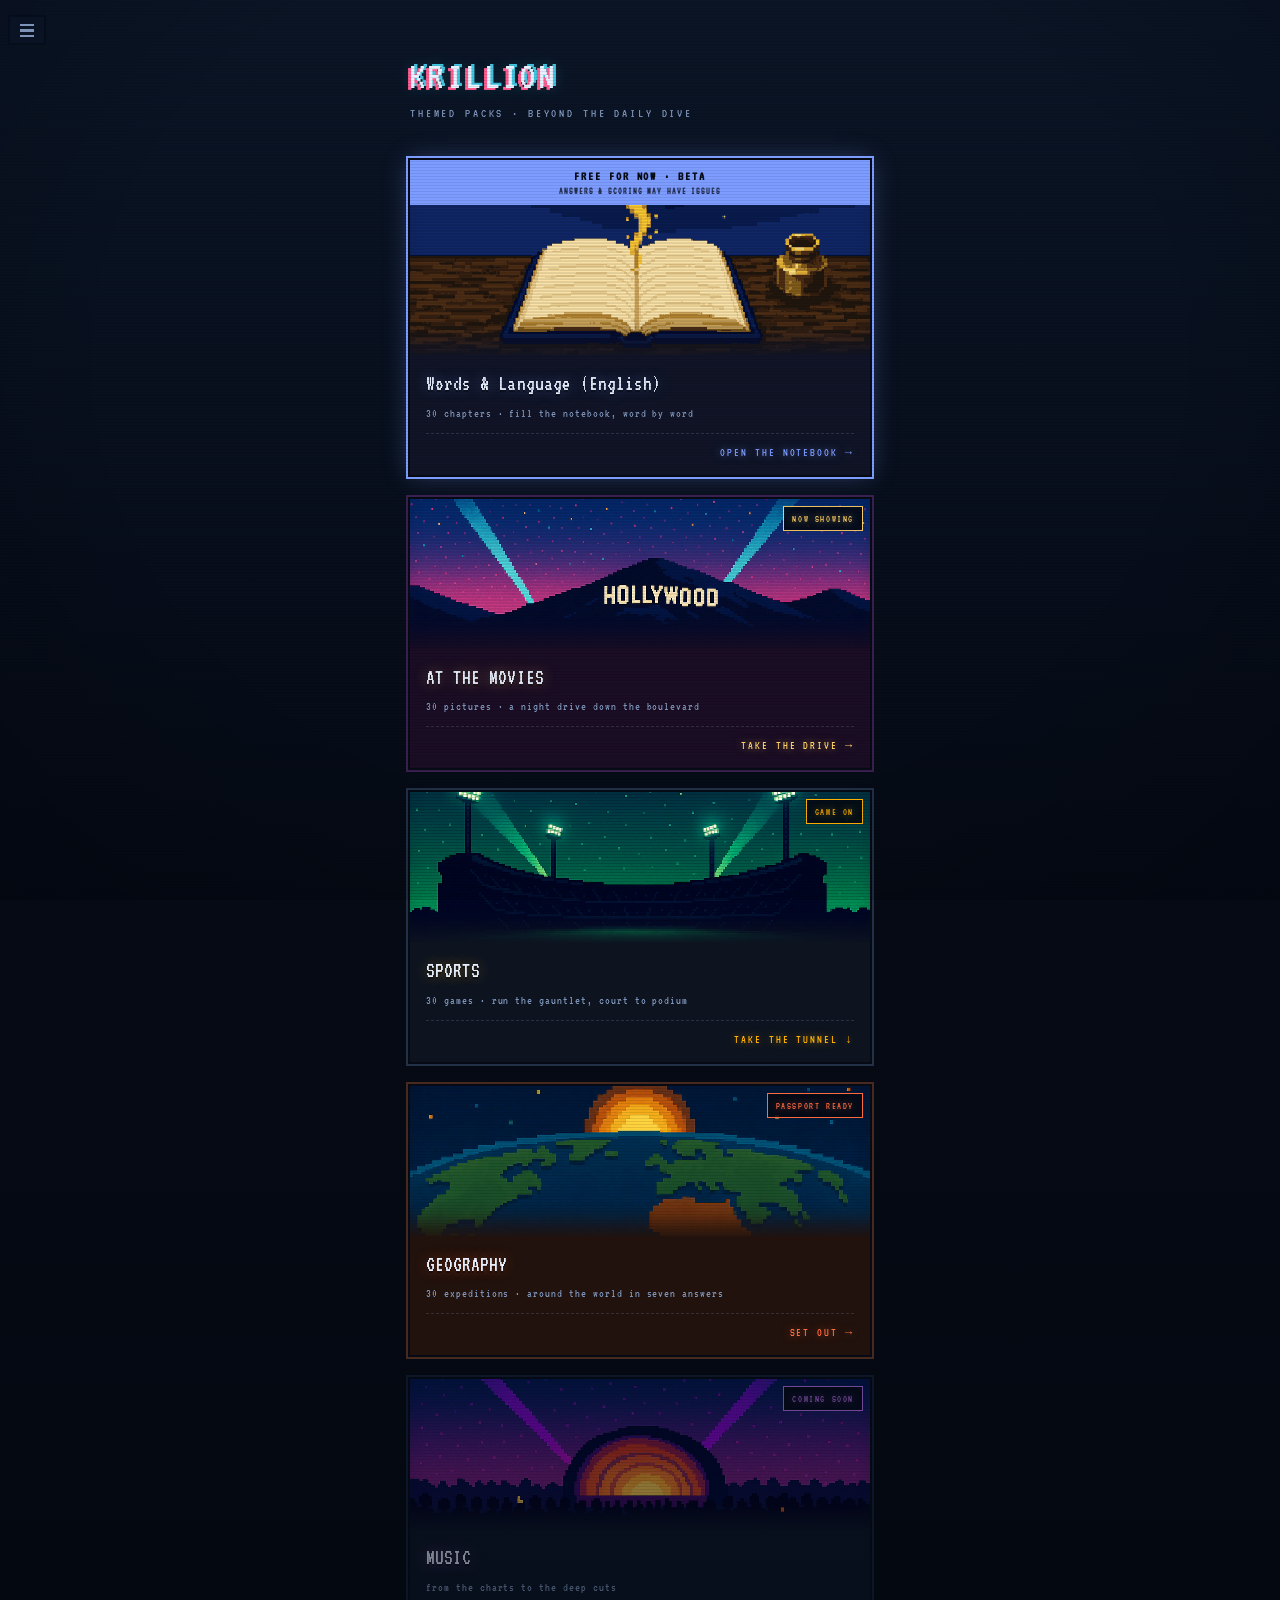
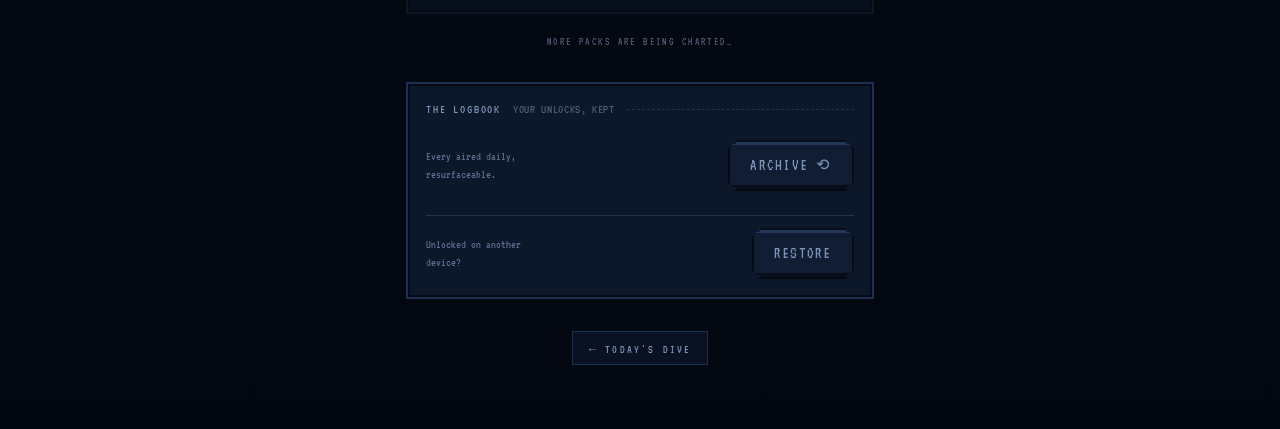
<file: public/packs.html>
<!DOCTYPE html>
<html class="vt323_26c3aa8-module__hafF8q__variable vt323_920d828b-module__nj9Loq__variable h-full antialiased" data-dpl-id="dpl_GBGoCFRxtiiPa5E4JoXkPPkCrnRC" lang="en"><head><meta charset="utf-8"/><meta content="width=device-width, initial-scale=1" name="viewport"/><link as="font" crossorigin="" href="_next/static/media/0c8c4ded07fff55c-s.p.2tcyrya9o07vu__q4074ed24.woff2" rel="preload" type="font/woff2"/><link data-precedence="next" href="_next/static/chunks/3zjwxu8e1eb42__q4074ed24.css" rel="stylesheet"/><link data-precedence="next" href="_next/static/chunks/3_kx93ti11bec__q4074ed24.css" rel="stylesheet"/><link data-precedence="next" href="_next/static/chunks/2r3v7vizz4q-w__q4074ed24.css" rel="stylesheet"/><link as="script" fetchpriority="low" href="_next/static/chunks/0xqeffprgr84u__q4074ed24.js" rel="preload"/><script async="" src="_next/static/chunks/3_8t-sr_tj1-r__q4074ed24.js"></script><script async="" src="_next/static/chunks/12ipbg36xyz91__q4074ed24.js"></script><script async="" src="_next/static/chunks/0t1cupau1mtgy__q4074ed24.js"></script><script async="" src="_next/static/chunks/29as3trynm9qs__q4074ed24.js"></script><script async="" src="_next/static/chunks/turbopack-2xdcsiplu4vqf__q4074ed24.js"></script><script async="" src="_next/static/chunks/0_bwf9t3lddf6__q4074ed24.js"></script><script async="" src="_next/static/chunks/1zii31svdwhs2__q4074ed24.js"></script><script async="" src="_next/static/chunks/3j7raku8mi1py__q4074ed24.js"></script><script async="" src="_next/static/chunks/1ntn7efqc-iiw__q4074ed24.js"></script><script async="" src="_next/static/chunks/3-8ij9y2yo451__q4074ed24.js"></script><script async="" src="_next/static/chunks/07z-finm_ff5d__q4074ed24.js"></script><link as="script" href="https://www.googletagmanager.com/gtag/js?id=G-T5E40G4DTP" rel="preload"/><meta content="" name="next-size-adjust"/><meta content="#050a14" name="theme-color"/><title>Krillion · the daily dive</title><meta content="Seven prompts a day, same for everyone. Rare answers sink you deeper. Obvious ones barely count. One in a krillion." name="description"/><meta content="Krillion · the daily dive" property="og:title"/><meta content="Seven prompts a day. Rare answers sink you deeper. How far down can you go?" property="og:description"/><meta content="https://krillion.io" property="og:url"/><meta content="Krillion" property="og:site_name"/><meta content="https://krillion.io/og.png" property="og:image"/><meta content="1200" property="og:image:width"/><meta content="630" property="og:image:height"/><meta content="Krillion · the daily dive" property="og:image:alt"/><meta content="website" property="og:type"/><meta content="summary_large_image" name="twitter:card"/><meta content="Krillion · the daily dive" name="twitter:title"/><meta content="Seven prompts a day. Rare answers sink you deeper. How far down can you go?" name="twitter:description"/><meta content="https://krillion.io/og.png" name="twitter:image"/><link href="icon__q464e54d1.png" rel="icon" sizes="256x256" type="image/png"/><link href="apple-icon__q085cce1f.png" rel="apple-touch-icon" sizes="180x180" type="image/png"/><script>(function(){try{if(location.pathname!=="/friends")return;var t=new URLSearchParams(location.hash.slice(1)).get("invite");if(t===null)return;sessionStorage.setItem("krillion:pending-friend-invite",/^[a-f0-9]{64}$/.test(t)?t:"invalid");history.replaceState(null,"",location.pathname+location.search)}catch(e){}})()</script><script>(function(){try{if(localStorage.getItem("krillion-contrast")==="1")document.documentElement.classList.add("colorblind")}catch(e){}})()</script><script nomodule="" src="_next/static/chunks/0cz1d0mv5g_q7__q4074ed24.js"></script></head><body class="min-h-full flex flex-col"><div hidden=""><!--$--><!--/$--></div><button aria-controls="site-menu" aria-expanded="false" aria-haspopup="dialog" aria-label="Open menu" class="SiteMenu-module__22gvxa__trigger" data-diving="false" type="button"><svg aria-hidden="true" fill="currentColor" shape-rendering="crispEdges" viewbox="0 0 20 20"><path d="M2 3h16v3H2zm0 6h16v3H2zm0 6h16v3H2z"></path></svg></button><dialog aria-labelledby="site-menu-title" class="SiteMenu-module__22gvxa__dialog" id="site-menu"><div class="SiteMenu-module__22gvxa__panel"><header class="SiteMenu-module__22gvxa__header"><div><p class="SiteMenu-module__22gvxa__eyebrow">KRILLION</p><h2 id="site-menu-title">Menu</h2></div><button aria-label="Close menu" class="SiteMenu-module__22gvxa__close" type="button">×</button></header><p class="fathom SiteMenu-module__22gvxa__rule"><span>Dive in</span></p><nav aria-label="Main navigation" class="SiteMenu-module__22gvxa__nav"><a href="index.html"><svg aria-hidden="true" class="SiteMenu-module__22gvxa__icon" fill="currentColor" shape-rendering="crispEdges" viewbox="0 0 20 20"><path d="M9 2h2v10h5v2h-2v2h-2v2H8v-2H6v-2H4v-2h5z" fill-rule="evenodd"></path></svg><span>Daily dive</span></a><a href="unlimited/classic.html"><span aria-hidden="true" class="SiteMenu-module__22gvxa__icon SiteMenu-module__22gvxa__symbol">∞</span><span>Unlimited</span></a><a href="archive.html"><span aria-hidden="true" class="SiteMenu-module__22gvxa__icon SiteMenu-module__22gvxa__symbol">⟲</span><span>Archive</span></a><a href="packs.html"><svg aria-hidden="true" class="SiteMenu-module__22gvxa__icon" fill="currentColor" shape-rendering="crispEdges" viewbox="0 0 20 20"><path d="M2 2h6v6H2z M12 2h6v6h-6z M2 12h6v6H2z M12 12h6v6h-6z" fill-rule="evenodd"></path></svg><span>Themed packs</span></a><a href="account.html"><svg aria-hidden="true" class="SiteMenu-module__22gvxa__icon" fill="currentColor" shape-rendering="crispEdges" viewbox="0 0 20 20"><path d="M7 2h6v2h2v6h-2v2H7v-2H5V4h2z M5 14h10v2h2v3H3v-3h2z" fill-rule="evenodd"></path></svg><span>My Krillion</span></a><a href="friends.html"><svg aria-hidden="true" class="SiteMenu-module__22gvxa__icon" fill="currentColor" shape-rendering="crispEdges" viewbox="0 0 20 20"><path d="M3 3h5v6H3z M12 3h5v6h-5z M1 12h9v6H1z M11 12h8v6h-8z" fill-rule="evenodd"></path></svg><span>Friends</span></a><button><svg aria-hidden="true" class="SiteMenu-module__22gvxa__icon" fill="currentColor" shape-rendering="crispEdges" viewbox="0 0 20 20"><path d="M6 4H14V6H16V14H14V16H6V14H4V6H6Z M8 1H12V4H8Z M8 16H12V19H8Z M1 8H4V12H1Z M16 8H19V12H16Z M3 3H6V6H3Z M14 3H17V6H14Z M3 14H6V17H3Z M14 14H17V17H14Z M8 8H12V12H8Z" fill-rule="evenodd"></path></svg><span>Settings</span></button><a href="faq.html"><svg aria-hidden="true" class="SiteMenu-module__22gvxa__icon" fill="currentColor" shape-rendering="crispEdges" viewbox="0 0 20 20"><path d="M5 2h10v2h2v6h-2v2h-4v2H8v-4h5V6H7v2H3V4h2z M8 16h3v3H8z" fill-rule="evenodd"></path></svg><span>FAQ</span></a></nav><a class="MerchLink-module__1I0bdG__link SiteMenu-module__22gvxa__merch" href="https://shop.krillion.io/?utm_source=krillion&amp;utm_medium=game&amp;utm_campaign=merch_launch&amp;utm_content=menu" rel="noopener" target="_blank"><svg aria-hidden="true" class="MerchLink-module__1I0bdG__icon" fill="currentColor" shape-rendering="crispEdges" viewbox="0 0 20 20"><path d="M6 2h2v2h4V2h2v2h2v2h2v4h-4v8H6v-8H2V6h2V4h2z"></path></svg><span class="MerchLink-module__1I0bdG__copy"><span class="MerchLink-module__1I0bdG__label">Merch</span><span class="MerchLink-module__1I0bdG__detail">Tees, sweats &amp; caps</span></span><span aria-hidden="true" class="MerchLink-module__1I0bdG__arrow">↗</span><span class="sr-only"> (opens in a new tab)</span></a><footer class="SiteMenu-module__22gvxa__footer">one in a krillion.</footer></div></dialog><main class="hub-root"><div aria-hidden="true" class="hub-crt"></div><div class="hub-inner"><header><p class="hub-wordmark font-display">KRILLION</p><p class="hub-sub">themed packs · beyond the daily dive</p></header><div class="flex flex-col gap-6"><a class="pack-card pack-card--free" href="https://krillion.io/lexicon" style="--pc:#7d9cff;--pc-ring:#26305c;--pc-panel:#101426"><div class="pack-free-banner"><strong>Free for now · BETA</strong><span>Answers &amp; scoring may have issues</span></div><div class="pack-art"><img alt="" class="pack-art-image" data-nimg="fill" decoding="async" loading="lazy" src="gen/optimized/v1/cards/lexicon__q4074ed24.webp" style="position:absolute;height:100%;width:100%;left:0;top:0;right:0;bottom:0;color:transparent"/></div><div class="pack-body"><div class="pack-name font-display">Words &amp; Language (English)</div><p class="pack-tagline">30 chapters · fill the notebook, word by word</p><div class="pack-foot" style="justify-content:flex-end"><span class="pack-go">OPEN THE NOTEBOOK →</span></div></div></a><a class="pack-card" href="https://krillion.io/movies" style="--pc:#ffd166;--pc-ring:#3a2050;--pc-panel:#1a0d24"><div class="pack-art"><img alt="" class="pack-art-image" data-nimg="fill" decoding="async" loading="lazy" src="gen/optimized/v1/cards/movies__q4074ed24.webp" style="position:absolute;height:100%;width:100%;left:0;top:0;right:0;bottom:0;color:transparent"/><span class="pack-chip">NOW SHOWING</span></div><div class="pack-body"><div class="pack-name font-display">AT THE MOVIES</div><p class="pack-tagline">30 pictures · a night drive down the boulevard</p><div class="pack-foot" style="justify-content:flex-end"><span class="pack-go">TAKE THE DRIVE →</span></div></div></a><a class="pack-card" href="https://krillion.io/sports" style="--pc:#ffb000;--pc-ring:#223048;--pc-panel:#0d1420"><div class="pack-art"><img alt="" class="pack-art-image" data-nimg="fill" decoding="async" loading="lazy" src="gen/optimized/v1/cards/sports__q4074ed24.webp" style="position:absolute;height:100%;width:100%;left:0;top:0;right:0;bottom:0;color:transparent"/><span class="pack-chip">GAME ON</span></div><div class="pack-body"><div class="pack-name font-display">SPORTS</div><p class="pack-tagline">30 games · run the gauntlet, court to podium</p><div class="pack-foot" style="justify-content:flex-end"><span class="pack-go">TAKE THE TUNNEL ↓</span></div></div></a><a class="pack-card" href="https://krillion.io/geography" style="--pc:#ff6b3d;--pc-ring:#48291f;--pc-panel:#21120d"><div class="pack-art"><img alt="" class="pack-art-image" data-nimg="fill" decoding="async" loading="lazy" src="gen/optimized/v1/cards/geography__q4074ed24.webp" style="position:absolute;height:100%;width:100%;left:0;top:0;right:0;bottom:0;color:transparent"/><span class="pack-chip">PASSPORT READY</span></div><div class="pack-body"><div class="pack-name font-display">GEOGRAPHY</div><p class="pack-tagline">30 expeditions · around the world in seven answers</p><div class="pack-foot" style="justify-content:flex-end"><span class="pack-go">SET OUT →</span></div></div></a><div aria-disabled="true" class="pack-card opacity-55" style="--pc:#c77dff;--pc-ring:#16233c;--pc-panel:#0d1626;pointer-events:none"><div class="pack-art"><img alt="" class="pack-art-image" data-nimg="fill" decoding="async" loading="lazy" src="gen/optimized/v1/cards/music__q4074ed24.webp" style="position:absolute;height:100%;width:100%;left:0;top:0;right:0;bottom:0;color:transparent"/><span class="pack-chip">COMING SOON</span></div><div class="pack-body"><div class="pack-name font-display">MUSIC</div><p class="pack-tagline">from the charts to the deep cuts</p></div></div><p class="hub-charting">more packs are being charted…</p></div><section class="hub-panel"><p class="fathom mb-1"><span>the logbook</span><span class="fathom-depth">your unlocks, kept</span></p><div class="flex items-center justify-between gap-3 pt-1 pb-3"><p class="font-mono-ui text-[12px] text-drift/70 max-w-[26ch]">Every aired daily, resurfaceable.</p><a class="btn-quiet whitespace-nowrap" href="archive.html">Archive ⟲</a></div><div class="flex items-center justify-between gap-3 border-t border-[var(--hairline)] pt-3"><p class="font-mono-ui text-[12px] text-drift/70 max-w-[26ch]">Unlocked on another device?</p><a class="btn-quiet whitespace-nowrap" href="https://krillion.io/restore">Restore</a></div></section><div class="flex justify-center"><a class="hub-back" href="index.html">← today's dive</a></div></div></main><!--$--><!--/$--><div hidden=""></div><script async="" id="_R_" src="_next/static/chunks/0xqeffprgr84u__q4074ed24.js"></script><script>(self.__next_f=self.__next_f||[]).push([0])</script><script>self.__next_f.push([1,"1:\"$Sreact.fragment\"\n2:I[623524,[\"/_next/static/chunks/0_bwf9t3lddf6.js?dpl=dpl_GBGoCFRxtiiPa5E4JoXkPPkCrnRC\",\"/_next/static/chunks/1zii31svdwhs2.js?dpl=dpl_GBGoCFRxtiiPa5E4JoXkPPkCrnRC\",\"/_next/static/chunks/3j7raku8mi1py.js?dpl=dpl_GBGoCFRxtiiPa5E4JoXkPPkCrnRC\",\"/_next/static/chunks/1ntn7efqc-iiw.js?dpl=dpl_GBGoCFRxtiiPa5E4JoXkPPkCrnRC\",\"/_next/static/chunks/3-8ij9y2yo451.js?dpl=dpl_GBGoCFRxtiiPa5E4JoXkPPkCrnRC\"],\"default\"]\n3:I[271082,[\"/_next/static/chunks/0_bwf9t3lddf6.js?dpl=dpl_GBGoCFRxtiiPa5E4JoXkPPkCrnRC\",\"/_next/static/chunks/1zii31svdwhs2.js?dpl=dpl_GBGoCFRxtiiPa5E4JoXkPPkCrnRC\",\"/_next/static/chunks/3j7raku8mi1py.js?dpl=dpl_GBGoCFRxtiiPa5E4JoXkPPkCrnRC\",\"/_next/static/chunks/1ntn7efqc-iiw.js?dpl=dpl_GBGoCFRxtiiPa5E4JoXkPPkCrnRC\",\"/_next/static/chunks/3-8ij9y2yo451.js?dpl=dpl_GBGoCFRxtiiPa5E4JoXkPPkCrnRC\"],\"default\"]\n4:I[670992,[\"/_next/static/chunks/0_bwf9t3lddf6.js?dpl=dpl_GBGoCFRxtiiPa5E4JoXkPPkCrnRC\",\"/_next/static/chunks/1zii31svdwhs2.js?dpl=dpl_GBGoCFRxtiiPa5E4JoXkPPkCrnRC\",\"/_next/static/chunks/3j7raku8mi1py.js?dpl=dpl_GBGoCFRxtiiPa5E4JoXkPPkCrnRC\",\"/_next/static/chunks/1ntn7efqc-iiw.js?dpl=dpl_GBGoCFRxtiiPa5E4JoXkPPkCrnRC\",\"/_next/static/chunks/3-8ij9y2yo451.js?dpl=dpl_GBGoCFRxtiiPa5E4JoXkPPkCrnRC\"],\"default\"]\n5:I[770816,[\"/_next/static/chunks/0_bwf9t3lddf6.js?dpl=dpl_GBGoCFRxtiiPa5E4JoXkPPkCrnRC\",\"/_next/static/chunks/1zii31svdwhs2.js?dpl=dpl_GBGoCFRxtiiPa5E4JoXkPPkCrnRC\",\"/_next/static/chunks/3j7raku8mi1py.js?dpl=dpl_GBGoCFRxtiiPa5E4JoXkPPkCrnRC\",\"/_next/static/chunks/1ntn7efqc-iiw.js?dpl=dpl_GBGoCFRxtiiPa5E4JoXkPPkCrnRC\",\"/_next/static/chunks/3-8ij9y2yo451.js?dpl=dpl_GBGoCFRxtiiPa5E4JoXkPPkCrnRC\"],\"default\"]\n6:I[339756,[\"/_next/static/chunks/0_bwf9t3lddf6.js?dpl=dpl_GBGoCFRxtiiPa5E4JoXkPPkCrnRC\",\"/_next/static/chunks/1zii31svdwhs2.js?dpl=dpl_GBGoCFRxtiiPa5E4JoXkPPkCrnRC\",\"/_next/static/chunks/3j7raku8mi1py.js?dpl=dpl_GBGoCFRxtiiPa5E4JoXkPPkCrnRC\",\"/_next/static/chunks/1ntn7efqc-iiw.js?dpl=dpl_GBGoCFRxtiiPa5E4JoXkPPkCrnRC\",\"/_next/static/chunks/3-8ij9y2yo451.js?dpl=dpl_GBGoCFRxtiiPa5E4JoXkPPkCrnRC\"],\"default\"]\n7:I[837457,[\"/_next/static/chunks/0_bwf9t3lddf6.js?dpl=dpl_GBGoCFRxtiiPa5E4JoXkPPkCrnRC\",\"/_next/static/chunks/1zii31svdwhs2.js?dpl=dpl_GBGoCFRxtiiPa5E4JoXkPPkCrnRC\",\"/_next/static/chunks/3j7raku8mi1py.js?dpl=dpl_GBGoCFRxtiiPa5E4JoXkPPkCrnRC\",\"/_next/static/chunks/1ntn7efqc-iiw.js?dpl=dpl_GBGoCFRxtiiPa5E4JoXkPPkCrnRC\",\"/_next/static/chunks/3-8ij9y2yo451.js?dpl=dpl_GBGoCFRxtiiPa5E4JoXkPPkCrnRC\"],\"default\"]\n8:I[1900,[\"/_next/static/chunks/0_bwf9t3lddf6.js?dpl=dpl_GBGoCFRxtiiPa5E4JoXkPPkCrnRC\",\"/_next/static/chunks/1zii31svdwhs2.js?dpl=dpl_GBGoCFRxtiiPa5E4JoXkPPkCrnRC\",\"/_next/static/chunks/3j7raku8mi1py.js?dpl=dpl_GBGoCFRxtiiPa5E4JoXkPPkCrnRC\",\"/_next/static/chunks/1ntn7efqc-iiw.js?dpl=dpl_GBGoCFRxtiiPa5E4JoXkPPkCrnRC\",\"/_next/static/chunks/3-8ij9y2yo451.js?dpl=dpl_GBGoCFRxtiiPa5E4JoXkPPkCrnRC\"],\"default\"]\n9:I[654576,[\"/_next/static/chunks/0_bwf9t3lddf6.js?dpl=dpl_GBGoCFRxtiiPa5E4JoXkPPkCrnRC\",\"/_next/static/chunks/1zii31svdwhs2.js?dpl=dpl_GBGoCFRxtiiPa5E4JoXkPPkCrnRC\",\"/_next/static/chunks/3j7raku8mi1py.js?dpl=dpl_GBGoCFRxtiiPa5E4JoXkPPkCrnRC\",\"/_next/static/chunks/1ntn7efqc-iiw.js?dpl=dpl_GBGoCFRxtiiPa5E4JoXkPPkCrnRC\",\"/_next/static/chunks/3-8ij9y2yo451.js?dpl=dpl_GBGoCFRxtiiPa5E4JoXkPPkCrnRC\"],\"GoogleAnalytics\"]\na:I[458774,[\"/_next/static/chunks/0_bwf9t3lddf6.js?dpl=dpl_GBGoCFRxtiiPa5E4JoXkPPkCrnRC\",\"/_next/static/chunks/1zii31svdwhs2.js?dpl=dpl_GBGoCFRxtiiPa5E4JoXkPPkCrnRC\",\"/_next/static/chunks/3j7raku8mi1py.js?dpl=dpl_GBGoCFRxtiiPa5E4JoXkPPkCrnRC\",\"/_next/static/chunks/1ntn7efqc-iiw.js?dpl=dpl_GBGoCFRxtiiPa5E4JoXkPPkCrnRC\",\"/_next/static/chunks/3-8ij9y2yo451.js?dpl=dpl_GBGoCFRxtiiPa5E4JoXkPPkCrnRC\",\"/_next/static/chunks/07z-finm_ff5d.js?dpl=dpl_GBGoCFRxtiiPa5E4JoXkPPkCrnRC\"],\"default\"]\nb:I[897367,[\"/_next/static/chunks/0_bwf9t3lddf6.js?dpl=dpl_GBGoCFRxtiiPa5E4JoXkPPkCrnRC\",\"/_next/static/chunks/1zii31svdwhs2.js?dpl=dpl_GBGoCFRxtiiPa5E4JoXkPPkCrnRC\",\"/_next/static/chunks/3j7raku8mi1py.js?dpl=dpl_GBGoCFRxtiiPa5E4JoXkPPkCrnRC\",\"/_next/static/chunks/1ntn7efqc-iiw.js?dpl=dpl_GBGoCFRxtiiPa5E4JoXkP"])</script><script>self.__next_f.push([1,"PkCrnRC\",\"/_next/static/chunks/3-8ij9y2yo451.js?dpl=dpl_GBGoCFRxtiiPa5E4JoXkPPkCrnRC\"],\"OutletBoundary\"]\nc:\"$Sreact.suspense\"\nf:I[897367,[\"/_next/static/chunks/0_bwf9t3lddf6.js?dpl=dpl_GBGoCFRxtiiPa5E4JoXkPPkCrnRC\",\"/_next/static/chunks/1zii31svdwhs2.js?dpl=dpl_GBGoCFRxtiiPa5E4JoXkPPkCrnRC\",\"/_next/static/chunks/3j7raku8mi1py.js?dpl=dpl_GBGoCFRxtiiPa5E4JoXkPPkCrnRC\",\"/_next/static/chunks/1ntn7efqc-iiw.js?dpl=dpl_GBGoCFRxtiiPa5E4JoXkPPkCrnRC\",\"/_next/static/chunks/3-8ij9y2yo451.js?dpl=dpl_GBGoCFRxtiiPa5E4JoXkPPkCrnRC\"],\"ViewportBoundary\"]\n11:I[897367,[\"/_next/static/chunks/0_bwf9t3lddf6.js?dpl=dpl_GBGoCFRxtiiPa5E4JoXkPPkCrnRC\",\"/_next/static/chunks/1zii31svdwhs2.js?dpl=dpl_GBGoCFRxtiiPa5E4JoXkPPkCrnRC\",\"/_next/static/chunks/3j7raku8mi1py.js?dpl=dpl_GBGoCFRxtiiPa5E4JoXkPPkCrnRC\",\"/_next/static/chunks/1ntn7efqc-iiw.js?dpl=dpl_GBGoCFRxtiiPa5E4JoXkPPkCrnRC\",\"/_next/static/chunks/3-8ij9y2yo451.js?dpl=dpl_GBGoCFRxtiiPa5E4JoXkPPkCrnRC\"],\"MetadataBoundary\"]\n13:I[168027,[\"/_next/static/chunks/0_bwf9t3lddf6.js?dpl=dpl_GBGoCFRxtiiPa5E4JoXkPPkCrnRC\",\"/_next/static/chunks/1zii31svdwhs2.js?dpl=dpl_GBGoCFRxtiiPa5E4JoXkPPkCrnRC\",\"/_next/static/chunks/3j7raku8mi1py.js?dpl=dpl_GBGoCFRxtiiPa5E4JoXkPPkCrnRC\",\"/_next/static/chunks/1ntn7efqc-iiw.js?dpl=dpl_GBGoCFRxtiiPa5E4JoXkPPkCrnRC\",\"/_next/static/chunks/3-8ij9y2yo451.js?dpl=dpl_GBGoCFRxtiiPa5E4JoXkPPkCrnRC\"],\"default\",1]\n:HL[\"/_next/static/chunks/3zjwxu8e1eb42.css?dpl=dpl_GBGoCFRxtiiPa5E4JoXkPPkCrnRC\",\"style\"]\n:HL[\"/_next/static/chunks/3_kx93ti11bec.css?dpl=dpl_GBGoCFRxtiiPa5E4JoXkPPkCrnRC\",\"style\"]\n:HL[\"/_next/static/chunks/2r3v7vizz4q-w.css?dpl=dpl_GBGoCFRxtiiPa5E4JoXkPPkCrnRC\",\"style\"]\n:HL[\"/_next/static/media/0c8c4ded07fff55c-s.p.2tcyrya9o07vu.woff2?dpl=dpl_GBGoCFRxtiiPa5E4JoXkPPkCrnRC\",\"font\",{\"crossOrigin\":\"\",\"type\":\"font/woff2\"}]\n"])</script><script>self.__next_f.push([1,"0:{\"P\":null,\"c\":[\"\",\"packs\"],\"q\":\"\",\"i\":false,\"f\":[[[\"\",{\"children\":[\"packs\",{\"children\":[\"__PAGE__\",{}]}]},\"$undefined\",\"$undefined\",16],[[\"$\",\"$1\",\"c\",{\"children\":[[[\"$\",\"link\",\"0\",{\"rel\":\"stylesheet\",\"href\":\"/_next/static/chunks/3zjwxu8e1eb42.css?dpl=dpl_GBGoCFRxtiiPa5E4JoXkPPkCrnRC\",\"precedence\":\"next\",\"crossOrigin\":\"$undefined\",\"nonce\":\"$undefined\"}],[\"$\",\"link\",\"1\",{\"rel\":\"stylesheet\",\"href\":\"/_next/static/chunks/3_kx93ti11bec.css?dpl=dpl_GBGoCFRxtiiPa5E4JoXkPPkCrnRC\",\"precedence\":\"next\",\"crossOrigin\":\"$undefined\",\"nonce\":\"$undefined\"}],[\"$\",\"link\",\"2\",{\"rel\":\"stylesheet\",\"href\":\"/_next/static/chunks/2r3v7vizz4q-w.css?dpl=dpl_GBGoCFRxtiiPa5E4JoXkPPkCrnRC\",\"precedence\":\"next\",\"crossOrigin\":\"$undefined\",\"nonce\":\"$undefined\"}],[\"$\",\"script\",\"script-0\",{\"src\":\"/_next/static/chunks/0_bwf9t3lddf6.js?dpl=dpl_GBGoCFRxtiiPa5E4JoXkPPkCrnRC\",\"async\":true,\"nonce\":\"$undefined\"}],[\"$\",\"script\",\"script-1\",{\"src\":\"/_next/static/chunks/1zii31svdwhs2.js?dpl=dpl_GBGoCFRxtiiPa5E4JoXkPPkCrnRC\",\"async\":true,\"nonce\":\"$undefined\"}],[\"$\",\"script\",\"script-2\",{\"src\":\"/_next/static/chunks/3j7raku8mi1py.js?dpl=dpl_GBGoCFRxtiiPa5E4JoXkPPkCrnRC\",\"async\":true,\"nonce\":\"$undefined\"}],[\"$\",\"script\",\"script-3\",{\"src\":\"/_next/static/chunks/1ntn7efqc-iiw.js?dpl=dpl_GBGoCFRxtiiPa5E4JoXkPPkCrnRC\",\"async\":true,\"nonce\":\"$undefined\"}],[\"$\",\"script\",\"script-4\",{\"src\":\"/_next/static/chunks/3-8ij9y2yo451.js?dpl=dpl_GBGoCFRxtiiPa5E4JoXkPPkCrnRC\",\"async\":true,\"nonce\":\"$undefined\"}]],[\"$\",\"html\",null,{\"lang\":\"en\",\"className\":\"vt323_26c3aa8-module__hafF8q__variable vt323_920d828b-module__nj9Loq__variable h-full antialiased\",\"suppressHydrationWarning\":true,\"children\":[[\"$\",\"head\",null,{\"children\":[[\"$\",\"script\",null,{\"dangerouslySetInnerHTML\":{\"__html\":\"(function(){try{if(location.pathname!==\\\"/friends\\\")return;var t=new URLSearchParams(location.hash.slice(1)).get(\\\"invite\\\");if(t===null)return;sessionStorage.setItem(\\\"krillion:pending-friend-invite\\\",/^[a-f0-9]{64}$/.test(t)?t:\\\"invalid\\\");history.replaceState(null,\\\"\\\",location.pathname+location.search)}catch(e){}})()\"}}],[\"$\",\"script\",null,{\"dangerouslySetInnerHTML\":{\"__html\":\"(function(){try{if(localStorage.getItem(\\\"krillion-contrast\\\")===\\\"1\\\")document.documentElement.classList.add(\\\"colorblind\\\")}catch(e){}})()\"}}]]}],[\"$\",\"body\",null,{\"className\":\"min-h-full flex flex-col\",\"children\":[\"$\",\"$L2\",null,{\"children\":[[\"$\",\"$L3\",null,{\"children\":[[\"$\",\"$L4\",null,{}],[\"$\",\"$L5\",null,{}],[\"$\",\"$L6\",null,{\"parallelRouterKey\":\"children\",\"error\":\"$undefined\",\"errorStyles\":\"$undefined\",\"errorScripts\":\"$undefined\",\"template\":[\"$\",\"$L7\",null,{}],\"templateStyles\":\"$undefined\",\"templateScripts\":\"$undefined\",\"notFound\":[[[\"$\",\"title\",null,{\"children\":\"404: This page could not be found.\"}],[\"$\",\"div\",null,{\"style\":{\"fontFamily\":\"system-ui,\\\"Segoe UI\\\",Roboto,Helvetica,Arial,sans-serif,\\\"Apple Color Emoji\\\",\\\"Segoe UI Emoji\\\"\",\"height\":\"100vh\",\"textAlign\":\"center\",\"display\":\"flex\",\"flexDirection\":\"column\",\"alignItems\":\"center\",\"justifyContent\":\"center\"},\"children\":[\"$\",\"div\",null,{\"children\":[[\"$\",\"style\",null,{\"dangerouslySetInnerHTML\":{\"__html\":\"body{color:#000;background:#fff;margin:0}.next-error-h1{border-right:1px solid rgba(0,0,0,.3)}@media (prefers-color-scheme:dark){body{color:#fff;background:#000}.next-error-h1{border-right:1px solid rgba(255,255,255,.3)}}\"}}],[\"$\",\"h1\",null,{\"className\":\"next-error-h1\",\"style\":{\"display\":\"inline-block\",\"margin\":\"0 20px 0 0\",\"padding\":\"0 23px 0 0\",\"fontSize\":24,\"fontWeight\":500,\"verticalAlign\":\"top\",\"lineHeight\":\"49px\"},\"children\":404}],[\"$\",\"div\",null,{\"style\":{\"display\":\"inline-block\"},\"children\":[\"$\",\"h2\",null,{\"style\":{\"fontSize\":14,\"fontWeight\":400,\"lineHeight\":\"49px\",\"margin\":0},\"children\":\"This page could not be found.\"}]}]]}]}]],[]],\"forbidden\":\"$undefined\",\"unauthorized\":\"$undefined\"}]]}],[\"$\",\"$L8\",null,{}]]}]}],[\"$\",\"$L9\",null,{\"gaId\":\"G-T5E40G4DTP\"}]]}]]}],{\"children\":[[\"$\",\"$1\",\"c\",{\"children\":[null,[\"$\",\"$L6\",null,{\"parallelRouterKey\":\"children\",\"error\":\"$undefined\",\"errorStyles\":\"$undefined\",\"errorScripts\":\"$undefined\",\"template\":[\"$\",\"$L7\",null,{}],\"templateStyles\":\"$undefined\",\"templateScripts\":\"$undefined\",\"notFound\":\"$undefined\",\"forbidden\":\"$undefined\",\"unauthorized\":\"$undefined\"}]]}],{\"children\":[[\"$\",\"$1\",\"c\",{\"children\":[[\"$\",\"$La\",null,{}],[[\"$\",\"script\",\"script-0\",{\"src\":\"/_next/static/chunks/07z-finm_ff5d.js?dpl=dpl_GBGoCFRxtiiPa5E4JoXkPPkCrnRC\",\"async\":true,\"nonce\":\"$undefined\"}]],[\"$\",\"$Lb\",null,{\"children\":[\"$\",\"$c\",null,{\"name\":\"Next.MetadataOutlet\",\"children\":\"$@d\"}]}]]}],{},null,false,null]},null,false,\"$@e\"]},null,false,null],[\"$\",\"$1\",\"h\",{\"children\":[null,[\"$\",\"$Lf\",null,{\"children\":\"$L10\"}],[\"$\",\"div\",null,{\"hidden\":true,\"children\":[\"$\",\"$L11\",null,{\"children\":[\"$\",\"$c\",null,{\"name\":\"Next.Metadata\",\"children\":\"$L12\"}]}]}],[\"$\",\"meta\",null,{\"name\":\"next-size-adjust\",\"content\":\"\"}]]}],false]],\"m\":\"$undefined\",\"G\":[\"$13\",[\"$L14\",\"$L15\",\"$L16\"]],\"S\":true,\"h\":null,\"s\":\"$undefined\",\"l\":\"$undefined\",\"p\":\"$undefined\",\"d\":\"$undefined\"}\n"])</script><script>self.__next_f.push([1,"17:[]\ne:\"$W17\"\n14:[\"$\",\"link\",\"0\",{\"rel\":\"stylesheet\",\"href\":\"/_next/static/chunks/3zjwxu8e1eb42.css?dpl=dpl_GBGoCFRxtiiPa5E4JoXkPPkCrnRC\",\"precedence\":\"next\",\"crossOrigin\":\"$undefined\",\"nonce\":\"$undefined\"}]\n15:[\"$\",\"link\",\"1\",{\"rel\":\"stylesheet\",\"href\":\"/_next/static/chunks/3_kx93ti11bec.css?dpl=dpl_GBGoCFRxtiiPa5E4JoXkPPkCrnRC\",\"precedence\":\"next\",\"crossOrigin\":\"$undefined\",\"nonce\":\"$undefined\"}]\n16:[\"$\",\"link\",\"2\",{\"rel\":\"stylesheet\",\"href\":\"/_next/static/chunks/2r3v7vizz4q-w.css?dpl=dpl_GBGoCFRxtiiPa5E4JoXkPPkCrnRC\",\"precedence\":\"next\",\"crossOrigin\":\"$undefined\",\"nonce\":\"$undefined\"}]\n"])</script><script>self.__next_f.push([1,"10:[[\"$\",\"meta\",\"0\",{\"charSet\":\"utf-8\"}],[\"$\",\"meta\",\"1\",{\"name\":\"viewport\",\"content\":\"width=device-width, initial-scale=1\"}],[\"$\",\"meta\",\"2\",{\"name\":\"theme-color\",\"content\":\"#050a14\"}]]\n"])</script><script>self.__next_f.push([1,"18:I[27201,[\"/_next/static/chunks/0_bwf9t3lddf6.js?dpl=dpl_GBGoCFRxtiiPa5E4JoXkPPkCrnRC\",\"/_next/static/chunks/1zii31svdwhs2.js?dpl=dpl_GBGoCFRxtiiPa5E4JoXkPPkCrnRC\",\"/_next/static/chunks/3j7raku8mi1py.js?dpl=dpl_GBGoCFRxtiiPa5E4JoXkPPkCrnRC\",\"/_next/static/chunks/1ntn7efqc-iiw.js?dpl=dpl_GBGoCFRxtiiPa5E4JoXkPPkCrnRC\",\"/_next/static/chunks/3-8ij9y2yo451.js?dpl=dpl_GBGoCFRxtiiPa5E4JoXkPPkCrnRC\"],\"IconMark\"]\nd:null\n"])</script><script>self.__next_f.push([1,"12:[[\"$\",\"title\",\"0\",{\"children\":\"Krillion · the daily dive\"}],[\"$\",\"meta\",\"1\",{\"name\":\"description\",\"content\":\"Seven prompts a day, same for everyone. Rare answers sink you deeper. Obvious ones barely count. One in a krillion.\"}],[\"$\",\"meta\",\"2\",{\"property\":\"og:title\",\"content\":\"Krillion · the daily dive\"}],[\"$\",\"meta\",\"3\",{\"property\":\"og:description\",\"content\":\"Seven prompts a day. Rare answers sink you deeper. How far down can you go?\"}],[\"$\",\"meta\",\"4\",{\"property\":\"og:url\",\"content\":\"https://krillion.io\"}],[\"$\",\"meta\",\"5\",{\"property\":\"og:site_name\",\"content\":\"Krillion\"}],[\"$\",\"meta\",\"6\",{\"property\":\"og:image\",\"content\":\"https://krillion.io/og.png\"}],[\"$\",\"meta\",\"7\",{\"property\":\"og:image:width\",\"content\":\"1200\"}],[\"$\",\"meta\",\"8\",{\"property\":\"og:image:height\",\"content\":\"630\"}],[\"$\",\"meta\",\"9\",{\"property\":\"og:image:alt\",\"content\":\"Krillion · the daily dive\"}],[\"$\",\"meta\",\"10\",{\"property\":\"og:type\",\"content\":\"website\"}],[\"$\",\"meta\",\"11\",{\"name\":\"twitter:card\",\"content\":\"summary_large_image\"}],[\"$\",\"meta\",\"12\",{\"name\":\"twitter:title\",\"content\":\"Krillion · the daily dive\"}],[\"$\",\"meta\",\"13\",{\"name\":\"twitter:description\",\"content\":\"Seven prompts a day. Rare answers sink you deeper. How far down can you go?\"}],[\"$\",\"meta\",\"14\",{\"name\":\"twitter:image\",\"content\":\"https://krillion.io/og.png\"}],[\"$\",\"link\",\"15\",{\"rel\":\"icon\",\"href\":\"/icon.png?icon.10narxa3_gvth.png?dpl=dpl_GBGoCFRxtiiPa5E4JoXkPPkCrnRC\",\"sizes\":\"256x256\",\"type\":\"image/png\"}],[\"$\",\"link\",\"16\",{\"rel\":\"apple-touch-icon\",\"href\":\"/apple-icon.png?apple-icon.24b26y9qhjk-g.png?dpl=dpl_GBGoCFRxtiiPa5E4JoXkPPkCrnRC\",\"sizes\":\"180x180\",\"type\":\"image/png\"}],[\"$\",\"$L18\",\"17\",{}]]\n"])</script></body></html>
</file>
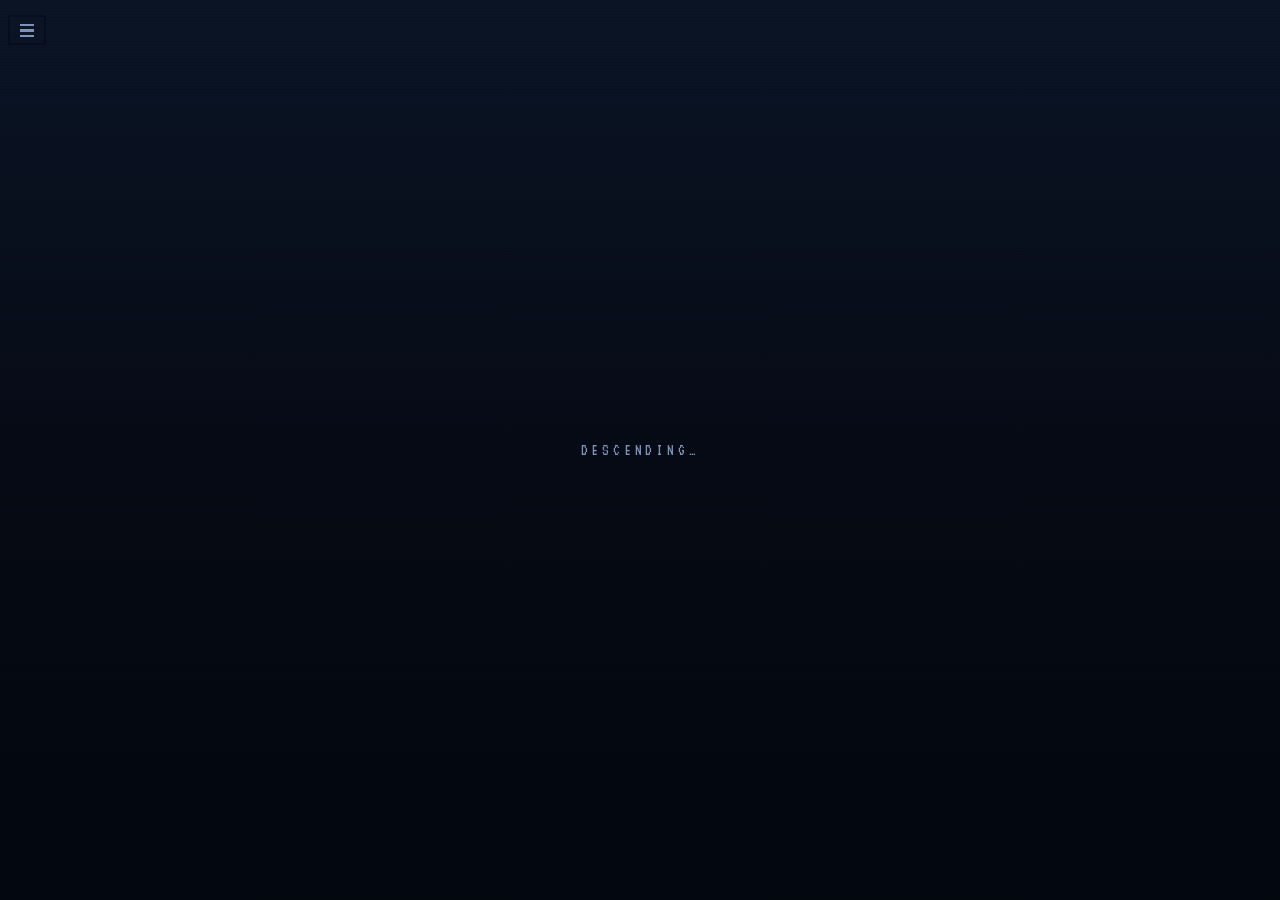
<file: public/unlimited/classic.html>
<!DOCTYPE html>
<html class="vt323_26c3aa8-module__hafF8q__variable vt323_920d828b-module__nj9Loq__variable h-full antialiased" data-dpl-id="dpl_GBGoCFRxtiiPa5E4JoXkPPkCrnRC" lang="en"><head><meta charset="utf-8"/><meta content="width=device-width, initial-scale=1" name="viewport"/><link as="font" crossorigin="" href="../_next/static/media/0c8c4ded07fff55c-s.p.2tcyrya9o07vu__q4074ed24.woff2" rel="preload" type="font/woff2"/><link data-precedence="next" href="../_next/static/chunks/3zjwxu8e1eb42__q4074ed24.css" rel="stylesheet"/><link data-precedence="next" href="../_next/static/chunks/3_kx93ti11bec__q4074ed24.css" rel="stylesheet"/><link data-precedence="next" href="../_next/static/chunks/2r3v7vizz4q-w__q4074ed24.css" rel="stylesheet"/><link data-precedence="next" href="../_next/static/chunks/1mocoxd98i93b__q4074ed24.css" rel="stylesheet"/><link data-precedence="next" href="../_next/static/chunks/3j9no1a_hemcb__q4074ed24.css" rel="stylesheet"/><link data-precedence="next" href="../_next/static/chunks/1sdnqd5asdcl8__q4074ed24.css" rel="stylesheet"/><link as="script" fetchpriority="low" href="../_next/static/chunks/0xqeffprgr84u__q4074ed24.js" rel="preload"/><script async="" src="../_next/static/chunks/3_8t-sr_tj1-r__q4074ed24.js"></script><script async="" src="../_next/static/chunks/12ipbg36xyz91__q4074ed24.js"></script><script async="" src="../_next/static/chunks/0t1cupau1mtgy__q4074ed24.js"></script><script async="" src="../_next/static/chunks/29as3trynm9qs__q4074ed24.js"></script><script async="" src="../_next/static/chunks/turbopack-2xdcsiplu4vqf__q4074ed24.js"></script><script async="" src="../_next/static/chunks/0_bwf9t3lddf6__q4074ed24.js"></script><script async="" src="../_next/static/chunks/1zii31svdwhs2__q4074ed24.js"></script><script async="" src="../_next/static/chunks/3j7raku8mi1py__q4074ed24.js"></script><script async="" src="../_next/static/chunks/1ntn7efqc-iiw__q4074ed24.js"></script><script async="" src="../_next/static/chunks/3-8ij9y2yo451__q4074ed24.js"></script><script async="" src="../_next/static/chunks/24pnyv0cy05i-__q4074ed24.js"></script><script async="" src="../_next/static/chunks/3im5zgwj-l9lc__q4074ed24.js"></script><script async="" src="../_next/static/chunks/2m0__9bm3qc32__q4074ed24.js"></script><link as="script" href="https://www.googletagmanager.com/gtag/js?id=G-T5E40G4DTP" rel="preload"/><meta content="" name="next-size-adjust"/><meta content="#050a14" name="theme-color"/><title>Krillion · the daily dive</title><meta content="Seven prompts a day, same for everyone. Rare answers sink you deeper. Obvious ones barely count. One in a krillion." name="description"/><meta content="Krillion · the daily dive" property="og:title"/><meta content="Seven prompts a day. Rare answers sink you deeper. How far down can you go?" property="og:description"/><meta content="https://krillion.io" property="og:url"/><meta content="Krillion" property="og:site_name"/><meta content="https://krillion.io/og.png" property="og:image"/><meta content="1200" property="og:image:width"/><meta content="630" property="og:image:height"/><meta content="Krillion · the daily dive" property="og:image:alt"/><meta content="website" property="og:type"/><meta content="summary_large_image" name="twitter:card"/><meta content="Krillion · the daily dive" name="twitter:title"/><meta content="Seven prompts a day. Rare answers sink you deeper. How far down can you go?" name="twitter:description"/><meta content="https://krillion.io/og.png" name="twitter:image"/><link href="../icon__q464e54d1.png" rel="icon" sizes="256x256" type="image/png"/><link href="../apple-icon__q085cce1f.png" rel="apple-touch-icon" sizes="180x180" type="image/png"/><script>(function(){try{if(location.pathname!=="/friends")return;var t=new URLSearchParams(location.hash.slice(1)).get("invite");if(t===null)return;sessionStorage.setItem("krillion:pending-friend-invite",/^[a-f0-9]{64}$/.test(t)?t:"invalid");history.replaceState(null,"",location.pathname+location.search)}catch(e){}})()</script><script>(function(){try{if(localStorage.getItem("krillion-contrast")==="1")document.documentElement.classList.add("colorblind")}catch(e){}})()</script><script nomodule="" src="../_next/static/chunks/0cz1d0mv5g_q7__q4074ed24.js"></script></head><body class="min-h-full flex flex-col"><div hidden=""><!--$--><!--/$--></div><button aria-controls="site-menu" aria-expanded="false" aria-haspopup="dialog" aria-label="Open menu" class="SiteMenu-module__22gvxa__trigger" data-diving="false" type="button"><svg aria-hidden="true" fill="currentColor" shape-rendering="crispEdges" viewbox="0 0 20 20"><path d="M2 3h16v3H2zm0 6h16v3H2zm0 6h16v3H2z"></path></svg></button><dialog aria-labelledby="site-menu-title" class="SiteMenu-module__22gvxa__dialog" id="site-menu"><div class="SiteMenu-module__22gvxa__panel"><header class="SiteMenu-module__22gvxa__header"><div><p class="SiteMenu-module__22gvxa__eyebrow">KRILLION</p><h2 id="site-menu-title">Menu</h2></div><button aria-label="Close menu" class="SiteMenu-module__22gvxa__close" type="button">×</button></header><p class="fathom SiteMenu-module__22gvxa__rule"><span>Dive in</span></p><nav aria-label="Main navigation" class="SiteMenu-module__22gvxa__nav"><a href="../index.html"><svg aria-hidden="true" class="SiteMenu-module__22gvxa__icon" fill="currentColor" shape-rendering="crispEdges" viewbox="0 0 20 20"><path d="M9 2h2v10h5v2h-2v2h-2v2H8v-2H6v-2H4v-2h5z" fill-rule="evenodd"></path></svg><span>Daily dive</span></a><a href="classic.html"><span aria-hidden="true" class="SiteMenu-module__22gvxa__icon SiteMenu-module__22gvxa__symbol">∞</span><span>Unlimited</span></a><a href="../archive.html"><span aria-hidden="true" class="SiteMenu-module__22gvxa__icon SiteMenu-module__22gvxa__symbol">⟲</span><span>Archive</span></a><a href="../packs.html"><svg aria-hidden="true" class="SiteMenu-module__22gvxa__icon" fill="currentColor" shape-rendering="crispEdges" viewbox="0 0 20 20"><path d="M2 2h6v6H2z M12 2h6v6h-6z M2 12h6v6H2z M12 12h6v6h-6z" fill-rule="evenodd"></path></svg><span>Themed packs</span></a><a href="../account.html"><svg aria-hidden="true" class="SiteMenu-module__22gvxa__icon" fill="currentColor" shape-rendering="crispEdges" viewbox="0 0 20 20"><path d="M7 2h6v2h2v6h-2v2H7v-2H5V4h2z M5 14h10v2h2v3H3v-3h2z" fill-rule="evenodd"></path></svg><span>My Krillion</span></a><a href="../friends.html"><svg aria-hidden="true" class="SiteMenu-module__22gvxa__icon" fill="currentColor" shape-rendering="crispEdges" viewbox="0 0 20 20"><path d="M3 3h5v6H3z M12 3h5v6h-5z M1 12h9v6H1z M11 12h8v6h-8z" fill-rule="evenodd"></path></svg><span>Friends</span></a><button><svg aria-hidden="true" class="SiteMenu-module__22gvxa__icon" fill="currentColor" shape-rendering="crispEdges" viewbox="0 0 20 20"><path d="M6 4H14V6H16V14H14V16H6V14H4V6H6Z M8 1H12V4H8Z M8 16H12V19H8Z M1 8H4V12H1Z M16 8H19V12H16Z M3 3H6V6H3Z M14 3H17V6H14Z M3 14H6V17H3Z M14 14H17V17H14Z M8 8H12V12H8Z" fill-rule="evenodd"></path></svg><span>Settings</span></button><a href="../faq.html"><svg aria-hidden="true" class="SiteMenu-module__22gvxa__icon" fill="currentColor" shape-rendering="crispEdges" viewbox="0 0 20 20"><path d="M5 2h10v2h2v6h-2v2h-4v2H8v-4h5V6H7v2H3V4h2z M8 16h3v3H8z" fill-rule="evenodd"></path></svg><span>FAQ</span></a></nav><a class="MerchLink-module__1I0bdG__link SiteMenu-module__22gvxa__merch" href="https://shop.krillion.io/?utm_source=krillion&amp;utm_medium=game&amp;utm_campaign=merch_launch&amp;utm_content=menu" rel="noopener" target="_blank"><svg aria-hidden="true" class="MerchLink-module__1I0bdG__icon" fill="currentColor" shape-rendering="crispEdges" viewbox="0 0 20 20"><path d="M6 2h2v2h4V2h2v2h2v2h2v4h-4v8H6v-8H2V6h2V4h2z"></path></svg><span class="MerchLink-module__1I0bdG__copy"><span class="MerchLink-module__1I0bdG__label">Merch</span><span class="MerchLink-module__1I0bdG__detail">Tees, sweats &amp; caps</span></span><span aria-hidden="true" class="MerchLink-module__1I0bdG__arrow">↗</span><span class="sr-only"> (opens in a new tab)</span></a><footer class="SiteMenu-module__22gvxa__footer">one in a krillion.</footer></div></dialog><!--$!--><template data-dgst="BAILOUT_TO_CLIENT_SIDE_RENDERING"></template><div class="ds-boot"><p class="ds-boot-label">descending…</p></div><!--/$--><!--$--><!--/$--><div hidden=""></div><script async="" id="_R_" src="../_next/static/chunks/0xqeffprgr84u__q4074ed24.js"></script><script>(self.__next_f=self.__next_f||[]).push([0])</script><script>self.__next_f.push([1,"1:\"$Sreact.fragment\"\n2:I[623524,[\"/_next/static/chunks/0_bwf9t3lddf6.js?dpl=dpl_GBGoCFRxtiiPa5E4JoXkPPkCrnRC\",\"/_next/static/chunks/1zii31svdwhs2.js?dpl=dpl_GBGoCFRxtiiPa5E4JoXkPPkCrnRC\",\"/_next/static/chunks/3j7raku8mi1py.js?dpl=dpl_GBGoCFRxtiiPa5E4JoXkPPkCrnRC\",\"/_next/static/chunks/1ntn7efqc-iiw.js?dpl=dpl_GBGoCFRxtiiPa5E4JoXkPPkCrnRC\",\"/_next/static/chunks/3-8ij9y2yo451.js?dpl=dpl_GBGoCFRxtiiPa5E4JoXkPPkCrnRC\"],\"default\"]\n3:I[271082,[\"/_next/static/chunks/0_bwf9t3lddf6.js?dpl=dpl_GBGoCFRxtiiPa5E4JoXkPPkCrnRC\",\"/_next/static/chunks/1zii31svdwhs2.js?dpl=dpl_GBGoCFRxtiiPa5E4JoXkPPkCrnRC\",\"/_next/static/chunks/3j7raku8mi1py.js?dpl=dpl_GBGoCFRxtiiPa5E4JoXkPPkCrnRC\",\"/_next/static/chunks/1ntn7efqc-iiw.js?dpl=dpl_GBGoCFRxtiiPa5E4JoXkPPkCrnRC\",\"/_next/static/chunks/3-8ij9y2yo451.js?dpl=dpl_GBGoCFRxtiiPa5E4JoXkPPkCrnRC\"],\"default\"]\n4:I[670992,[\"/_next/static/chunks/0_bwf9t3lddf6.js?dpl=dpl_GBGoCFRxtiiPa5E4JoXkPPkCrnRC\",\"/_next/static/chunks/1zii31svdwhs2.js?dpl=dpl_GBGoCFRxtiiPa5E4JoXkPPkCrnRC\",\"/_next/static/chunks/3j7raku8mi1py.js?dpl=dpl_GBGoCFRxtiiPa5E4JoXkPPkCrnRC\",\"/_next/static/chunks/1ntn7efqc-iiw.js?dpl=dpl_GBGoCFRxtiiPa5E4JoXkPPkCrnRC\",\"/_next/static/chunks/3-8ij9y2yo451.js?dpl=dpl_GBGoCFRxtiiPa5E4JoXkPPkCrnRC\"],\"default\"]\n5:I[770816,[\"/_next/static/chunks/0_bwf9t3lddf6.js?dpl=dpl_GBGoCFRxtiiPa5E4JoXkPPkCrnRC\",\"/_next/static/chunks/1zii31svdwhs2.js?dpl=dpl_GBGoCFRxtiiPa5E4JoXkPPkCrnRC\",\"/_next/static/chunks/3j7raku8mi1py.js?dpl=dpl_GBGoCFRxtiiPa5E4JoXkPPkCrnRC\",\"/_next/static/chunks/1ntn7efqc-iiw.js?dpl=dpl_GBGoCFRxtiiPa5E4JoXkPPkCrnRC\",\"/_next/static/chunks/3-8ij9y2yo451.js?dpl=dpl_GBGoCFRxtiiPa5E4JoXkPPkCrnRC\"],\"default\"]\n6:I[339756,[\"/_next/static/chunks/0_bwf9t3lddf6.js?dpl=dpl_GBGoCFRxtiiPa5E4JoXkPPkCrnRC\",\"/_next/static/chunks/1zii31svdwhs2.js?dpl=dpl_GBGoCFRxtiiPa5E4JoXkPPkCrnRC\",\"/_next/static/chunks/3j7raku8mi1py.js?dpl=dpl_GBGoCFRxtiiPa5E4JoXkPPkCrnRC\",\"/_next/static/chunks/1ntn7efqc-iiw.js?dpl=dpl_GBGoCFRxtiiPa5E4JoXkPPkCrnRC\",\"/_next/static/chunks/3-8ij9y2yo451.js?dpl=dpl_GBGoCFRxtiiPa5E4JoXkPPkCrnRC\"],\"default\"]\n7:I[837457,[\"/_next/static/chunks/0_bwf9t3lddf6.js?dpl=dpl_GBGoCFRxtiiPa5E4JoXkPPkCrnRC\",\"/_next/static/chunks/1zii31svdwhs2.js?dpl=dpl_GBGoCFRxtiiPa5E4JoXkPPkCrnRC\",\"/_next/static/chunks/3j7raku8mi1py.js?dpl=dpl_GBGoCFRxtiiPa5E4JoXkPPkCrnRC\",\"/_next/static/chunks/1ntn7efqc-iiw.js?dpl=dpl_GBGoCFRxtiiPa5E4JoXkPPkCrnRC\",\"/_next/static/chunks/3-8ij9y2yo451.js?dpl=dpl_GBGoCFRxtiiPa5E4JoXkPPkCrnRC\"],\"default\"]\n8:I[1900,[\"/_next/static/chunks/0_bwf9t3lddf6.js?dpl=dpl_GBGoCFRxtiiPa5E4JoXkPPkCrnRC\",\"/_next/static/chunks/1zii31svdwhs2.js?dpl=dpl_GBGoCFRxtiiPa5E4JoXkPPkCrnRC\",\"/_next/static/chunks/3j7raku8mi1py.js?dpl=dpl_GBGoCFRxtiiPa5E4JoXkPPkCrnRC\",\"/_next/static/chunks/1ntn7efqc-iiw.js?dpl=dpl_GBGoCFRxtiiPa5E4JoXkPPkCrnRC\",\"/_next/static/chunks/3-8ij9y2yo451.js?dpl=dpl_GBGoCFRxtiiPa5E4JoXkPPkCrnRC\"],\"default\"]\n9:I[654576,[\"/_next/static/chunks/0_bwf9t3lddf6.js?dpl=dpl_GBGoCFRxtiiPa5E4JoXkPPkCrnRC\",\"/_next/static/chunks/1zii31svdwhs2.js?dpl=dpl_GBGoCFRxtiiPa5E4JoXkPPkCrnRC\",\"/_next/static/chunks/3j7raku8mi1py.js?dpl=dpl_GBGoCFRxtiiPa5E4JoXkPPkCrnRC\",\"/_next/static/chunks/1ntn7efqc-iiw.js?dpl=dpl_GBGoCFRxtiiPa5E4JoXkPPkCrnRC\",\"/_next/static/chunks/3-8ij9y2yo451.js?dpl=dpl_GBGoCFRxtiiPa5E4JoXkPPkCrnRC\"],\"GoogleAnalytics\"]\na:I[36513,[\"/_next/static/chunks/0_bwf9t3lddf6.js?dpl=dpl_GBGoCFRxtiiPa5E4JoXkPPkCrnRC\",\"/_next/static/chunks/1zii31svdwhs2.js?dpl=dpl_GBGoCFRxtiiPa5E4JoXkPPkCrnRC\",\"/_next/static/chunks/3j7raku8mi1py.js?dpl=dpl_GBGoCFRxtiiPa5E4JoXkPPkCrnRC\",\"/_next/static/chunks/1ntn7efqc-iiw.js?dpl=dpl_GBGoCFRxtiiPa5E4JoXkPPkCrnRC\",\"/_next/static/chunks/3-8ij9y2yo451.js?dpl=dpl_GBGoCFRxtiiPa5E4JoXkPPkCrnRC\",\"/_next/static/chunks/24pnyv0cy05i-.js?dpl=dpl_GBGoCFRxtiiPa5E4JoXkPPkCrnRC\",\"/_next/static/chunks/3im5zgwj-l9lc.js?dpl=dpl_GBGoCFRxtiiPa5E4JoXkPPkCrnRC\",\"/_next/static/chunks/2m0__9bm3qc32.js?dpl=dpl_GBGoCFRxtiiPa5E4JoXkPPkCrnRC\"],\"default\"]\n13:I[168027,[\"/_next/static/chunks/0_bwf9t3lddf6.js?dpl=dpl_GBGoCFRxtiiPa5E4JoXkPPkCrnRC\",\"/_next/static/chunks/1zii31svdwhs2.js?dpl=dpl_GBGoCFRxtiiPa5E4JoXkP"])</script><script>self.__next_f.push([1,"PkCrnRC\",\"/_next/static/chunks/3j7raku8mi1py.js?dpl=dpl_GBGoCFRxtiiPa5E4JoXkPPkCrnRC\",\"/_next/static/chunks/1ntn7efqc-iiw.js?dpl=dpl_GBGoCFRxtiiPa5E4JoXkPPkCrnRC\",\"/_next/static/chunks/3-8ij9y2yo451.js?dpl=dpl_GBGoCFRxtiiPa5E4JoXkPPkCrnRC\"],\"default\",1]\n:HL[\"/_next/static/chunks/3zjwxu8e1eb42.css?dpl=dpl_GBGoCFRxtiiPa5E4JoXkPPkCrnRC\",\"style\"]\n:HL[\"/_next/static/chunks/3_kx93ti11bec.css?dpl=dpl_GBGoCFRxtiiPa5E4JoXkPPkCrnRC\",\"style\"]\n:HL[\"/_next/static/chunks/2r3v7vizz4q-w.css?dpl=dpl_GBGoCFRxtiiPa5E4JoXkPPkCrnRC\",\"style\"]\n:HL[\"/_next/static/media/0c8c4ded07fff55c-s.p.2tcyrya9o07vu.woff2?dpl=dpl_GBGoCFRxtiiPa5E4JoXkPPkCrnRC\",\"font\",{\"crossOrigin\":\"\",\"type\":\"font/woff2\"}]\n:HL[\"/_next/static/chunks/1mocoxd98i93b.css?dpl=dpl_GBGoCFRxtiiPa5E4JoXkPPkCrnRC\",\"style\"]\n:HL[\"/_next/static/chunks/3j9no1a_hemcb.css?dpl=dpl_GBGoCFRxtiiPa5E4JoXkPPkCrnRC\",\"style\"]\n:HL[\"/_next/static/chunks/1sdnqd5asdcl8.css?dpl=dpl_GBGoCFRxtiiPa5E4JoXkPPkCrnRC\",\"style\"]\n"])</script><script>self.__next_f.push([1,"0:{\"P\":null,\"c\":[\"\",\"unlimited\",\"classic\"],\"q\":\"\",\"i\":false,\"f\":[[[\"\",{\"children\":[\"unlimited\",{\"children\":[\"classic\",{\"children\":[\"__PAGE__\",{}]}]}]},\"$undefined\",\"$undefined\",16],[[\"$\",\"$1\",\"c\",{\"children\":[[[\"$\",\"link\",\"0\",{\"rel\":\"stylesheet\",\"href\":\"/_next/static/chunks/3zjwxu8e1eb42.css?dpl=dpl_GBGoCFRxtiiPa5E4JoXkPPkCrnRC\",\"precedence\":\"next\",\"crossOrigin\":\"$undefined\",\"nonce\":\"$undefined\"}],[\"$\",\"link\",\"1\",{\"rel\":\"stylesheet\",\"href\":\"/_next/static/chunks/3_kx93ti11bec.css?dpl=dpl_GBGoCFRxtiiPa5E4JoXkPPkCrnRC\",\"precedence\":\"next\",\"crossOrigin\":\"$undefined\",\"nonce\":\"$undefined\"}],[\"$\",\"link\",\"2\",{\"rel\":\"stylesheet\",\"href\":\"/_next/static/chunks/2r3v7vizz4q-w.css?dpl=dpl_GBGoCFRxtiiPa5E4JoXkPPkCrnRC\",\"precedence\":\"next\",\"crossOrigin\":\"$undefined\",\"nonce\":\"$undefined\"}],[\"$\",\"script\",\"script-0\",{\"src\":\"/_next/static/chunks/0_bwf9t3lddf6.js?dpl=dpl_GBGoCFRxtiiPa5E4JoXkPPkCrnRC\",\"async\":true,\"nonce\":\"$undefined\"}],[\"$\",\"script\",\"script-1\",{\"src\":\"/_next/static/chunks/1zii31svdwhs2.js?dpl=dpl_GBGoCFRxtiiPa5E4JoXkPPkCrnRC\",\"async\":true,\"nonce\":\"$undefined\"}],[\"$\",\"script\",\"script-2\",{\"src\":\"/_next/static/chunks/3j7raku8mi1py.js?dpl=dpl_GBGoCFRxtiiPa5E4JoXkPPkCrnRC\",\"async\":true,\"nonce\":\"$undefined\"}],[\"$\",\"script\",\"script-3\",{\"src\":\"/_next/static/chunks/1ntn7efqc-iiw.js?dpl=dpl_GBGoCFRxtiiPa5E4JoXkPPkCrnRC\",\"async\":true,\"nonce\":\"$undefined\"}],[\"$\",\"script\",\"script-4\",{\"src\":\"/_next/static/chunks/3-8ij9y2yo451.js?dpl=dpl_GBGoCFRxtiiPa5E4JoXkPPkCrnRC\",\"async\":true,\"nonce\":\"$undefined\"}]],[\"$\",\"html\",null,{\"lang\":\"en\",\"className\":\"vt323_26c3aa8-module__hafF8q__variable vt323_920d828b-module__nj9Loq__variable h-full antialiased\",\"suppressHydrationWarning\":true,\"children\":[[\"$\",\"head\",null,{\"children\":[[\"$\",\"script\",null,{\"dangerouslySetInnerHTML\":{\"__html\":\"(function(){try{if(location.pathname!==\\\"/friends\\\")return;var t=new URLSearchParams(location.hash.slice(1)).get(\\\"invite\\\");if(t===null)return;sessionStorage.setItem(\\\"krillion:pending-friend-invite\\\",/^[a-f0-9]{64}$/.test(t)?t:\\\"invalid\\\");history.replaceState(null,\\\"\\\",location.pathname+location.search)}catch(e){}})()\"}}],[\"$\",\"script\",null,{\"dangerouslySetInnerHTML\":{\"__html\":\"(function(){try{if(localStorage.getItem(\\\"krillion-contrast\\\")===\\\"1\\\")document.documentElement.classList.add(\\\"colorblind\\\")}catch(e){}})()\"}}]]}],[\"$\",\"body\",null,{\"className\":\"min-h-full flex flex-col\",\"children\":[\"$\",\"$L2\",null,{\"children\":[[\"$\",\"$L3\",null,{\"children\":[[\"$\",\"$L4\",null,{}],[\"$\",\"$L5\",null,{}],[\"$\",\"$L6\",null,{\"parallelRouterKey\":\"children\",\"error\":\"$undefined\",\"errorStyles\":\"$undefined\",\"errorScripts\":\"$undefined\",\"template\":[\"$\",\"$L7\",null,{}],\"templateStyles\":\"$undefined\",\"templateScripts\":\"$undefined\",\"notFound\":[[[\"$\",\"title\",null,{\"children\":\"404: This page could not be found.\"}],[\"$\",\"div\",null,{\"style\":{\"fontFamily\":\"system-ui,\\\"Segoe UI\\\",Roboto,Helvetica,Arial,sans-serif,\\\"Apple Color Emoji\\\",\\\"Segoe UI Emoji\\\"\",\"height\":\"100vh\",\"textAlign\":\"center\",\"display\":\"flex\",\"flexDirection\":\"column\",\"alignItems\":\"center\",\"justifyContent\":\"center\"},\"children\":[\"$\",\"div\",null,{\"children\":[[\"$\",\"style\",null,{\"dangerouslySetInnerHTML\":{\"__html\":\"body{color:#000;background:#fff;margin:0}.next-error-h1{border-right:1px solid rgba(0,0,0,.3)}@media (prefers-color-scheme:dark){body{color:#fff;background:#000}.next-error-h1{border-right:1px solid rgba(255,255,255,.3)}}\"}}],[\"$\",\"h1\",null,{\"className\":\"next-error-h1\",\"style\":{\"display\":\"inline-block\",\"margin\":\"0 20px 0 0\",\"padding\":\"0 23px 0 0\",\"fontSize\":24,\"fontWeight\":500,\"verticalAlign\":\"top\",\"lineHeight\":\"49px\"},\"children\":404}],[\"$\",\"div\",null,{\"style\":{\"display\":\"inline-block\"},\"children\":[\"$\",\"h2\",null,{\"style\":{\"fontSize\":14,\"fontWeight\":400,\"lineHeight\":\"49px\",\"margin\":0},\"children\":\"This page could not be found.\"}]}]]}]}]],[]],\"forbidden\":\"$undefined\",\"unauthorized\":\"$undefined\"}]]}],[\"$\",\"$L8\",null,{}]]}]}],[\"$\",\"$L9\",null,{\"gaId\":\"G-T5E40G4DTP\"}]]}]]}],{\"children\":[[\"$\",\"$1\",\"c\",{\"children\":[null,[\"$\",\"$L6\",null,{\"parallelRouterKey\":\"children\",\"error\":\"$undefined\",\"errorStyles\":\"$undefined\",\"errorScripts\":\"$undefined\",\"template\":[\"$\",\"$L7\",null,{}],\"templateStyles\":\"$undefined\",\"templateScripts\":\"$undefined\",\"notFound\":\"$undefined\",\"forbidden\":\"$undefined\",\"unauthorized\":\"$undefined\"}]]}],{\"children\":[[\"$\",\"$1\",\"c\",{\"children\":[null,[\"$\",\"$L6\",null,{\"parallelRouterKey\":\"children\",\"error\":\"$undefined\",\"errorStyles\":\"$undefined\",\"errorScripts\":\"$undefined\",\"template\":[\"$\",\"$L7\",null,{}],\"templateStyles\":\"$undefined\",\"templateScripts\":\"$undefined\",\"notFound\":\"$undefined\",\"forbidden\":\"$undefined\",\"unauthorized\":\"$undefined\"}]]}],{\"children\":[[\"$\",\"$1\",\"c\",{\"children\":[[\"$\",\"$La\",null,{}],[[\"$\",\"link\",\"0\",{\"rel\":\"stylesheet\",\"href\":\"/_next/static/chunks/1mocoxd98i93b.css?dpl=dpl_GBGoCFRxtiiPa5E4JoXkPPkCrnRC\",\"precedence\":\"next\",\"crossOrigin\":\"$undefined\",\"nonce\":\"$undefined\"}],\"$Lb\",\"$Lc\",\"$Ld\",\"$Le\",\"$Lf\"],\"$L10\"]}],{},null,false,null]},null,false,\"$@11\"]},null,false,\"$@11\"]},null,false,null],\"$L12\",false]],\"m\":\"$undefined\",\"G\":[\"$13\",[\"$L14\",\"$L15\",\"$L16\"]],\"S\":true,\"h\":null,\"s\":\"$undefined\",\"l\":\"$undefined\",\"p\":\"$undefined\",\"d\":\"$undefined\"}\n"])</script><script>self.__next_f.push([1,"17:I[897367,[\"/_next/static/chunks/0_bwf9t3lddf6.js?dpl=dpl_GBGoCFRxtiiPa5E4JoXkPPkCrnRC\",\"/_next/static/chunks/1zii31svdwhs2.js?dpl=dpl_GBGoCFRxtiiPa5E4JoXkPPkCrnRC\",\"/_next/static/chunks/3j7raku8mi1py.js?dpl=dpl_GBGoCFRxtiiPa5E4JoXkPPkCrnRC\",\"/_next/static/chunks/1ntn7efqc-iiw.js?dpl=dpl_GBGoCFRxtiiPa5E4JoXkPPkCrnRC\",\"/_next/static/chunks/3-8ij9y2yo451.js?dpl=dpl_GBGoCFRxtiiPa5E4JoXkPPkCrnRC\"],\"OutletBoundary\"]\n18:\"$Sreact.suspense\"\n1b:I[897367,[\"/_next/static/chunks/0_bwf9t3lddf6.js?dpl=dpl_GBGoCFRxtiiPa5E4JoXkPPkCrnRC\",\"/_next/static/chunks/1zii31svdwhs2.js?dpl=dpl_GBGoCFRxtiiPa5E4JoXkPPkCrnRC\",\"/_next/static/chunks/3j7raku8mi1py.js?dpl=dpl_GBGoCFRxtiiPa5E4JoXkPPkCrnRC\",\"/_next/static/chunks/1ntn7efqc-iiw.js?dpl=dpl_GBGoCFRxtiiPa5E4JoXkPPkCrnRC\",\"/_next/static/chunks/3-8ij9y2yo451.js?dpl=dpl_GBGoCFRxtiiPa5E4JoXkPPkCrnRC\"],\"ViewportBoundary\"]\n1d:I[897367,[\"/_next/static/chunks/0_bwf9t3lddf6.js?dpl=dpl_GBGoCFRxtiiPa5E4JoXkPPkCrnRC\",\"/_next/static/chunks/1zii31svdwhs2.js?dpl=dpl_GBGoCFRxtiiPa5E4JoXkPPkCrnRC\",\"/_next/static/chunks/3j7raku8mi1py.js?dpl=dpl_GBGoCFRxtiiPa5E4JoXkPPkCrnRC\",\"/_next/static/chunks/1ntn7efqc-iiw.js?dpl=dpl_GBGoCFRxtiiPa5E4JoXkPPkCrnRC\",\"/_next/static/chunks/3-8ij9y2yo451.js?dpl=dpl_GBGoCFRxtiiPa5E4JoXkPPkCrnRC\"],\"MetadataBoundary\"]\nb:[\"$\",\"link\",\"1\",{\"rel\":\"stylesheet\",\"href\":\"/_next/static/chunks/3j9no1a_hemcb.css?dpl=dpl_GBGoCFRxtiiPa5E4JoXkPPkCrnRC\",\"precedence\":\"next\",\"crossOrigin\":\"$undefined\",\"nonce\":\"$undefined\"}]\nc:[\"$\",\"link\",\"2\",{\"rel\":\"stylesheet\",\"href\":\"/_next/static/chunks/1sdnqd5asdcl8.css?dpl=dpl_GBGoCFRxtiiPa5E4JoXkPPkCrnRC\",\"precedence\":\"next\",\"crossOrigin\":\"$undefined\",\"nonce\":\"$undefined\"}]\nd:[\"$\",\"script\",\"script-0\",{\"src\":\"/_next/static/chunks/24pnyv0cy05i-.js?dpl=dpl_GBGoCFRxtiiPa5E4JoXkPPkCrnRC\",\"async\":true,\"nonce\":\"$undefined\"}]\ne:[\"$\",\"script\",\"script-1\",{\"src\":\"/_next/static/chunks/3im5zgwj-l9lc.js?dpl=dpl_GBGoCFRxtiiPa5E4JoXkPPkCrnRC\",\"async\":true,\"nonce\":\"$undefined\"}]\nf:[\"$\",\"script\",\"script-2\",{\"src\":\"/_next/static/chunks/2m0__9bm3qc32.js?dpl=dpl_GBGoCFRxtiiPa5E4JoXkPPkCrnRC\",\"async\":true,\"nonce\":\"$undefined\"}]\n10:[\"$\",\"$L17\",null,{\"children\":[\"$\",\"$18\",null,{\"name\":\"Next.MetadataOutlet\",\"children\":\"$@19\"}]}]\n1a:[]\n11:\"$W1a\"\n12:[\"$\",\"$1\",\"h\",{\"children\":[null,[\"$\",\"$L1b\",null,{\"children\":\"$L1c\"}],[\"$\",\"div\",null,{\"hidden\":true,\"children\":[\"$\",\"$L1d\",null,{\"children\":[\"$\",\"$18\",null,{\"name\":\"Next.Metadata\",\"children\":\"$L1e\"}]}]}],[\"$\",\"meta\",null,{\"name\":\"next-size-adjust\",\"content\":\"\"}]]}]\n14:[\"$\",\"link\",\"0\",{\"rel\":\"stylesheet\",\"href\":\"/_next/static/chunks/3zjwxu8e1eb42.css?dpl=dpl_GBGoCFRxtiiPa5E4JoXkPPkCrnRC\",\"precedence\":\"next\",\"crossOrigin\":\"$undefined\",\"nonce\":\"$undefined\"}]\n15:[\"$\",\"link\",\"1\",{\"rel\":\"stylesheet\",\"href\":\"/_next/static/chunks/3_kx93ti11bec.css?dpl=dpl_GBGoCFRxtiiPa5E4JoXkPPkCrnRC\",\"precedence\":\"next\",\"crossOrigin\":\"$undefined\",\"nonce\":\"$undefined\"}]\n16:[\"$\",\"link\",\"2\",{\"rel\":\"stylesheet\",\"href\":\"/_next/static/chunks/2r3v7vizz4q-w.css?dpl=dpl_GBGoCFRxtiiPa5E4JoXkPPkCrnRC\",\"precedence\":\"next\",\"crossOrigin\":\"$undefined\",\"nonce\":\"$undefined\"}]\n"])</script><script>self.__next_f.push([1,"1c:[[\"$\",\"meta\",\"0\",{\"charSet\":\"utf-8\"}],[\"$\",\"meta\",\"1\",{\"name\":\"viewport\",\"content\":\"width=device-width, initial-scale=1\"}],[\"$\",\"meta\",\"2\",{\"name\":\"theme-color\",\"content\":\"#050a14\"}]]\n"])</script><script>self.__next_f.push([1,"1f:I[27201,[\"/_next/static/chunks/0_bwf9t3lddf6.js?dpl=dpl_GBGoCFRxtiiPa5E4JoXkPPkCrnRC\",\"/_next/static/chunks/1zii31svdwhs2.js?dpl=dpl_GBGoCFRxtiiPa5E4JoXkPPkCrnRC\",\"/_next/static/chunks/3j7raku8mi1py.js?dpl=dpl_GBGoCFRxtiiPa5E4JoXkPPkCrnRC\",\"/_next/static/chunks/1ntn7efqc-iiw.js?dpl=dpl_GBGoCFRxtiiPa5E4JoXkPPkCrnRC\",\"/_next/static/chunks/3-8ij9y2yo451.js?dpl=dpl_GBGoCFRxtiiPa5E4JoXkPPkCrnRC\"],\"IconMark\"]\n19:null\n"])</script><script>self.__next_f.push([1,"1e:[[\"$\",\"title\",\"0\",{\"children\":\"Krillion · the daily dive\"}],[\"$\",\"meta\",\"1\",{\"name\":\"description\",\"content\":\"Seven prompts a day, same for everyone. Rare answers sink you deeper. Obvious ones barely count. One in a krillion.\"}],[\"$\",\"meta\",\"2\",{\"property\":\"og:title\",\"content\":\"Krillion · the daily dive\"}],[\"$\",\"meta\",\"3\",{\"property\":\"og:description\",\"content\":\"Seven prompts a day. Rare answers sink you deeper. How far down can you go?\"}],[\"$\",\"meta\",\"4\",{\"property\":\"og:url\",\"content\":\"https://krillion.io\"}],[\"$\",\"meta\",\"5\",{\"property\":\"og:site_name\",\"content\":\"Krillion\"}],[\"$\",\"meta\",\"6\",{\"property\":\"og:image\",\"content\":\"https://krillion.io/og.png\"}],[\"$\",\"meta\",\"7\",{\"property\":\"og:image:width\",\"content\":\"1200\"}],[\"$\",\"meta\",\"8\",{\"property\":\"og:image:height\",\"content\":\"630\"}],[\"$\",\"meta\",\"9\",{\"property\":\"og:image:alt\",\"content\":\"Krillion · the daily dive\"}],[\"$\",\"meta\",\"10\",{\"property\":\"og:type\",\"content\":\"website\"}],[\"$\",\"meta\",\"11\",{\"name\":\"twitter:card\",\"content\":\"summary_large_image\"}],[\"$\",\"meta\",\"12\",{\"name\":\"twitter:title\",\"content\":\"Krillion · the daily dive\"}],[\"$\",\"meta\",\"13\",{\"name\":\"twitter:description\",\"content\":\"Seven prompts a day. Rare answers sink you deeper. How far down can you go?\"}],[\"$\",\"meta\",\"14\",{\"name\":\"twitter:image\",\"content\":\"https://krillion.io/og.png\"}],[\"$\",\"link\",\"15\",{\"rel\":\"icon\",\"href\":\"/icon.png?icon.10narxa3_gvth.png?dpl=dpl_GBGoCFRxtiiPa5E4JoXkPPkCrnRC\",\"sizes\":\"256x256\",\"type\":\"image/png\"}],[\"$\",\"link\",\"16\",{\"rel\":\"apple-touch-icon\",\"href\":\"/apple-icon.png?apple-icon.24b26y9qhjk-g.png?dpl=dpl_GBGoCFRxtiiPa5E4JoXkPPkCrnRC\",\"sizes\":\"180x180\",\"type\":\"image/png\"}],[\"$\",\"$L1f\",\"17\",{}]]\n"])</script></body></html>
</file>
<file: public/_next/static/chunks/3zjwxu8e1eb42__q4074ed24.css>
:root{--kr-ad-top:0px;--kr-ad-bottom:0px;--kr-ad-left:0px;--kr-ad-right:0px}.kr-ad-layout>.ds-root{top:var(--kr-ad-top);right:var(--kr-ad-right);bottom:var(--kr-ad-bottom);left:var(--kr-ad-left);translate:var(--kr-game-pan,none)}.kr-ad-layout{--kr-ad-dock-lift:0px}.kr-ad-layout>.ds-root .ds-dock{bottom:var(--kr-ad-dock-lift)}.kr-ad-layout>.ds-root .ds-correction{bottom:calc(92px + env(safe-area-inset-bottom,0px) + var(--kr-ad-dock-lift))}.kr-ad-layout>.ds-root .ds-reject{bottom:calc(84px + env(safe-area-inset-bottom,0px) + var(--kr-ad-dock-lift))}@media (min-width:374px) and (max-width:407px){.kr-ad-layout:has(.kr-ad-results [data-ad-filled=true])>.ds-root[data-phase=done] .ds-done{padding-right:54px;top:60px}}@media (max-width:373px){.kr-ad-layout:has(.kr-ad-results [data-ad-filled=true])>.ds-root[data-phase=done] .ds-done{top:172px}}@media (max-width:407px){.kr-ad-layout:has(.kr-ad-results [data-ad-filled=true])>.ds-root[data-phase=done]:after{content:"";z-index:11;pointer-events:none;background:#050a14;height:60px;position:absolute;inset:0 0 auto}}@media (max-width:373px){.kr-ad-layout:has(.kr-ad-results [data-ad-filled=true])>.ds-root[data-phase=done]:after{height:172px}}.kr-ad-layout>.ds-root,.kr-ad-layout>.ds-root .ds-stage{overflow:visible}.kr-ad-layout>.ds-root .ds-stage>:is(.ds-dim,.ds-vignette,.ds-edge,.ds-flash,.ds-crt){inset:calc(-1 * var(--kr-ad-top)) calc(-1 * var(--kr-ad-right)) calc(-1 * var(--kr-ad-bottom)) calc(-1 * var(--kr-ad-left))}.kr-ad-layout>.ds-root[data-phase=done]:before{content:"";inset:calc(-1 * var(--kr-ad-top)) calc(-1 * var(--kr-ad-right)) calc(-1 * var(--kr-ad-bottom)) calc(-1 * var(--kr-ad-left));z-index:9;pointer-events:none;background:linear-gradient(#050a14db,#050a14b8 30%,#050a14c7);position:absolute}.kr-ad-layout>.ds-root .ds-done,.kr-ad-layout>.ds-root :is(.ds-dock,.ds-intro){background:0 0}.kr-ad-layout>.ds-root :is(.ds-dock,.ds-intro):before{content:"";inset:0 calc(-1 * var(--kr-ad-right)) calc(-1 * var(--kr-ad-bottom)) calc(-1 * var(--kr-ad-left));z-index:-1;pointer-events:none;background-image:var(--ds-wash), linear-gradient(var(--ds-wash-end), var(--ds-wash-end));background-size:100% calc(100% - var(--kr-ad-bottom)), 100% var(--kr-ad-bottom);background-position:top,bottom;background-repeat:no-repeat;position:absolute}.kr-ad-leaderboard,.kr-ad-rail{z-index:41;pointer-events:none;justify-content:center;margin:0;display:flex;position:fixed}.kr-ad-leaderboard{height:var(--kr-ad-top);top:0;left:0;right:0}.kr-ad-leaderboard .kr-ad-placement{width:728px;height:max(90px, var(--kr-ad-height,90px))}.kr-ad-rail{top:max(10px, calc((100dvh - 600px - var(--kr-rail-bottom,90px)) / 2));width:180px;height:600px}.kr-ad-rail-left{left:0}.kr-ad-rail-right{right:0}.kr-ad-layout[data-rails-fit=false] .kr-ad-rail{display:none}.kr-ad-rail .kr-ad-placement{width:160px;height:600px}.kr-ad-rail:not(:has([data-ad-filled=true])){height:0}.kr-ad-rail .mv-empty-wrapper,.kr-ad-rail .kr-ad-placement:not([data-ad-filled=true]) mv-ad-reporter{visibility:hidden}@media not all and (min-width:1024px) and (hover:hover) and (pointer:fine){.kr-ad-leaderboard{display:none}}@media not all and (min-width:1200px) and (min-height:710px) and (hover:hover) and (pointer:fine){.kr-ad-rail{display:none}}.kr-ad-results{flex:none;justify-content:center;margin:0;display:flex}.kr-ad-results:not(:has([data-ad-filled=true])){pointer-events:none;position:absolute}.kr-ad-results .kr-ad-placement{width:300px;min-width:300px;height:var(--kr-ad-height,0px)}.kr-ad-results .kr-ad-placement:has(.kr-ad-placeholder){height:250px}.kr-ad-placement[data-ad-filled=true]{pointer-events:auto}@media (max-width:339px){.kr-ad-results{margin-inline:-10px}}.kr-ad-placement{position:relative}.kr-ad-placeholder{color:#c2d4ed;width:100%;height:100%;font:12px/1.4 var(--font-mono-ui), monospace;text-align:center;pointer-events:none;background:#0c1729;border:1px dashed #577395;flex-direction:column;justify-content:center;align-items:center;gap:4px;padding:8px;display:flex}.kr-ad-placeholder small{color:#7d93b8;font-size:10px}.kr-ad-adhesion-preview{height:var(--kr-ad-bottom);padding-bottom:env(safe-area-inset-bottom,0px);z-index:41;pointer-events:none;position:fixed;inset:auto 0 0}.kr-ad-layout>.ds-root[data-phase=preview] .ds-surface,.kr-ad-layout>.ds-root[data-phase=answering] .ds-surface,.kr-ad-layout>.ds-root[data-phase=feedback] .ds-surface{visibility:hidden}.kr-ad-privacy{color:#a8bad2;font:14px/18px var(--font-mono-ui), monospace;flex-wrap:wrap;align-items:center;gap:4px 14px;display:flex}.kr-ad-privacy a{color:inherit;text-underline-offset:3px;text-decoration:underline}.kr-ad-privacy a:focus-visible{outline-offset:2px;outline:2px solid #4de3ff}
@font-face{font-family:VT323;font-style:normal;font-weight:400;font-display:swap;src:url("../media/42b07301cbfb88de-s.01esg-5vzborl__q4074ed24.woff2")format("woff2");unicode-range:U+102-103,U+110-111,U+128-129,U+168-169,U+1A0-1A1,U+1AF-1B0,U+300-301,U+303-304,U+308-309,U+323,U+329,U+1EA0-1EF9,U+20AB}@font-face{font-family:VT323;font-style:normal;font-weight:400;font-display:swap;src:url("../media/674d141a92451548-s.2n-wf6s8aqfs0__q4074ed24.woff2")format("woff2");unicode-range:U+100-2BA,U+2BD-2C5,U+2C7-2CC,U+2CE-2D7,U+2DD-2FF,U+304,U+308,U+329,U+1D00-1DBF,U+1E00-1E9F,U+1EF2-1EFF,U+2020,U+20A0-20AB,U+20AD-20C0,U+2113,U+2C60-2C7F,U+A720-A7FF}@font-face{font-family:VT323;font-style:normal;font-weight:400;font-display:swap;src:url("../media/0c8c4ded07fff55c-s.p.2tcyrya9o07vu__q4074ed24.woff2")format("woff2");unicode-range:U+??,U+131,U+152-153,U+2BB-2BC,U+2C6,U+2DA,U+2DC,U+304,U+308,U+329,U+2000-206F,U+20AC,U+2122,U+2191,U+2193,U+2212,U+2215,U+FEFF,U+FFFD}@font-face{font-family:VT323 Fallback;src:local(Arial);ascent-override:89.16%;descent-override:22.29%;line-gap-override:0.0%;size-adjust:89.73%}.vt323_26c3aa8-module__hafF8q__className{font-family:VT323,VT323 Fallback;font-style:normal;font-weight:400}.vt323_26c3aa8-module__hafF8q__variable{--font-display:"VT323", "VT323 Fallback"}
@font-face{font-family:VT323;font-style:normal;font-weight:400;font-display:swap;src:url("../media/42b07301cbfb88de-s.01esg-5vzborl__q4074ed24.woff2")format("woff2");unicode-range:U+102-103,U+110-111,U+128-129,U+168-169,U+1A0-1A1,U+1AF-1B0,U+300-301,U+303-304,U+308-309,U+323,U+329,U+1EA0-1EF9,U+20AB}@font-face{font-family:VT323;font-style:normal;font-weight:400;font-display:swap;src:url("../media/674d141a92451548-s.2n-wf6s8aqfs0__q4074ed24.woff2")format("woff2");unicode-range:U+100-2BA,U+2BD-2C5,U+2C7-2CC,U+2CE-2D7,U+2DD-2FF,U+304,U+308,U+329,U+1D00-1DBF,U+1E00-1E9F,U+1EF2-1EFF,U+2020,U+20A0-20AB,U+20AD-20C0,U+2113,U+2C60-2C7F,U+A720-A7FF}@font-face{font-family:VT323;font-style:normal;font-weight:400;font-display:swap;src:url("../media/0c8c4ded07fff55c-s.p.2tcyrya9o07vu__q4074ed24.woff2")format("woff2");unicode-range:U+??,U+131,U+152-153,U+2BB-2BC,U+2C6,U+2DA,U+2DC,U+304,U+308,U+329,U+2000-206F,U+20AC,U+2122,U+2191,U+2193,U+2212,U+2215,U+FEFF,U+FFFD}@font-face{font-family:VT323 Fallback;src:local(Arial);ascent-override:89.16%;descent-override:22.29%;line-gap-override:0.0%;size-adjust:89.73%}.vt323_920d828b-module__nj9Loq__className{font-family:VT323,VT323 Fallback;font-style:normal;font-weight:400}.vt323_920d828b-module__nj9Loq__variable{--font-mono-ui:"VT323", "VT323 Fallback"}
.MerchLink-module__1I0bdG__link{border:1px solid var(--hairline);min-height:56px;color:var(--color-lumen-pink);font-family:var(--font-mono-ui), monospace;background:#0d1830a6;align-items:center;gap:12px;padding:12px 14px;text-decoration:none;display:flex}.MerchLink-module__1I0bdG__link:hover{border-color:var(--color-lumen-pink);background:#101d33}.MerchLink-module__1I0bdG__link:focus-visible{outline:2px solid var(--color-lumen-cyan);outline-offset:3px}.MerchLink-module__1I0bdG__icon{flex-shrink:0;width:22px;height:22px}.MerchLink-module__1I0bdG__copy{flex-direction:column;flex:1;gap:2px;min-width:0;display:flex}.MerchLink-module__1I0bdG__label{letter-spacing:.08em;text-transform:uppercase;font-size:18px;line-height:1.2}.MerchLink-module__1I0bdG__detail{color:var(--color-drift);font-size:14px;line-height:1.3}.MerchLink-module__1I0bdG__arrow{font-size:24px;line-height:1}
.AnnouncementGate-module__DpgsKa__dialog{overscroll-behavior:contain;width:min(92vw,480px);max-height:min(82vh,680px);color:var(--color-foam);background:var(--color-abyss);box-shadow:0 0 0 2px var(--color-abyss), 0 0 0 4px #1b3050, 10px 10px 0 #02050bd9, 0 0 34px #4de3ff29;font-family:var(--font-mono-ui), ui-monospace, monospace;border:0;margin:auto;padding:0;overflow:hidden auto}.AnnouncementGate-module__DpgsKa__dialog::backdrop{background:#02050bcc}.AnnouncementGate-module__DpgsKa__panel{background:repeating-linear-gradient(0deg, #00000029 0 1px, transparent 1px 3px), var(--color-shallow);flex-direction:column;gap:20px;padding:30px 28px 26px;display:flex;position:relative}.AnnouncementGate-module__DpgsKa__eyebrow{color:var(--color-lumen-cyan);letter-spacing:.24em;text-transform:uppercase;text-shadow:0 0 8px #4de3ff73;margin:0;font-size:12px;animation:2.2s steps(2,end) infinite AnnouncementGate-module__DpgsKa__eyebrow-blink}@keyframes AnnouncementGate-module__DpgsKa__eyebrow-blink{0%,to{opacity:1}50%{opacity:.55}}.AnnouncementGate-module__DpgsKa__title{color:var(--color-foam);font-family:var(--font-display), var(--font-mono-ui), monospace;letter-spacing:.03em;text-transform:uppercase;text-shadow:-3px 2px #ff5d8fd9,3px -2px #4de3ffbf,0 0 16px #4de3ff4d;margin:0;padding-right:28px;font-size:clamp(30px,8vw,42px);font-weight:400;line-height:.95}.AnnouncementGate-module__DpgsKa__body{color:var(--color-drift);letter-spacing:.04em;white-space:pre-wrap;margin:0;font-size:17px;line-height:1.35}.AnnouncementGate-module__DpgsKa__close{width:34px;height:30px;color:var(--color-drift);cursor:pointer;font:inherit;background:linear-gradient(#101d33eb,#0b1526eb);border:0;place-items:center;padding:0 0 3px;font-size:25px;line-height:1;display:grid;position:absolute;top:14px;right:14px;box-shadow:0 0 0 2px #060d1a,0 0 0 4px #1b3050,inset 0 2px #e8f1ff0f}.AnnouncementGate-module__DpgsKa__preview{aspect-ratio:1;border:1px solid var(--hairline);background:#fff;flex-shrink:0;align-self:center;width:200px;max-width:100%;position:relative;overflow:hidden}.AnnouncementGate-module__DpgsKa__previewImage{object-fit:contain}.AnnouncementGate-module__DpgsKa__close:hover,.AnnouncementGate-module__DpgsKa__close:focus-visible{color:var(--color-lumen-cyan);box-shadow:0 0 0 2px #060d1a, 0 0 0 4px var(--color-lumen-cyan), inset 0 2px 0 #e8f1ff0f;outline:none}.AnnouncementGate-module__DpgsKa__actions{flex-wrap:wrap;align-items:center;gap:14px;padding-top:2px;display:flex}.AnnouncementGate-module__DpgsKa__cta{text-align:center;padding:.7rem 1.5rem;font-size:15px;text-decoration:none;display:inline-block}.AnnouncementGate-module__DpgsKa__dismiss{padding:.7rem 1.2rem;font-size:14px}.AnnouncementGate-module__DpgsKa__pollStatus{color:var(--color-lumen-cyan);letter-spacing:.08em;text-transform:uppercase;margin:0;font-size:14px}.AnnouncementGate-module__DpgsKa__pollError{color:var(--color-lumen-pink);letter-spacing:.04em;margin:-8px 0 0;font-size:14px}@media (max-width:520px){.AnnouncementGate-module__DpgsKa__panel{padding:28px 20px 22px}.AnnouncementGate-module__DpgsKa__actions{flex-direction:column;align-items:stretch}.AnnouncementGate-module__DpgsKa__cta,.AnnouncementGate-module__DpgsKa__dismiss{text-align:center;width:100%}}
.SiteMenu-module__22gvxa__trigger{top:max(8px, env(safe-area-inset-top));left:max(5px, env(safe-area-inset-left));z-index:65;width:44px;height:44px;color:var(--color-drift);cursor:pointer;-webkit-tap-highlight-color:transparent;background:0 0;border:0;place-items:center;padding:0;display:grid;position:fixed}.SiteMenu-module__22gvxa__trigger:before{content:"";background:#0b1526bf;position:absolute;inset:9px 5px;box-shadow:0 0 0 2px #060d1ae6}.SiteMenu-module__22gvxa__trigger[data-diving=true]{top:max(61px, calc(env(safe-area-inset-top) + 52px))}.SiteMenu-module__22gvxa__trigger svg{width:18px;height:18px;position:relative}.SiteMenu-module__22gvxa__trigger:disabled{opacity:.5;cursor:wait}.SiteMenu-module__22gvxa__trigger:hover,.SiteMenu-module__22gvxa__trigger:focus-visible{color:var(--color-lumen-cyan);outline:none}.SiteMenu-module__22gvxa__trigger:hover:before,.SiteMenu-module__22gvxa__trigger:focus-visible:before{outline:2px solid var(--color-lumen-cyan);outline-offset:2px}.SiteMenu-module__22gvxa__dialog{width:min(430px,100vw - 36px);max-width:none;height:fit-content;max-height:calc(100dvh - 40px - env(safe-area-inset-top) - env(safe-area-inset-bottom));overscroll-behavior:contain;color:var(--color-foam);background:var(--color-shallow);box-shadow:0 0 0 3px var(--color-abyss), 0 0 0 5px #1b3050, 10px 10px 0 #02050bd9, 0 0 38px #4de3ff24;font-family:var(--font-mono-ui), monospace;scrollbar-color:#1b3050 #050a14;border:0;border-radius:0;margin:auto;padding:0;position:fixed;inset:0;overflow-y:auto}.SiteMenu-module__22gvxa__dialog::backdrop{background:#02050bd1}.SiteMenu-module__22gvxa__panel{background:repeating-linear-gradient(0deg, #00000029 0 1px, transparent 1px 3px), var(--color-shallow);padding:22px}.SiteMenu-module__22gvxa__header{justify-content:space-between;align-items:flex-start;gap:16px;margin-bottom:20px;display:flex}.SiteMenu-module__22gvxa__eyebrow{color:var(--color-lumen-cyan);letter-spacing:.22em;text-shadow:0 0 8px #4de3ff73;margin:0 0 3px;font-size:11px}.SiteMenu-module__22gvxa__header h2{font-family:var(--font-display), monospace;letter-spacing:.06em;text-transform:uppercase;text-shadow:-2px 1px #ff5d8fcc,2px -1px #4de3ffb3,0 0 14px #4de3ff40;margin:0;font-size:34px;font-weight:400;line-height:1}.SiteMenu-module__22gvxa__close{width:34px;height:30px;color:var(--color-drift);cursor:pointer;background:#101d33;border:0;flex-shrink:0;place-items:center;padding:0 0 3px;font-size:25px;line-height:1;transition:transform .1s steps(2,end);display:grid;box-shadow:0 0 0 2px #050a14,0 0 0 4px #1b3050,0 3px 0 4px #0d1a2e}.SiteMenu-module__22gvxa__close:hover,.SiteMenu-module__22gvxa__close:focus-visible{color:var(--color-foam);box-shadow:0 0 0 2px #050a14, 0 0 0 4px var(--color-lumen-cyan), 0 3px 0 4px #123048;outline:none}.SiteMenu-module__22gvxa__close:active{transform:translateY(2px)}.SiteMenu-module__22gvxa__rule{margin:0 0 14px}.SiteMenu-module__22gvxa__nav{grid-template-columns:repeat(2,minmax(0,1fr));gap:16px;padding:4px;display:grid}.SiteMenu-module__22gvxa__nav>a,.SiteMenu-module__22gvxa__nav>button{min-height:78px;color:var(--color-drift);letter-spacing:.09em;text-transform:uppercase;text-align:center;cursor:pointer;background:#0d1830;border:0;flex-direction:column;justify-content:center;align-items:center;gap:10px;padding:12px 6px 10px;font-size:15px;line-height:1.2;text-decoration:none;transition:transform .1s steps(2,end);display:flex;box-shadow:0 0 0 2px #050a14,0 0 0 4px #1b3050,0 4px 0 4px #0b1424}.SiteMenu-module__22gvxa__nav>[aria-current=page]{color:var(--color-lumen-pink);box-shadow:0 0 0 2px #050a14, 0 0 0 4px var(--color-lumen-pink), 0 4px 0 4px #2a1024, 0 0 14px #ff5d8f2e}.SiteMenu-module__22gvxa__nav>a:hover,.SiteMenu-module__22gvxa__nav>button:hover,.SiteMenu-module__22gvxa__nav>a:focus-visible,.SiteMenu-module__22gvxa__nav>button:focus-visible{color:var(--color-foam);box-shadow:0 0 0 2px #050a14, 0 0 0 4px var(--color-lumen-cyan), 0 4px 0 4px #123048, 0 0 18px #4de3ff40;outline:none}.SiteMenu-module__22gvxa__nav>:active{transform:translateY(3px)}.SiteMenu-module__22gvxa__icon{flex-shrink:0;width:20px;height:20px}.SiteMenu-module__22gvxa__symbol{letter-spacing:0;place-items:center;font-size:26px;line-height:20px;display:grid}.SiteMenu-module__22gvxa__merch{margin-top:20px}.SiteMenu-module__22gvxa__footer{border-top:1px dashed var(--hairline);color:var(--color-drift);letter-spacing:.05em;margin-top:24px;padding-top:12px;font-size:12px;line-height:1.4}.SiteMenu-module__22gvxa__back{min-height:44px;color:var(--color-drift);letter-spacing:.14em;text-transform:uppercase;cursor:pointer;background:0 0;border:0;padding:0;font-size:12px;text-decoration:underline;display:block}.SiteMenu-module__22gvxa__back:hover{color:var(--color-lumen-cyan)}.SiteMenu-module__22gvxa__back:focus-visible{outline:2px solid var(--color-lumen-cyan);outline-offset:2px}@media (min-width:700px){.SiteMenu-module__22gvxa__trigger[data-diving=true]{top:max(75px, calc(env(safe-area-inset-top) + 66px))}}@media (max-width:420px){.SiteMenu-module__22gvxa__panel{padding:18px 16px}.SiteMenu-module__22gvxa__nav{gap:14px}.SiteMenu-module__22gvxa__nav>a,.SiteMenu-module__22gvxa__nav>button{min-height:70px;font-size:14px}}@media (prefers-reduced-motion:reduce){.SiteMenu-module__22gvxa__panel button,.SiteMenu-module__22gvxa__panel a{transition:none}}body:has(.kr-ad-layout) .SiteMenu-module__22gvxa__trigger{top:calc(var(--kr-ad-top) + max(8px, env(safe-area-inset-top)));left:calc(var(--kr-ad-left) + max(5px, env(safe-area-inset-left)))}body:has(.kr-ad-layout) .SiteMenu-module__22gvxa__trigger[data-diving=true]{top:calc(var(--kr-ad-top) + max(61px, calc(env(safe-area-inset-top) + 52px)))}@media (min-width:700px){body:has(.kr-ad-layout) .SiteMenu-module__22gvxa__trigger[data-diving=true]{top:calc(var(--kr-ad-top) + max(75px, calc(env(safe-area-inset-top) + 66px)))}}
</file>
<file: public/_next/static/chunks/3_kx93ti11bec__q4074ed24.css>
.SettingsControl-module__MfdTzG__trigger{z-index:30;width:34px;height:26px;color:var(--color-drift,#7d93b8);cursor:pointer;opacity:.85;background:#0b1526bf;border:0;justify-content:center;align-items:center;padding:0;display:flex;position:absolute;top:102px;right:10px;box-shadow:0 0 0 2px #060d1ae6}.SettingsControl-module__MfdTzG__trigger svg{width:18px;height:18px}.SettingsControl-module__MfdTzG__trigger:hover,.SettingsControl-module__MfdTzG__trigger:focus-visible{color:var(--color-lumen-cyan,#4de3ff);outline:2px solid var(--color-lumen-cyan,#4de3ff);outline-offset:2px}.SettingsControl-module__MfdTzG__backdrop{z-index:80;padding:max(18px, env(safe-area-inset-top)) 18px max(18px, env(safe-area-inset-bottom));background:#02050cd6;place-items:center;display:grid;position:fixed;inset:0;overflow-y:auto}.SettingsControl-module__MfdTzG__dialog{width:min(100%,430px);max-height:min(720px,100dvh - 36px);color:var(--color-foam,#e8f1ff);background:repeating-linear-gradient(0deg, #00000029 0 1px, transparent 1px 3px), var(--color-shallow,#101d33);box-shadow:0 0 0 3px var(--color-abyss,#050a14), 0 0 0 5px #1b3050, 10px 10px 0 #02050bd9;font-family:var(--font-mono-ui), ui-monospace, monospace;text-align:left;-webkit-user-select:text;user-select:text;border:0;padding:20px 20px 18px;position:relative;overflow-y:auto}.SettingsControl-module__MfdTzG__dialog:focus{outline:none}.SettingsControl-module__MfdTzG__close{width:34px;height:30px;color:var(--color-drift,#7d93b8);cursor:pointer;background:#101d33;border:0;flex:none;place-items:center;padding:0 0 3px;font-size:25px;line-height:1;transition:transform .1s steps(2,end);display:grid;position:absolute;top:16px;right:18px;box-shadow:0 0 0 2px #050a14,0 0 0 4px #1b3050,0 3px 0 4px #0d1a2e}.SettingsControl-module__MfdTzG__close:hover,.SettingsControl-module__MfdTzG__close:focus-visible{color:var(--color-foam,#e8f1ff);box-shadow:0 0 0 2px #050a14, 0 0 0 4px var(--color-lumen-cyan,#4de3ff), 0 3px 0 4px #123048;outline:none}.SettingsControl-module__MfdTzG__close:active{transform:translateY(2px)}.SettingsControl-module__MfdTzG__rule{margin:18px 2px 4px}.SettingsControl-module__MfdTzG__preferenceList{flex-direction:column;margin-top:30px;display:flex}.SettingsControl-module__MfdTzG__preference{cursor:pointer;justify-content:space-between;align-items:center;gap:18px;min-height:74px;padding:14px 2px;display:flex}.SettingsControl-module__MfdTzG__preferenceCopy{flex-direction:column;gap:4px;min-width:0;display:flex}.SettingsControl-module__MfdTzG__preferenceLabel{color:var(--color-foam,#e8f1ff);letter-spacing:.09em;text-transform:uppercase;font-size:16px}.SettingsControl-module__MfdTzG__preference:hover .SettingsControl-module__MfdTzG__preferenceLabel{color:var(--color-lumen-cyan,#4de3ff)}.SettingsControl-module__MfdTzG__preferenceDescription{max-width:30ch;color:var(--color-drift,#7d93b8);letter-spacing:.035em;font-size:13px;line-height:1.25}.SettingsControl-module__MfdTzG__toggle{flex:none;display:inline-flex;position:relative}.SettingsControl-module__MfdTzG__toggle input{opacity:0;width:1px;height:1px;position:absolute;overflow:hidden}.SettingsControl-module__MfdTzG__track{background:#03070f;width:70px;height:30px;display:block;position:relative;box-shadow:inset 0 3px 5px #000000e6,inset 0 -1px #7d93b824,0 0 0 2px #060d1a,0 0 0 3px #1b3050}.SettingsControl-module__MfdTzG__thumb{color:#050a14;letter-spacing:.1em;background:linear-gradient(180deg, #a9bedd 0 4px, var(--color-drift,#7d93b8) 4px calc(100% - 5px), #45597c calc(100% - 5px) 100%);place-items:center;width:34px;height:24px;padding-top:1px;font-size:11px;font-weight:600;transition:transform .12s steps(2,end),background .12s steps(2,end);display:grid;position:absolute;top:3px;left:3px;box-shadow:0 2px #02050bcc}.SettingsControl-module__MfdTzG__toggle input:checked+.SettingsControl-module__MfdTzG__track{box-shadow:inset 0 3px 5px #000000e6, inset 0 -1px 0 #4de3ff40, 0 0 0 2px #060d1a, 0 0 0 3px var(--color-lumen-cyan,#4de3ff), 0 0 12px #4de3ff66}.SettingsControl-module__MfdTzG__toggle input:checked+.SettingsControl-module__MfdTzG__track .SettingsControl-module__MfdTzG__thumb{background:linear-gradient(180deg, #b8f2ff 0 4px, var(--color-lumen-cyan,#4de3ff) 4px calc(100% - 5px), #1e8aa8 calc(100% - 5px) 100%);transform:translate(30px);box-shadow:0 2px #02050bcc,0 0 12px #4de3ff99}.SettingsControl-module__MfdTzG__toggle input:focus-visible+.SettingsControl-module__MfdTzG__track{outline:2px solid var(--color-foam,#e8f1ff);outline-offset:5px}.SettingsControl-module__MfdTzG__account{margin-top:4px}.SettingsControl-module__MfdTzG__accountLink{text-align:center;justify-content:center;align-items:center;min-height:48px;margin:14px 0 18px;display:flex}@media (min-width:700px){.SettingsControl-module__MfdTzG__trigger{top:116px}}@media (max-width:420px){.SettingsControl-module__MfdTzG__dialog{padding:18px 16px 16px}.SettingsControl-module__MfdTzG__preference{gap:12px}.SettingsControl-module__MfdTzG__preferenceDescription{max-width:22ch}}@media (prefers-reduced-motion:reduce){.SettingsControl-module__MfdTzG__thumb{transition:none}}
.CharacterControl-module__6oQ2ua__trigger{z-index:30;width:34px;height:26px;color:var(--color-drift,#7d93b8);cursor:pointer;opacity:.85;background:#0b1526bf;border:0;justify-content:center;align-items:center;padding:0;display:flex;position:absolute;top:134px;right:10px;box-shadow:0 0 0 2px #060d1ae6}.CharacterControl-module__6oQ2ua__trigger svg{width:18px;height:18px}.CharacterControl-module__6oQ2ua__trigger:hover,.CharacterControl-module__6oQ2ua__trigger:focus-visible{color:var(--color-lumen-cyan,#4de3ff);outline:2px solid var(--color-lumen-cyan,#4de3ff);outline-offset:2px}.CharacterControl-module__6oQ2ua__grid{grid-template-columns:1fr 1fr;gap:14px;margin-top:34px;display:grid}.CharacterControl-module__6oQ2ua__key{color:var(--color-drift,#7d93b8);cursor:pointer;background:#101d33;border:0;align-content:center;justify-items:center;gap:8px;padding:16px 8px 12px;font-family:inherit;transition:transform .1s steps(2,end);display:grid;box-shadow:0 0 0 2px #050a14,0 0 0 4px #1b3050,0 3px 0 4px #0d1a2e}.CharacterControl-module__6oQ2ua__key:hover,.CharacterControl-module__6oQ2ua__key:focus-visible{color:var(--color-foam,#e8f1ff);box-shadow:0 0 0 2px #050a14, 0 0 0 4px var(--color-lumen-cyan,#4de3ff), 0 3px 0 4px #123048;outline:none}.CharacterControl-module__6oQ2ua__key:active{transform:translateY(2px)}.CharacterControl-module__6oQ2ua__key[aria-pressed=true]{color:var(--color-foam,#e8f1ff);box-shadow:0 0 0 2px #050a14, 0 0 0 4px var(--color-lumen-cyan,#4de3ff), 0 3px 0 4px #123048, 0 0 14px #4de3ff73}.CharacterControl-module__6oQ2ua__sprite{width:72px;height:72px;image-rendering:pixelated}.CharacterControl-module__6oQ2ua__name{letter-spacing:.09em;text-transform:uppercase;font-size:11px;line-height:1.2}.CharacterControl-module__6oQ2ua__key[aria-pressed=true] .CharacterControl-module__6oQ2ua__name{color:var(--color-lumen-cyan,#4de3ff)}.CharacterControl-module__6oQ2ua__locked{cursor:not-allowed;transition:none}.CharacterControl-module__6oQ2ua__locked:hover{color:var(--color-drift,#7d93b8);box-shadow:0 0 0 2px #050a14,0 0 0 4px #1b3050,0 3px 0 4px #0d1a2e}.CharacterControl-module__6oQ2ua__locked:active{transform:none}.CharacterControl-module__6oQ2ua__locked .CharacterControl-module__6oQ2ua__sprite{filter:grayscale()brightness(.5);opacity:.8}.CharacterControl-module__6oQ2ua__locked .CharacterControl-module__6oQ2ua__name{color:var(--color-drift,#7d93b8);opacity:.7}.CharacterControl-module__6oQ2ua__req{color:var(--color-drift,#7d93b8);letter-spacing:.12em;text-transform:uppercase;opacity:.85;font-size:10px}@media (min-width:700px){.CharacterControl-module__6oQ2ua__trigger{top:148px}}@media (prefers-reduced-motion:reduce){.CharacterControl-module__6oQ2ua__key{transition:none}}
</file>
<file: public/_next/static/chunks/2r3v7vizz4q-w__q4074ed24.css>
@layer properties{@supports (((-webkit-hyphens:none)) and (not (margin-trim:inline))) or ((-moz-orient:inline) and (not (color:rgb(from red r g b)))){*,:before,:after,::backdrop{--tw-translate-x:0;--tw-translate-y:0;--tw-translate-z:0;--tw-rotate-x:initial;--tw-rotate-y:initial;--tw-rotate-z:initial;--tw-skew-x:initial;--tw-skew-y:initial;--tw-border-style:solid;--tw-leading:initial;--tw-tracking:initial;--tw-ordinal:initial;--tw-slashed-zero:initial;--tw-numeric-figure:initial;--tw-numeric-spacing:initial;--tw-numeric-fraction:initial;--tw-shadow:0 0 #0000;--tw-shadow-color:initial;--tw-shadow-alpha:100%;--tw-inset-shadow:0 0 #0000;--tw-inset-shadow-color:initial;--tw-inset-shadow-alpha:100%;--tw-ring-color:initial;--tw-ring-shadow:0 0 #0000;--tw-inset-ring-color:initial;--tw-inset-ring-shadow:0 0 #0000;--tw-ring-inset:initial;--tw-ring-offset-width:0px;--tw-ring-offset-color:#fff;--tw-ring-offset-shadow:0 0 #0000;--tw-outline-style:solid;--tw-blur:initial;--tw-brightness:initial;--tw-contrast:initial;--tw-grayscale:initial;--tw-hue-rotate:initial;--tw-invert:initial;--tw-opacity:initial;--tw-saturate:initial;--tw-sepia:initial;--tw-drop-shadow:initial;--tw-drop-shadow-color:initial;--tw-drop-shadow-alpha:100%;--tw-drop-shadow-size:initial;--tw-backdrop-blur:initial;--tw-backdrop-brightness:initial;--tw-backdrop-contrast:initial;--tw-backdrop-grayscale:initial;--tw-backdrop-hue-rotate:initial;--tw-backdrop-invert:initial;--tw-backdrop-opacity:initial;--tw-backdrop-saturate:initial;--tw-backdrop-sepia:initial;--tw-duration:initial;--tw-ease:initial}}}@layer theme{:root,:host{--font-sans:-apple-system, BlinkMacSystemFont, "Segoe UI", Roboto, "Helvetica Neue", "Noto Sans", Arial, sans-serif, "Apple Color Emoji", "Segoe UI Emoji", "Segoe UI Symbol", "Noto Color Emoji";--font-mono:ui-monospace, SFMono-Regular, Menlo, Monaco, Consolas, "Liberation Mono", "Courier New", monospace;--spacing:.25rem;--container-sm:24rem;--container-md:28rem;--text-sm:.875rem;--text-sm--line-height:calc(1.25 / .875);--text-2xl:1.5rem;--text-2xl--line-height:calc(2 / 1.5);--text-4xl:2.25rem;--text-4xl--line-height:calc(2.5 / 2.25);--leading-tight:1.25;--leading-snug:1.375;--leading-relaxed:1.625;--ease-in:cubic-bezier(.4, 0, 1, 1);--ease-out:cubic-bezier(0, 0, .2, 1);--ease-in-out:cubic-bezier(.4, 0, .2, 1);--default-transition-duration:.15s;--default-transition-timing-function:cubic-bezier(.4, 0, .2, 1);--default-font-family:var(--font-sans);--default-mono-font-family:var(--font-mono);--color-abyss:#050a14;--color-shallow:#101d33;--color-foam:#e8f1ff;--color-drift:#7d93b8;--color-lumen-pink:#ff5d8f;--color-lumen-cyan:#4de3ff;--color-tier-tooclever:#ff9f43;--color-tier-krillion:#ffd166;--color-tier-miss:#3d4f6e;--font-display:var(--font-display);--font-mono-ui:var(--font-mono-ui)}}@layer base{*,:after,:before,::backdrop{box-sizing:border-box;border:0 solid;margin:0;padding:0}::file-selector-button{box-sizing:border-box;border:0 solid;margin:0;padding:0}html,:host{-webkit-text-size-adjust:100%;tab-size:4;line-height:1.5;font-family:var(--default-font-family,-apple-system, BlinkMacSystemFont, "Segoe UI", Roboto, "Helvetica Neue", "Noto Sans", Arial, sans-serif, "Apple Color Emoji", "Segoe UI Emoji", "Segoe UI Symbol", "Noto Color Emoji");font-feature-settings:var(--default-font-feature-settings,normal);font-variation-settings:var(--default-font-variation-settings,normal);-webkit-tap-highlight-color:transparent}hr{height:0;color:inherit;border-top-width:1px}abbr:where([title]){-webkit-text-decoration:underline dotted;text-decoration:underline dotted}h1,h2,h3,h4,h5,h6{font-size:inherit;font-weight:inherit}a{color:inherit;-webkit-text-decoration:inherit;-webkit-text-decoration:inherit;-webkit-text-decoration:inherit;-webkit-text-decoration:inherit;text-decoration:inherit}b,strong{font-weight:bolder}code,kbd,samp,pre{font-family:var(--default-mono-font-family,ui-monospace, SFMono-Regular, Menlo, Monaco, Consolas, "Liberation Mono", "Courier New", monospace);font-feature-settings:var(--default-mono-font-feature-settings,normal);font-variation-settings:var(--default-mono-font-variation-settings,normal);font-size:1em}small{font-size:80%}sub,sup{vertical-align:baseline;font-size:75%;line-height:0;position:relative}sub{bottom:-.25em}sup{top:-.5em}table{text-indent:0;border-color:inherit;border-collapse:collapse}:-moz-focusring:where(:not(iframe)){outline:auto}progress{vertical-align:baseline}summary{display:list-item}ol,ul,menu{list-style:none}img,svg,video,canvas,audio,iframe,embed,object{vertical-align:middle;display:block}img,video{max-width:100%;height:auto}button,input,select,optgroup,textarea{font:inherit;font-feature-settings:inherit;font-variation-settings:inherit;letter-spacing:inherit;color:inherit;opacity:1;background-color:#0000;border-radius:0}::file-selector-button{font:inherit;font-feature-settings:inherit;font-variation-settings:inherit;letter-spacing:inherit;color:inherit;opacity:1;background-color:#0000;border-radius:0}:where(select:is([multiple],[size])) optgroup{font-weight:bolder}:where(select:is([multiple],[size])) optgroup option{padding-inline-start:20px}::file-selector-button{margin-inline-end:4px}::placeholder{opacity:1}@supports (not ((-webkit-appearance:-apple-pay-button))) or (contain-intrinsic-size:1px){::placeholder{color:currentColor}@supports (color:color-mix(in lab, red, red)){::placeholder{color:color-mix(in oklab, currentcolor 50%, transparent)}}}textarea{resize:vertical}::-webkit-search-decoration{-webkit-appearance:none}::-webkit-date-and-time-value{min-height:1lh;text-align:inherit}::-webkit-datetime-edit{display:inline-flex}::-webkit-datetime-edit-fields-wrapper{padding:0}::-webkit-datetime-edit{padding-block:0}::-webkit-datetime-edit-year-field{padding-block:0}::-webkit-datetime-edit-month-field{padding-block:0}::-webkit-datetime-edit-day-field{padding-block:0}::-webkit-datetime-edit-hour-field{padding-block:0}::-webkit-datetime-edit-minute-field{padding-block:0}::-webkit-datetime-edit-second-field{padding-block:0}::-webkit-datetime-edit-millisecond-field{padding-block:0}::-webkit-datetime-edit-meridiem-field{padding-block:0}::-webkit-calendar-picker-indicator{line-height:1}:-moz-ui-invalid{box-shadow:none}button,input:where([type=button],[type=reset],[type=submit]){appearance:button}::file-selector-button{appearance:button}::-webkit-inner-spin-button{height:auto}::-webkit-outer-spin-button{height:auto}[hidden]:where(:not([hidden=until-found])){display:none!important}}@layer components;@layer utilities{.pointer-events-none{pointer-events:none}.collapse{visibility:collapse}.invisible{visibility:hidden}.visible{visibility:visible}.sr-only{clip-path:inset(50%);white-space:nowrap;border-width:0;width:1px;height:1px;margin:-1px;padding:0;position:absolute;overflow:hidden}.absolute{position:absolute}.fixed{position:fixed}.relative{position:relative}.static{position:static}.sticky{position:sticky}.inset-0{inset:0}.inset-\[3px\]{inset:3px}.inset-y-0{inset-block:0}.end-2025{inset-inline-end:calc(var(--spacing) * 2025)}.end-2026{inset-inline-end:calc(var(--spacing) * 2026)}.-top-4{top:calc(var(--spacing) * -4)}.top-0{top:0}.top-3{top:calc(var(--spacing) * 3)}.top-4{top:calc(var(--spacing) * 4)}.top-5{top:calc(var(--spacing) * 5)}.top-8{top:calc(var(--spacing) * 8)}.top-10{top:calc(var(--spacing) * 10)}.top-20{top:calc(var(--spacing) * 20)}.top-25{top:calc(var(--spacing) * 25)}.top-30{top:calc(var(--spacing) * 30)}.top-40{top:calc(var(--spacing) * 40)}.top-50{top:calc(var(--spacing) * 50)}.top-100{top:calc(var(--spacing) * 100)}.top-1000{top:calc(var(--spacing) * 1000)}.top-\[2px\]{top:2px}.right-0{right:0}.-bottom-5{bottom:calc(var(--spacing) * -5)}.bottom-0{bottom:0}.bottom-4{bottom:calc(var(--spacing) * 4)}.bottom-\[2px\]{bottom:2px}.left-0{left:0}.left-1\/2{left:50%}.left-6{left:calc(var(--spacing) * 6)}.left-8{left:calc(var(--spacing) * 8)}.left-\[4px\]{left:4px}.left-\[6px\]{left:6px}.left-\[9px\]{left:9px}.isolate{isolation:isolate}.-z-10{z-index:calc(10 * -1)}.z-10{z-index:10}.container{width:100%}@media (min-width:40rem){.container{max-width:40rem}}@media (min-width:48rem){.container{max-width:48rem}}@media (min-width:64rem){.container{max-width:64rem}}@media (min-width:80rem){.container{max-width:80rem}}@media (min-width:96rem){.container{max-width:96rem}}.m-16{margin:calc(var(--spacing) * 16)}.m-65{margin:calc(var(--spacing) * 65)}.m-1951{margin:calc(var(--spacing) * 1951)}.m-1965{margin:calc(var(--spacing) * 1965)}.mx-auto{margin-inline:auto}.mt-0\.5{margin-top:calc(var(--spacing) * .5)}.mt-1{margin-top:var(--spacing)}.mt-1\.5{margin-top:calc(var(--spacing) * 1.5)}.mt-2{margin-top:calc(var(--spacing) * 2)}.mt-3{margin-top:calc(var(--spacing) * 3)}.mt-4{margin-top:calc(var(--spacing) * 4)}.mt-5{margin-top:calc(var(--spacing) * 5)}.mt-8{margin-top:calc(var(--spacing) * 8)}.mt-10{margin-top:calc(var(--spacing) * 10)}.mb-1{margin-bottom:var(--spacing)}.mb-2{margin-bottom:calc(var(--spacing) * 2)}.mb-3{margin-bottom:calc(var(--spacing) * 3)}.mb-4{margin-bottom:calc(var(--spacing) * 4)}.mb-10{margin-bottom:calc(var(--spacing) * 10)}.ml-2{margin-left:calc(var(--spacing) * 2)}.ml-auto{margin-left:auto}.block{display:block}.contents{display:contents}.flex{display:flex}.grid{display:grid}.hidden{display:none}.inline{display:inline}.inline-block{display:inline-block}.inline-flex{display:inline-flex}.table{display:table}.table-row{display:table-row}.h-5{height:calc(var(--spacing) * 5)}.h-60{height:calc(var(--spacing) * 60)}.h-\[2px\]{height:2px}.h-auto{height:auto}.h-full{height:100%}.max-h-72{max-height:calc(var(--spacing) * 72)}.min-h-full{min-height:100%}.min-h-screen{min-height:100vh}.w-3{width:calc(var(--spacing) * 3)}.w-8{width:calc(var(--spacing) * 8)}.w-\[2px\]{width:2px}.w-\[4\.5rem\]{width:4.5rem}.w-fit{width:fit-content}.w-full{width:100%}.w-px{width:1px}.max-w-\[26ch\]{max-width:26ch}.max-w-\[36ch\]{max-width:36ch}.max-w-\[38ch\]{max-width:38ch}.max-w-\[72ch\]{max-width:72ch}.max-w-\[320px\]{max-width:320px}.max-w-md{max-width:var(--container-md)}.max-w-sm{max-width:var(--container-sm)}.min-w-0{min-width:0}.flex-1{flex:1}.shrink{flex-shrink:1}.shrink-0{flex-shrink:0}.grow{flex-grow:1}.border-collapse{border-collapse:collapse}.-translate-x-1\/2{--tw-translate-x:calc(calc(1 / 2 * 100%) * -1);translate:var(--tw-translate-x) var(--tw-translate-y)}.-translate-y-1\/2{--tw-translate-y:calc(calc(1 / 2 * 100%) * -1);translate:var(--tw-translate-x) var(--tw-translate-y)}.transform{transform:var(--tw-rotate-x,) var(--tw-rotate-y,) var(--tw-rotate-z,) var(--tw-skew-x,) var(--tw-skew-y,)}.resize{resize:both}.list-disc{list-style-type:disc}.grid-cols-7{grid-template-columns:repeat(7,minmax(0,1fr))}.flex-col{flex-direction:column}.flex-wrap{flex-wrap:wrap}.items-baseline{align-items:baseline}.items-center{align-items:center}.items-start{align-items:flex-start}.justify-between{justify-content:space-between}.justify-center{justify-content:center}.gap-1{gap:var(--spacing)}.gap-1\.5{gap:calc(var(--spacing) * 1.5)}.gap-2{gap:calc(var(--spacing) * 2)}.gap-2\.5{gap:calc(var(--spacing) * 2.5)}.gap-3{gap:calc(var(--spacing) * 3)}.gap-4{gap:calc(var(--spacing) * 4)}.gap-6{gap:calc(var(--spacing) * 6)}.gap-9{gap:calc(var(--spacing) * 9)}.gap-\[10px\]{gap:10px}.self-start{align-self:flex-start}.truncate{text-overflow:ellipsis;white-space:nowrap;overflow:hidden}.overflow-y-auto{overflow-y:auto}.rounded{border-radius:.25rem}.rounded-full{border-radius:3.40282e38px}.border{border-style:var(--tw-border-style);border-width:1px}.border-t{border-top-style:var(--tw-border-style);border-top-width:1px}.border-b{border-bottom-style:var(--tw-border-style);border-bottom-width:1px}.border-dashed{--tw-border-style:dashed;border-style:dashed}.border-\[var\(--hairline\)\]{border-color:var(--hairline)}.border-drift\/40{border-color:#7d93b866}@supports (color:color-mix(in lab, red, red)){.border-drift\/40{border-color:color-mix(in oklab, var(--color-drift) 40%, transparent)}}.bg-transparent{background-color:#0000}.bg-top{background-position:top}.p-38{padding:calc(var(--spacing) * 38)}.p-51{padding:calc(var(--spacing) * 51)}.p-450{padding:calc(var(--spacing) * 450)}.p-1000{padding:calc(var(--spacing) * 1000)}.px-1\.5{padding-inline:calc(var(--spacing) * 1.5)}.px-4{padding-inline:calc(var(--spacing) * 4)}.px-6{padding-inline:calc(var(--spacing) * 6)}.py-1{padding-block:var(--spacing)}.py-2{padding-block:calc(var(--spacing) * 2)}.py-2\.5{padding-block:calc(var(--spacing) * 2.5)}.py-3{padding-block:calc(var(--spacing) * 3)}.py-6{padding-block:calc(var(--spacing) * 6)}.py-14{padding-block:calc(var(--spacing) * 14)}.pt-1{padding-top:var(--spacing)}.pt-3{padding-top:calc(var(--spacing) * 3)}.pt-4{padding-top:calc(var(--spacing) * 4)}.pr-1{padding-right:var(--spacing)}.pr-5{padding-right:calc(var(--spacing) * 5)}.pb-3{padding-bottom:calc(var(--spacing) * 3)}.pb-12{padding-bottom:calc(var(--spacing) * 12)}.pb-206{padding-bottom:calc(var(--spacing) * 206)}.pl-6{padding-left:calc(var(--spacing) * 6)}.pl-10{padding-left:calc(var(--spacing) * 10)}.pl-\[27px\]{padding-left:27px}.text-center{text-align:center}.text-left{text-align:left}.text-right{text-align:right}.font-display{font-family:var(--font-display)}.font-mono-ui{font-family:var(--font-mono-ui)}.text-2xl{font-size:var(--text-2xl);line-height:var(--tw-leading,var(--text-2xl--line-height))}.text-4xl{font-size:var(--text-4xl);line-height:var(--tw-leading,var(--text-4xl--line-height))}.text-sm{font-size:var(--text-sm);line-height:var(--tw-leading,var(--text-sm--line-height))}.text-\[2\.9rem\]{font-size:2.9rem}.text-\[5rem\]{font-size:5rem}.text-\[10px\]{font-size:10px}.text-\[11px\]{font-size:11px}.text-\[12px\]{font-size:12px}.text-\[13px\]{font-size:13px}.text-\[14px\]{font-size:14px}.text-\[15px\]{font-size:15px}.text-\[17px\]{font-size:17px}.text-\[22px\]{font-size:22px}.text-\[26px\]{font-size:26px}.leading-none{--tw-leading:1;line-height:1}.leading-relaxed{--tw-leading:var(--leading-relaxed);line-height:var(--leading-relaxed)}.leading-snug{--tw-leading:var(--leading-snug);line-height:var(--leading-snug)}.leading-tight{--tw-leading:var(--leading-tight);line-height:var(--leading-tight)}.tracking-\[0\.1em\]{--tw-tracking:.1em;letter-spacing:.1em}.tracking-\[0\.2em\]{--tw-tracking:.2em;letter-spacing:.2em}.tracking-\[0\.05em\]{--tw-tracking:.05em;letter-spacing:.05em}.tracking-\[0\.06em\]{--tw-tracking:.06em;letter-spacing:.06em}.tracking-\[0\.08em\]{--tw-tracking:.08em;letter-spacing:.08em}.tracking-\[0\.12em\]{--tw-tracking:.12em;letter-spacing:.12em}.tracking-\[0\.14em\]{--tw-tracking:.14em;letter-spacing:.14em}.tracking-\[0\.16em\]{--tw-tracking:.16em;letter-spacing:.16em}.whitespace-nowrap{white-space:nowrap}.text-drift{color:var(--color-drift)}.text-drift\/50{color:#7d93b880}@supports (color:color-mix(in lab, red, red)){.text-drift\/50{color:color-mix(in oklab, var(--color-drift) 50%, transparent)}}.text-drift\/60{color:#7d93b899}@supports (color:color-mix(in lab, red, red)){.text-drift\/60{color:color-mix(in oklab, var(--color-drift) 60%, transparent)}}.text-drift\/70{color:#7d93b8b3}@supports (color:color-mix(in lab, red, red)){.text-drift\/70{color:color-mix(in oklab, var(--color-drift) 70%, transparent)}}.text-foam{color:var(--color-foam)}.text-lumen-cyan{color:var(--color-lumen-cyan)}.text-lumen-pink{color:var(--color-lumen-pink)}.text-lumen-pink\/80{color:#ff5d8fcc}@supports (color:color-mix(in lab, red, red)){.text-lumen-pink\/80{color:color-mix(in oklab, var(--color-lumen-pink) 80%, transparent)}}.text-tier-miss{color:var(--color-tier-miss)}.capitalize{text-transform:capitalize}.lowercase{text-transform:lowercase}.uppercase{text-transform:uppercase}.italic{font-style:italic}.ordinal{--tw-ordinal:ordinal;font-variant-numeric:var(--tw-ordinal,) var(--tw-slashed-zero,) var(--tw-numeric-figure,) var(--tw-numeric-spacing,) var(--tw-numeric-fraction,)}.tabular-nums{--tw-numeric-spacing:tabular-nums;font-variant-numeric:var(--tw-ordinal,) var(--tw-slashed-zero,) var(--tw-numeric-figure,) var(--tw-numeric-spacing,) var(--tw-numeric-fraction,)}.overline{text-decoration-line:overline}.underline{text-decoration-line:underline}.antialiased{-webkit-font-smoothing:antialiased;-moz-osx-font-smoothing:grayscale}.opacity-55{opacity:.55}.opacity-70{opacity:.7}.shadow{--tw-shadow:0 1px 3px 0 var(--tw-shadow-color,#0000001a), 0 1px 2px -1px var(--tw-shadow-color,#0000001a);box-shadow:var(--tw-inset-shadow), var(--tw-inset-ring-shadow), var(--tw-ring-offset-shadow), var(--tw-ring-shadow), var(--tw-shadow)}.ring{--tw-ring-shadow:var(--tw-ring-inset,) 0 0 0 calc(1px + var(--tw-ring-offset-width)) var(--tw-ring-color,currentcolor);box-shadow:var(--tw-inset-shadow), var(--tw-inset-ring-shadow), var(--tw-ring-offset-shadow), var(--tw-ring-shadow), var(--tw-shadow)}.outline{outline-style:var(--tw-outline-style);outline-width:1px}.blur{--tw-blur:blur(8px);filter:var(--tw-blur,) var(--tw-brightness,) var(--tw-contrast,) var(--tw-grayscale,) var(--tw-hue-rotate,) var(--tw-invert,) var(--tw-saturate,) var(--tw-sepia,) var(--tw-drop-shadow,)}.grayscale{--tw-grayscale:grayscale(100%);filter:var(--tw-blur,) var(--tw-brightness,) var(--tw-contrast,) var(--tw-grayscale,) var(--tw-hue-rotate,) var(--tw-invert,) var(--tw-saturate,) var(--tw-sepia,) var(--tw-drop-shadow,)}.invert{--tw-invert:invert(100%);filter:var(--tw-blur,) var(--tw-brightness,) var(--tw-contrast,) var(--tw-grayscale,) var(--tw-hue-rotate,) var(--tw-invert,) var(--tw-saturate,) var(--tw-sepia,) var(--tw-drop-shadow,)}.sepia{--tw-sepia:sepia(100%);filter:var(--tw-blur,) var(--tw-brightness,) var(--tw-contrast,) var(--tw-grayscale,) var(--tw-hue-rotate,) var(--tw-invert,) var(--tw-saturate,) var(--tw-sepia,) var(--tw-drop-shadow,)}.filter{filter:var(--tw-blur,) var(--tw-brightness,) var(--tw-contrast,) var(--tw-grayscale,) var(--tw-hue-rotate,) var(--tw-invert,) var(--tw-saturate,) var(--tw-sepia,) var(--tw-drop-shadow,)}.backdrop-filter{-webkit-backdrop-filter:var(--tw-backdrop-blur,) var(--tw-backdrop-brightness,) var(--tw-backdrop-contrast,) var(--tw-backdrop-grayscale,) var(--tw-backdrop-hue-rotate,) var(--tw-backdrop-invert,) var(--tw-backdrop-opacity,) var(--tw-backdrop-saturate,) var(--tw-backdrop-sepia,);backdrop-filter:var(--tw-backdrop-blur,) var(--tw-backdrop-brightness,) var(--tw-backdrop-contrast,) var(--tw-backdrop-grayscale,) var(--tw-backdrop-hue-rotate,) var(--tw-backdrop-invert,) var(--tw-backdrop-opacity,) var(--tw-backdrop-saturate,) var(--tw-backdrop-sepia,)}.transition{transition-property:color,background-color,border-color,outline-color,text-decoration-color,fill,stroke,--tw-gradient-from,--tw-gradient-via,--tw-gradient-to,opacity,box-shadow,transform,translate,scale,rotate,filter,-webkit-backdrop-filter,backdrop-filter,display,content-visibility,overlay,pointer-events;transition-timing-function:var(--tw-ease,var(--default-transition-timing-function));transition-duration:var(--tw-duration,var(--default-transition-duration))}.transition-\[top\]{transition-property:top;transition-timing-function:var(--tw-ease,var(--default-transition-timing-function));transition-duration:var(--tw-duration,var(--default-transition-duration))}.duration-700{--tw-duration:.7s;transition-duration:.7s}.ease-in{--tw-ease:var(--ease-in);transition-timing-function:var(--ease-in)}.ease-in-out{--tw-ease:var(--ease-in-out);transition-timing-function:var(--ease-in-out)}.ease-out{--tw-ease:var(--ease-out);transition-timing-function:var(--ease-out)}.outline-none{--tw-outline-style:none;outline-style:none}.select-none{-webkit-user-select:none;user-select:none}.block-14{block-size:calc(var(--spacing) * 14)}.marker\:text-drift\/50 ::marker{color:#7d93b880}@supports (color:color-mix(in lab, red, red)){.marker\:text-drift\/50 ::marker{color:color-mix(in oklab, var(--color-drift) 50%, transparent)}}.marker\:text-drift\/50::marker{color:#7d93b880}@supports (color:color-mix(in lab, red, red)){.marker\:text-drift\/50::marker{color:color-mix(in oklab, var(--color-drift) 50%, transparent)}}.marker\:text-drift\/50 ::-webkit-details-marker{color:#7d93b880}@supports (color:color-mix(in lab, red, red)){.marker\:text-drift\/50 ::-webkit-details-marker{color:color-mix(in oklab, var(--color-drift) 50%, transparent)}}.marker\:text-drift\/50::-webkit-details-marker{color:#7d93b880}@supports (color:color-mix(in lab, red, red)){.marker\:text-drift\/50::-webkit-details-marker{color:color-mix(in oklab, var(--color-drift) 50%, transparent)}}.placeholder\:text-drift\/40::placeholder{color:#7d93b866}@supports (color:color-mix(in lab, red, red)){.placeholder\:text-drift\/40::placeholder{color:color-mix(in oklab, var(--color-drift) 40%, transparent)}}.last\:border-b-0:last-child{border-bottom-style:var(--tw-border-style);border-bottom-width:0}@media (hover:hover){.hover\:text-lumen-cyan:hover{color:var(--color-lumen-cyan)}}.focus\:border-lumen-cyan:focus{border-color:var(--color-lumen-cyan)}.disabled\:no-underline:disabled{text-decoration-line:none}.disabled\:opacity-40:disabled{opacity:.4}}:root{--tier-plankton:#8fa3c4;--tier-tooclever:#ff9f43;--tier-schooler:#4de3ff;--tier-rare:#ff5252;--tier-deepcut:#9d7bff;--tier-krillion:#ffd166;--tier-miss:#3d4f6e;--tier-miss-lit:#5d739c;--tier-krillion-notebook:#c29a2e;--hairline:#7d93b838}:root.colorblind{--color-drift:#dbe5f5;--color-tier-plankton:#d7e1f2;--color-tier-tooclever:#ffb35c;--color-tier-schooler:#7deaff;--color-tier-rare:#ff7bac;--color-tier-deepcut:#bfa7ff;--color-tier-krillion:#ffe08a;--color-tier-miss:#a3b6d6;--tier-plankton:#d7e1f2;--tier-tooclever:#ffb35c;--tier-schooler:#7deaff;--tier-rare:#ff7bac;--tier-deepcut:#bfa7ff;--tier-krillion:#ffe08a;--tier-miss:#a3b6d6;--tier-miss-lit:#b6c8e4;--tier-krillion-notebook:#805600;--hairline:#c6d5ec80}:root.colorblind .text-drift\/50,:root.colorblind .text-drift\/60,:root.colorblind .text-drift\/70,:root.colorblind .fathom>.fathom-depth,:root.colorblind .pack-dives,:root.colorblind .hub-charting,:root.colorblind .ds-subline,:root.colorblind .ds-amb,:root.colorblind .ds-card .hint,:root.colorblind .ds-landed .tsub,:root.colorblind .ds-pod .label,:root.colorblind .ds-prompt-count,:root.colorblind .ds-preview-pill,:root.colorblind .ds-intro-meta,:root.colorblind .ds-intro-meta a,:root.colorblind .ds-howto summary,:root.colorblind .ds-howto ul,:root.colorblind .ds-mute,:root.colorblind .ds-mute.off,:root.colorblind .ds-boot,:root.colorblind .ds-boot-msg,:root.colorblind .ds-boot a.ds-boot-msg,:root.colorblind .ds-boot button.ds-boot-msg{color:var(--color-drift)}:root.colorblind .ds-input::placeholder{color:var(--color-drift);opacity:.8}:root.colorblind .ds-tierline:not(.passed){border-color:#c6d5ec8c}:root.colorblind .ds-tierline:not(.passed) .tag{color:var(--color-drift)}:root.colorblind .ds-subline{text-shadow:1px 0 #050a14,-1px 0 #050a14,0 1px #050a14,0 -1px #050a14,0 0 6px #050a14cc}:root.colorblind .ds-crt,:root.colorblind .hub-crt{opacity:.15}:root.colorblind .ds-vignette{opacity:.1}html{background-color:#050a14;background-image:url("data:image/svg+xml;utf8,<svg xmlns='http://www.w3.org/2000/svg' width='140' height='140'><filter id='n'><feTurbulence type='fractalNoise' baseFrequency='0.85' numOctaves='2' stitchTiles='stitch'/><feColorMatrix values='0 0 0 0 0.65 0 0 0 0 0.78 0 0 0 0 1 0 0 0 0.025 0'/></filter><rect width='140' height='140' filter='url(%23n)'/></svg>"),linear-gradient(#0d1e38 0%,#0a1729 21%,#0c1a2f 25%,#071223 33%,#050c18 55%,#030710 78%,#020409 100%);background-attachment:fixed}body{color:#e8f1ff;font-family:var(--font-mono-ui), ui-monospace, monospace;background:0 0;min-height:100dvh;position:relative}.water-backdrop{z-index:-1;pointer-events:none;animation:44s ease-in-out infinite alternate water-drift;position:fixed;inset:0;overflow:hidden}.water-backdrop-img{image-rendering:pixelated;transform-origin:50% 84%;background:url("../../../water-bg.webp") 50%/cover no-repeat;transition:transform 1.6s ease-in-out,filter 1.6s ease-in-out;position:absolute;inset:-5%}@keyframes water-drift{0%{transform:translate(-2.4%)translateY(-.5%)}to{transform:translate(2.4%)translateY(.5%)}}.water-coral{filter:url("2r3v7vizz4q-w__q4074ed24.css");-webkit-mask-image:linear-gradient(#0000 50%,#000 66% 85%,#0000 96%);mask-image:linear-gradient(#0000 50%,#000 66% 85%,#0000 96%)}.water-backdrop:after{content:"";z-index:1;background-image:linear-gradient(113deg,#0000 34%,#96cdff16 37.5%,#0000 42%),linear-gradient(104deg,#0000 55%,#96cdff0f 58%,#0000 62.5%),linear-gradient(119deg,#0000 70%,#b4dcff0d 73%,#0000 77%);animation:34s ease-in-out infinite alternate rays-drift;position:absolute;inset:0 -6%;-webkit-mask-image:linear-gradient(#000000f2 0%,#0006 30%,#0000 56%);mask-image:linear-gradient(#000000f2 0%,#0006 30%,#0000 56%)}@keyframes rays-drift{0%{opacity:.75;transform:translate(-3%)}to{opacity:1;transform:translate(3%)}}.font-display{font-family:var(--font-display), system-ui, sans-serif}.font-mono-ui{font-family:var(--font-mono-ui), ui-monospace, monospace}.fathom{font-family:var(--font-mono-ui), monospace;letter-spacing:.14em;color:var(--color-drift);text-transform:uppercase;white-space:nowrap;align-items:center;gap:.75rem;font-size:13px;display:flex}.fathom:after{content:"";border-top:1px dashed var(--hairline);flex:1}.fathom>.fathom-depth{color:#7d93b88c}@supports (color:color-mix(in lab, red, red)){.fathom>.fathom-depth{color:color-mix(in srgb, var(--color-drift) 55%, transparent)}}.fathom>.fathom-depth{letter-spacing:.05em}.btn-descend,.btn-quiet{font-family:var(--font-mono-ui), monospace;text-transform:uppercase;clip-path:polygon(0 8px,4px 8px,4px 4px,8px 4px,8px 0,calc(100% - 8px) 0,calc(100% - 8px) 4px,calc(100% - 4px) 4px,calc(100% - 4px) 8px,100% 8px,100% calc(100% - 8px),calc(100% - 4px) calc(100% - 8px),calc(100% - 4px) calc(100% - 4px),calc(100% - 8px) calc(100% - 4px),calc(100% - 8px) 100%,8px 100%,8px calc(100% - 4px),4px calc(100% - 4px),4px calc(100% - 8px),0 calc(100% - 8px));border:none;border-radius:0;transition:transform 60ms steps(2,end),filter .15s;position:relative}.btn-descend{letter-spacing:.18em;color:#050a14;filter:drop-shadow(0 0 14px #ff5d8f80);background:linear-gradient(#ffa3bf 0 5px,#ff5d8f 5px calc(100% - 6px),#cf3a6b calc(100% - 6px) 100%);padding:.9rem 2rem;font-size:17px;font-weight:600;box-shadow:inset 0 0 0 2px #040810d9}.btn-descend:active{filter:drop-shadow(0 0 6px #ff5d8f59);background:linear-gradient(#cf3a6b 0 5px,#f04d80 5px calc(100% - 6px),#ff8fb0 calc(100% - 6px) 100%);transform:translateY(2px)}.btn-descend:disabled{filter:saturate(.25)brightness(.7)}.btn-quiet{letter-spacing:.14em;color:var(--color-drift);background:linear-gradient(#24365a 0 5px,#101d33 5px calc(100% - 6px),#070d1a calc(100% - 6px) 100%);padding:.85rem 1.4rem;font-size:16px;font-weight:400;box-shadow:inset 0 0 0 2px #040810d9}.btn-quiet:hover{color:#4de3ff}.btn-quiet:active{transform:translateY(2px)}.btn-descend:focus-visible,.btn-quiet:focus-visible{filter:drop-shadow(0 0 3px #4de3ff)drop-shadow(0 0 8px #4de3ff99);outline:none}@keyframes sink-to-depth{0%{transform:translateY(0)}to{transform:translateY(var(--sink-to,0px))}}.sink-chip{animation:.9s cubic-bezier(.5,0,.85,.6) both sink-to-depth}@keyframes dropline-grow{0%{transform:scaleY(0)}to{transform:scaleY(1)}}.dropline{transform-origin:top;animation:.9s cubic-bezier(.5,0,.85,.6) both dropline-grow}.after-sink{opacity:0;animation:.4s ease-out .95s forwards fade-up}@keyframes fade-up{0%{opacity:0;transform:translateY(6px)}to{opacity:1;transform:translateY(0)}}@keyframes shake{0%,to{transform:translate(0)}20%{transform:translate(-8px)}40%{transform:translate(7px)}60%{transform:translate(-5px)}80%{transform:translate(3px)}}.animate-shake{animation:.4s ease-in-out shake}@keyframes bloom{0%{opacity:0;filter:brightness(2.5);transform:scale(.6)}60%{opacity:1;transform:scale(1.06)}to{opacity:1;filter:brightness();transform:scale(1)}}.animate-bloom{animation:.55s cubic-bezier(.2,.9,.3,1.2) both bloom}@keyframes sink{0%{opacity:0;transform:translateY(-14px)}to{opacity:1;transform:translateY(0)}}.animate-sink{animation:.5s ease-out both sink}@keyframes glow-pulse{0%,to{opacity:1}50%{opacity:.55}}.animate-glow-pulse{animation:1.6s ease-in-out infinite glow-pulse}@media (prefers-reduced-motion:reduce){.water-backdrop,.water-backdrop:after{animation:none}.water-backdrop-img{transition:none}.animate-shake,.animate-bloom,.animate-sink,.animate-glow-pulse{animation:none}.sink-chip,.dropline{animation-duration:.01ms}.after-sink{opacity:1;animation:none}*{transition-duration:.01ms!important}}:focus-visible{outline-offset:2px;outline:2px solid #4de3ff}.hub-root{background:linear-gradient(#0b1526,#050a14 45%,#03070f);min-height:100vh;padding:56px 20px 64px;position:relative;overflow:hidden}.hub-crt{pointer-events:none;z-index:5;opacity:.45;background:radial-gradient(at 50% 40%,#0000 60%,#02040a99 100%),repeating-linear-gradient(0deg,#0000002e 0 1px,#0000 1px 3px);position:fixed;inset:0}.hub-inner{z-index:1;flex-direction:column;gap:36px;max-width:430px;margin:0 auto;display:flex;position:relative}.hub-wordmark{letter-spacing:.06em;color:#e8f1ff;text-shadow:-3px 2px #ff5d8f,3px -2px #4de3ffd9,0 0 16px #4de3ff4d;font-size:34px;line-height:1}.hub-sub{font-family:var(--font-mono-ui), monospace;letter-spacing:.22em;text-transform:uppercase;color:var(--color-drift);margin-top:8px;font-size:13px}.pack-card{background:var(--pc-panel,#101d33);box-shadow:0 0 0 2px #050a14, 0 0 0 4px var(--pc-ring,#1b3050);transition:box-shadow .25s ease-out,transform .18s ease-out;display:block}.pack-card--free{box-shadow:0 0 0 2px #050a14, 0 0 0 4px var(--pc), 0 0 24px var(--pc)}@supports (color:color-mix(in lab, red, red)){.pack-card--free{box-shadow:0 0 0 2px #050a14, 0 0 0 4px var(--pc), 0 0 24px color-mix(in srgb, var(--pc) 34%, transparent)}}.pack-card:hover{box-shadow:0 0 0 2px #050a14, 0 0 0 4px var(--pc), 0 0 26px var(--pc);transform:translateY(-2px)}@supports (color:color-mix(in lab, red, red)){.pack-card:hover{box-shadow:0 0 0 2px #050a14, 0 0 0 4px var(--pc), 0 0 26px color-mix(in srgb, var(--pc) 40%, transparent)}}.pack-card:active{transform:translateY(1px)}.pack-art{height:128px;position:relative}.pack-art-image{object-fit:cover;object-position:center bottom;image-rendering:pixelated}.pack-art:before{content:"";z-index:1;pointer-events:none;box-shadow:inset 0 -26px 22px -14px var(--pc-panel,#101d33);position:absolute;inset:0}.pack-art:after{content:"";pointer-events:none;opacity:.5;background:repeating-linear-gradient(0deg,#0003 0 1px,#0000 1px 3px);position:absolute;inset:0}.pack-chip{z-index:1;font-family:var(--font-mono-ui), monospace;letter-spacing:.16em;text-transform:uppercase;color:var(--pc);box-shadow:0 0 0 1px var(--pc);text-shadow:0 0 8px var(--pc);background:#050a14e0;padding:5px 8px 3px;font-size:10px;position:absolute;top:8px;right:8px}@supports (color:color-mix(in lab, red, red)){.pack-chip{text-shadow:0 0 8px color-mix(in srgb, var(--pc) 60%, transparent)}}.pack-free-banner{font-family:var(--font-mono-ui), monospace;text-align:center;text-transform:uppercase;color:#050a14;background:var(--pc);flex-direction:column;gap:1px;padding:8px 10px 7px;line-height:1.35;display:flex}.pack-free-banner strong{letter-spacing:.15em;font-size:13px}.pack-free-banner span{letter-spacing:.1em;opacity:.75;font-size:9px;font-weight:700}.pack-body{padding:13px 16px 14px}.pack-name{letter-spacing:.05em;color:#e8f1ff;text-shadow:0 0 14px var(--pc), 0 2px 0 #00000080;font-size:21px}@supports (color:color-mix(in lab, red, red)){.pack-name{text-shadow:0 0 14px color-mix(in srgb, var(--pc) 45%, transparent), 0 2px 0 #00000080}}.pack-tagline{font-family:var(--font-mono-ui), monospace;letter-spacing:.08em;color:var(--color-drift);margin-top:4px;font-size:12px}.pack-foot{border-top:1px dashed var(--hairline);font-family:var(--font-mono-ui), monospace;justify-content:space-between;align-items:baseline;gap:10px;margin-top:11px;padding-top:9px;display:flex}.pack-dives{letter-spacing:.12em;text-transform:uppercase;color:#7d93b8bf;font-size:11px}@supports (color:color-mix(in lab, red, red)){.pack-dives{color:color-mix(in srgb, var(--color-drift) 75%, transparent)}}.pack-dives{font-variant-numeric:tabular-nums}.pack-go{letter-spacing:.16em;text-transform:uppercase;color:var(--pc);text-shadow:0 0 9px var(--pc);font-size:12px}@supports (color:color-mix(in lab, red, red)){.pack-go{text-shadow:0 0 9px color-mix(in srgb, var(--pc) 55%, transparent)}}.pack-card:hover .pack-go{animation:.9s ease-in-out infinite hub-go-bob}@keyframes hub-go-bob{0%,to{transform:translateY(0)}50%{transform:translateY(3px)}}.hub-charting{text-align:center;font-family:var(--font-mono-ui), monospace;letter-spacing:.22em;text-transform:uppercase;color:#7d93b899;font-size:11px}@supports (color:color-mix(in lab, red, red)){.hub-charting{color:color-mix(in srgb, var(--color-drift) 60%, transparent)}}.hub-charting{animation:2.2s ease-in-out infinite hub-charting-pulse}@keyframes hub-charting-pulse{0%,to{opacity:1}50%{opacity:.35}}.hub-panel{background:#101d33bf;flex-direction:column;gap:12px;padding:14px 16px 16px;display:flex;box-shadow:0 0 0 2px #050a14,0 0 0 4px #1b3050}.hub-back{font-family:var(--font-mono-ui), monospace;letter-spacing:.18em;text-transform:uppercase;color:var(--color-drift);background:#0b1526d9;border:1px solid #1b3050;padding:8px 16px 6px;font-size:12px;text-decoration:none}.hub-back:hover{color:#e8f1ff;border-color:#4de3ffa6}@media (min-width:700px){.hub-inner{max-width:460px}.pack-art{height:150px}.hub-wordmark{font-size:40px}}@property --tw-translate-x{syntax:"*";inherits:false;initial-value:0}@property --tw-translate-y{syntax:"*";inherits:false;initial-value:0}@property --tw-translate-z{syntax:"*";inherits:false;initial-value:0}@property --tw-rotate-x{syntax:"*";inherits:false}@property --tw-rotate-y{syntax:"*";inherits:false}@property --tw-rotate-z{syntax:"*";inherits:false}@property --tw-skew-x{syntax:"*";inherits:false}@property --tw-skew-y{syntax:"*";inherits:false}@property --tw-border-style{syntax:"*";inherits:false;initial-value:solid}@property --tw-leading{syntax:"*";inherits:false}@property --tw-tracking{syntax:"*";inherits:false}@property --tw-ordinal{syntax:"*";inherits:false}@property --tw-slashed-zero{syntax:"*";inherits:false}@property --tw-numeric-figure{syntax:"*";inherits:false}@property --tw-numeric-spacing{syntax:"*";inherits:false}@property --tw-numeric-fraction{syntax:"*";inherits:false}@property --tw-shadow{syntax:"*";inherits:false;initial-value:0 0 #0000}@property --tw-shadow-color{syntax:"*";inherits:false}@property --tw-shadow-alpha{syntax:"<percentage>";inherits:false;initial-value:100%}@property --tw-inset-shadow{syntax:"*";inherits:false;initial-value:0 0 #0000}@property --tw-inset-shadow-color{syntax:"*";inherits:false}@property --tw-inset-shadow-alpha{syntax:"<percentage>";inherits:false;initial-value:100%}@property --tw-ring-color{syntax:"*";inherits:false}@property --tw-ring-shadow{syntax:"*";inherits:false;initial-value:0 0 #0000}@property --tw-inset-ring-color{syntax:"*";inherits:false}@property --tw-inset-ring-shadow{syntax:"*";inherits:false;initial-value:0 0 #0000}@property --tw-ring-inset{syntax:"*";inherits:false}@property --tw-ring-offset-width{syntax:"<length>";inherits:false;initial-value:0}@property --tw-ring-offset-color{syntax:"*";inherits:false;initial-value:#fff}@property --tw-ring-offset-shadow{syntax:"*";inherits:false;initial-value:0 0 #0000}@property --tw-outline-style{syntax:"*";inherits:false;initial-value:solid}@property --tw-blur{syntax:"*";inherits:false}@property --tw-brightness{syntax:"*";inherits:false}@property --tw-contrast{syntax:"*";inherits:false}@property --tw-grayscale{syntax:"*";inherits:false}@property --tw-hue-rotate{syntax:"*";inherits:false}@property --tw-invert{syntax:"*";inherits:false}@property --tw-opacity{syntax:"*";inherits:false}@property --tw-saturate{syntax:"*";inherits:false}@property --tw-sepia{syntax:"*";inherits:false}@property --tw-drop-shadow{syntax:"*";inherits:false}@property --tw-drop-shadow-color{syntax:"*";inherits:false}@property --tw-drop-shadow-alpha{syntax:"<percentage>";inherits:false;initial-value:100%}@property --tw-drop-shadow-size{syntax:"*";inherits:false}@property --tw-backdrop-blur{syntax:"*";inherits:false}@property --tw-backdrop-brightness{syntax:"*";inherits:false}@property --tw-backdrop-contrast{syntax:"*";inherits:false}@property --tw-backdrop-grayscale{syntax:"*";inherits:false}@property --tw-backdrop-hue-rotate{syntax:"*";inherits:false}@property --tw-backdrop-invert{syntax:"*";inherits:false}@property --tw-backdrop-opacity{syntax:"*";inherits:false}@property --tw-backdrop-saturate{syntax:"*";inherits:false}@property --tw-backdrop-sepia{syntax:"*";inherits:false}@property --tw-duration{syntax:"*";inherits:false}@property --tw-ease{syntax:"*";inherits:false}
</file>
<file: public/_next/static/chunks/1mocoxd98i93b__q4074ed24.css>
.ds-root{background:var(--color-abyss,#050a14);font-family:var(--font-mono-ui), ui-monospace, monospace;color:#e8f1ff;-webkit-user-select:none;user-select:none;-webkit-tap-highlight-color:transparent;--ds-urgency:0;--ds-ease-out:cubic-bezier(.22, 1, .36, 1);--ds-ease-snap:cubic-bezier(.34, 1.56, .64, 1);--ds-ease-io:cubic-bezier(.65, 0, .35, 1);z-index:40;position:fixed;inset:0;overflow:hidden}.ds-root img{image-rendering:pixelated}.ds-root button,.ds-root input{font-family:var(--font-mono-ui), ui-monospace, monospace;touch-action:manipulation}.ds-stage{position:absolute;inset:0;overflow:hidden}.ds-stage.ds-shake{animation:.5s linear ds-shake}@keyframes ds-shake{0%,to{transform:translate(0)rotate(0)}12%{transform:translate(-10px,5px)rotate(-.6deg)}26%{transform:translate(9px,-6px)rotate(.5deg)}42%{transform:translate(-7px,4px)rotate(-.35deg)}58%{transform:translate(6px,-3px)rotate(.25deg)}76%{transform:translate(-3px,2px)rotate(-.1deg)}}.ds-stage canvas{position:absolute;inset:0}.ds-sea{z-index:0;bottom:auto;right:auto}.ds-world{z-index:1;will-change:transform;width:100%;height:14800px;position:absolute;top:0;left:0}.ds-fore{z-index:2;pointer-events:none}.ds-dim{z-index:6;pointer-events:none;opacity:0;transition:opacity .9s var(--ds-ease-out);position:absolute;inset:0}.ds-dim.on{opacity:1}.ds-vignette{z-index:5;pointer-events:none;opacity:.25;background:radial-gradient(at 50% 45%,#0000 55%,#02040ad9 100%);transition:opacity 2s;position:absolute;inset:0}.ds-edge{z-index:8;pointer-events:none;opacity:0;position:absolute;inset:0;box-shadow:inset 0 0 90px 18px #ff5d8f99}.ds-edge.danger{animation:ds-edge-throb .55s var(--ds-ease-io) infinite}@keyframes ds-edge-throb{0%,to{opacity:.15}50%{opacity:.85}}.ds-flash{z-index:9;pointer-events:none;opacity:0;position:absolute;inset:0}.ds-crt{pointer-events:none;z-index:12;opacity:.45;background:repeating-linear-gradient(0deg,#0000002e 0 1px,#0000 1px 3px);position:absolute;inset:0}.ds-crt.zap{animation:.28s steps(3,end) ds-crt-zap}@keyframes ds-crt-zap{0%{opacity:.9;transform:translateY(0)}33%{opacity:.2;transform:translateY(2px)}66%{opacity:.7;transform:translateY(-1px)}to{opacity:.45;transform:none}}.ds-px{clip-path:polygon(0 10px,5px 10px,5px 5px,10px 5px,10px 0,calc(100% - 10px) 0,calc(100% - 10px) 5px,calc(100% - 5px) 5px,calc(100% - 5px) 10px,100% 10px,100% calc(100% - 10px),calc(100% - 5px) calc(100% - 10px),calc(100% - 5px) calc(100% - 5px),calc(100% - 10px) calc(100% - 5px),calc(100% - 10px) 100%,10px 100%,10px calc(100% - 5px),5px calc(100% - 5px),5px calc(100% - 10px),0 calc(100% - 10px))}.ds-surface{text-align:center;padding:0 16px;position:absolute;left:0;right:0}.ds-title{letter-spacing:.04em;color:#e8f1ff;text-shadow:-4px 3px #ff5d8f,4px -3px #4de3ffd9,0 0 30px #4de3ff59;font-size:clamp(58px,17vw,124px);line-height:.9;animation:5s step-end infinite ds-title-flicker}.ds-title span{animation:3.2s ease-in-out infinite ds-bob-l;display:inline-block}@keyframes ds-bob-l{0%,to{transform:translateY(0)}50%{transform:translateY(-9px)}}@keyframes ds-title-flicker{0%,93%,95.5%,to{opacity:1}93.6%{opacity:.7}94.4%{opacity:.94}95%{opacity:.62}}.ds-tagline{color:#4de3ff;letter-spacing:.3em;text-shadow:0 2px #050a1466,0 0 12px #4de3ff80;margin-top:6px;font-size:clamp(18px,5.4vw,28px)}.ds-subline{color:#7d93b8;letter-spacing:.08em;text-shadow:0 1px #050a1459;margin-top:10px;font-size:clamp(14px,4vw,20px)}.ds-amb{color:#7d93b8;letter-spacing:.06em;white-space:nowrap;text-shadow:0 2px #00000080;opacity:0;text-overflow:ellipsis;max-width:70vw;font-size:14px;transition:opacity .6s ease-out;position:absolute;overflow:hidden}.ds-amb.L{left:10px}.ds-amb.R{text-align:right;right:58px}.ds-amb .dash{color:#7d93b873}.ds-amb.major{color:#4de3ff;letter-spacing:.2em;text-shadow:0 0 12px #4de3ff73;font-size:15px}.ds-world.ds-reveal .ds-amb{opacity:.85}.ds-world.ds-reveal .ds-amb.major{opacity:1}.ds-tierline{border-top:2px dashed #7d93b85c;height:0;position:absolute;left:8px;right:54px}.ds-tierline .tag{color:#7d93b8cc;letter-spacing:.12em;align-items:center;gap:6px;font-size:13px;display:flex;position:absolute;top:-20px;right:0}.ds-tierline .tag img{opacity:.55;width:17px;height:17px}.ds-tierline.passed{border-top-color:var(--tc);box-shadow:0 0 16px var(--tc);animation:.6s ease-out ds-line-flash}.ds-tierline.passed .tag{color:var(--tc);text-shadow:0 0 9px var(--tc)}.ds-tierline.passed .tag img{opacity:1}@keyframes ds-line-flash{0%{filter:brightness(3)}to{filter:brightness()}}.ds-card{background:#101d33ed;padding:16px 18px 14px;animation:.7s cubic-bezier(.2,1.5,.4,1) backwards ds-card-in;position:absolute;left:12px;right:62px;box-shadow:0 0 0 3px #4de3ff40,0 0 50px #0009,inset 0 0 34px #050a1499}.ds-card:after{content:"";pointer-events:none;opacity:.06;background:repeating-linear-gradient(0deg,#0000 0 2px,#e8f1ff 2px 3px);position:absolute;inset:0}@keyframes ds-card-in{0%{opacity:0;transform:translateY(46px)scale(.92)}}.ds-card .rnd{color:#ff5d8f;letter-spacing:.32em;font-size:14px}.ds-card .prompt{color:#e8f1ff;text-shadow:0 0 16px #e8f1ff40,2px 0 #ff5d8f2e,-2px 0 #4de3ff2e;margin:6px 0 8px;font-size:clamp(28px,8vw,40px);line-height:1.02}.ds-card .hint{color:#7d93b8;letter-spacing:.14em;font-size:13px}.ds-card.gone{animation:.6s ease-in forwards ds-card-gone}@keyframes ds-card-gone{to{opacity:0;filter:blur(2px);transform:translateY(-28px)scale(.9)}}.ds-chip{letter-spacing:.06em;white-space:nowrap;z-index:6;color:var(--cc,#4de3ff);box-shadow:0 0 0 3px var(--cc,#4de3ff), 0 0 26px var(--cc,#4de3ff);text-shadow:0 0 10px var(--cc,#4de3ff);will-change:transform;background:#101d33f2;padding:8px 16px 6px;font-size:24px;position:absolute;top:0;left:calc(50% - 24px)}.ds-chip:after{content:"▼";opacity:.8;margin-left:9px;font-size:18px}.ds-chip.gold{animation:ds-gold-pulse 1s var(--ds-ease-io) infinite}@keyframes ds-gold-pulse{0%,to{box-shadow:0 0 0 3px #ffd166,0 0 26px #ffd16680}50%{box-shadow:0 0 0 3px #ffe9a8,0 0 60px #ffd166e6}}.ds-landed{text-align:center;z-index:5;margin-top:-104px;animation:.8s cubic-bezier(.2,1.7,.4,1) backwards ds-banner-in;position:absolute;left:10px;right:52px}@keyframes ds-banner-in{0%{opacity:0;transform:scale(.5)}}.ds-landed img.icon{width:66px;height:66px;filter:drop-shadow(0 0 20px var(--tc));animation:2.6s ease-in-out infinite ds-icon-bob;display:inline-block}@keyframes ds-icon-bob{0%,to{transform:translateY(0)}50%{transform:translateY(-8px)}}.ds-landed .tname{letter-spacing:.12em;color:var(--tc);text-shadow:0 0 22px var(--tc), 0 3px 0 #0009;font-size:clamp(28px,8.5vw,44px)}.ds-landed .tans{color:#e8f1ff;letter-spacing:.08em;margin-top:2px;font-size:19px}.ds-landed .tpts{color:#e8f1ff;margin-top:4px;font-size:22px}.ds-landed .tpts b{color:var(--tc);font-weight:400}.ds-landed .tsub{color:#7d93b8;letter-spacing:.14em;margin-top:4px;font-size:14px}.ds-landed.miss img.icon{display:none}.ds-landed.perched img.icon{visibility:hidden}.ds-floor{opacity:.95;width:100%;position:absolute;left:0;-webkit-mask-image:linear-gradient(#0000,#000 32%);mask-image:linear-gradient(#0000,#000 32%)}.ds-hud{z-index:10;pointer-events:none;opacity:0;max-width:720px;transition:transform .6s var(--ds-ease-snap), opacity .5s;justify-content:space-between;align-items:stretch;gap:8px;margin:0 auto;padding:8px 10px 0;display:flex;position:absolute;top:0;left:0;right:0;transform:translateY(-80px)}.ds-root[data-phase=answering] .ds-hud,.ds-root[data-phase=preview] .ds-hud,.ds-root[data-phase=feedback] .ds-hud{opacity:1;transform:none}.ds-pod{background:linear-gradient(#101d33eb,#0b1526eb);min-width:86px;padding:5px 10px 6px;box-shadow:0 0 0 2px #060d1a,0 0 0 4px #1b3050,inset 0 2px #e8f1ff0f}.ds-pod .label{letter-spacing:.3em;color:#7d93b8;font-size:10px}.ds-depth-num{color:#4de3ff;text-shadow:0 0 12px #4de3ff8c;font-variant-numeric:tabular-nums;font-size:25px;line-height:1}.ds-depth-num.crank{animation:ds-crank-jolt .12s var(--ds-ease-snap) 1}@keyframes ds-crank-jolt{0%{transform:translateY(0)}45%{transform:translateY(3px)scale(1.06)}to{transform:translateY(0)}}.ds-hud-mid{flex-direction:column;justify-content:center;align-items:center;gap:4px;display:flex}.ds-dots{gap:6px;display:flex}.ds-dots i{width:10px;height:10px;transition:background .4s, box-shadow .4s, transform .4s var(--ds-ease-snap);background:#12233d;box-shadow:0 0 0 2px #060d1a}.ds-dots i.done{background:#ffd166;box-shadow:0 0 0 2px #060d1a,0 0 8px #ffd166b3}.ds-dots i.cur{animation:ds-dot-pulse 1.4s var(--ds-ease-io) infinite;background:#ff5d8f;box-shadow:0 0 0 2px #060d1a,0 0 10px #ff5d8fd9}@keyframes ds-dot-pulse{0%,to{transform:scale(1.05)}50%{transform:scale(1.35)}}.ds-prompt-count{color:#7d93b8;letter-spacing:.22em;font-size:11px}.ds-score-pod{text-align:right}.ds-score-num{color:#ff5d8f;text-shadow:0 0 12px #ff5d8f80;font-variant-numeric:tabular-nums;font-size:25px;line-height:1}.ds-score-num.slam{animation:ds-score-slam .5s var(--ds-ease-snap) 1}@keyframes ds-score-slam{0%{transform:scale(1)}35%{color:#ffd166;text-shadow:0 0 26px #ffd166e6;transform:scale(1.4)rotate(-2deg)}to{transform:scale(1)}}.ds-dock{z-index:10;padding:10px 12px calc(12px + env(safe-area-inset-bottom));--ds-wash:linear-gradient(180deg, #0b152600, #050a14eb 26%);--ds-wash-end:#050a14eb;background:var(--ds-wash);transition:transform .55s var(--ds-ease-snap);position:absolute;bottom:0;left:0;right:0;transform:translateY(120%)}.ds-dock-inner{align-items:center;gap:10px;max-width:600px;margin:0 auto;display:flex}.ds-root[data-phase=answering] .ds-dock{transform:none}.ds-sonar-wrap{flex:none;width:58px;height:58px;position:relative}.ds-sonar-scope{background:radial-gradient(circle,#0b1526f2 40%,#101d33e6 100%);border-radius:50%;position:absolute;inset:0;overflow:hidden;box-shadow:0 0 0 2px #060d1a,0 0 0 4px #1b3050,0 0 18px #4de3ff33,inset 0 0 14px #4de3ff24}.ds-sonar-scope:before{content:"";border:1px solid #4de3ff38;border-radius:50%;position:absolute;inset:8px}.ds-sweep{transform-origin:0;background:linear-gradient(90deg,#4de3ffe6,#0000);width:50%;height:2px;animation:2.4s linear infinite ds-sweep-spin;position:absolute;top:50%;left:50%;box-shadow:0 0 8px #4de3ffcc}.ds-dock.hot .ds-sweep{animation-duration:.7s}@keyframes ds-sweep-spin{to{transform:rotate(360deg)}}.ds-time-digits{color:#4de3ff;text-shadow:0 0 12px #4de3ffb3;font-variant-numeric:tabular-nums;justify-content:center;align-items:center;font-size:26px;display:flex;position:absolute;inset:0}.ds-time-digits.hot{color:#ff5d8f;text-shadow:0 0 16px #ff5d8fe6}.ds-input-col{flex:1;min-width:0;position:relative}.ds-input{letter-spacing:.04em;color:#e8f1ff;caret-color:#ff5d8f;background:#0b1526e6;border:2px solid #1b3050;outline:none;width:100%;padding:9px 10px 7px;font-size:22px;transition:border-color .25s}.ds-input:focus{border-color:#4de3ffa6}.ds-dock.hot .ds-input{border-color:#ff5d8f}.ds-input::placeholder{color:#7d93b8;opacity:.55}.ds-fuse{background:#0a1322;width:100%;height:4px;position:absolute;bottom:-8px;left:0;overflow:hidden;box-shadow:0 0 0 2px #060d1a}.ds-fuse-fill{transform-origin:0;background:#4de3ff;width:100%;height:100%}.ds-dock.hot .ds-fuse-fill{background:#ff5d8f}.ds-dive-btn{letter-spacing:.12em;color:#050a14;cursor:pointer;background:#ff5d8f;border:none;flex:none;padding:11px 16px 9px;font-size:21px;box-shadow:0 0 0 2px #050a14,0 3px 0 2px #7d1d3c,0 0 16px #ff5d8f73}.ds-dive-btn:active{transform:translateY(2px);box-shadow:0 0 0 2px #050a14,0 1px 0 2px #7d1d3c}.ds-dive-btn:disabled{opacity:.55;cursor:default}.ds-correction{left:12px;right:12px;bottom:calc(92px + env(safe-area-inset-bottom));z-index:10;pointer-events:none;justify-content:center;max-width:600px;margin:0 auto;display:flex;position:absolute}.ds-preview-pill.ds-correction-panel{text-align:center;letter-spacing:.04em;white-space:normal;overflow-wrap:anywhere;max-width:100%;padding:10px 18px 8px;font-size:20px;line-height:1.2;position:relative;bottom:auto;left:auto;transform:none}.ds-correction-arrow{color:#e8f1ff}.ds-correction-hint{letter-spacing:.1em;margin-top:5px;font-size:14px;display:block}.ds-reject{left:12px;right:12px;bottom:calc(84px + env(safe-area-inset-bottom));z-index:10;text-align:center;letter-spacing:.08em;color:var(--color-tier-tooclever,#ff9f43);text-shadow:0 1px #0009;pointer-events:none;font-size:16px;position:absolute}.ds-reject-shake{animation:.4s linear ds-reject-jolt}@keyframes ds-reject-jolt{0%,to{transform:translate(0)}20%{transform:translate(-8px)}45%{transform:translate(7px)}70%{transform:translate(-4px)}88%{transform:translate(2px)}}.ds-preview-pill{left:50%;bottom:calc(26px + env(safe-area-inset-bottom));z-index:10;letter-spacing:.14em;color:#7d93b8;white-space:nowrap;background:#0b1526eb;padding:9px 18px 7px;font-size:16px;position:absolute;transform:translate(-50%);box-shadow:0 0 0 2px #060d1a,0 0 0 4px #1b3050}.ds-preview-pill b{color:#4de3ff;font-variant-numeric:tabular-nums;font-weight:400}.ds-next-wrap{z-index:10;padding:10px 12px calc(16px + env(safe-area-inset-bottom));animation:ds-rise-in .5s var(--ds-ease-snap) backwards;background:linear-gradient(#0b152600,#050a14eb 30%);justify-content:center;display:flex;position:absolute;bottom:0;left:0;right:0}@keyframes ds-rise-in{0%{opacity:0;transform:translateY(30px)}}.ds-next-btn{letter-spacing:.14em;color:#e8f1ff;cursor:pointer;transition:transform .15s var(--ds-ease-snap), box-shadow .2s var(--ds-ease-out);background:#101d33;border:none;padding:12px 30px 10px;font-size:22px;box-shadow:0 0 0 3px #050a14,0 0 0 6px #4de3ff,0 5px 0 6px #123048,0 0 22px #4de3ff4d}.ds-next-btn:hover{box-shadow:0 0 0 3px #050a14,0 0 0 6px #ff5d8f,0 5px 0 6px #123048,0 0 30px #ff5d8f80}.ds-next-btn:active{transform:translateY(3px)}.ds-intro{z-index:12;padding:14px 16px calc(16px + env(safe-area-inset-bottom));--ds-wash:linear-gradient(180deg, #0b152600, #050a14e6 24%);--ds-wash-end:#050a14e6;background:var(--ds-wash);position:absolute;bottom:0;left:0;right:0}.ds-intro-inner{flex-direction:column;gap:12px;max-width:600px;margin:0 auto;display:flex}.ds-begin-btn{letter-spacing:.14em;color:#e8f1ff;cursor:pointer;transition:transform .15s var(--ds-ease-snap), box-shadow .2s var(--ds-ease-out);animation:ds-btn-bob 1.9s var(--ds-ease-io) infinite;background:#101d33;border:none;padding:13px 34px 11px;font-size:clamp(22px,6vw,28px);box-shadow:0 0 0 3px #050a14,0 0 0 6px #4de3ff,0 6px 0 6px #123048,0 0 26px #4de3ff4d}@keyframes ds-btn-bob{0%,to{transform:translateY(0)}50%{transform:translateY(5px)}}.ds-begin-btn:hover{box-shadow:0 0 0 3px #050a14,0 0 0 6px #ff5d8f,0 6px 0 6px #123048,0 0 34px #ff5d8f8c}.ds-begin-btn:active{transform:translateY(3px)}.ds-intro-meta{letter-spacing:.14em;color:#7d93b8e6;text-transform:uppercase;justify-content:space-between;align-items:center;gap:10px;font-size:14px;display:flex}.ds-intro-meta a{color:#7d93b8;background:#0b1526d9;border:1px solid #1b3050;padding:5px 12px 3px;text-decoration:none}.ds-intro-meta a:hover{color:#e8f1ff;border-color:#4de3ffa6}.ds-howto summary{cursor:pointer;letter-spacing:.18em;color:#7d93b8;text-transform:uppercase;font-size:14px;list-style:none}.ds-howto summary:before{content:"▸ "}.ds-howto[open] summary:before{content:"▾ "}.ds-howto ul{letter-spacing:.06em;color:#7d93b8;text-transform:uppercase;flex-direction:column;gap:4px;margin-top:8px;font-size:15px;list-style:none;display:flex}.ds-mute{z-index:12;color:#7d93b8;cursor:pointer;opacity:.85;background:#0b1526bf;border:none;justify-content:center;align-items:center;width:34px;height:26px;padding:0;display:flex;position:absolute;top:70px;right:10px;box-shadow:0 0 0 2px #060d1ae6}.ds-mute svg{width:20px;height:16px;display:block}.ds-mute:hover{color:#4de3ff}.ds-mute.off{color:#7d93b873}@media (min-width:700px){.ds-mute{top:84px}}.ds-boot{z-index:40;text-align:center;font-family:var(--font-mono-ui), ui-monospace, monospace;color:#7d93b8;background:linear-gradient(#0b1526,#050a14 55%,#03070f);flex-direction:column;justify-content:center;align-items:center;gap:16px;padding:0 24px;display:flex;position:fixed;inset:0}.ds-boot:after{content:"";pointer-events:none;opacity:.45;background:repeating-linear-gradient(0deg,#0000002e 0 1px,#0000 1px 3px);position:absolute;inset:0}.ds-boot>*{z-index:1;position:relative}.ds-boot img.krill{width:64px;height:64px;image-rendering:pixelated;filter:drop-shadow(0 0 12px #ff5d8f73);animation:2.4s cubic-bezier(.65,0,.35,1) infinite ds-boot-bob}@keyframes ds-boot-bob{0%,to{transform:translateY(0)rotate(-4deg)}50%{transform:translateY(-9px)rotate(4deg)}}.ds-boot-label{letter-spacing:.3em;text-transform:uppercase;font-size:16px;animation:1.6s ease-in-out infinite ds-boot-pulse}@keyframes ds-boot-pulse{0%,to{opacity:1}50%{opacity:.45}}.ds-boot-title{letter-spacing:.18em;text-transform:uppercase;color:#ff5d8f;text-shadow:0 0 18px #ff5d8f80,0 2px #0009;font-size:30px}.ds-boot-msg{letter-spacing:.04em;max-width:40ch;font-size:16px}.ds-boot-msg a,.ds-boot a.ds-boot-msg{color:#7d93b8;text-decoration:underline}.ds-boot button.ds-boot-msg{cursor:pointer;color:#7d93b8;background:0 0;border:none;padding:0;text-decoration:underline}.ds-boot button,.ds-boot a.ds-next-btn{font-family:var(--font-mono-ui), ui-monospace, monospace;touch-action:manipulation}.ds-boot a.ds-next-btn{text-decoration:none}.ds-done{z-index:10;-webkit-overflow-scrolling:touch;overscroll-behavior:contain;padding:20px 20px calc(30px + env(safe-area-inset-bottom));-webkit-user-select:text;user-select:text;background:linear-gradient(#050a14db,#050a14b8 30%,#050a14c7);position:absolute;inset:0;overflow-y:auto}.ds-done-inner{max-width:28rem;margin:0 auto}.ds-done-krill{letter-spacing:.06em;color:#e8f1ff;text-shadow:-2px 2px #ff5d8f,2px -2px #4de3ffd9,0 0 14px #4de3ff4d;font-size:27px;line-height:1}.ds-done .btn-descend,.ds-intro .btn-descend{clip-path:none;filter:none;letter-spacing:.14em;color:#050a14;background:#ff5d8f;padding:12px 18px 10px;font-size:19px;font-weight:400;box-shadow:0 0 0 2px #050a14,0 3px 0 2px #7d1d3c,0 0 16px #ff5d8f73}.ds-done .btn-descend:active,.ds-intro .btn-descend:active{background:#ff5d8f;transform:translateY(2px);box-shadow:0 0 0 2px #050a14,0 1px 0 2px #7d1d3c}.ds-done .btn-descend:disabled,.ds-intro .btn-descend:disabled{opacity:.55;filter:none}.ds-done .btn-quiet,.ds-intro .btn-quiet{clip-path:none;letter-spacing:.14em;color:#e8f1ff;background:#101d33;padding:11px 16px 9px;font-size:16px;font-weight:400;box-shadow:0 0 0 2px #050a14,0 0 0 4px #1b3050}.ds-done .btn-quiet:hover,.ds-intro .btn-quiet:hover{color:#4de3ff;box-shadow:0 0 0 2px #050a14,0 0 0 4px #4de3ffa6}.ds-done .btn-quiet:active,.ds-intro .btn-quiet:active{transform:translateY(2px)}.ds-swarm-fish{z-index:7;pointer-events:none;will-change:transform;width:42px;height:42px;position:absolute}.ds-swarm-ticket{clip-path:polygon(0 0,100% 0,100% 35%,94% 50%,100% 65%,100% 100%,0 100%,0 65%,6% 50%,0 35%);background:linear-gradient(90deg,#ff9f43 0 70%,#b3661f 70% 74%,#ffb066 74% 100%);width:40px;height:22px;box-shadow:0 0 0 2px #050a14,0 0 12px #ff9f4380}.ds-root[data-world=cinema] .ds-tagline{color:#ffd166;text-shadow:0 2px #14081080,0 0 14px #ffd1668c}.ds-root[data-world=cinema] .ds-amb.major{color:#ffd166;text-shadow:0 0 12px #ffd16673}.ds-root[data-world=cinema] .ds-depth-num{color:#ffd166;text-shadow:0 0 12px #ffd1668c}.ds-root[data-world=cinema] .ds-edge{box-shadow:inset 0 0 90px 18px #ff9f4399}.ds-root[data-world=cinema] .ds-preview-pill b{color:#ffd166}.ds-root[data-world=cinema] .ds-card{background:#1d0d22ed;box-shadow:0 0 0 3px #ffd1664d,0 0 50px #0009,inset 0 0 34px #14081099}.ds-root[data-world=cinema] .ds-card .rnd{color:#ffd166}.ds-root[data-world=cinema] .ds-sonar-scope{background:linear-gradient(0deg,#0000 calc(50% - 1px),#1d0d228c calc(50% - 1px) calc(50% + 1px),#0000 calc(50% + 1px)),linear-gradient(90deg,#0000 calc(50% - 1px),#1d0d228c calc(50% - 1px) calc(50% + 1px),#0000 calc(50% + 1px)),radial-gradient(circle,#d8d2bc 58%,#b8b09a 100%);box-shadow:0 0 0 2px #14080f,0 0 0 4px #57284a,0 0 18px #ffd16640,inset 0 0 14px #1408104d}.ds-root[data-world=cinema] .ds-sonar-scope:before{border-color:#1d0d2280}.ds-root[data-world=cinema] .ds-sweep{transform-origin:50% 100%;width:3px;height:50%;box-shadow:none;background:#1d0d22bf;top:0;left:calc(50% - 1.5px)}.ds-root[data-world=cinema] .ds-time-digits{color:#1d0d22;text-shadow:0 0 6px #d8d2bce6,0 0 2px #d8d2bc}.ds-root[data-world=cinema] .ds-time-digits.hot{color:#b3202a;text-shadow:0 0 10px #ff5d8f80}.ds-root[data-world=cinema] .ds-input{background:#1d0d22e6;border-color:#57284a}.ds-root[data-world=cinema] .ds-input:focus{border-color:#ffd166a6}.ds-root[data-world=cinema] .ds-fuse{background:#1a0c20}.ds-root[data-world=cinema] .ds-fuse-fill{background:#ffd166}.ds-root[data-world=cinema] .ds-dock.hot .ds-fuse-fill{background:#ff5d8f}.ds-root[data-world=cinema] .ds-dive-btn{background:#ff9f43;box-shadow:0 0 0 2px #14080f,0 3px 0 2px #7d4a1d,0 0 16px #ff9f4373}.ds-root[data-world=cinema] .ds-dive-btn:active{box-shadow:0 0 0 2px #14080f,0 1px 0 2px #7d4a1d}.ds-root[data-world=cinema] .ds-next-btn,.ds-root[data-world=cinema] .ds-begin-btn{background:#1d0d22;box-shadow:0 0 0 3px #14080f,0 0 0 6px #ffd166,0 5px 0 6px #57284a,0 0 22px #ffd1664d}.ds-root[data-world=cinema] .ds-next-btn:hover,.ds-root[data-world=cinema] .ds-begin-btn:hover{box-shadow:0 0 0 3px #14080f,0 0 0 6px #ff5d8f,0 5px 0 6px #57284a,0 0 30px #ff5d8f80}.ds-root[data-world=cinema] .ds-pod{background:linear-gradient(#1d0d22eb,#140810eb);box-shadow:0 0 0 2px #14080f,0 0 0 4px #3d1d46,inset 0 2px #ffe9a80f}.ds-root[data-world=cinema] .ds-preview-pill,.ds-root[data-world=cinema] .ds-intro-meta a{background:#1d0d22eb}.ds-root[data-world=cinema] .ds-preview-pill{box-shadow:0 0 0 2px #14080f,0 0 0 4px #3d1d46}.ds-root[data-world=cinema] .ds-intro-meta a{border-color:#3d1d46}.ds-root[data-world=cinema] .ds-intro-meta a:hover{border-color:#ffd166a6}.ds-mascot{z-index:11;cursor:pointer;will-change:transform;width:64px;height:64px;position:absolute}.ds-mascot-sprite{z-index:1;width:100%;height:100%;line-height:0;display:block;position:relative}.ds-mascot:before{content:"";z-index:0;opacity:0;pointer-events:none;transform-origin:50%;background:radial-gradient(circle,#ffedaab8 0%,#ffd1664d 42%,#ffc45400 72%);border-radius:50%;position:absolute;inset:-18px;transform:scale(.78)}.ds-mascot.gold:before{animation:ds-gold-breathe 2.6s var(--ds-ease-io) infinite}@keyframes ds-gold-breathe{0%,to{opacity:.38;transform:scale(.88)}50%{opacity:.72;transform:scale(1.08)}}.ds-mascot.perched{width:66px;height:66px;transition:width .5s var(--ds-ease-out), height .5s var(--ds-ease-out)}.ds-mascot.gilding:before{animation:ds-gild 1.1s var(--ds-ease-out) 1 both}@keyframes ds-gild{0%{opacity:1;transform:scale(1.7)}55%{opacity:.86;transform:scale(1.18)}to{opacity:.48;transform:scale(.92)}}.ds-mascot img{width:100%;height:100%;filter:drop-shadow(0 0 12px var(--dsm-shadow,#ff5d8f73));animation:ds-swim 2.6s var(--ds-ease-io) infinite;display:block}.ds-mascot.gold img{filter:none}.ds-source-pending{visibility:hidden!important}.ds-mascot.gold .ds-blub{color:#ffd166;text-shadow:0 0 9px #ffd166b8}@media (prefers-reduced-motion:reduce){.ds-mascot.gold:before,.ds-mascot.gilding:before{opacity:.5;animation:none;transform:scale(.94)}.ds-mascot.gilding:before{opacity:.8}}@keyframes ds-swim{0%,to{transform:translateY(0)rotate(-4deg)scaleX(1)}25%{transform:translateY(-7px)rotate(2deg)scaleX(.96)}50%{transform:translateY(-2px)rotate(5deg)scaleX(1)}75%{transform:translateY(-9px)rotate(-2deg)scaleX(.97)}}.ds-mascot img.celebrate{animation:ds-loop 1.2s var(--ds-ease-io) 1}@keyframes ds-loop{0%{transform:rotate(0)translateY(0)scale(1)}30%{transform:rotate(-140deg)translateY(-36px)scale(1.15)}60%{transform:rotate(-280deg)translateY(-16px)scale(1.2)}to{transform:rotate(-360deg)translateY(0)scale(1)}}.ds-mascot img.faint{animation:ds-faint 2.3s var(--ds-ease-out) 1 forwards}@keyframes ds-faint{0%{opacity:1;transform:rotate(0)translateY(0)}25%{transform:rotate(96deg)translateY(5px)}to{opacity:.65;transform:rotate(178deg)translateY(90px)}}.ds-mascot img.sad{animation:ds-sad 2.8s var(--ds-ease-io) infinite}@keyframes ds-sad{0%,to{transform:rotate(24deg)translateY(2px)}50%{transform:rotate(30deg)translateY(9px)}}.ds-mascot img.roll{animation:.9s cubic-bezier(.3,.1,.3,1) ds-roll}@keyframes ds-roll{to{transform:rotate(720deg)}}.ds-mascot img.dart{animation:ds-dart .85s var(--ds-ease-io) 1}@keyframes ds-dart{0%{transform:translate(0)scaleX(1)rotate(0)}28%{transform:translate(36px)scaleX(1.15)rotate(7deg)}50%{transform:translate(44px)scaleX(-1)rotate(-5deg)}78%{transform:translate(-8px)scaleX(-1.08)rotate(3deg)}to{transform:translate(0)scaleX(1)rotate(0)}}.ds-mascot img.jet{animation:ds-jet 1s var(--ds-ease-io) 1}@keyframes ds-jet{0%{transform:translateY(0)scale(1)rotate(0)}24%{transform:translateY(8px)scale(1.28,.68)rotate(0)}52%{transform:translateY(-48px)scale(.8,1.32)rotate(-7deg)}76%{transform:translateY(-20px)scale(1.05,.95)rotate(4deg)}to{transform:translateY(0)scale(1)rotate(0)}}.ds-mascot img.chomp{animation:.9s cubic-bezier(.3,.1,.3,1) ds-chomp}@keyframes ds-chomp{0%{transform:translate(0)scale(1)rotate(0)}22%{transform:translate(-7px)scale(.9)rotate(7deg)}42%{transform:translate(11px)scale(1.24)rotate(-9deg)}58%{transform:translate(5px)scale(1.02)rotate(-2deg)}74%{transform:translate(9px)scale(1.18)rotate(-7deg)}to{transform:translate(0)scale(1)rotate(0)}}.ds-blub{z-index:2;color:var(--dsm-color,#ff5d8f);opacity:0;text-shadow:0 0 9px var(--dsm-glow,#ff5d8fb3);pointer-events:none;font-size:18px;position:absolute;top:-22px;left:44px}.ds-blub.show{animation:1s ease-out ds-blub-up}@keyframes ds-blub-up{0%{opacity:0;transform:translateY(6px)}20%{opacity:1}to{opacity:0;transform:translateY(-16px)}}@media (min-width:700px){.ds-card{width:480px;padding:22px 26px 20px;left:calc(50% - 264px);right:auto}.ds-card .rnd{font-size:16px}.ds-card .hint{font-size:15px}.ds-tierline{width:820px;max-width:calc(100% - 90px);left:calc(50% - 430px);right:auto}.ds-tierline .tag{font-size:15px}.ds-tierline .tag img{width:20px;height:20px}.ds-landed{width:480px;margin-top:-124px;left:calc(50% - 264px);right:auto}.ds-landed img.icon,.ds-mascot.perched{width:88px;height:88px}.ds-landed .tans{font-size:24px}.ds-landed .tpts{font-size:28px}.ds-landed .tsub{font-size:17px}.ds-chip{font-size:28px;left:50%}.ds-amb{font-size:17px}.ds-amb.L{left:5%}.ds-amb.R{right:96px}.ds-amb.major{font-size:19px}.ds-depth-num,.ds-score-num{font-size:32px}.ds-pod{min-width:120px;padding:6px 14px 8px}.ds-pod .label{font-size:12px}.ds-input{font-size:26px}.ds-dock{padding-bottom:18px}.ds-swarm-fish{width:54px;height:54px}}
</file>
<file: public/_next/static/chunks/02jn_ktivpkjx__q4074ed24.css>
.AccountPage-module__SGy9WG__page{width:min(100%,760px);color:var(--color-drift);margin:0 auto;padding:52px 24px 32px}.AccountPage-module__SGy9WG__brand{color:var(--color-lumen-pink);letter-spacing:.08em;font-size:28px}.AccountPage-module__SGy9WG__header{margin:42px 0 28px}.AccountPage-module__SGy9WG__eyebrow{color:var(--color-lumen-cyan);letter-spacing:.16em;font-size:13px}.AccountPage-module__SGy9WG__header h1{color:var(--color-foam);margin:8px 0;font-size:clamp(48px,10vw,72px);line-height:1.1}.AccountPage-module__SGy9WG__header>p:last-child{font-size:21px}.AccountPage-module__SGy9WG__page section{margin-bottom:36px}.AccountPage-module__SGy9WG__identity,.AccountPage-module__SGy9WG__importBox{border:1px solid var(--hairline);background:#0a1523;padding:24px}.AccountPage-module__SGy9WG__identity h2,.AccountPage-module__SGy9WG__importBox h2{color:var(--color-foam);margin-bottom:10px;font-size:28px;line-height:1.15}.AccountPage-module__SGy9WG__friendsLink{align-items:center;min-height:48px;display:inline-flex}.AccountPage-module__SGy9WG__identity p,.AccountPage-module__SGy9WG__importBox p{margin-bottom:18px;line-height:1.4}.AccountPage-module__SGy9WG__identityTop{justify-content:space-between;align-items:start;gap:16px;display:flex}.AccountPage-module__SGy9WG__email{overflow-wrap:anywhere}.AccountPage-module__SGy9WG__sync{color:var(--color-lumen-cyan)}.AccountPage-module__SGy9WG__importBox{border-color:var(--color-lumen-cyan)}.AccountPage-module__SGy9WG__note{color:var(--color-drift);opacity:.8;margin-top:16px;font-size:16px;line-height:1.4}.AccountPage-module__SGy9WG__actions{flex-wrap:wrap;align-items:center;gap:16px;display:flex}.AccountPage-module__SGy9WG__stats{border:1px solid var(--hairline);grid-template-columns:repeat(4,1fr);margin:20px 0 0;display:grid}.AccountPage-module__SGy9WG__stats div{border-right:1px solid var(--hairline);padding:18px 14px}.AccountPage-module__SGy9WG__stats div:last-child{border-right:0}.AccountPage-module__SGy9WG__stats dt{font-size:15px}.AccountPage-module__SGy9WG__stats dd{color:var(--color-lumen-cyan);font-size:44px;line-height:1.2}.AccountPage-module__SGy9WG__historyRow{border-bottom:1px solid var(--hairline);justify-content:space-between;gap:16px;padding:15px 0;display:flex}.AccountPage-module__SGy9WG__historyRow a{color:var(--color-foam)}.AccountPage-module__SGy9WG__historyRow a:hover,.AccountPage-module__SGy9WG__footer a:hover{color:var(--color-lumen-cyan)}.AccountPage-module__SGy9WG__buddies{grid-template-columns:repeat(4,1fr);gap:12px;margin-top:20px;display:grid}.AccountPage-module__SGy9WG__buddies div{text-align:center;border:1px solid var(--hairline);flex-direction:column;align-items:center;padding:16px 6px;display:flex}.AccountPage-module__SGy9WG__buddies img{image-rendering:pixelated;object-fit:contain;margin-bottom:12px}.AccountPage-module__SGy9WG__buddies small{font-size:14px}.AccountPage-module__SGy9WG__buddies [data-earned=false] img{filter:grayscale();opacity:.4}.AccountPage-module__SGy9WG__buddies [data-earned=true] small{color:var(--color-lumen-cyan)}.AccountPage-module__SGy9WG__error{color:#ffabbc;margin-top:16px}.AccountPage-module__SGy9WG__footer{border-top:1px solid var(--hairline);opacity:.75;justify-content:space-between;padding-top:20px;display:flex}.AccountPage-module__SGy9WG__page button{min-height:44px}.AccountPage-module__SGy9WG__page button:disabled{opacity:.55;cursor:wait}.AccountPage-module__SGy9WG__page a:focus-visible,.AccountPage-module__SGy9WG__page button:focus-visible{outline:2px solid var(--color-lumen-cyan);outline-offset:5px}@media (max-width:540px){.AccountPage-module__SGy9WG__page{padding:38px 20px 28px}.AccountPage-module__SGy9WG__identity,.AccountPage-module__SGy9WG__importBox{padding:20px}.AccountPage-module__SGy9WG__stats{grid-template-columns:repeat(2,1fr)}.AccountPage-module__SGy9WG__stats div:nth-child(2){border-right:0}.AccountPage-module__SGy9WG__stats div:nth-child(-n+2){border-bottom:1px solid var(--hairline)}.AccountPage-module__SGy9WG__buddies{grid-template-columns:repeat(2,1fr)}.AccountPage-module__SGy9WG__historyRow{font-size:17px}}
.FriendsPage-module___GO5Ea__page input{border:1px solid var(--hairline);width:100%;min-width:0;min-height:48px;color:var(--color-foam);background:var(--color-abyss,#06101b);border-radius:0;margin:8px 0 16px;padding:12px;font-size:18px;display:block}.FriendsPage-module___GO5Ea__page label{color:var(--color-foam);display:block}.FriendsPage-module___GO5Ea__page form{margin:20px 0}.FriendsPage-module___GO5Ea__page form button{margin-top:16px}.FriendsPage-module___GO5Ea__page input:focus-visible,.FriendsPage-module___GO5Ea__page summary:focus-visible{outline:2px solid var(--color-lumen-cyan);outline-offset:4px}.FriendsPage-module___GO5Ea__page h2,.FriendsPage-module___GO5Ea__page p{overflow-wrap:anywhere}.FriendsPage-module___GO5Ea__page summary{cursor:pointer;min-height:44px;color:var(--color-foam);padding:10px 0}.FriendsPage-module___GO5Ea__page details p{margin:12px 0;font-size:16px;line-height:1.4}.FriendsPage-module___GO5Ea__success{color:var(--color-lumen-cyan);margin-bottom:20px}.FriendsPage-module___GO5Ea__sectionTop{flex-wrap:wrap;justify-content:space-between;align-items:center;gap:16px;display:flex}.FriendsPage-module___GO5Ea__sectionTop h2{flex:1;min-width:180px}.FriendsPage-module___GO5Ea__locked{border:1px dashed var(--hairline);margin-top:20px;padding:26px 20px}.FriendsPage-module___GO5Ea__locked h3{color:var(--color-foam);font-size:26px}.FriendsPage-module___GO5Ea__locked p{margin:12px 0 20px}.FriendsPage-module___GO5Ea__locked a{align-items:center;min-height:48px;display:inline-flex}.FriendsPage-module___GO5Ea__board{border:1px solid var(--hairline);margin-top:20px;padding:0;list-style:none}.FriendsPage-module___GO5Ea__board>li{border-bottom:1px solid var(--hairline);grid-template-columns:48px minmax(0,1fr) auto;align-items:center;gap:12px;padding:18px;display:grid}.FriendsPage-module___GO5Ea__board>li:last-child{border-bottom:0}.FriendsPage-module___GO5Ea__board [data-self=true]{background:#4de3ff0a}.FriendsPage-module___GO5Ea__rank{color:var(--color-lumen-pink);font-size:26px}.FriendsPage-module___GO5Ea__name{overflow-wrap:anywhere;color:var(--color-foam);font-size:20px}.FriendsPage-module___GO5Ea__name small{color:var(--color-lumen-cyan);font-size:14px;display:block}.FriendsPage-module___GO5Ea__score{color:var(--color-lumen-cyan);font-size:32px}.FriendsPage-module___GO5Ea__score small{color:var(--color-drift);font-size:14px}.FriendsPage-module___GO5Ea__people{margin:16px 0;padding:0;list-style:none}.FriendsPage-module___GO5Ea__people li{border-bottom:1px solid var(--hairline);flex-wrap:wrap;justify-content:space-between;align-items:start;gap:12px;padding:16px 0;display:flex}.FriendsPage-module___GO5Ea__people li>span{overflow-wrap:anywhere;min-width:0;padding-top:10px}.FriendsPage-module___GO5Ea__people details{max-width:100%}.FriendsPage-module___GO5Ea__manage{border:1px solid var(--hairline);padding:20px}.FriendsPage-module___GO5Ea__manage h3{color:var(--color-foam);margin-top:24px}.FriendsPage-module___GO5Ea__srOnly{clip-path:inset(50%);width:1px;height:1px;position:absolute;overflow:hidden}@media (max-width:400px){.FriendsPage-module___GO5Ea__board>li{grid-template-columns:36px minmax(0,1fr) auto;gap:8px;padding:14px 10px}.FriendsPage-module___GO5Ea__rank{font-size:22px}.FriendsPage-module___GO5Ea__score{font-size:26px}}.FriendsPage-module___GO5Ea__page .FriendsPage-module___GO5Ea__answerToggle{cursor:pointer;justify-content:space-between;align-items:center;gap:20px;min-height:56px;margin-top:16px;padding:8px 3px;display:flex}.FriendsPage-module___GO5Ea__toggleLabel{letter-spacing:.09em;text-transform:uppercase;font-size:16px}.FriendsPage-module___GO5Ea__toggleCopy{flex-direction:column;gap:6px;min-width:0;display:flex}.FriendsPage-module___GO5Ea__toggleDescription{color:var(--color-drift);font-size:14px;line-height:1.3}.FriendsPage-module___GO5Ea__answerToggle:has(input:disabled){cursor:wait;opacity:.65}.FriendsPage-module___GO5Ea__page .FriendsPage-module___GO5Ea__answerToggle input{opacity:0;border:0;width:1px;height:1px;min-height:0;margin:0;padding:0;position:absolute;overflow:hidden}.FriendsPage-module___GO5Ea__answers{grid-column:1/-1;min-width:0;padding-top:8px}.FriendsPage-module___GO5Ea__page .FriendsPage-module___GO5Ea__catchHeading{margin:0 0 4px;font-weight:400}.FriendsPage-module___GO5Ea__answers ol{margin:0;padding:0;list-style:none}.FriendsPage-module___GO5Ea__answers li{align-items:center;gap:12px;padding:10px 0;display:flex}.FriendsPage-module___GO5Ea__answers li+li{border-top:1px solid var(--hairline)}.FriendsPage-module___GO5Ea__answers li>img,.FriendsPage-module___GO5Ea__answers li>svg{flex-shrink:0}.FriendsPage-module___GO5Ea__roundNumber{width:12px;color:var(--color-drift);flex-shrink:0;font-size:12px}.FriendsPage-module___GO5Ea__roundCopy{flex:1;min-width:0}.FriendsPage-module___GO5Ea__page .FriendsPage-module___GO5Ea__roundPrompt{color:var(--color-drift);letter-spacing:.05em;text-transform:uppercase;overflow-wrap:anywhere;margin:0;font-size:12px;line-height:1.3}.FriendsPage-module___GO5Ea__page .FriendsPage-module___GO5Ea__roundAnswer{color:var(--color-foam);overflow-wrap:anywhere;margin:0;font-size:17px;line-height:1.2}.FriendsPage-module___GO5Ea__roundScore{font-variant-numeric:tabular-nums;flex-shrink:0;font-size:14px}
</file>
<file: public/_next/static/chunks/3j9no1a_hemcb__q4074ed24.css>
.ds-root[data-world=hollywood]{background:#0e1130}.ds-root[data-world=hollywood] .ds-world{width:16400px;height:100%}.ds-root[data-world=hollywood] .ds-surface{z-index:1;transition:opacity .9s ease-out;top:9%;right:auto}.ds-root[data-world=hollywood][data-phase=preview] .ds-surface,.ds-root[data-world=hollywood][data-phase=answering] .ds-surface,.ds-root[data-world=hollywood][data-phase=feedback] .ds-surface,.ds-root[data-world=hollywood][data-phase=done] .ds-surface{opacity:.12}.ds-root[data-world=hollywood] .ds-title{text-shadow:-4px 3px #ff5d8f,4px -3px #ffd166d9,0 0 30px #ffd16659}.ds-root[data-world=hollywood] .ds-tagline{color:#ffd166;text-shadow:0 2px #14081ad9,0 0 14px #ffd1668c,0 0 26px #0e0618e6}.ds-root[data-world=hollywood] .ds-subline{color:#c7d0e6;text-shadow:0 2px #0e0618e6,0 0 6px #0e0618f2,0 0 16px #0e0618cc}.ds-root[data-world=hollywood] .dr-gate{width:430px;image-rendering:pixelated;filter:drop-shadow(0 0 24px #ffd16640);position:absolute;bottom:calc(42% - 9px)}.ds-root[data-world=hollywood] .ds-floor.dr-premiere{opacity:1;filter:drop-shadow(0 0 34px #ff5d8f4d);width:940px;top:auto;bottom:29.5%;-webkit-mask-image:linear-gradient(90deg,#0000,#000 14%);mask-image:linear-gradient(90deg,#0000,#000 14%)}.ds-root[data-world=hollywood] .ds-amb{text-align:center;max-width:none;right:auto;overflow:visible;transform:translate(-50%)}.ds-root[data-world=hollywood] .ds-amb.L{top:14%}.ds-root[data-world=hollywood] .ds-amb.R{top:20%}.ds-root[data-world=hollywood] .ds-amb.major{color:#ffd166;text-shadow:0 0 12px #ffd16673;letter-spacing:.26em;background:#14081a8c;padding:6px 14px 4px;box-shadow:0 0 0 2px #ffd16659}.ds-root[data-world=hollywood] .ds-tierline{border-top:none;border-left:2px dashed #7d93b85c;width:0;height:auto;inset:33% auto 30%}.ds-root[data-world=hollywood] .ds-tierline .tag{left:0;right:auto;top:var(--tag-y,-24px);white-space:nowrap;transform:translate(-50%)}.ds-root[data-world=hollywood] .ds-tierline.passed{border-left-color:var(--tc);box-shadow:0 0 16px var(--tc)}.ds-root[data-world=hollywood] .ds-card{background:#1a0d24ed;width:min(480px,100vw - 44px);top:11%;right:auto;transform:translate(-50%);box-shadow:0 0 0 3px #ffd16652,0 0 50px #0009,inset 0 0 34px #10061699}.ds-root[data-world=hollywood] .ds-card .rnd{color:#ffd166}@keyframes dr-card-in{0%{opacity:0;transform:translate(-50%)translateY(46px)scale(.92)}}@keyframes dr-card-gone{to{opacity:0;filter:blur(2px);transform:translate(-50%)translateY(-28px)scale(.9)}}.ds-root[data-world=hollywood] .ds-card{animation-name:dr-card-in}.ds-root[data-world=hollywood] .ds-card.gone{animation-name:dr-card-gone}.ds-root[data-world=hollywood] .ds-chip{box-shadow:none;background:0 0;justify-content:center;padding:0;display:flex;top:66%;left:0}.ds-root[data-world=hollywood] .ds-chip:after{content:none}.ds-root[data-world=hollywood] .dr-plate{box-shadow:0 0 0 3px var(--cc,#ffd166), 0 0 26px var(--cc,#ffd166);text-shadow:0 0 10px var(--cc,#ffd166);white-space:nowrap;background:#1a0d24f2;padding:7px 14px 5px}.ds-root[data-world=hollywood] .ds-chip.gold .dr-plate{animation:ds-gold-pulse 1s var(--ds-ease-io) infinite}.ds-root[data-world=hollywood] .ds-landed{background:#0a0512e0;width:min(480px,100vw - 44px);margin-top:0;padding:14px 16px 16px;top:15%;right:auto;transform:translate(-50%);box-shadow:0 0 0 2px #ffd1664d,0 0 40px #04020aa6}@keyframes dr-banner-in{0%{opacity:0;transform:translate(-50%)scale(.5)}}.ds-root[data-world=hollywood] .ds-landed{animation-name:dr-banner-in}.ds-root[data-world=hollywood] .dr-swarm-bus{clip-path:polygon(0 22%,8% 0,100% 0,100% 100%,0 100%);background:repeating-linear-gradient(90deg,#2a0f26 0 8px,#0000 8px 14px) 9px 5px/calc(100% - 15px) 9px no-repeat,linear-gradient(#ffb066 0 12%,#ff9f43 12% 58%,#b3661f 58% 100%);width:64px;height:26px;box-shadow:0 0 0 2px #14060f,0 0 12px #ff9f4380,inset 0 -4px #14060f}.ds-root[data-world=hollywood] .dr-buddy-car{z-index:10;width:92px;height:auto;image-rendering:pixelated;filter:drop-shadow(0 0 12px #ff5d8f73);pointer-events:none;will-change:transform;position:absolute;top:0;left:0}.ds-root[data-world=hollywood] .dr-buddy-car:not([src]){clip-path:polygon(0 40%,12% 0,88% 0,100% 40%,100% 100%,0 100%);background:linear-gradient(#ff5d8f 0 60%,#a02752 60% 100%);width:66px;height:20px}.ds-root[data-world=hollywood] .dr-buddy-car.gold{filter:none}.ds-root[data-world=hollywood] .ds-mascot img:not(.celebrate):not(.faint):not(.sad):not(.roll){animation:dr-ride 2.4s var(--ds-ease-io) infinite}@keyframes dr-ride{0%,to{transform:translateY(0)rotate(-2deg)}50%{transform:translateY(-3px)rotate(2deg)}}.ds-root[data-world=hollywood] .ds-mascot.perched img:not(.celebrate):not(.faint):not(.sad):not(.roll){animation:ds-swim 2.6s var(--ds-ease-io) infinite}.ds-root[data-world=hollywood] .ds-mascot img.roll{animation:.95s cubic-bezier(.34,1.2,.4,1) dr-stunt}@keyframes dr-stunt{0%{transform:translateY(0)rotate(-2deg)scale(1)}14%{transform:translateY(3px)rotate(4deg)scale(1.1,.86)}48%{transform:translateY(-34px)rotate(190deg)scale(.95,1.05)}74%{transform:translateY(-9px)rotate(330deg)scale(1)}86%{transform:translateY(1px)rotate(358deg)scale(1.12,.86)}to{transform:translateY(0)rotate(358deg)scale(1)}}.ds-root[data-world=hollywood] .ds-amb .dash{color:#ffd1664d}.ds-root[data-world=hollywood] .ds-depth-num{color:#ffd166;text-shadow:0 0 12px #ffd1668c}.ds-root[data-world=hollywood] .ds-edge{box-shadow:inset 0 0 90px 18px #ff9f4399}.ds-root[data-world=hollywood] .ds-preview-pill b{color:#ffd166}.ds-root[data-world=hollywood] .ds-pod{background:linear-gradient(#1a0d24eb,#100616eb);box-shadow:0 0 0 2px #0c0414,0 0 0 4px #3a2050,inset 0 2px #ffe9a80f}.ds-root[data-world=hollywood] .ds-preview-pill,.ds-root[data-world=hollywood] .ds-intro-meta a{background:#1a0d24eb}.ds-root[data-world=hollywood] .ds-preview-pill{box-shadow:0 0 0 2px #0c0414,0 0 0 4px #3a2050}.ds-root[data-world=hollywood] .ds-intro-meta a{border-color:#3a2050}.ds-root[data-world=hollywood] .ds-intro-meta a:hover{border-color:#ffd166a6}.ds-root[data-world=hollywood] .ds-sonar-scope{background:repeating-conic-gradient(#ffd16666 0deg 2deg,#0000 2deg 30deg),radial-gradient(circle,#100616fa 52%,#3a2050e6 100%);box-shadow:0 0 0 2px #0c0414,0 0 0 4px #3a2050,0 0 18px #ffd16640,inset 0 0 14px #ffd1661a}.ds-root[data-world=hollywood] .ds-sonar-scope:before{border-color:#ffd16640}.ds-root[data-world=hollywood] .ds-sweep{background:linear-gradient(90deg,#ff5252f2,#0000);box-shadow:0 0 8px #ff5252cc}.ds-root[data-world=hollywood] .ds-time-digits{color:#ffd166;text-shadow:0 0 12px #ffd166b3}.ds-root[data-world=hollywood] .ds-time-digits.hot{color:#ff5252;text-shadow:0 0 16px #ff5252e6}.ds-root[data-world=hollywood] .ds-input{caret-color:#ffd166;background:#1a0d24e6;border-color:#3a2050}.ds-root[data-world=hollywood] .ds-input:focus{border-color:#ffd166a6}.ds-root[data-world=hollywood] .ds-fuse{background:#16081e}.ds-root[data-world=hollywood] .ds-fuse-fill{background:#ffd166}.ds-root[data-world=hollywood] .ds-dock.hot .ds-fuse-fill{background:#ff5252}.ds-root[data-world=hollywood] .ds-dive-btn{color:#14060f;background:#ffd166;box-shadow:0 0 0 2px #0c0414,0 3px 0 2px #7d5a1d,0 0 16px #ffd16673}.ds-root[data-world=hollywood] .ds-dive-btn:active{box-shadow:0 0 0 2px #0c0414,0 1px 0 2px #7d5a1d}.ds-root[data-world=hollywood] .ds-next-btn,.ds-root[data-world=hollywood] .ds-begin-btn{background:#1a0d24;box-shadow:0 0 0 3px #0c0414,0 0 0 6px #ffd166,0 5px 0 6px #3a2050,0 0 22px #ffd1664d}.ds-root[data-world=hollywood] .ds-next-btn:hover,.ds-root[data-world=hollywood] .ds-begin-btn:hover{box-shadow:0 0 0 3px #0c0414,0 0 0 6px #ff5d8f,0 5px 0 6px #3a2050,0 0 30px #ff5d8f80}@media (min-width:700px){.ds-root[data-world=hollywood] .ds-card,.ds-root[data-world=hollywood] .ds-landed{width:480px}}.ds-root[data-world=hollywood][data-phase=tour] .ds-dots,.ds-root[data-world=hollywood][data-phase=tour] .ds-score-pod{display:none}.ds-root[data-world=hollywood][data-phase=tour] .ds-hud{opacity:1;transform:none}.dr-tour{touch-action:none;cursor:grab;position:fixed;inset:0}.dr-tour.dragging{cursor:grabbing}.dr-tour-bar{left:50%;bottom:max(18px, env(safe-area-inset-bottom));touch-action:auto;cursor:default;z-index:30;background:#1a0d24eb;align-items:center;gap:12px;width:min(560px,100vw - 28px);padding:10px 14px;display:flex;position:absolute;transform:translate(-50%);box-shadow:0 0 0 2px #0c0414,0 0 0 4px #3a2050,0 0 30px #04020a99}.dr-tour-bar .ds-next-btn{letter-spacing:.18em;min-width:84px;margin:0;padding:8px 14px 7px;font-size:12px}.dr-tour-bar input[type=range]{accent-color:#ffd166;cursor:pointer;flex:1;min-width:0}.dr-tour-block{color:#ffd166;letter-spacing:.14em;white-space:nowrap;text-shadow:0 0 10px #ffd16673;text-align:right;min-width:78px;font-size:12px}.dr-tour-hint{left:50%;bottom:calc(max(18px, env(safe-area-inset-bottom)) + 62px);color:#c7d0e6;letter-spacing:.16em;white-space:nowrap;text-shadow:0 2px #0e0618e6,0 0 10px #0e0618e6;opacity:.8;pointer-events:none;font-size:11px;position:absolute;transform:translate(-50%)}
</file>
<file: public/_next/static/chunks/1sdnqd5asdcl8__q4074ed24.css>
.ds-root[data-world=gauntlet]{background:#06080f}.ds-root[data-world=gauntlet] .ds-world{width:16400px;height:100%}.ds-root[data-world=gauntlet] .ds-surface{z-index:1;transition:opacity .9s ease-out;top:9%;right:auto}.ds-root[data-world=gauntlet][data-phase=preview] .ds-surface,.ds-root[data-world=gauntlet][data-phase=answering] .ds-surface,.ds-root[data-world=gauntlet][data-phase=feedback] .ds-surface,.ds-root[data-world=gauntlet][data-phase=done] .ds-surface{opacity:.12}.ds-root[data-world=gauntlet] .ds-title{text-shadow:-4px 3px #b34700,4px -3px #ffd166d9,0 0 30px #ffb00059}.ds-root[data-world=gauntlet] .ds-tagline{color:#ffb000;text-shadow:0 2px #0a0804d9,0 0 14px #ffb0008c,0 0 26px #06080fe6}.ds-root[data-world=gauntlet] .ds-subline{color:#c3cde0;text-shadow:0 2px #06080fe6,0 0 6px #06080ff2,0 0 16px #06080fcc}.ds-root[data-world=gauntlet] .gl-tunnel{width:480px;image-rendering:pixelated;filter:drop-shadow(0 0 24px #ffe7ba38);position:absolute;bottom:18%}.ds-root[data-world=gauntlet] .ds-floor.gl-podium{opacity:1;filter:drop-shadow(0 0 34px #ffd1664d);width:760px;top:auto;bottom:18%;-webkit-mask-image:linear-gradient(90deg,#0000,#000 14%);mask-image:linear-gradient(90deg,#0000,#000 14%)}.ds-root[data-world=gauntlet] .ds-amb{text-align:center;max-width:none;right:auto;overflow:visible;transform:translate(-50%)}.ds-root[data-world=gauntlet] .ds-amb.L{top:14%}.ds-root[data-world=gauntlet] .ds-amb.R{top:20%}.ds-root[data-world=gauntlet] .ds-amb.major{color:#ffb000;text-shadow:0 0 12px #ffb00073;letter-spacing:.26em;background:#080a1299;padding:6px 14px 4px;box-shadow:0 0 0 2px #ffb00059}.ds-root[data-world=gauntlet] .ds-tierline{border-top:none;border-left:2px dashed #7d93b85c;width:0;height:auto;inset:33% auto 20%}.ds-root[data-world=gauntlet] .ds-tierline .tag{left:0;right:auto;top:var(--tag-y,-24px);white-space:nowrap;transform:translate(-50%)}.ds-root[data-world=gauntlet] .ds-tierline.passed{border-left-color:var(--tc);box-shadow:0 0 16px var(--tc)}.ds-root[data-world=gauntlet] .ds-card{background:#0a0e18f0;width:min(480px,100vw - 44px);top:11%;right:auto;transform:translate(-50%);box-shadow:0 0 0 3px #ffb00052,0 0 50px #0009,inset 0 0 34px #04060c99}.ds-root[data-world=gauntlet] .ds-card .rnd{color:#ffb000}@keyframes gl-card-in{0%{opacity:0;transform:translate(-50%)translateY(46px)scale(.92)}}@keyframes gl-card-gone{to{opacity:0;filter:blur(2px);transform:translate(-50%)translateY(-28px)scale(.9)}}.ds-root[data-world=gauntlet] .ds-card{animation-name:gl-card-in}.ds-root[data-world=gauntlet] .ds-card.gone{animation-name:gl-card-gone}.ds-root[data-world=gauntlet] .ds-chip{box-shadow:none;background:0 0;justify-content:center;padding:0;display:flex;top:66%;left:0}.ds-root[data-world=gauntlet] .ds-chip:after{content:none}.ds-root[data-world=gauntlet] .gl-plate{box-shadow:0 0 0 3px var(--cc,#ffb000), 0 0 26px var(--cc,#ffb000);text-shadow:0 0 10px var(--cc,#ffb000);white-space:nowrap;background:#080c14f2;padding:7px 14px 5px}.ds-root[data-world=gauntlet] .ds-chip.gold .gl-plate{animation:ds-gold-pulse 1s var(--ds-ease-io) infinite}.ds-root[data-world=gauntlet] .ds-landed{background:#05080fe6;width:min(480px,100vw - 44px);margin-top:0;padding:14px 16px 16px;top:15%;right:auto;transform:translate(-50%);box-shadow:0 0 0 2px #ffb0004d,0 0 40px #020409a6}@keyframes gl-banner-in{0%{opacity:0;transform:translate(-50%)scale(.5)}}.ds-root[data-world=gauntlet] .ds-landed{animation-name:gl-banner-in}.ds-root[data-world=gauntlet] .gl-swarm-jersey{clip-path:polygon(0 0,30% 0,50% 14%,70% 0,100% 0,100% 34%,82% 40%,82% 100%,18% 100%,18% 40%,0 34%);background:linear-gradient(#2a3a55 0 42%,#1c2940 42% 100%);width:34px;height:30px;box-shadow:0 0 0 2px #060a12,0 0 12px #5e81be80,inset 0 -4px #060a12}.ds-root[data-world=gauntlet] .ds-mascot img:not(.celebrate):not(.faint):not(.sad):not(.roll){animation:gl-stride .6s var(--ds-ease-io) infinite}@keyframes gl-stride{0%,to{transform:rotate(-3deg)}50%{transform:rotate(3deg)}}.ds-root[data-world=gauntlet] .ds-mascot.perched img:not(.celebrate):not(.faint):not(.sad):not(.roll){animation:ds-swim 2.6s var(--ds-ease-io) infinite}.ds-root[data-world=gauntlet] .ds-mascot img.roll{animation:.95s cubic-bezier(.34,1.2,.4,1) gl-flip}@keyframes gl-flip{0%{transform:translateY(0)rotate(0)scale(1)}12%{transform:translateY(4px)rotate(-6deg)scale(1.12,.82)}45%{transform:translateY(-30px)rotate(-200deg)scale(.94,1.06)}72%{transform:translateY(-8px)rotate(-330deg)scale(1)}84%{transform:translateY(2px)rotate(-360deg)scale(1.14,.84)}to{transform:translateY(0)rotate(-360deg)scale(1)}}.ds-root[data-world=gauntlet] .ds-amb .dash{color:#ffb0004d}.ds-root[data-world=gauntlet] .ds-depth-num{color:#ffb000;text-shadow:0 0 12px #ffb0008c}.ds-root[data-world=gauntlet] .ds-edge{box-shadow:inset 0 0 90px 18px #ff52528c}.ds-root[data-world=gauntlet] .ds-preview-pill b{color:#ffb000}.ds-root[data-world=gauntlet] .ds-pod{background:linear-gradient(#0a0e18eb,#05080feb);box-shadow:0 0 0 2px #04060b,0 0 0 4px #223048,inset 0 2px #ffe9a80f}.ds-root[data-world=gauntlet] .ds-preview-pill,.ds-root[data-world=gauntlet] .ds-intro-meta a{background:#0a0e18eb}.ds-root[data-world=gauntlet] .ds-preview-pill{box-shadow:0 0 0 2px #04060b,0 0 0 4px #223048}.ds-root[data-world=gauntlet] .ds-intro-meta a{border-color:#223048}.ds-root[data-world=gauntlet] .ds-intro-meta a:hover{border-color:#ffb000a6}.ds-root[data-world=gauntlet] .ds-sonar-scope{background:repeating-conic-gradient(#ffb00066 0deg 2deg,#0000 2deg 30deg),radial-gradient(circle,#05080ffa 52%,#223048e6 100%);box-shadow:0 0 0 2px #04060b,0 0 0 4px #223048,0 0 18px #ffb00040,inset 0 0 14px #ffb0001a}.ds-root[data-world=gauntlet] .ds-sonar-scope:before{border-color:#ffb00040}.ds-root[data-world=gauntlet] .ds-sweep{background:linear-gradient(90deg,#ff3b30f2,#0000);box-shadow:0 0 8px #ff3b30cc}.ds-root[data-world=gauntlet] .ds-time-digits{color:#ffb000;text-shadow:0 0 12px #ffb000b3}.ds-root[data-world=gauntlet] .ds-time-digits.hot{color:#ff3b30;text-shadow:0 0 16px #ff3b30e6}.ds-root[data-world=gauntlet] .ds-input{caret-color:#ffb000;background:#0a0e18e6;border-color:#223048}.ds-root[data-world=gauntlet] .ds-input:focus{border-color:#ffb000a6}.ds-root[data-world=gauntlet] .ds-fuse{background:#0a0f18}.ds-root[data-world=gauntlet] .ds-fuse-fill{background:#ffb000}.ds-root[data-world=gauntlet] .ds-dock.hot .ds-fuse-fill{background:#ff3b30}.ds-root[data-world=gauntlet] .ds-dive-btn{color:#0a0704;background:#ffb000;box-shadow:0 0 0 2px #04060b,0 3px 0 2px #7d5a1d,0 0 16px #ffb00073}.ds-root[data-world=gauntlet] .ds-dive-btn:active{box-shadow:0 0 0 2px #04060b,0 1px 0 2px #7d5a1d}.ds-root[data-world=gauntlet] .ds-next-btn,.ds-root[data-world=gauntlet] .ds-begin-btn{background:#0a0e18;box-shadow:0 0 0 3px #04060b,0 0 0 6px #ffb000,0 5px 0 6px #223048,0 0 22px #ffb0004d}.ds-root[data-world=gauntlet] .ds-next-btn:hover,.ds-root[data-world=gauntlet] .ds-begin-btn:hover{box-shadow:0 0 0 3px #04060b,0 0 0 6px #ff3b30,0 5px 0 6px #223048,0 0 30px #ff3b3080}@media (min-width:700px){.ds-root[data-world=gauntlet] .ds-card,.ds-root[data-world=gauntlet] .ds-landed{width:480px}}
.ds-root[data-world=globe]{background:#05060c}.ds-root[data-world=globe] .ds-world{width:100%;height:100%;transform:none!important}.ds-root[data-world=globe] .ds-surface{z-index:1;width:auto;transition:opacity .9s ease-out;top:7%;left:0;right:0}.ds-root[data-world=globe][data-phase=preview] .ds-surface,.ds-root[data-world=globe][data-phase=answering] .ds-surface,.ds-root[data-world=globe][data-phase=feedback] .ds-surface,.ds-root[data-world=globe][data-phase=done] .ds-surface{opacity:.12}.ds-root[data-world=globe] .ds-title{text-shadow:-4px 3px #b33a22,4px -3px #ffd166d9,0 0 30px #ff6b3d66}.ds-root[data-world=globe] .ds-tagline{color:#ff6b3d;text-shadow:0 2px #0c0604d9,0 0 14px #ff6b3d8c,0 0 26px #05060ce6}.ds-root[data-world=globe] .ds-subline{color:#cfc8b8;text-shadow:0 2px #05060ce6,0 0 6px #05060cf2,0 0 16px #05060ccc}.ds-root[data-world=globe] .gl-amb{text-align:center;transform-origin:0 0;will-change:transform;max-width:none;inset:0 auto auto 0;overflow:visible}.ds-root[data-world=globe] .gl-amb.major{color:#ff6b3d;text-shadow:0 0 12px #ff6b3d73;letter-spacing:.26em;background:#0e0a0899;padding:6px 14px 4px;box-shadow:0 0 0 2px #ff6b3d59}.ds-root[data-world=globe] .gl-amb .dash{color:#ff6b3d4d}.ds-root[data-world=globe] .gl-tierline{transform-origin:0 0;will-change:transform;border:none;width:0;height:auto;inset:0 auto auto 0}.ds-root[data-world=globe] .gl-tierline .pole{background:repeating-linear-gradient(#b8895a6b 0 8px,#0000 8px 16px);width:2px;height:34vh;position:absolute;top:26px;left:-1px}.ds-root[data-world=globe] .gl-tierline.passed .pole{background:repeating-linear-gradient(180deg, var(--tc) 0 8px, transparent 8px 16px);box-shadow:0 0 16px var(--tc)}.ds-root[data-world=globe] .gl-tierline .tag{white-space:nowrap;top:0;left:0;right:auto;transform:translate(-50%)}.ds-root[data-world=globe] .ds-card{background:#140f0af0;width:min(480px,100vw - 44px);top:11%;left:50%;right:auto;transform:translate(-50%);box-shadow:0 0 0 3px #ff6b3d59,0 0 50px #0009,inset 0 0 34px #0a060499}.ds-root[data-world=globe] .ds-card .rnd{color:#ff6b3d}@keyframes gl-card-in{0%{opacity:0;transform:translate(-50%)translateY(46px)scale(.92)}}@keyframes gl-card-gone{to{opacity:0;filter:blur(2px);transform:translate(-50%)translateY(-28px)scale(.9)}}.ds-root[data-world=globe] .ds-card{animation-name:gl-card-in}.ds-root[data-world=globe] .ds-card.gone{animation-name:gl-card-gone}.ds-root[data-world=globe] .ds-chip{box-shadow:none;will-change:transform, left, top;background:0 0;justify-content:center;padding:0;display:flex;top:40%;left:50%}.ds-root[data-world=globe] .ds-chip:after{content:none}.ds-root[data-world=globe] .gl-plate{box-shadow:0 0 0 3px var(--cc,#ff6b3d), 0 0 26px var(--cc,#ff6b3d);text-shadow:0 0 10px var(--cc,#ff6b3d);white-space:nowrap;background:#100b08f2;padding:7px 14px 5px}.ds-root[data-world=globe] .ds-chip.gold .gl-plate{animation:ds-gold-pulse 1s var(--ds-ease-io) infinite}.ds-root[data-world=globe] .ds-landed{background:#0c0806e6;width:min(480px,100vw - 44px);margin-top:0;padding:14px 16px 16px;top:14%;left:50%;right:auto;overflow:visible;transform:translate(-50%);box-shadow:0 0 0 2px #ff6b3d4d,0 0 40px #040308a6}.ds-root[data-world=globe] .ds-landed:after{content:"";border:2px dashed var(--tc,#ff6b3d);opacity:.55;pointer-events:none;width:26px;height:32px;position:absolute;top:8px;right:8px}@keyframes gl-banner-in{0%{opacity:0;transform:translate(-50%)scale(.5)}}.ds-root[data-world=globe] .ds-landed{animation-name:gl-banner-in}.ds-root[data-world=globe] .ds-mascot img:not(.celebrate):not(.faint):not(.sad):not(.roll){animation:gl-stride .6s var(--ds-ease-io) infinite}@keyframes gl-stride{0%,to{transform:rotate(-3deg)}50%{transform:rotate(3deg)}}.ds-root[data-world=globe] .ds-mascot.perched img:not(.celebrate):not(.faint):not(.sad):not(.roll){animation:ds-swim 2.6s var(--ds-ease-io) infinite}.ds-root[data-world=globe] .ds-mascot img.roll{animation:.95s cubic-bezier(.34,1.2,.4,1) gl-heelclick}@keyframes gl-heelclick{0%{transform:translateY(0)rotate(-3deg)scale(1)}14%{transform:translateY(3px)rotate(3deg)scale(1.12,.84)}40%{transform:translateY(-26px)rotate(-14deg)scale(.96,1.06)}55%{transform:translateY(-28px)rotate(14deg)scale(.96,1.06)}74%{transform:translateY(-10px)rotate(-370deg)scale(1)}86%{transform:translateY(2px)rotate(-360deg)scale(1.1,.86)}to{transform:translateY(0)rotate(-360deg)scale(1)}}.ds-root[data-world=globe] .ds-depth-num{color:#ff6b3d;text-shadow:0 0 12px #ff6b3d8c}.ds-root[data-world=globe] .ds-edge{box-shadow:inset 0 0 90px 18px #ff6b3d80}.ds-root[data-world=globe] .ds-preview-pill b{color:#ff6b3d}.ds-root[data-world=globe] .ds-pod{background:linear-gradient(#140f0aeb,#0c0806eb);box-shadow:0 0 0 2px #060408,0 0 0 4px #3a2c1c,inset 0 2px #ffe9a80f}.ds-root[data-world=globe] .ds-preview-pill,.ds-root[data-world=globe] .ds-intro-meta a{background:#140f0aeb}.ds-root[data-world=globe] .ds-preview-pill{box-shadow:0 0 0 2px #060408,0 0 0 4px #3a2c1c}.ds-root[data-world=globe] .ds-intro-meta a{border-color:#3a2c1c}.ds-root[data-world=globe] .ds-intro-meta a:hover{border-color:#ff6b3da6}.ds-root[data-world=globe] .ds-sonar-scope{background:repeating-conic-gradient(#ff6b3d66 0deg 2deg,#0000 2deg 30deg),radial-gradient(circle,#0c0806fa 52%,#3a2c1ce6 100%);box-shadow:0 0 0 2px #060408,0 0 0 4px #3a2c1c,0 0 18px #ff6b3d40,inset 0 0 14px #ff6b3d1a}.ds-root[data-world=globe] .ds-sonar-scope:before{border-color:#ff6b3d40}.ds-root[data-world=globe] .ds-sweep{background:linear-gradient(90deg,#ffd166f2,#0000);box-shadow:0 0 8px #ffd166cc}.ds-root[data-world=globe] .ds-time-digits{color:#ff6b3d;text-shadow:0 0 12px #ff6b3db3}.ds-root[data-world=globe] .ds-time-digits.hot{color:#ffd166;text-shadow:0 0 16px #ffd166e6}.ds-root[data-world=globe] .ds-input{caret-color:#ff6b3d;background:#140f0ae6;border-color:#3a2c1c}.ds-root[data-world=globe] .ds-input:focus{border-color:#ff6b3da6}.ds-root[data-world=globe] .ds-fuse{background:#1a120a}.ds-root[data-world=globe] .ds-fuse-fill{background:#ff6b3d}.ds-root[data-world=globe] .ds-dock.hot .ds-fuse-fill{background:#ffd166}.ds-root[data-world=globe] .ds-dive-btn{color:#140804;background:#ff6b3d;box-shadow:0 0 0 2px #060408,0 3px 0 2px #8a2e14,0 0 16px #ff6b3d73}.ds-root[data-world=globe] .ds-dive-btn:active{box-shadow:0 0 0 2px #060408,0 1px 0 2px #8a2e14}.ds-root[data-world=globe] .ds-next-btn,.ds-root[data-world=globe] .ds-begin-btn{background:#14100a;box-shadow:0 0 0 3px #060408,0 0 0 6px #ff6b3d,0 5px 0 6px #3a2c1c,0 0 22px #ff6b3d4d}.ds-root[data-world=globe] .ds-next-btn:hover,.ds-root[data-world=globe] .ds-begin-btn:hover{box-shadow:0 0 0 3px #060408,0 0 0 6px #ffd166,0 5px 0 6px #3a2c1c,0 0 30px #ffd16680}@media (min-width:700px){.ds-root[data-world=globe] .ds-card,.ds-root[data-world=globe] .ds-landed{width:480px}}
.ds-root[data-world=notebook]{background:#0a0805}.ds-root[data-world=notebook] .ds-world{width:100%;height:100%;transform:none!important}.ds-root[data-world=notebook] .ds-surface{z-index:1;width:auto;transition:opacity .9s ease-out;top:7%;left:0;right:0}.ds-root[data-world=notebook][data-phase=preview] .ds-surface,.ds-root[data-world=notebook][data-phase=answering] .ds-surface,.ds-root[data-world=notebook][data-phase=feedback] .ds-surface,.ds-root[data-world=notebook][data-phase=done] .ds-surface{opacity:.1}.ds-root[data-world=notebook] .ds-title{color:#26305c;text-shadow:-3px 3px #a0824673,3px -2px #ffd16680}.ds-root[data-world=notebook] .ds-tagline{color:#a8442c;text-shadow:0 1px #fff5dc80}.ds-root[data-world=notebook] .ds-subline{color:#6a6048;text-shadow:0 1px #fff5dc80}.ds-root[data-world=notebook] .nb-tiermark{will-change:transform;border:none;width:0;height:auto;inset:0 auto auto 0}.ds-root[data-world=notebook] .nb-tiermark .tick{background:#5a4a288c;width:24px;height:2px;position:absolute;top:-1px;left:-26px}.ds-root[data-world=notebook] .nb-tiermark .tag{letter-spacing:.14em;color:#8a7a54;white-space:nowrap;text-shadow:none;background:#f2e7c6bf;align-items:center;gap:5px;padding:2px 6px 1px;font-size:11px;display:flex;position:absolute;top:0;left:auto;right:32px;transform:translateY(-50%)}.ds-root[data-world=notebook] .nb-tiermark .tag img{opacity:.55;width:17px;height:17px}.ds-root[data-world=notebook] .nb-tiermark.passed .tick{background:var(--tc);box-shadow:0 0 10px var(--tc)}.ds-root[data-world=notebook] .nb-tiermark.passed .tag{color:var(--tc);text-shadow:0 0 9px var(--tc)}.ds-root[data-world=notebook] .nb-tiermark.passed .tag img{opacity:1}.ds-root[data-world=notebook] .nb-tiermark.over{opacity:.4!important}.ds-root[data-world=notebook] .nb-tiermark.over .tick{width:10px;left:-12px}.ds-root[data-world=notebook] .ds-card{background:linear-gradient(178deg,#f2e7c6,#e7d9b0);width:min(480px,100vw - 44px);top:10%;left:50%;right:auto;transform:translate(-50%)rotate(-.6deg);box-shadow:0 0 0 3px #3a2c148c,0 14px 40px #0000008c,inset 0 0 30px #a082462e}.ds-root[data-world=notebook] .ds-card:after{opacity:.5;background:repeating-linear-gradient(0deg,#0000 0 26px,#5a78be29 26px 27px)}.ds-root[data-world=notebook] .ds-card .rnd{color:#a8442c}.ds-root[data-world=notebook] .ds-card .prompt{color:#232842;text-shadow:none}.ds-root[data-world=notebook] .ds-card .hint{color:#8a7a54}@keyframes nb-card-in{0%{opacity:0;transform:translate(-50%)translateY(46px)rotate(2deg)scale(.92)}to{transform:translate(-50%)translateY(0)rotate(-.6deg)scale(1)}}@keyframes nb-card-gone{0%{transform:translate(-50%)translateY(0)rotate(-.6deg)scale(1)}to{opacity:0;filter:blur(2px);transform:translate(-50%)translateY(-28px)rotate(1deg)scale(.9)}}.ds-root[data-world=notebook] .ds-card{animation-name:nb-card-in}.ds-root[data-world=notebook] .ds-card.gone{animation-name:nb-card-gone}.ds-root[data-world=notebook] .ds-chip{box-shadow:none;will-change:transform, left, top;background:0 0;justify-content:center;padding:0;display:flex;top:40%;left:50%}.ds-root[data-world=notebook] .ds-chip:after{content:none}.ds-root[data-world=notebook] .nb-plate{color:#232842;box-shadow:0 0 0 3px var(--cc,#7d9cff), 0 6px 22px #00000080;text-shadow:none;white-space:nowrap;background:#efe4c0;padding:7px 14px 5px}.ds-root[data-world=notebook] .ds-chip.gold .nb-plate{animation:ds-gold-pulse 1s var(--ds-ease-io) infinite}.ds-root[data-world=notebook] .ds-landed{width:min(480px,100vw - 44px);box-shadow:0 0 0 3px var(--tc,#7d9cff), 0 14px 44px #0000008c;background:linear-gradient(178deg,#f2e7c6,#e4d5aa);margin-top:0;padding:14px 16px 16px;top:13%;left:50%;right:auto;overflow:visible;transform:translate(-50%)rotate(.4deg)}.ds-root[data-world=notebook] .ds-landed .tname{color:var(--tc);text-shadow:0 1px #fff6}.ds-root[data-world=notebook] .ds-landed .tans{color:#232842}.ds-root[data-world=notebook] .ds-landed .tpts{color:#3a3524}.ds-root[data-world=notebook] .ds-landed .tsub{color:#8a7a54}.ds-root[data-world=notebook] .ds-landed.miss{background:linear-gradient(178deg,#d9cead,#c9bc96)}@keyframes nb-banner-in{0%{opacity:0;transform:translate(-50%)scale(.5)rotate(-3deg)}to{transform:translate(-50%)scale(1)rotate(.4deg)}}.ds-root[data-world=notebook] .ds-landed{animation-name:nb-banner-in}.ds-root[data-world=notebook] .ds-mascot{width:62px;height:82px}.ds-root[data-world=notebook] .ds-mascot img{filter:drop-shadow(0 10px 10px #14080480)drop-shadow(0 0 10px #ff5d8f40);animation:none}.ds-root[data-world=notebook] .ds-mascot.gold img{filter:none}.ds-root[data-world=notebook] .ds-mascot img.roll{animation:.95s cubic-bezier(.34,1.2,.4,1) nb-dip}@keyframes nb-dip{0%{transform:rotate(0)translateY(0)}30%{transform:rotate(-16deg)translateY(-20px)}55%{transform:rotate(10deg)translateY(6px)scale(1.05,.92)}to{transform:rotate(0)translateY(0)}}.ds-root[data-world=notebook] .ds-depth-num{color:#ffd166;text-shadow:0 0 12px #ffd16680}.ds-root[data-world=notebook] .ds-edge{box-shadow:inset 0 0 90px 18px #ff963c80}.ds-root[data-world=notebook] .ds-preview-pill b{color:#ffd166}.ds-root[data-world=notebook] .ds-pod{background:linear-gradient(#18110af0,#0e0a06f0);box-shadow:0 0 0 2px #060408,0 0 0 4px #4a3820,inset 0 2px #ffe9a812}.ds-root[data-world=notebook] .ds-preview-pill,.ds-root[data-world=notebook] .ds-intro-meta a{background:#18110aeb}.ds-root[data-world=notebook] .ds-preview-pill{box-shadow:0 0 0 2px #060408,0 0 0 4px #4a3820}.ds-root[data-world=notebook] .ds-intro-meta a{border-color:#4a3820}.ds-root[data-world=notebook] .ds-intro-meta a:hover{border-color:#ffd166a6}.ds-root[data-world=notebook] .ds-sonar-scope{background:radial-gradient(circle at 38% 32%,#7d9cff33 0 18%,#0000 40%),radial-gradient(circle,#10142a 46%,#241a0c 78%,#4a3820 100%);box-shadow:0 0 0 2px #060408,0 0 0 4px #4a3820,0 0 18px #ffc46e40,inset 0 0 14px #14183ccc}.ds-root[data-world=notebook] .ds-sonar-scope:before{border-color:#b8935a66}.ds-root[data-world=notebook] .ds-sweep{background:linear-gradient(90deg,#ffd166e6,#0000);box-shadow:0 0 8px #ffd166b3}.ds-root[data-world=notebook] .ds-time-digits{color:#ffd166;text-shadow:0 0 12px #ffd166a6}.ds-root[data-world=notebook] .ds-time-digits.hot{color:#ff6b3d;text-shadow:0 0 16px #ff6b3de6}.ds-root[data-world=notebook] .ds-dock{--ds-wash:linear-gradient(180deg, #0a080500, #080603f0 26%);--ds-wash-end:#080603f0;background:var(--ds-wash)}.ds-root[data-world=notebook] .ds-input{caret-color:#ffd166;color:#f2e7c6;background:#18110aeb;border-color:#4a3820}.ds-root[data-world=notebook] .ds-input:focus{border-color:#ffd16699}.ds-root[data-world=notebook] .ds-dock.hot .ds-input{border-color:#ff6b3d}.ds-root[data-world=notebook] .ds-fuse{background:#1a1208}.ds-root[data-world=notebook] .ds-fuse-fill{background:#ffd166}.ds-root[data-world=notebook] .ds-dock.hot .ds-fuse-fill{background:#ff6b3d}.ds-root[data-world=notebook] .ds-dive-btn{color:#241a08;background:#ffd166;box-shadow:0 0 0 2px #060408,0 3px 0 2px #8a6a24,0 0 16px #ffd16666}.ds-root[data-world=notebook] .ds-dive-btn:active{box-shadow:0 0 0 2px #060408,0 1px 0 2px #8a6a24}.ds-root[data-world=notebook] .ds-next-btn,.ds-root[data-world=notebook] .ds-begin-btn{background:#14101e;box-shadow:0 0 0 3px #060408,0 0 0 6px #ffd166,0 5px 0 6px #4a3820,0 0 22px #ffd1664d}.ds-root[data-world=notebook] .ds-next-btn:hover,.ds-root[data-world=notebook] .ds-begin-btn:hover{box-shadow:0 0 0 3px #060408,0 0 0 6px #ffe9a8,0 5px 0 6px #4a3820,0 0 30px #ffe9a880}@media (min-width:700px){.ds-root[data-world=notebook] .ds-card,.ds-root[data-world=notebook] .ds-landed{width:480px}}@media (min-aspect-ratio:1){.ds-root[data-world=notebook] .ds-card{width:min(32vw,440px);top:16%;left:27%}.ds-root[data-world=notebook] .ds-landed{width:min(32vw,440px);top:18%;left:27%}}
.GameHistoryModal-module__D_oMsa__launcher{z-index:20;min-height:44px;color:color-mix(in srgb, var(--color-drift) 80%, transparent);cursor:pointer;font-family:var(--font-mono-ui), monospace;letter-spacing:.14em;text-transform:uppercase;background:0 0;border:0;align-self:flex-start;align-items:center;padding:8px 2px;font-size:12px;text-decoration:underline;display:inline-flex;position:relative}.GameHistoryModal-module__D_oMsa__launcher:hover{color:var(--color-lumen-cyan)}.GameHistoryModal-module__D_oMsa__dialog{background:var(--color-abyss);width:min(92vw,560px);max-width:none;max-height:min(86dvh,760px);color:var(--color-foam);box-shadow:0 0 0 3px var(--color-abyss), 0 0 0 5px #1b3050, 10px 10px 0 #02050bd9, 0 0 38px #4de3ff24;border:0;border-radius:0;margin:auto;padding:0;overflow:hidden}.GameHistoryModal-module__D_oMsa__dialog::backdrop{background:#02050bd1}.GameHistoryModal-module__D_oMsa__panel{background:repeating-linear-gradient(0deg, #00000029 0 1px, transparent 1px 3px), var(--color-shallow);flex-direction:column;max-height:min(86dvh,760px);padding:18px;display:flex}.GameHistoryModal-module__D_oMsa__header{justify-content:space-between;align-items:flex-start;gap:16px;display:flex}.GameHistoryModal-module__D_oMsa__header p{color:var(--color-lumen-cyan);letter-spacing:.22em;text-transform:uppercase;text-shadow:0 0 8px #4de3ff73;font-size:11px}.GameHistoryModal-module__D_oMsa__header h2{font-family:var(--font-display), monospace;letter-spacing:.06em;text-transform:uppercase;text-shadow:-2px 1px #ff5d8fcc,2px -1px #4de3ffb3,0 0 14px #4de3ff40;margin-top:3px;font-size:clamp(27px,7vw,38px);font-weight:400;line-height:1}.GameHistoryModal-module__D_oMsa__header>button{width:34px;height:30px;color:var(--color-drift);cursor:pointer;background:#101d33;border:0;flex:none;place-items:center;padding:0 0 3px;font-size:25px;line-height:1;transition:transform .1s steps(2,end);display:grid;box-shadow:0 0 0 2px #050a14,0 0 0 4px #1b3050,0 3px 0 4px #0d1a2e}.GameHistoryModal-module__D_oMsa__header>button:hover,.GameHistoryModal-module__D_oMsa__header>button:focus-visible{color:var(--color-foam);box-shadow:0 0 0 2px #050a14, 0 0 0 4px var(--color-lumen-cyan), 0 3px 0 4px #123048;outline:none}.GameHistoryModal-module__D_oMsa__header>button:active{transform:translateY(2px)}.GameHistoryModal-module__D_oMsa__rule{margin:14px 2px 0}.GameHistoryModal-module__D_oMsa__gridScroll{overscroll-behavior:contain;scrollbar-color:#1b3050 #050a14;min-height:150px;margin-top:4px;overflow-y:auto}.GameHistoryModal-module__D_oMsa__grid{grid-template-columns:repeat(auto-fill,minmax(72px,1fr));gap:14px 12px;padding:8px 6px 12px;display:grid}.GameHistoryModal-module__D_oMsa__tile{min-height:62px;color:var(--color-drift);cursor:pointer;font-family:var(--font-mono-ui), monospace;background:#0d1830;border:0;flex-direction:column;justify-content:center;align-items:center;gap:1px;padding:8px 4px 6px;transition:transform .1s steps(2,end);display:flex;box-shadow:0 0 0 2px #050a14,0 0 0 4px #16263f,0 4px 0 4px #0b1424}.GameHistoryModal-module__D_oMsa__tile:hover,.GameHistoryModal-module__D_oMsa__tile:focus-visible{box-shadow:0 0 0 2px #050a14, 0 0 0 4px var(--color-lumen-cyan), 0 4px 0 4px #123048, 0 0 18px #4de3ff59;color:var(--color-foam);outline:none}.GameHistoryModal-module__D_oMsa__tile:active{transform:translateY(3px)}.GameHistoryModal-module__D_oMsa__tileNum{font-family:var(--font-display), monospace;color:var(--color-foam);font-size:24px;line-height:1}.GameHistoryModal-module__D_oMsa__tileNote{letter-spacing:.08em;font-variant-numeric:tabular-nums;font-size:12px}.GameHistoryModal-module__D_oMsa__done{box-shadow:0 0 0 2px #050a14, 0 0 0 4px color-mix(in srgb, var(--color-lumen-cyan) 65%, #1b3050), 0 4px 0 4px #0e2536, 0 0 14px #4de3ff2e;background:#123048}.GameHistoryModal-module__D_oMsa__done .GameHistoryModal-module__D_oMsa__tileNote{color:var(--color-lumen-cyan);text-shadow:0 0 8px #4de3ff8c}.GameHistoryModal-module__D_oMsa__current{box-shadow:0 0 0 2px #050a14, 0 0 0 4px var(--color-lumen-pink), 0 4px 0 4px #2a1024, 0 0 18px #ff5d8f59;animation:1.9s ease-in-out infinite GameHistoryModal-module__D_oMsa__tile-breathe}.GameHistoryModal-module__D_oMsa__current .GameHistoryModal-module__D_oMsa__tileNote{color:var(--color-lumen-pink);text-shadow:0 0 8px #ff5d8f8c}@keyframes GameHistoryModal-module__D_oMsa__tile-breathe{0%,to{transform:translateY(0)}50%{transform:translateY(2px)}}@media (max-width:440px){.GameHistoryModal-module__D_oMsa__dialog{width:calc(100vw - 20px);max-height:calc(100dvh - 24px)}.GameHistoryModal-module__D_oMsa__panel{max-height:calc(100dvh - 24px);padding:14px}.GameHistoryModal-module__D_oMsa__grid{grid-template-columns:repeat(auto-fill,minmax(58px,1fr));gap:12px 10px}.GameHistoryModal-module__D_oMsa__tile{min-height:54px}.GameHistoryModal-module__D_oMsa__tileNum{font-size:21px}}@media (prefers-reduced-motion:reduce){.GameHistoryModal-module__D_oMsa__current{animation:none}.GameHistoryModal-module__D_oMsa__tile{transition:none}}
.ArchiveCalendarModal-module__VJo9VG__launcher{z-index:20;min-height:44px;color:color-mix(in srgb, var(--color-drift) 80%, transparent);cursor:pointer;font-family:var(--font-mono-ui), monospace;letter-spacing:.14em;text-transform:uppercase;background:0 0;border:0;align-self:flex-start;align-items:center;padding:8px 2px;font-size:12px;text-decoration:underline;display:inline-flex;position:relative}.ArchiveCalendarModal-module__VJo9VG__launcher:hover{color:var(--color-lumen-cyan)}.ArchiveCalendarModal-module__VJo9VG__dialog{background:var(--color-abyss);width:min(92vw,560px);max-width:none;max-height:min(86dvh,760px);color:var(--color-foam);box-shadow:0 0 0 3px var(--color-abyss), 0 0 0 5px #1b3050, 10px 10px 0 #02050bd9;border:0;border-radius:0;margin:auto;padding:0;overflow:hidden}.ArchiveCalendarModal-module__VJo9VG__dialog::backdrop{background:#02050bd1}.ArchiveCalendarModal-module__VJo9VG__panel{background:repeating-linear-gradient(0deg, #00000029 0 1px, transparent 1px 3px), var(--color-shallow);flex-direction:column;max-height:min(86dvh,760px);padding:18px;display:flex;position:relative}.ArchiveCalendarModal-module__VJo9VG__close{width:34px;height:30px;color:var(--color-drift);cursor:pointer;background:#101d33;border:0;place-items:center;padding:0 0 3px;font-size:25px;line-height:1;transition:transform .1s steps(2,end);display:grid;position:absolute;top:16px;right:18px;box-shadow:0 0 0 2px #050a14,0 0 0 4px #1b3050,0 3px 0 4px #0d1a2e}.ArchiveCalendarModal-module__VJo9VG__close:hover,.ArchiveCalendarModal-module__VJo9VG__close:focus-visible{color:var(--color-foam);box-shadow:0 0 0 2px #050a14, 0 0 0 4px var(--color-lumen-cyan), 0 3px 0 4px #123048;outline:none}.ArchiveCalendarModal-module__VJo9VG__close:active{transform:translateY(2px)}.ArchiveCalendarModal-module__VJo9VG__monthNav{grid-template-columns:42px 1fr 42px;align-items:center;gap:8px;margin:40px 2px 4px;display:grid}.ArchiveCalendarModal-module__VJo9VG__monthNav h3{color:var(--color-foam);font-family:var(--font-display), monospace;letter-spacing:.1em;text-align:center;text-transform:uppercase;font-size:clamp(20px,5vw,26px);font-weight:400}.ArchiveCalendarModal-module__VJo9VG__monthNav button{width:38px;height:34px;color:var(--color-drift);cursor:pointer;background:#101d33;border:0;font-size:20px;transition:transform .1s steps(2,end);box-shadow:0 0 0 2px #050a14,0 0 0 4px #1b3050,0 3px 0 4px #0d1a2e}.ArchiveCalendarModal-module__VJo9VG__monthNav button:hover:not(:disabled),.ArchiveCalendarModal-module__VJo9VG__monthNav button:focus-visible:not(:disabled){color:var(--color-foam);box-shadow:0 0 0 2px #050a14, 0 0 0 4px var(--color-lumen-cyan), 0 3px 0 4px #123048;outline:none}.ArchiveCalendarModal-module__VJo9VG__monthNav button:active:not(:disabled){transform:translateY(2px)}.ArchiveCalendarModal-module__VJo9VG__monthNav button:last-child{justify-self:end}.ArchiveCalendarModal-module__VJo9VG__monthNav button:disabled{cursor:default;opacity:.25;box-shadow:0 0 0 2px #050a14,0 0 0 4px #12203a}.ArchiveCalendarModal-module__VJo9VG__gridScroll{overscroll-behavior:contain;scrollbar-color:#1b3050 #050a14;min-height:150px;overflow-y:auto}.ArchiveCalendarModal-module__VJo9VG__weekdays,.ArchiveCalendarModal-module__VJo9VG__grid{grid-template-columns:repeat(7,minmax(0,1fr));display:grid}.ArchiveCalendarModal-module__VJo9VG__weekdays{gap:10px;margin:6px 6px 8px}.ArchiveCalendarModal-module__VJo9VG__weekdays span{color:color-mix(in srgb, var(--color-drift) 65%, transparent);letter-spacing:.08em;text-align:center;font-size:11px}.ArchiveCalendarModal-module__VJo9VG__grid{gap:12px 10px;padding:4px 6px 12px}.ArchiveCalendarModal-module__VJo9VG__blank,.ArchiveCalendarModal-module__VJo9VG__unavailable,.ArchiveCalendarModal-module__VJo9VG__day{min-height:clamp(54px,12vw,72px)}.ArchiveCalendarModal-module__VJo9VG__unavailable{color:color-mix(in srgb, var(--color-drift) 28%, transparent);font-size:14px;font-family:var(--font-mono-ui), monospace;background:#03070fa6;padding:5px 6px;display:flex;box-shadow:inset 0 3px 6px #000c,0 0 0 1px #101d33}.ArchiveCalendarModal-module__VJo9VG__day{color:var(--color-foam);cursor:pointer;font-family:var(--font-mono-ui), monospace;text-align:left;background:#0d1830;border:0;flex-direction:column;align-items:flex-start;padding:5px 6px 4px;transition:transform .1s steps(2,end);display:flex;box-shadow:0 0 0 2px #050a14,0 0 0 3px #16263f,0 4px 0 3px #0b1424}.ArchiveCalendarModal-module__VJo9VG__day:hover,.ArchiveCalendarModal-module__VJo9VG__day:focus-visible{box-shadow:0 0 0 2px #050a14, 0 0 0 3px var(--color-lumen-cyan), 0 4px 0 3px #123048, 0 0 16px #4de3ff4d;outline:none}.ArchiveCalendarModal-module__VJo9VG__day:active{transform:translateY(3px)}.ArchiveCalendarModal-module__VJo9VG__done{box-shadow:0 0 0 2px #050a14, 0 0 0 3px color-mix(in srgb, var(--color-lumen-cyan) 65%, #1b3050), 0 4px 0 3px #0e2536;background:#123048}.ArchiveCalendarModal-module__VJo9VG__current{box-shadow:0 0 0 2px #050a14, 0 0 0 3px var(--color-lumen-pink), 0 4px 0 3px #2a1024;animation:1.9s ease-in-out infinite ArchiveCalendarModal-module__VJo9VG__day-breathe}.ArchiveCalendarModal-module__VJo9VG__current .ArchiveCalendarModal-module__VJo9VG__score{color:var(--color-lumen-pink);text-shadow:0 0 8px #ff5d8f8c}@keyframes ArchiveCalendarModal-module__VJo9VG__day-breathe{0%,to{transform:translateY(0)}50%{transform:translateY(2px)}}.ArchiveCalendarModal-module__VJo9VG__date{font-family:var(--font-display), monospace;font-size:18px;line-height:1}.ArchiveCalendarModal-module__VJo9VG__dive{color:var(--color-drift);margin-top:2px;font-size:10px}.ArchiveCalendarModal-module__VJo9VG__score{color:var(--color-lumen-cyan);letter-spacing:.03em;white-space:nowrap;text-shadow:0 0 8px #4de3ff80;font-variant-numeric:tabular-nums;margin-top:auto;font-size:clamp(9px,2.5vw,12px)}.ArchiveCalendarModal-module__VJo9VG__bestPrefix{display:inline}.ArchiveCalendarModal-module__VJo9VG__day:not(.ArchiveCalendarModal-module__VJo9VG__done):not(.ArchiveCalendarModal-module__VJo9VG__current) .ArchiveCalendarModal-module__VJo9VG__score{color:color-mix(in srgb, var(--color-drift) 55%, transparent);text-shadow:none}@media (max-width:440px){.ArchiveCalendarModal-module__VJo9VG__dialog{width:calc(100vw - 20px);max-height:calc(100dvh - 24px)}.ArchiveCalendarModal-module__VJo9VG__panel{max-height:calc(100dvh - 24px);padding:14px}.ArchiveCalendarModal-module__VJo9VG__weekdays{gap:6px}.ArchiveCalendarModal-module__VJo9VG__grid{gap:9px 7px}.ArchiveCalendarModal-module__VJo9VG__day,.ArchiveCalendarModal-module__VJo9VG__unavailable{padding:4px 5px}.ArchiveCalendarModal-module__VJo9VG__day{box-shadow:0 0 0 2px #050a14,0 0 0 2px #16263f,0 3px 0 2px #0b1424}.ArchiveCalendarModal-module__VJo9VG__done{box-shadow:0 0 0 2px #050a14, 0 0 0 2px color-mix(in srgb, var(--color-lumen-cyan) 65%, #1b3050), 0 3px 0 2px #0e2536}.ArchiveCalendarModal-module__VJo9VG__current{box-shadow:0 0 0 2px #050a14, 0 0 0 2px var(--color-lumen-pink), 0 3px 0 2px #2a1024}.ArchiveCalendarModal-module__VJo9VG__date{font-size:16px}.ArchiveCalendarModal-module__VJo9VG__dive,.ArchiveCalendarModal-module__VJo9VG__bestPrefix{display:none}}@media (prefers-reduced-motion:reduce){.ArchiveCalendarModal-module__VJo9VG__day{transition:none}.ArchiveCalendarModal-module__VJo9VG__current{animation:none}}
</file>
